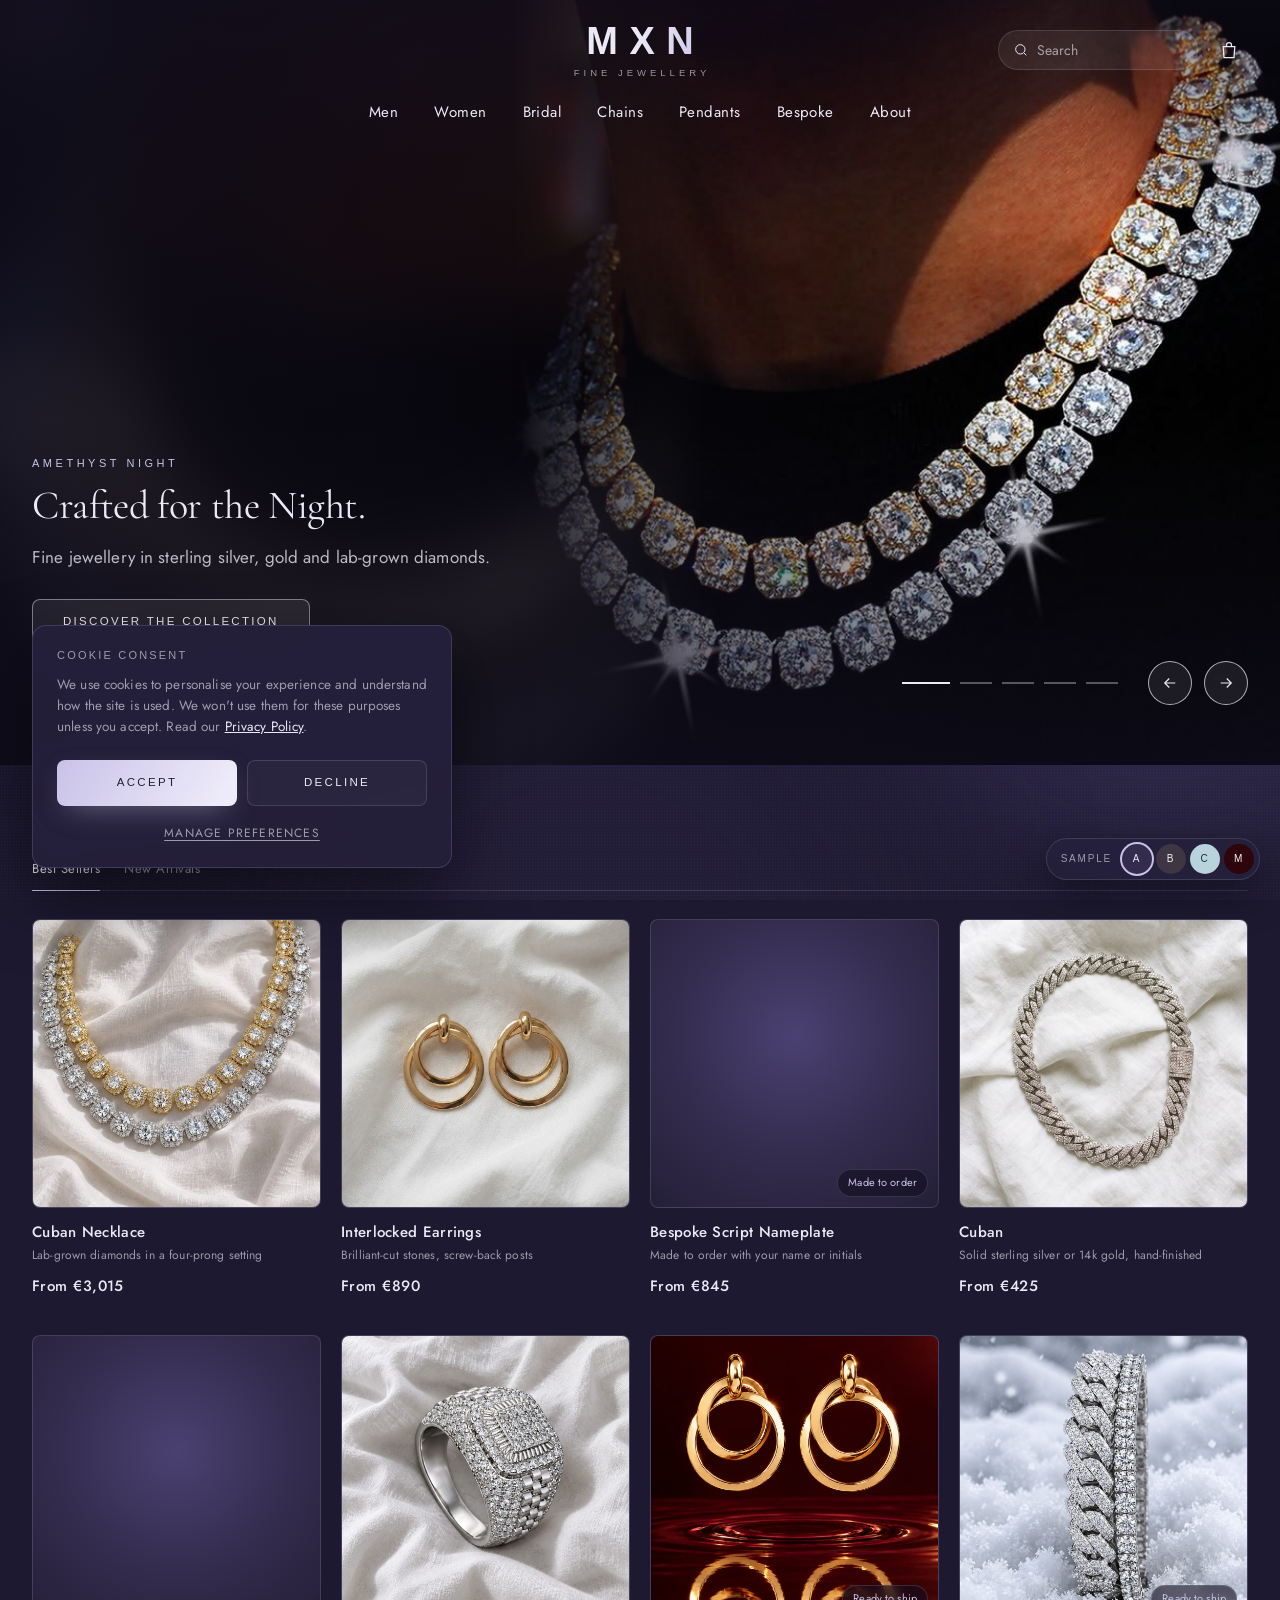
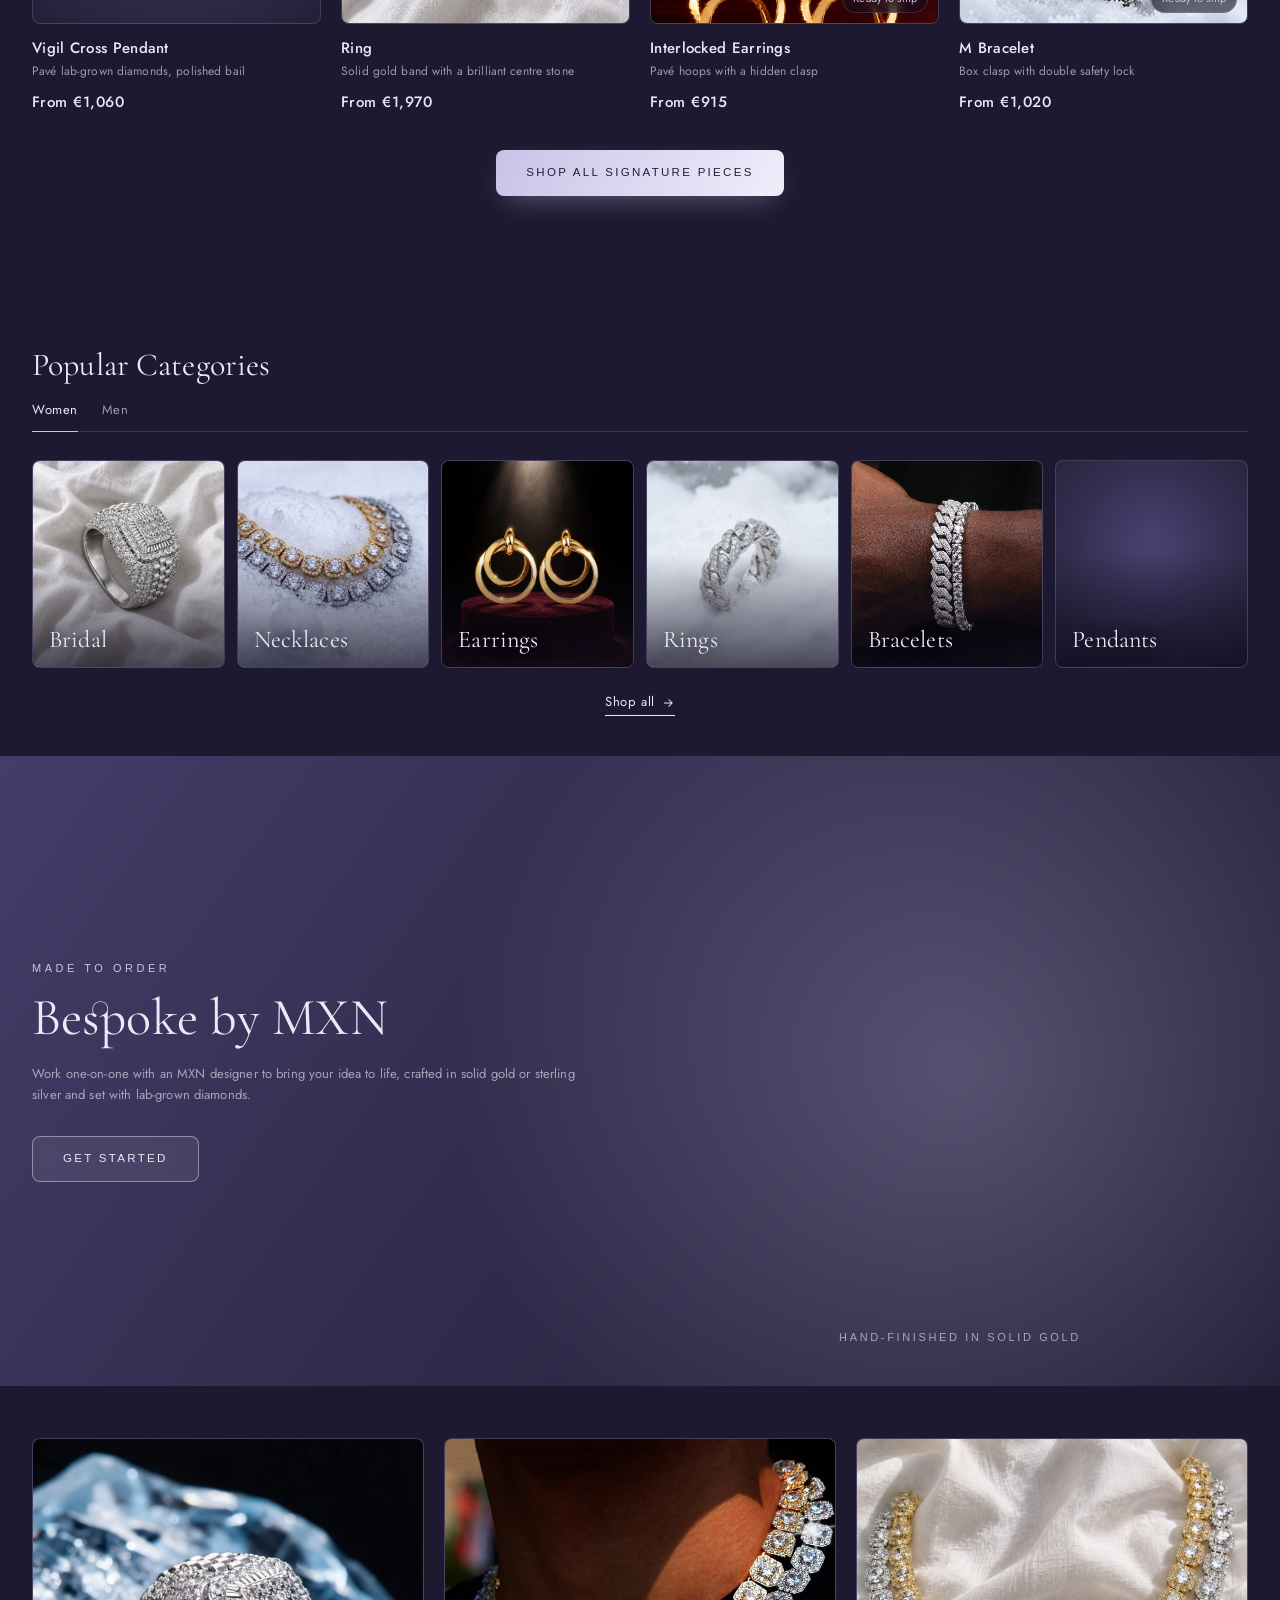
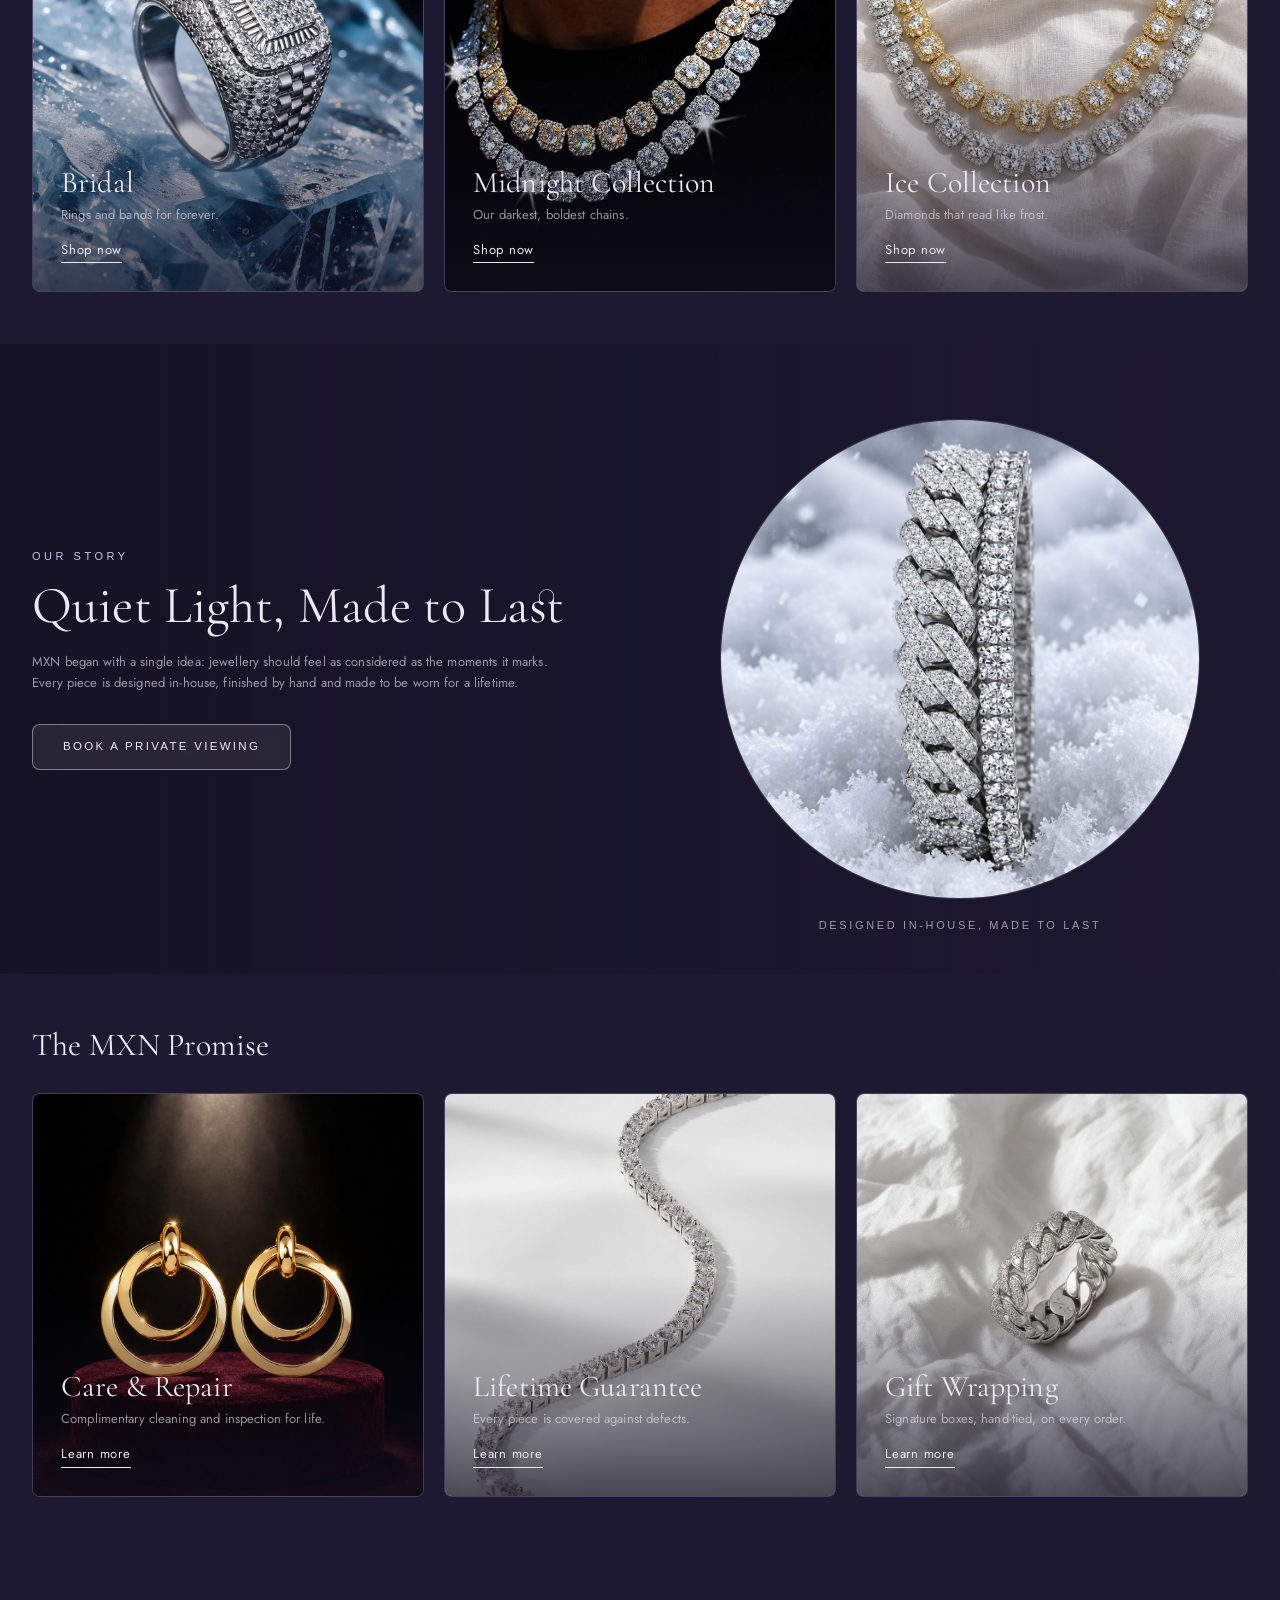
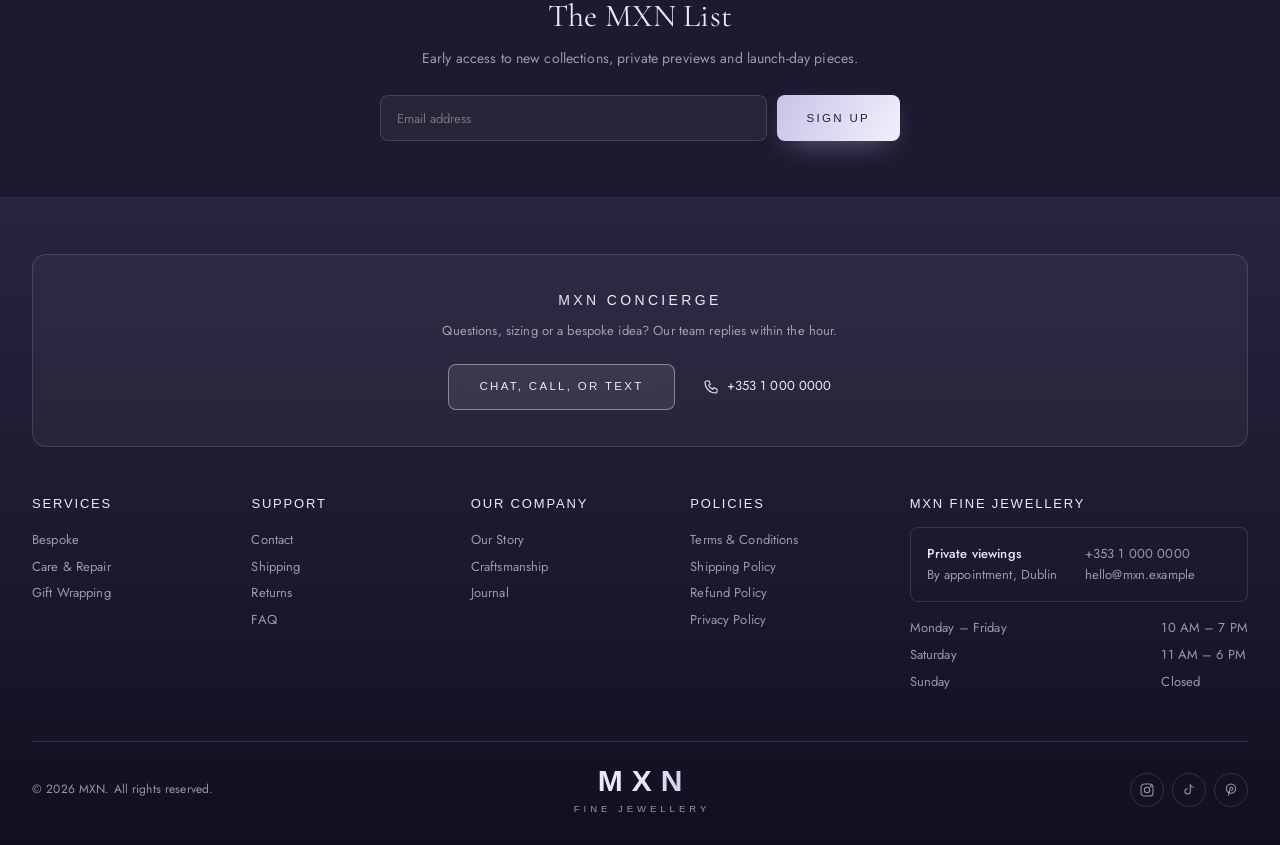
<file: index.html>
<!doctype html>
<html lang="en" data-theme="amethyst">
<head><meta name="robots" content="noindex, nofollow">
<meta charset="utf-8">
<meta name="viewport" content="width=device-width, initial-scale=1">
<title>MXN Fine Jewellery</title>
<meta name="description" content="MXN fine jewellery: chains, pendants, rings and earrings in sterling silver, gold and lab-grown diamonds.">
<script>document.documentElement.dataset.theme='amethyst';try{localStorage.setItem('mxn-theme','amethyst')}catch(e){}</script>
<link rel="preconnect" href="https://fonts.googleapis.com">
<link rel="preconnect" href="https://fonts.gstatic.com" crossorigin>
<link rel="stylesheet" href="https://fonts.googleapis.com/css2?family=Cormorant+Garamond:ital,wght@0,400;0,500;0,600;1,400;1,500&family=Jost:wght@300;400;500&family=Syncopate:wght@400;700&display=swap">
<link rel="stylesheet" href="assets/styles.css?v=mwm6lv3z">
<link rel="icon" href="data:image/svg+xml,%3Csvg xmlns='http://www.w3.org/2000/svg' viewBox='0 0 32 32'%3E%3Crect width='32' height='32' rx='6' fill='%23332c4d'/%3E%3Ctext x='16' y='22' text-anchor='middle' font-family='serif' font-size='15' fill='%23b8d3db'%3EM%3C/text%3E%3C/svg%3E">
</head>
<body class="page-home">
<section class="cookie" id="cookie" aria-labelledby="cookie-h" hidden>
<h2 id="cookie-h">COOKIE CONSENT</h2>
<p>We use cookies to personalise your experience and understand how the site is used. We won't use them for these purposes unless you accept. Read our <a href="privacy-policy.html">Privacy Policy</a>.</p>
<div class="cookie-actions"><div class="cookie-btns"><button class="btn btn-solid" type="button" data-cookie="accept">Accept</button><button class="btn btn-line" type="button" data-cookie="decline">Decline</button></div>
<button class="link-btn small-caps" type="button" data-open="prefs">MANAGE PREFERENCES</button></div>
</section>
<div class="motion-bg" aria-hidden="true"><span class="orb o1"></span><span class="orb o2"></span><span class="orb o3"></span><span class="orb o4"></span><span class="grain"></span></div>
<a class="skip" href="#main">Skip to content</a>
<header class="site-header over-hero" id="top"><div class="header-inner">
<button class="icon-btn menu-btn" type="button" aria-label="Menu" data-open="mobile-menu"><svg viewBox="0 0 24 24" aria-hidden="true"><path d="M3 7h18M3 12h18M3 17h18"/></svg></button>
<a class="logo" href="home.html" aria-label="MXN home"><span class="logo-word">MXN</span><span class="logo-sub">Fine Jewellery</span></a>
<nav class="main-nav" aria-label="Main">
<ul><li class="has-mega" data-mega="men"><details><summary class="nav-link">Men</summary><div class="mega" id="mega-men" role="region" aria-label="men menu">
<div class="mega-inner">
<div class="mega-col"><h4>Men's Categories</h4><ul><li><a href="mens-chains.html">Chains</a></li><li><a href="mens-pendants.html">Pendants</a></li><li><a href="mens-jewelry.html">Earrings</a></li><li><a href="mens-jewelry.html">Bracelets</a></li><li><a href="mens-jewelry.html">Rings</a></li><li><a href="mens-jewelry.html">Necklaces</a></li></ul></div>
<div class="mega-col"><h4>Collections</h4><ul><li><a href="home.html#favourites">Signature Pieces</a></li><li><a href="mens-jewelry.html">New Arrivals</a></li><li><a href="home.html#bespoke">Bespoke</a></li><li><a href="mens-jewelry.html">Gifts</a></li></ul></div>
<div class="mega-tiles"><a class="mega-tile" href="mens-chains.html"><span class="tile-art"><img class="art-photo" src="photos/chains/cuban-01.jpg" alt="" loading="lazy" decoding="async"></span><span class="tile-label">Silver &amp; Gold Chains</span></a><a class="mega-tile" href="mens-pendants.html"><span class="tile-art"><svg class="art art-empty" viewBox="0 0 400 400" aria-hidden="true" xmlns="http://www.w3.org/2000/svg"></svg></span><span class="tile-label">Pendants</span></a><a class="mega-tile" href="home.html#bespoke"><span class="tile-art"><svg class="art art-empty" viewBox="0 0 400 400" aria-hidden="true" xmlns="http://www.w3.org/2000/svg"></svg></span><span class="tile-label">Bespoke</span></a></div>
</div>
<div class="mega-foot"><a href="mens-jewelry.html">Shop all men's jewellery <svg viewBox="0 0 24 24" aria-hidden="true"><path d="M9 6l6 6-6 6"/></svg></a></div>
</div></details></li><li class="has-mega" data-mega="women"><details><summary class="nav-link">Women</summary><div class="mega" id="mega-women" role="region" aria-label="women menu">
<div class="mega-inner">
<div class="mega-col"><h4>Women's Categories</h4><ul><li><a href="mens-jewelry.html">Necklaces</a></li><li><a href="mens-jewelry.html">Earrings</a></li><li><a href="mens-jewelry.html">Rings</a></li><li><a href="mens-jewelry.html">Bracelets</a></li><li><a href="mens-pendants.html">Pendants</a></li><li><a href="home.html#collections">Bridal</a></li></ul></div>
<div class="mega-col"><h4>Collections</h4><ul><li><a href="home.html#favourites">Signature Pieces</a></li><li><a href="mens-jewelry.html">New Arrivals</a></li><li><a href="home.html#bespoke">Bespoke</a></li><li><a href="mens-jewelry.html">Gifts</a></li></ul></div>
<div class="mega-tiles"><a class="mega-tile" href="mens-jewelry.html"><span class="tile-art"><img class="art-photo" src="photos/necklaces/cuban-necklace-01.jpg" alt="" loading="lazy" decoding="async"></span><span class="tile-label">Tennis Necklaces</span></a><a class="mega-tile" href="mens-jewelry.html"><span class="tile-art"><img class="art-photo" src="photos/earrings/interlocked-earrings-02.jpg" alt="" loading="lazy" decoding="async"></span><span class="tile-label">Earrings</span></a><a class="mega-tile" href="mens-jewelry.html"><span class="tile-art"><img class="art-photo" src="photos/rings/cuban-ring-03.jpg" alt="" loading="lazy" decoding="async"></span><span class="tile-label">Rings</span></a></div>
</div>
<div class="mega-foot"><a href="mens-jewelry.html">Shop all women's jewellery <svg viewBox="0 0 24 24" aria-hidden="true"><path d="M9 6l6 6-6 6"/></svg></a></div>
</div></details></li><li><a class="nav-link" href="home.html#collections">Bridal</a></li><li><a class="nav-link" href="mens-chains.html">Chains</a></li><li><a class="nav-link" href="mens-pendants.html">Pendants</a></li><li><a class="nav-link" href="home.html#bespoke">Bespoke</a></li><li><a class="nav-link" href="home.html#story">About</a></li></ul>
</nav>
<div class="header-tools">
<form class="search" role="search" action="mens-jewelry.html"><span class="search-ic"><svg viewBox="0 0 24 24" aria-hidden="true"><circle cx="11" cy="11" r="7"/><path d="M20 20l-3.5-3.5"/></svg></span><input type="search" name="q" placeholder="Search" aria-label="Search"></form>
<button class="icon-btn search-mobile" type="button" aria-label="Search" data-open="search-drawer"><svg viewBox="0 0 24 24" aria-hidden="true"><circle cx="11" cy="11" r="7"/><path d="M20 20l-3.5-3.5"/></svg></button>
<button class="icon-btn bag-btn" type="button" aria-label="Bag" data-open="bag"><svg viewBox="0 0 24 24" aria-hidden="true"><path d="M5 8h14l-1 13H6z"/><path d="M9 8V6a3 3 0 0 1 6 0v2"/></svg><span class="bag-count" hidden>0</span></button>
</div>
</div></header>
<main id="main">

<section class="hero-outer" aria-label="Featured">
<section class="hero" aria-roledescription="carousel" aria-label="Featured">
<div class="hero-track">
<div class="hero-slide active" role="group" aria-label="Slide 1 of 5">
<div class="hero-scene has-photo"><div class="hero-bg"><img class="hero-fill" src="photos/chains/box-chain-03.jpg" alt="" aria-hidden="true" decoding="async"><img class="art-photo" src="photos/chains/box-chain-03.jpg" alt="" style="object-position:50% 35%" fetchpriority="high" decoding="async"></div></div>
<div class="hero-copy"><p class="eyebrow">Amethyst Night</p><h1 class="hero-title">Crafted for the Night.</h1><p class="hero-sub">Fine jewellery in sterling silver, gold and lab-grown diamonds.</p><a class="btn btn-glass" href="mens-jewelry.html">Discover the collection</a></div>
</div><div class="hero-slide" role="group" aria-label="Slide 2 of 5" aria-hidden="true">
<div class="hero-scene has-photo"><div class="hero-bg"><img class="hero-fill" src="photos/earrings/interlocked-earrings-02.jpg" alt="" aria-hidden="true" decoding="async"><img class="art-photo" src="photos/earrings/interlocked-earrings-02.jpg" alt="" style="object-position:50% 40%" decoding="async"></div></div>
<div class="hero-copy"><p class="eyebrow">Amethyst Night</p><h1 class="hero-title">Light, Held Close.</h1><p class="hero-sub">Gold earrings that catch every room.</p><a class="btn btn-glass" href="mens-jewelry.html">Shop earrings</a></div>
</div><div class="hero-slide" role="group" aria-label="Slide 3 of 5" aria-hidden="true">
<div class="hero-scene has-photo"><div class="hero-bg"><img class="hero-fill" src="photos/necklaces/cuban-necklace-03.jpg" alt="" aria-hidden="true" decoding="async"><img class="art-photo" src="photos/necklaces/cuban-necklace-03.jpg" alt="" style="object-position:50% 50%" decoding="async"></div></div>
<div class="hero-copy"><p class="eyebrow">Amethyst Night</p><h1 class="hero-title">Cut Like Ice.</h1><p class="hero-sub">Lab-grown diamonds, set by hand in silver and gold.</p><a class="btn btn-glass" href="mens-jewelry.html">Shop necklaces</a></div>
</div><div class="hero-slide" role="group" aria-label="Slide 4 of 5" aria-hidden="true">
<div class="hero-scene has-photo"><div class="hero-bg"><img class="hero-fill" src="photos/rings/ring-07.jpg" alt="" aria-hidden="true" decoding="async"><img class="art-photo" src="photos/rings/ring-07.jpg" alt="" style="object-position:50% 55%" decoding="async"></div></div>
<div class="hero-copy"><p class="eyebrow">Amethyst Night</p><h1 class="hero-title">Bespoke by MXN.</h1><p class="hero-sub">Your name, your initials, your idea — made by hand.</p><a class="btn btn-glass" href="home.html#bespoke">Start your design</a></div>
</div><div class="hero-slide" role="group" aria-label="Slide 5 of 5" aria-hidden="true">
<div class="hero-scene has-photo"><div class="hero-bg"><img class="hero-fill" src="photos/bracelets/cuban-bracelet-05.jpg" alt="" aria-hidden="true" decoding="async"><img class="art-photo" src="photos/bracelets/cuban-bracelet-05.jpg" alt="" style="object-position:50% 50%" decoding="async"></div></div>
<div class="hero-copy"><p class="eyebrow">Amethyst Night</p><h1 class="hero-title">Made to Be Stacked.</h1><p class="hero-sub">Cuban links and tennis bracelets that layer beautifully.</p><a class="btn btn-glass" href="mens-jewelry.html">Shop bracelets</a></div>
</div>
</div>
<div class="hero-ctrl"><div class="hero-dots"><button type="button" aria-label="Go to slide 1" class="on" data-slide="0"></button><button type="button" aria-label="Go to slide 2" class="" data-slide="1"></button><button type="button" aria-label="Go to slide 3" class="" data-slide="2"></button><button type="button" aria-label="Go to slide 4" class="" data-slide="3"></button><button type="button" aria-label="Go to slide 5" class="" data-slide="4"></button></div>
<button class="circle-btn" type="button" aria-label="Previous slide" data-hero="prev"><svg viewBox="0 0 24 24" aria-hidden="true"><path d="M19 12H5M11 6l-6 6 6 6"/></svg></button><button class="circle-btn" type="button" aria-label="Next slide" data-hero="next"><svg viewBox="0 0 24 24" aria-hidden="true"><path d="M5 12h14M13 6l6 6-6 6"/></svg></button></div>
</section>
</section>

<section class="sec favourites" id="favourites" aria-labelledby="fav-h">
<div class="sec-head"><h2 id="fav-h" class="reveal">Signature Pieces</h2>
<div class="tabs line" role="tablist"><button role="tab" aria-selected="true" data-tab="fav-best">Best Sellers</button><button role="tab" aria-selected="false" data-tab="fav-new">New Arrivals</button></div></div>
<div class="tab-panel grid products" id="fav-best"><div class="card reveal " data-price="3015" data-metal="gold" data-ready="0" data-new="0" data-id="1">
<a class="card-media" href="#" aria-label="Cuban Necklace">
<span class="card-img a photo"><img src="photos/necklaces/cuban-necklace-01.jpg" alt="Cuban Necklace" loading="lazy" decoding="async"></span><span class="card-img b photo"><img src="photos/necklaces/cuban-necklace-01-hover.jpg" alt="" loading="lazy" decoding="async"></span>
<span class="shine"></span>

</a>
<button class="quick-add" type="button" data-add="Cuban Necklace">Add to bag</button>
<div class="card-body">
<h3 class="card-title"><a href="#">Cuban Necklace</a></h3>
<p class="card-line">Lab-grown diamonds in a four-prong setting</p>
<p class="price">From €3,015</p>
</div>
</div><div class="card reveal " data-price="890" data-metal="silver" data-ready="0" data-new="0" data-id="2">
<a class="card-media" href="#" aria-label="Interlocked Earrings">
<span class="card-img a photo"><img src="photos/earrings/interlocked-earrings-01.jpg" alt="Interlocked Earrings" loading="lazy" decoding="async"></span><span class="card-img b photo"><img src="photos/earrings/interlocked-earrings-01-hover.jpg" alt="" loading="lazy" decoding="async"></span>
<span class="shine"></span>

</a>
<button class="quick-add" type="button" data-add="Interlocked Earrings">Add to bag</button>
<div class="card-body">
<h3 class="card-title"><a href="#">Interlocked Earrings</a></h3>
<p class="card-line">Brilliant-cut stones, screw-back posts</p>
<p class="price">From €890</p>
</div>
</div><div class="card reveal " data-price="845" data-metal="rose" data-ready="1" data-new="1" data-id="3">
<a class="card-media" href="#" aria-label="Bespoke Script Nameplate">
<span class="card-img a"><svg class="art art-empty" viewBox="0 0 400 400" aria-hidden="true" xmlns="http://www.w3.org/2000/svg"></svg></span><span class="card-img b"><svg class="art art-empty" viewBox="0 0 400 400" aria-hidden="true" xmlns="http://www.w3.org/2000/svg"></svg></span>
<span class="shine"></span>
<span class="badge">Made to order</span>
</a>
<button class="quick-add" type="button" data-add="Bespoke Script Nameplate">Add to bag</button>
<div class="card-body">
<h3 class="card-title"><a href="#">Bespoke Script Nameplate</a></h3>
<p class="card-line">Made to order with your name or initials</p>
<p class="price">From €845</p>
</div>
</div><div class="card reveal " data-price="425" data-metal="rose" data-ready="0" data-new="0" data-id="4">
<a class="card-media" href="#" aria-label="Cuban">
<span class="card-img a photo"><img src="photos/chains/cuban-01.jpg" alt="Cuban" loading="lazy" decoding="async"></span><span class="card-img b photo"><img src="photos/chains/cuban-01-hover.jpg" alt="" loading="lazy" decoding="async"></span>
<span class="shine"></span>

</a>
<button class="quick-add" type="button" data-add="Cuban">Add to bag</button>
<div class="card-body">
<h3 class="card-title"><a href="#">Cuban</a></h3>
<p class="card-line">Solid sterling silver or 14k gold, hand-finished</p>
<p class="price">From €425</p>
</div>
</div><div class="card reveal " data-price="1060" data-metal="gold" data-ready="0" data-new="1" data-id="5">
<a class="card-media" href="#" aria-label="Vigil Cross Pendant">
<span class="card-img a"><svg class="art art-empty" viewBox="0 0 400 400" aria-hidden="true" xmlns="http://www.w3.org/2000/svg"></svg></span><span class="card-img b"><svg class="art art-empty" viewBox="0 0 400 400" aria-hidden="true" xmlns="http://www.w3.org/2000/svg"></svg></span>
<span class="shine"></span>

</a>
<button class="quick-add" type="button" data-add="Vigil Cross Pendant">Add to bag</button>
<div class="card-body">
<h3 class="card-title"><a href="#">Vigil Cross Pendant</a></h3>
<p class="card-line">Pavé lab-grown diamonds, polished bail</p>
<p class="price">From €1,060</p>
</div>
</div><div class="card reveal " data-price="1970" data-metal="silver" data-ready="0" data-new="0" data-id="6">
<a class="card-media" href="#" aria-label="Ring">
<span class="card-img a photo"><img src="photos/rings/ring-01.jpg" alt="Ring" loading="lazy" decoding="async"></span><span class="card-img b photo"><img src="photos/rings/ring-01-hover.jpg" alt="" loading="lazy" decoding="async"></span>
<span class="shine"></span>

</a>
<button class="quick-add" type="button" data-add="Ring">Add to bag</button>
<div class="card-body">
<h3 class="card-title"><a href="#">Ring</a></h3>
<p class="card-line">Solid gold band with a brilliant centre stone</p>
<p class="price">From €1,970</p>
</div>
</div><div class="card reveal " data-price="915" data-metal="gold" data-ready="1" data-new="1" data-id="7">
<a class="card-media" href="#" aria-label="Interlocked Earrings">
<span class="card-img a photo"><img src="photos/earrings/interlocked-earrings-02.jpg" alt="Interlocked Earrings" loading="lazy" decoding="async"></span><span class="card-img b photo"><img src="photos/earrings/interlocked-earrings-02-hover.jpg" alt="" loading="lazy" decoding="async"></span>
<span class="shine"></span>
<span class="badge">Ready to ship</span>
</a>
<button class="quick-add" type="button" data-add="Interlocked Earrings">Add to bag</button>
<div class="card-body">
<h3 class="card-title"><a href="#">Interlocked Earrings</a></h3>
<p class="card-line">Pavé hoops with a hidden clasp</p>
<p class="price">From €915</p>
</div>
</div><div class="card reveal " data-price="1020" data-metal="rose" data-ready="1" data-new="0" data-id="8">
<a class="card-media" href="#" aria-label="M Bracelet">
<span class="card-img a photo"><img src="photos/bracelets/m-bracelet-01.jpg" alt="M Bracelet" loading="lazy" decoding="async"></span><span class="card-img b photo"><img src="photos/bracelets/m-bracelet-01-hover.jpg" alt="" loading="lazy" decoding="async"></span>
<span class="shine"></span>
<span class="badge">Ready to ship</span>
</a>
<button class="quick-add" type="button" data-add="M Bracelet">Add to bag</button>
<div class="card-body">
<h3 class="card-title"><a href="#">M Bracelet</a></h3>
<p class="card-line">Box clasp with double safety lock</p>
<p class="price">From €1,020</p>
</div>
</div></div>
<div class="tab-panel grid products" id="fav-new" hidden><div class="card reveal " data-price="865" data-metal="silver" data-ready="1" data-new="0" data-id="9">
<a class="card-media" href="#" aria-label="Vigil Cross Pendant">
<span class="card-img a"><svg class="art art-empty" viewBox="0 0 400 400" aria-hidden="true" xmlns="http://www.w3.org/2000/svg"></svg></span><span class="card-img b"><svg class="art art-empty" viewBox="0 0 400 400" aria-hidden="true" xmlns="http://www.w3.org/2000/svg"></svg></span>
<span class="shine"></span>
<span class="badge">Ready to ship</span>
</a>
<button class="quick-add" type="button" data-add="Vigil Cross Pendant">Add to bag</button>
<div class="card-body">
<h3 class="card-title"><a href="#">Vigil Cross Pendant</a></h3>
<p class="card-line">Pavé lab-grown diamonds, polished bail</p>
<p class="price">From €865</p>
</div>
</div><div class="card reveal " data-price="480" data-metal="rose" data-ready="1" data-new="0" data-id="10">
<a class="card-media" href="#" aria-label="Cuban">
<span class="card-img a photo"><img src="photos/chains/cuban-02.jpg" alt="Cuban" loading="lazy" decoding="async"></span><span class="card-img b photo same"><img src="photos/chains/cuban-02.jpg" alt="" loading="lazy" decoding="async"></span>
<span class="shine"></span>
<span class="badge">Ready to ship</span>
</a>
<button class="quick-add" type="button" data-add="Cuban">Add to bag</button>
<div class="card-body">
<h3 class="card-title"><a href="#">Cuban</a></h3>
<p class="card-line">Solid sterling silver or 14k gold, hand-finished</p>
<p class="price">From €480</p>
</div>
</div><div class="card reveal " data-price="1160" data-metal="rose" data-ready="1" data-new="1" data-id="11">
<a class="card-media" href="#" aria-label="Interlocked Earrings">
<span class="card-img a photo"><img src="photos/earrings/interlocked-earrings-03.jpg" alt="Interlocked Earrings" loading="lazy" decoding="async"></span><span class="card-img b photo same"><img src="photos/earrings/interlocked-earrings-03.jpg" alt="" loading="lazy" decoding="async"></span>
<span class="shine"></span>
<span class="badge">Ready to ship</span>
</a>
<button class="quick-add" type="button" data-add="Interlocked Earrings">Add to bag</button>
<div class="card-body">
<h3 class="card-title"><a href="#">Interlocked Earrings</a></h3>
<p class="card-line">Pavé hoops with a hidden clasp</p>
<p class="price">From €1,160</p>
</div>
</div><div class="card reveal " data-price="2150" data-metal="silver" data-ready="1" data-new="1" data-id="12">
<a class="card-media" href="#" aria-label="Ring">
<span class="card-img a photo"><img src="photos/rings/ring-02.jpg" alt="Ring" loading="lazy" decoding="async"></span><span class="card-img b photo same"><img src="photos/rings/ring-02.jpg" alt="" loading="lazy" decoding="async"></span>
<span class="shine"></span>
<span class="badge">Ready to ship</span>
</a>
<button class="quick-add" type="button" data-add="Ring">Add to bag</button>
<div class="card-body">
<h3 class="card-title"><a href="#">Ring</a></h3>
<p class="card-line">Solid gold band with a brilliant centre stone</p>
<p class="price">From €2,150</p>
</div>
</div><div class="card reveal " data-price="1160" data-metal="gold" data-ready="1" data-new="0" data-id="13">
<a class="card-media" href="#" aria-label="M Bracelet">
<span class="card-img a photo"><img src="photos/bracelets/m-bracelet-02.jpg" alt="M Bracelet" loading="lazy" decoding="async"></span><span class="card-img b photo same"><img src="photos/bracelets/m-bracelet-02.jpg" alt="" loading="lazy" decoding="async"></span>
<span class="shine"></span>
<span class="badge">Ready to ship</span>
</a>
<button class="quick-add" type="button" data-add="M Bracelet">Add to bag</button>
<div class="card-body">
<h3 class="card-title"><a href="#">M Bracelet</a></h3>
<p class="card-line">Box clasp with double safety lock</p>
<p class="price">From €1,160</p>
</div>
</div><div class="card reveal " data-price="690" data-metal="silver" data-ready="0" data-new="0" data-id="14">
<a class="card-media" href="#" aria-label="Queen Bee">
<span class="card-img a photo"><img src="photos/earrings/queen-bee-04.jpg" alt="Queen Bee" loading="lazy" decoding="async"></span><span class="card-img b photo"><img src="photos/earrings/queen-bee-04-hover.jpg" alt="" loading="lazy" decoding="async"></span>
<span class="shine"></span>

</a>
<button class="quick-add" type="button" data-add="Queen Bee">Add to bag</button>
<div class="card-body">
<h3 class="card-title"><a href="#">Queen Bee</a></h3>
<p class="card-line">Brilliant-cut stones, screw-back posts</p>
<p class="price">From €690</p>
</div>
</div><div class="card reveal " data-price="2965" data-metal="gold" data-ready="0" data-new="0" data-id="15">
<a class="card-media" href="#" aria-label="Cuban Necklace">
<span class="card-img a photo"><img src="photos/necklaces/cuban-necklace-02.jpg" alt="Cuban Necklace" loading="lazy" decoding="async"></span><span class="card-img b photo"><img src="photos/necklaces/cuban-necklace-02-hover.jpg" alt="" loading="lazy" decoding="async"></span>
<span class="shine"></span>

</a>
<button class="quick-add" type="button" data-add="Cuban Necklace">Add to bag</button>
<div class="card-body">
<h3 class="card-title"><a href="#">Cuban Necklace</a></h3>
<p class="card-line">Lab-grown diamonds in a four-prong setting</p>
<p class="price">From €2,965</p>
</div>
</div><div class="card reveal " data-price="1205" data-metal="rose" data-ready="1" data-new="0" data-id="16">
<a class="card-media" href="#" aria-label="Vigil Cross Pendant">
<span class="card-img a"><svg class="art art-empty" viewBox="0 0 400 400" aria-hidden="true" xmlns="http://www.w3.org/2000/svg"></svg></span><span class="card-img b"><svg class="art art-empty" viewBox="0 0 400 400" aria-hidden="true" xmlns="http://www.w3.org/2000/svg"></svg></span>
<span class="shine"></span>
<span class="badge">Ready to ship</span>
</a>
<button class="quick-add" type="button" data-add="Vigil Cross Pendant">Add to bag</button>
<div class="card-body">
<h3 class="card-title"><a href="#">Vigil Cross Pendant</a></h3>
<p class="card-line">Pavé lab-grown diamonds, polished bail</p>
<p class="price">From €1,205</p>
</div>
</div></div>
<div class="center"><a class="btn btn-solid" href="mens-jewelry.html">Shop all signature pieces</a></div>
</section>

<section class="sec categories" id="categories" aria-labelledby="cat-h">
<div class="sec-head"><h2 id="cat-h" class="reveal">Popular Categories</h2>
<div class="tabs line" role="tablist"><button role="tab" aria-selected="true" data-tab="cat-women">Women</button><button role="tab" aria-selected="false" data-tab="cat-men">Men</button></div></div>
<div class="tab-panel grid cats" id="cat-women"><a class="cat-tile reveal" href="home.html#collections"><span class="tile-art"><img class="art-photo" src="photos/rings/ring-01.jpg" alt="" loading="lazy" decoding="async"></span><span class="tile-label">Bridal</span></a><a class="cat-tile reveal" href="mens-jewelry.html"><span class="tile-art"><img class="art-photo" src="photos/necklaces/cuban-necklace-02.jpg" alt="" loading="lazy" decoding="async"></span><span class="tile-label">Necklaces</span></a><a class="cat-tile reveal" href="mens-jewelry.html"><span class="tile-art"><img class="art-photo" src="photos/earrings/interlocked-earrings-03.jpg" alt="" loading="lazy" decoding="async"></span><span class="tile-label">Earrings</span></a><a class="cat-tile reveal" href="mens-jewelry.html"><span class="tile-art"><img class="art-photo" src="photos/rings/cuban-ring-04.jpg" alt="" loading="lazy" decoding="async"></span><span class="tile-label">Rings</span></a><a class="cat-tile reveal" href="mens-jewelry.html"><span class="tile-art"><img class="art-photo" src="photos/bracelets/cuban-bracelet-05.jpg" alt="" loading="lazy" decoding="async"></span><span class="tile-label">Bracelets</span></a><a class="cat-tile reveal" href="mens-pendants.html"><span class="tile-art"><svg class="art art-empty" viewBox="0 0 400 400" aria-hidden="true" xmlns="http://www.w3.org/2000/svg"></svg></span><span class="tile-label">Pendants</span></a></div>
<div class="tab-panel grid cats" id="cat-men" hidden><a class="cat-tile reveal" href="mens-chains.html"><span class="tile-art"><img class="art-photo" src="photos/chains/cuban-01.jpg" alt="" loading="lazy" decoding="async"></span><span class="tile-label">Chains</span></a><a class="cat-tile reveal" href="mens-pendants.html"><span class="tile-art"><svg class="art art-empty" viewBox="0 0 400 400" aria-hidden="true" xmlns="http://www.w3.org/2000/svg"></svg></span><span class="tile-label">Pendants</span></a><a class="cat-tile reveal" href="mens-jewelry.html"><span class="tile-art"><img class="art-photo" src="photos/rings/cuban-ring-03.jpg" alt="" loading="lazy" decoding="async"></span><span class="tile-label">Rings</span></a><a class="cat-tile reveal" href="mens-jewelry.html"><span class="tile-art"><img class="art-photo" src="photos/bracelets/tennis-bracelet-04.jpg" alt="" loading="lazy" decoding="async"></span><span class="tile-label">Bracelets</span></a><a class="cat-tile reveal" href="mens-jewelry.html"><span class="tile-art"><img class="art-photo" src="photos/earrings/queen-bee-05.jpg" alt="" loading="lazy" decoding="async"></span><span class="tile-label">Earrings</span></a><a class="cat-tile reveal" href="mens-chains.html"><span class="tile-art"><img class="art-photo" src="photos/necklaces/cuban-necklace-03.jpg" alt="" loading="lazy" decoding="async"></span><span class="tile-label">Tennis Chains</span></a></div>
<div class="center"><a class="text-link" href="mens-jewelry.html">Shop all <svg viewBox="0 0 24 24" aria-hidden="true"><path d="M5 12h14M13 6l6 6-6 6"/></svg></a></div>
</section>

<section class="bespoke" id="bespoke" aria-labelledby="bes-h">
<div class="bespoke-copy reveal"><p class="eyebrow">Made to order</p><h2 id="bes-h">Bespoke by MXN</h2><p>Work one-on-one with an MXN designer to bring your idea to life, crafted in solid gold or sterling silver and set with lab-grown diamonds.</p><a class="btn btn-glass" href="#" data-open="concierge">Get started</a></div>
<div class="bespoke-art" role="img" aria-label="Bespoke nameplate and shield pendant"><p class="art-caption">Hand-finished in solid gold</p><div class="parallax" data-speed="0.12"><svg class="art art-empty" viewBox="0 0 400 400" aria-hidden="true" xmlns="http://www.w3.org/2000/svg"></svg></div><div class="parallax p2" data-speed="-0.08"><svg class="art art-empty" viewBox="0 0 400 400" aria-hidden="true" xmlns="http://www.w3.org/2000/svg"></svg></div></div>
</section>

<section class="sec features" id="collections" aria-label="Collections">
<div class="grid three">
<a class="feature reveal" href="mens-jewelry.html"><span class="tile-art"><img class="art-photo" src="photos/rings/ring-02.jpg" alt="" loading="lazy" decoding="async"></span><span class="feature-copy"><h3>Bridal</h3><small>Rings and bands for forever.</small><span class="text-link">Shop now</span></span></a><a class="feature reveal" href="mens-chains.html"><span class="tile-art"><img class="art-photo" src="photos/chains/box-chain-03.jpg" alt="" loading="lazy" decoding="async"></span><span class="feature-copy"><h3>Midnight Collection</h3><small>Our darkest, boldest chains.</small><span class="text-link">Shop now</span></span></a><a class="feature reveal" href="mens-pendants.html"><span class="tile-art"><img class="art-photo" src="photos/necklaces/cuban-necklace-01.jpg" alt="" loading="lazy" decoding="async"></span><span class="feature-copy"><h3>Ice Collection</h3><small>Diamonds that read like frost.</small><span class="text-link">Shop now</span></span></a>
</div>
</section>

<section class="story" id="story" aria-labelledby="story-h">
<div class="story-copy reveal"><p class="eyebrow">Our Story</p><h2 id="story-h">Quiet Light, Made to Last</h2><p>MXN began with a single idea: jewellery should feel as considered as the moments it marks. Every piece is designed in-house, finished by hand and made to be worn for a lifetime.</p><a class="btn btn-glass" href="#" data-open="concierge">Book a private viewing</a></div>
<div class="story-art" role="img" aria-label="Cuban link bracelet"><p class="art-caption">Designed in-house, made to last</p><div class="story-frame parallax has-photo" data-speed="0.06"><img class="art-photo" src="photos/bracelets/m-bracelet-01.jpg" alt="" loading="lazy" decoding="async"></div></div>
</section>

<section class="sec promise" id="promise" aria-labelledby="pr-h">
<h2 id="pr-h" class="reveal">The MXN Promise</h2>
<div class="grid three">
<a class="feature small reveal" href="#" data-open="concierge"><span class="tile-art"><img class="art-photo" src="photos/earrings/interlocked-earrings-03.jpg" alt="" loading="lazy" decoding="async"></span><span class="feature-copy"><h3>Care &amp; Repair</h3><small>Complimentary cleaning and inspection for life.</small><span class="text-link">Learn more</span></span></a><a class="feature small reveal" href="#" data-open="concierge"><span class="tile-art"><img class="art-photo" src="photos/bracelets/tennis-bracelet-04.jpg" alt="" loading="lazy" decoding="async"></span><span class="feature-copy"><h3>Lifetime Guarantee</h3><small>Every piece is covered against defects.</small><span class="text-link">Learn more</span></span></a><a class="feature small reveal" href="#" data-open="concierge"><span class="tile-art"><img class="art-photo" src="photos/rings/cuban-ring-05.jpg" alt="" loading="lazy" decoding="async"></span><span class="feature-copy"><h3>Gift Wrapping</h3><small>Signature boxes, hand-tied, on every order.</small><span class="text-link">Learn more</span></span></a>
</div>
</section>
<section class="newsletter" aria-labelledby="nl-h"><div class="nl-inner reveal">
<h2 id="nl-h">The MXN List</h2>
<p>Early access to new collections, private previews and launch-day pieces.</p>
<form class="nl-form" data-thanks="You're on the list."><input required type="email" placeholder="Email address" aria-label="Email address"><button class="btn btn-solid" type="submit">Sign up</button></form>
</div></section>
</main>
<footer class="site-footer">
<div class="concierge-strip"><p class="cs-h">MXN Concierge</p><p class="cs-sub">Questions, sizing or a bespoke idea? Our team replies within the hour.</p>
<div class="cs-actions"><button type="button" class="btn btn-glass" data-open="concierge">Chat, Call, or Text</button><a class="cs-phone" href="tel:+35310000000"><svg viewBox="0 0 24 24" aria-hidden="true"><path d="M5 3h4l2 5-2.5 1.5a11 11 0 0 0 6 6L16 13l5 2v4a2 2 0 0 1-2 2A16 16 0 0 1 3 5a2 2 0 0 1 2-2"/></svg><span>+353 1 000 0000</span></a></div></div>
<div class="footer-grid">
<div class="f-links"><div class="f-col"><details open><summary><h2 class="f-h">Services</h2><svg viewBox="0 0 24 24" aria-hidden="true"><path d="M9 6l6 6-6 6"/></svg></summary><ul><li><a href="home.html#bespoke">Bespoke</a></li><li><a href="home.html#promise">Care &amp; Repair</a></li><li><a href="home.html#promise">Gift Wrapping</a></li></ul></details></div><div class="f-col"><details open><summary><h2 class="f-h">Support</h2><svg viewBox="0 0 24 24" aria-hidden="true"><path d="M9 6l6 6-6 6"/></svg></summary><ul><li><a href="#concierge" data-open="concierge">Contact</a></li><li><a href="privacy-policy.html">Shipping</a></li><li><a href="privacy-policy.html">Returns</a></li><li><a href="home.html#promise">FAQ</a></li></ul></details></div><div class="f-col"><details open><summary><h2 class="f-h">Our Company</h2><svg viewBox="0 0 24 24" aria-hidden="true"><path d="M9 6l6 6-6 6"/></svg></summary><ul><li><a href="home.html#story">Our Story</a></li><li><a href="home.html#story">Craftsmanship</a></li><li><a href="home.html#story">Journal</a></li></ul></details></div><div class="f-col"><details open><summary><h2 class="f-h">Policies</h2><svg viewBox="0 0 24 24" aria-hidden="true"><path d="M9 6l6 6-6 6"/></svg></summary><ul><li><a href="privacy-policy.html">Terms &amp; Conditions</a></li><li><a href="privacy-policy.html">Shipping Policy</a></li><li><a href="privacy-policy.html">Refund Policy</a></li><li><a href="privacy-policy.html">Privacy Policy</a></li></ul></details></div></div>
<div class="f-col f-brand"><h2 class="f-h">MXN Fine Jewellery</h2><div class="f-box"><p><b>Private viewings</b><br>By appointment, Dublin</p><p><a href="tel:+35310000000">+353 1 000 0000</a><br><a href="mailto:hello@mxn.example">hello@mxn.example</a></p></div>
<dl class="hours"><dt>Monday – Friday</dt><dd>10 AM – 7 PM</dd><dt>Saturday</dt><dd>11 AM – 6 PM</dd><dt>Sunday</dt><dd>Closed</dd></dl></div>
</div>
<div class="footer-base"><span>© 2026 MXN. All rights reserved.</span><a class="logo big" href="home.html"><span class="logo-word">MXN</span><span class="logo-sub">Fine Jewellery</span></a>
<span class="socials"><a href="#" aria-label="Instagram"><svg viewBox="0 0 24 24" aria-hidden="true"><rect x="3" y="3" width="18" height="18" rx="5"/><circle cx="12" cy="12" r="4"/><circle cx="17.5" cy="6.5" r=".8"/></svg></a><a href="#" aria-label="TikTok"><svg viewBox="0 0 24 24" aria-hidden="true"><path d="M14 3v11a4 4 0 1 1-4-4M14 3c.5 3 2.5 5 5 5"/></svg></a><a href="#" aria-label="Pinterest"><svg viewBox="0 0 24 24" aria-hidden="true"><circle cx="12" cy="10" r="7"/><path d="M11 8l-3 13M11 8c4-1 5 4 1 5"/></svg></a></span></div>
</footer>
<div class="sample-switch" role="group" aria-label="Landing page samples"><span>Sample</span><a href="home.html" class="on" data-theme-link="amethyst" title="Amethyst Night">A</a><a href="plum.html" class="" data-theme-link="plum" title="Smoked Plum">B</a><a href="frost.html" class="" data-theme-link="frost" title="Ice Frost">C</a><a href="motion.html" class="" title="Motion test (Burgundy Night with Motion effects)">M</a></div>

<div class="scrim" data-close></div>
<aside class="drawer drawer-left mobile-menu" id="mobile-menu" aria-label="Menu" role="dialog" aria-modal="true" hidden>
<div class="drawer-head"><h2 class="sr-only">Menu</h2><a class="logo" href="home.html"><span class="logo-word">MXN</span><span class="logo-sub">Fine Jewellery</span></a><button class="icon-btn round" type="button" aria-label="Close" data-close><svg viewBox="0 0 24 24" aria-hidden="true"><path d="M6 6l12 12M18 6L6 18"/></svg></button></div>
<form class="search wide" action="mens-jewelry.html"><span class="search-ic"><svg viewBox="0 0 24 24" aria-hidden="true"><circle cx="11" cy="11" r="7"/><path d="M20 20l-3.5-3.5"/></svg></span><input type="search" name="q" placeholder="What are you looking for?" aria-label="Search"></form>
<ul class="mm-list"><li><details><summary>Men<svg viewBox="0 0 24 24" aria-hidden="true"><path d="M9 6l6 6-6 6"/></svg></summary><ul><li><a href="mens-chains.html">Chains</a></li><li><a href="mens-pendants.html">Pendants</a></li><li><a href="mens-jewelry.html">Earrings</a></li><li><a href="mens-jewelry.html">Bracelets</a></li><li><a href="mens-jewelry.html">Rings</a></li><li><a href="mens-jewelry.html">Necklaces</a></li></ul></details></li><li><details><summary>Women<svg viewBox="0 0 24 24" aria-hidden="true"><path d="M9 6l6 6-6 6"/></svg></summary><ul><li><a href="mens-jewelry.html">Necklaces</a></li><li><a href="mens-jewelry.html">Earrings</a></li><li><a href="mens-jewelry.html">Rings</a></li><li><a href="mens-jewelry.html">Bracelets</a></li><li><a href="mens-pendants.html">Pendants</a></li><li><a href="home.html#collections">Bridal</a></li></ul></details></li><li><a href="home.html#collections">Bridal</a></li><li><a href="mens-chains.html">Chains</a></li><li><a href="mens-pendants.html">Pendants</a></li><li><a href="home.html#bespoke">Bespoke</a></li><li><details><summary>About<svg viewBox="0 0 24 24" aria-hidden="true"><path d="M9 6l6 6-6 6"/></svg></summary><ul><li><a href="home.html#story">Our Story</a></li><li><a href="home.html#promise">The MXN Promise</a></li><li><a href="privacy-policy.html">Privacy Policy</a></li></ul></details></li></ul>
</aside>
<aside class="drawer drawer-right" id="concierge" aria-label="MXN Concierge" role="dialog" aria-modal="true" hidden>
<div class="concierge-hero"><div class="ch-art"><svg class="art art-empty" viewBox="0 0 400 400" aria-hidden="true" xmlns="http://www.w3.org/2000/svg"></svg></div>
<button class="icon-btn round light" type="button" aria-label="Close" data-close><svg viewBox="0 0 24 24" aria-hidden="true"><path d="M6 6l12 12M18 6L6 18"/></svg></button>
<div class="ch-id"><span class="avatar">M</span><div><h3>MXN Concierge</h3><span class="status"><i></i>Replies within the hour</span></div></div></div>
<div class="tabs pill" role="tablist"><button role="tab" aria-selected="true" data-tab="c-msg">Message</button><button role="tab" aria-selected="false" data-tab="c-contact">Contact</button></div>
<div class="tab-panel" id="c-msg"><h3 class="c-done">A member of our sales team will be in touch via text message soon.</h3><p class="bubble">Leave us a message and your MXN stylist will reply by text or email.</p>
<form class="stack-form" data-thanks="Thank you — your stylist will be in touch soon."><input required placeholder="Your name" aria-label="Your name"><input required type="email" placeholder="Email" aria-label="Email"><textarea rows="4" placeholder="How can we help?" aria-label="Message"></textarea><button class="btn btn-solid" type="submit">Send message</button></form></div>
<div class="tab-panel" id="c-contact" hidden><ul class="contact-list"><li><b>Call or text</b><a href="tel:+35310000000">+353 1 000 0000</a></li><li><b>Email</b><a href="mailto:hello@mxn.example">hello@mxn.example</a></li><li><b>Hours</b><span>Mon – Sat, 10am – 7pm</span></li><li><b>Viewings</b><span>Private appointments on request</span></li></ul></div>
</aside>
<aside class="drawer drawer-right" id="search-drawer" aria-label="Search" role="dialog" aria-modal="true" hidden>
<div class="drawer-head"><h3>Search</h3><button class="icon-btn round" type="button" aria-label="Close" data-close><svg viewBox="0 0 24 24" aria-hidden="true"><path d="M6 6l12 12M18 6L6 18"/></svg></button></div>
<form class="search wide" action="mens-jewelry.html"><span class="search-ic"><svg viewBox="0 0 24 24" aria-hidden="true"><circle cx="11" cy="11" r="7"/><path d="M20 20l-3.5-3.5"/></svg></span><input type="search" name="q" placeholder="What are you looking for?" aria-label="Search"></form>
<h3 class="drawer-sub">Trending searches</h3>
<ul class="chips"><li><a href="mens-jewelry.html?q=Tennis%20necklace">Tennis necklace</a></li><li><a href="mens-jewelry.html?q=Cuban%20chain">Cuban chain</a></li><li><a href="mens-jewelry.html?q=Cross%20pendant">Cross pendant</a></li><li><a href="mens-jewelry.html?q=Hoops">Hoops</a></li><li><a href="mens-jewelry.html?q=Signet%20ring">Signet ring</a></li></ul>
<h3 class="drawer-sub">Popular Pieces</h3>
<ul class="mini-list"><li><a href="mens-jewelry.html"><span class="mini-art"><img class="art-photo" src="photos/necklaces/cuban-necklace-01.jpg" alt="" loading="lazy" decoding="async"></span><span>Aurora Tennis Necklace</span></a></li><li><a href="mens-jewelry.html"><span class="mini-art"><img class="art-photo" src="photos/chains/cuban-01.jpg" alt="" loading="lazy" decoding="async"></span><span>Nocturne Rope Chain</span></a></li><li><a href="mens-jewelry.html"><span class="mini-art"><svg class="art art-empty" viewBox="0 0 400 400" aria-hidden="true" xmlns="http://www.w3.org/2000/svg"></svg></span><span>Vigil Cross Pendant</span></a></li></ul>
</aside>
<aside class="drawer drawer-right" id="bag" aria-label="Your bag" role="dialog" aria-modal="true" hidden>
<div class="drawer-head"><h3>Your bag</h3><button class="icon-btn round" type="button" aria-label="Close" data-close><svg viewBox="0 0 24 24" aria-hidden="true"><path d="M6 6l12 12M18 6L6 18"/></svg></button></div>
<ul class="bag-list"></ul><p class="bag-empty muted">Your bag is empty.</p>
<div class="bag-foot" hidden>
<button class="btn btn-glass bag-checkout" type="button" data-checkout>Checkout</button>
<div class="bag-clear-wrap"><button class="bag-clear" type="button" aria-haspopup="dialog" aria-expanded="false" aria-controls="clear-confirm">Clear bag</button>
<div class="confirm-bubble" id="clear-confirm" role="alertdialog" aria-labelledby="clear-confirm-q" hidden><p id="clear-confirm-q">Are you sure you want to clear your bag?</p>
<div class="cb-actions"><button class="btn btn-solid" type="button" data-clear-yes>Yes, clear</button><button class="btn btn-line" type="button" data-clear-no>Cancel</button></div></div></div>
</div>
<a class="btn btn-line bag-continue" href="mens-jewelry.html">Continue shopping</a>
</aside>

<div class="modal" id="prefs" role="dialog" aria-modal="true" aria-label="Cookie and privacy preferences" hidden>
<div class="modal-card">
<div class="modal-head"><h3>Cookie and privacy preferences</h3><button class="icon-btn round" type="button" aria-label="Close" data-close><svg viewBox="0 0 24 24" aria-hidden="true"><path d="M6 6l12 12M18 6L6 18"/></svg></button>
<div class="modal-btns"><button class="btn btn-solid" type="button" data-cookie="accept">Accept all</button><button class="btn btn-line" type="button" data-cookie="decline">Decline all</button><button class="btn btn-line" type="button" data-cookie="save">Save my choices</button></div></div>
<div class="modal-body"><h4>You control your data</h4><p class="muted">Choose which cookies to allow.</p>
<label class="pref"><input type="checkbox" checked disabled name="required"><span><b>Required</b><small>Needed for the site to work, such as keeping items in your bag.</small></span></label><label class="pref"><input type="checkbox" name="personalisation"><span><b>Personalisation</b><small>Remember your choices to tailor your next visit.</small></span></label><label class="pref"><input type="checkbox" name="marketing"><span><b>Marketing</b><small>Help us show you relevant MXN news on other sites.</small></span></label><label class="pref"><input type="checkbox" name="analytics"><span><b>Analytics</b><small>Help us understand how the site is used so we can improve it.</small></span></label>
</div></div></div>
<div class="modal" id="join" role="dialog" aria-modal="true" aria-label="Join the MXN list" hidden>
<div class="modal-card join-card">
<div class="join-art"><img class="art-photo" src="photos/necklaces/cuban-necklace-01.jpg" alt="" loading="lazy" decoding="async"></div>
<div class="join-body"><button class="icon-btn round" type="button" aria-label="Close" data-close><svg viewBox="0 0 24 24" aria-hidden="true"><path d="M6 6l12 12M18 6L6 18"/></svg></button>
<p class="eyebrow">Private preview</p><h3>Join the MXN List</h3><p class="muted">Be first to see the debut collection, with early access on launch day.</p>
<form class="stack-form" data-thanks="Welcome to the MXN List."><input required type="email" placeholder="Enter your email" aria-label="Email"><button class="btn btn-solid" type="submit">Request access</button></form>
<button class="link-btn" type="button" data-close>No thanks</button></div></div></div>
<div class="toast" role="status" aria-live="polite"></div>
<script src="assets/main.js?v=mwm6lv3z" defer></script>
</body>
</html>
</file>
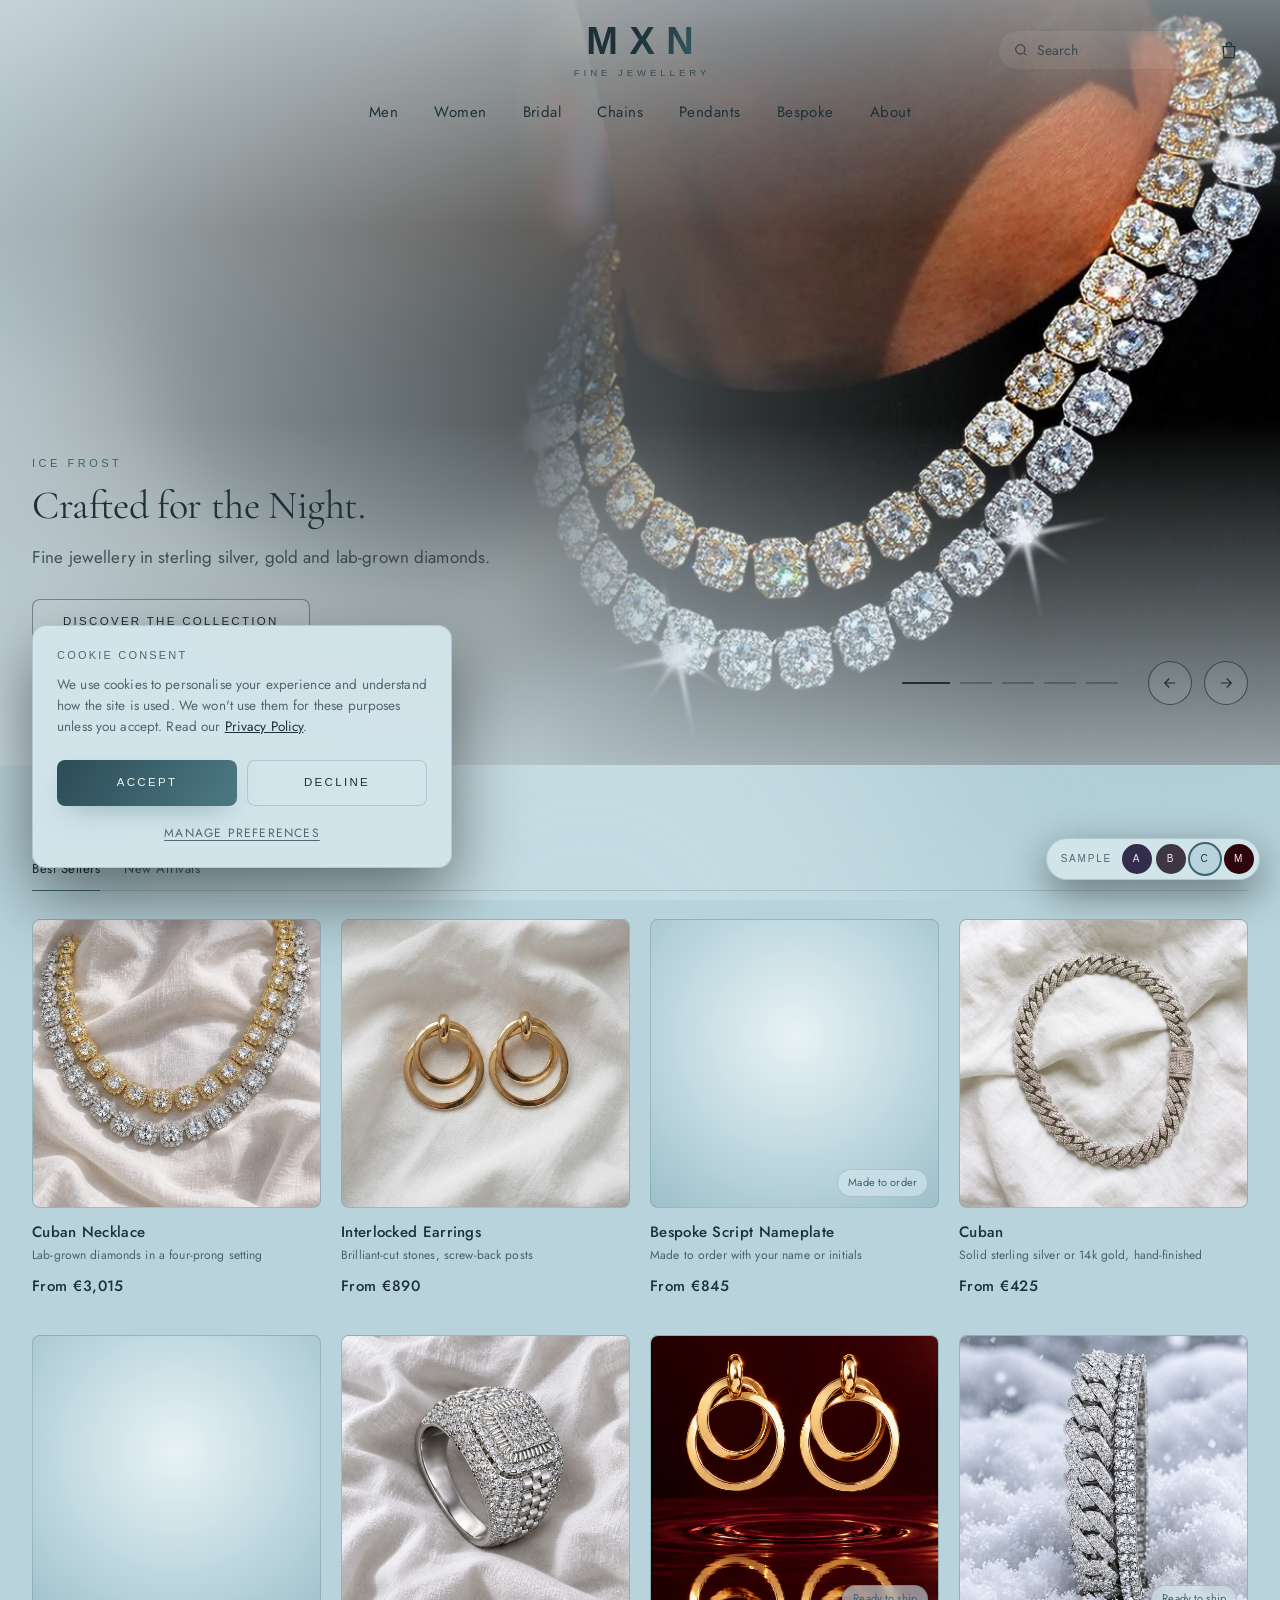
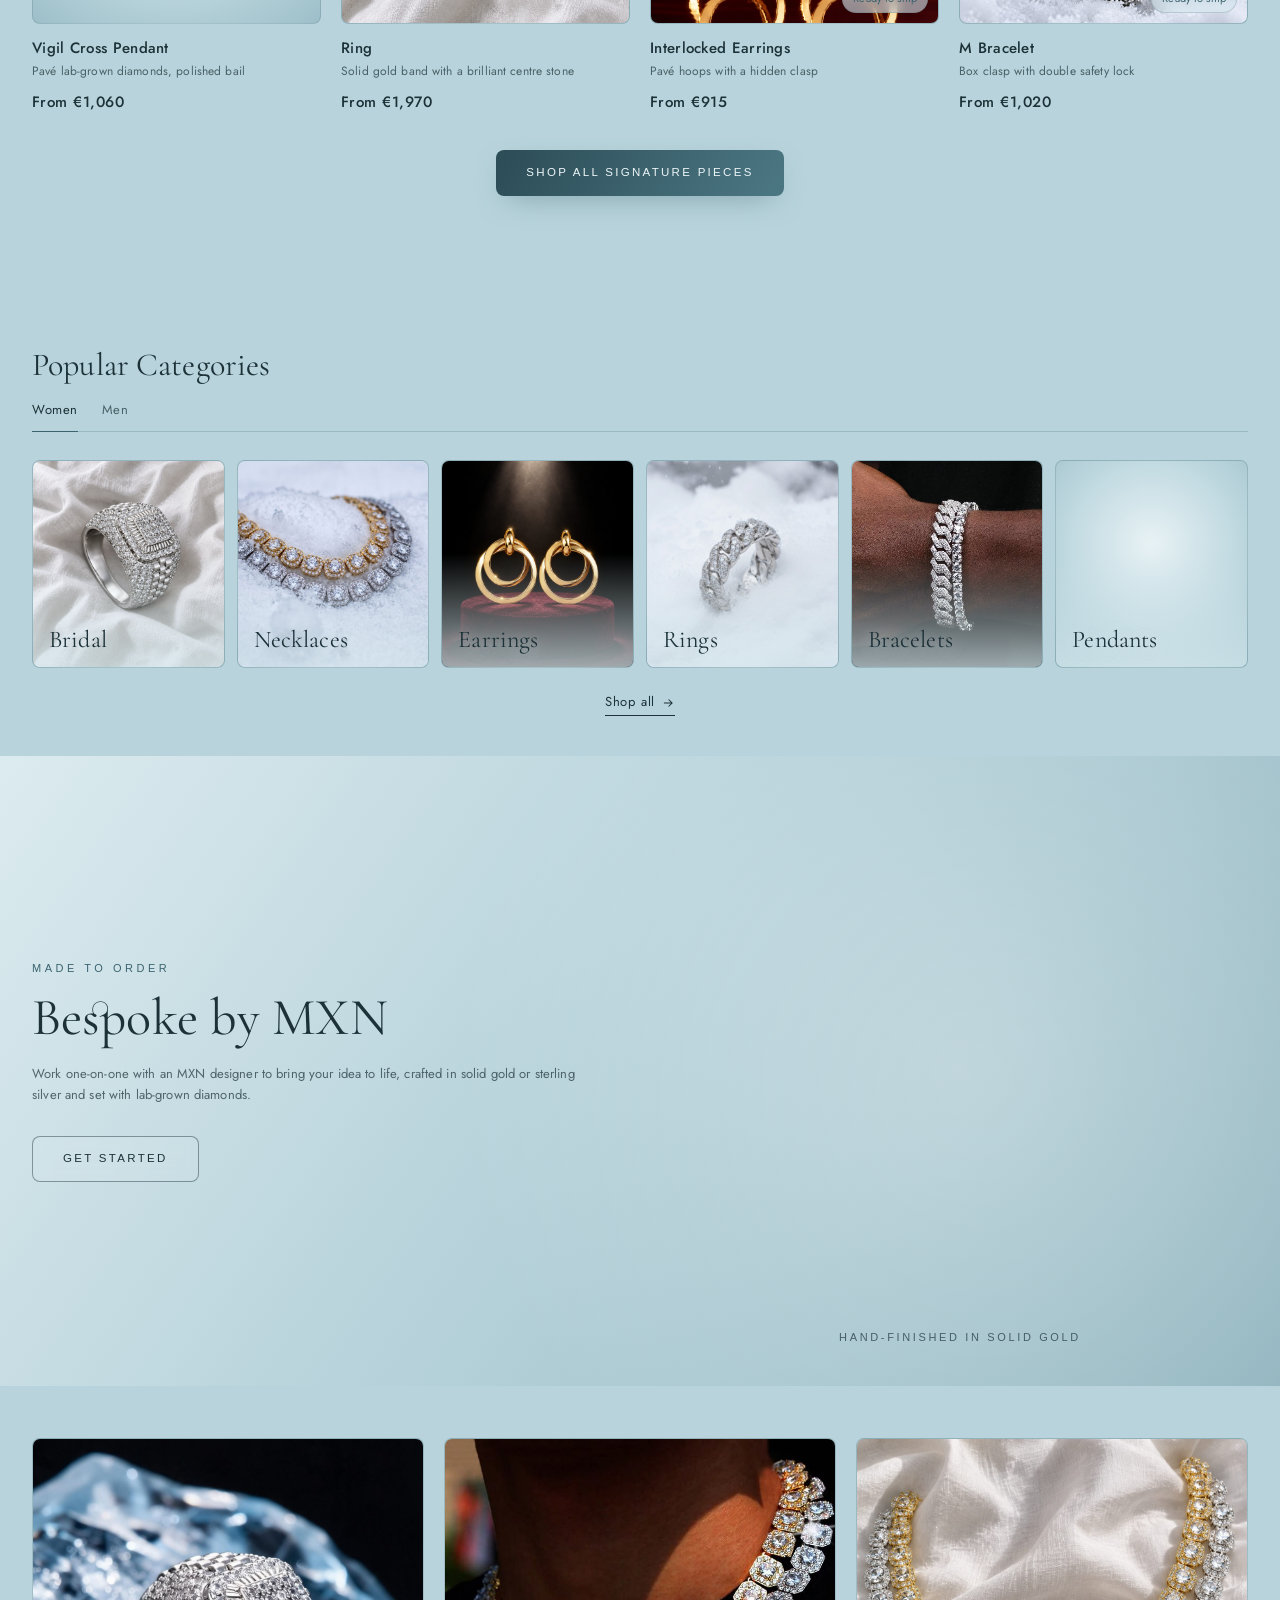
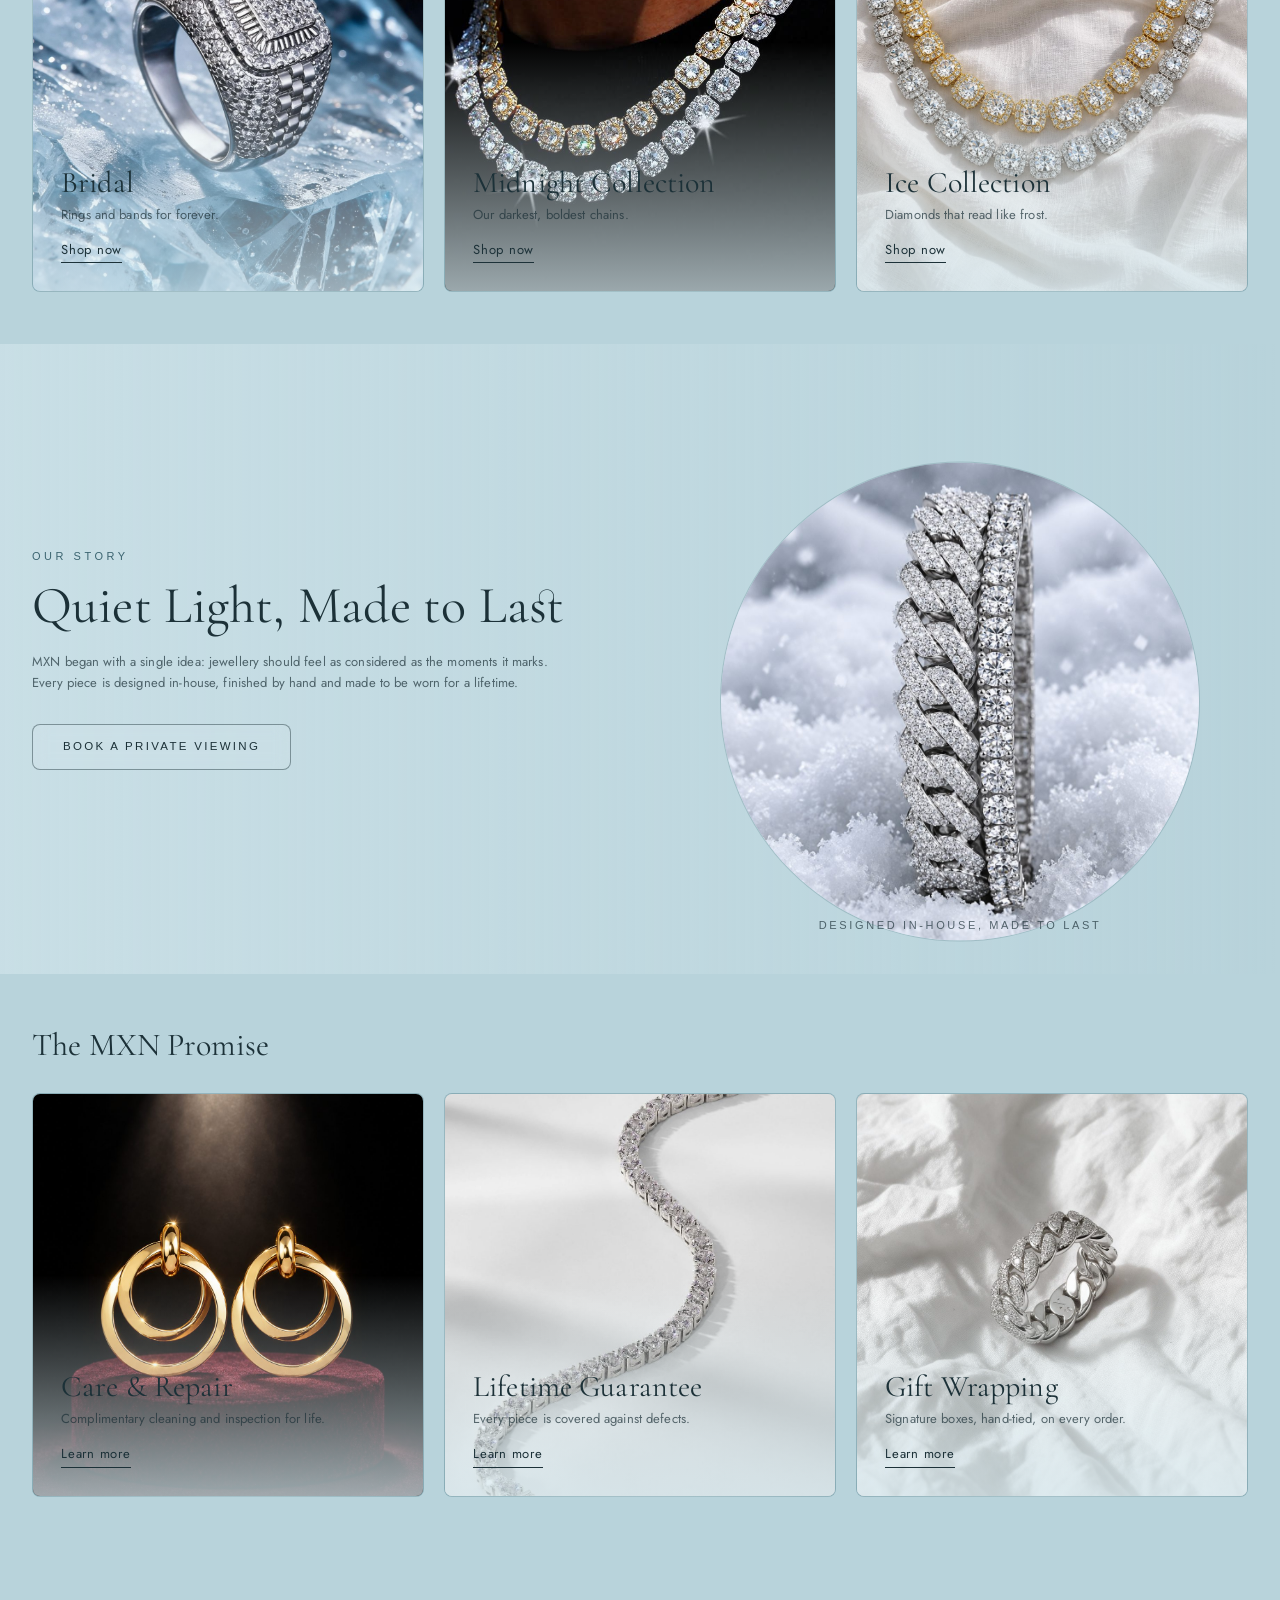
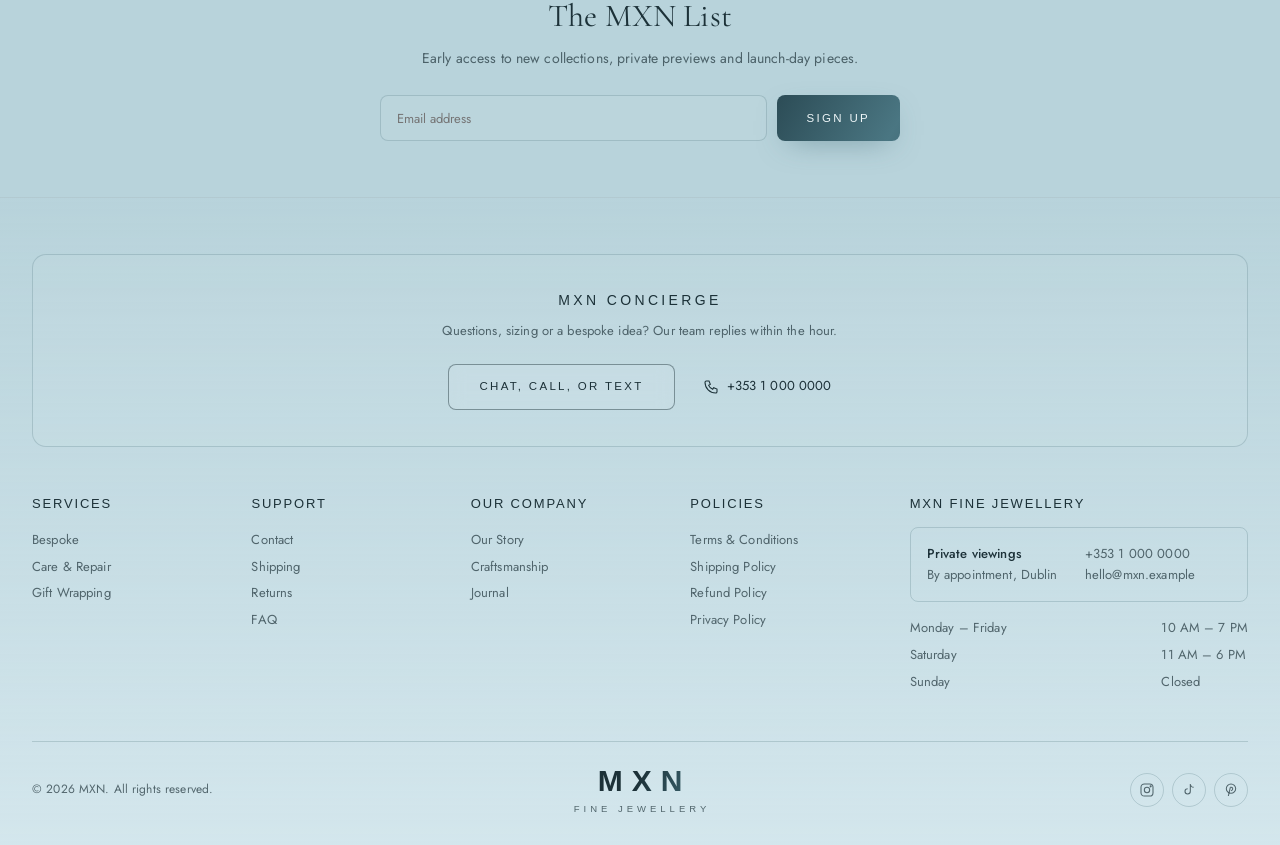
<file: frost.html>
<!doctype html>
<html lang="en" data-theme="frost">
<head><meta name="robots" content="noindex, nofollow">
<meta charset="utf-8">
<meta name="viewport" content="width=device-width, initial-scale=1">
<title>MXN | Fine Jewellery — Ice Frost</title>
<meta name="description" content="MXN fine jewellery: chains, pendants, rings and earrings in sterling silver, gold and lab-grown diamonds.">
<script>document.documentElement.dataset.theme='frost';try{localStorage.setItem('mxn-theme','frost')}catch(e){}</script>
<link rel="preconnect" href="https://fonts.googleapis.com">
<link rel="preconnect" href="https://fonts.gstatic.com" crossorigin>
<link rel="stylesheet" href="https://fonts.googleapis.com/css2?family=Cormorant+Garamond:ital,wght@0,400;0,500;0,600;1,400;1,500&family=Jost:wght@300;400;500&family=Syncopate:wght@400;700&display=swap">
<link rel="stylesheet" href="assets/styles.css?v=mwm6lv3z">
<link rel="icon" href="data:image/svg+xml,%3Csvg xmlns='http://www.w3.org/2000/svg' viewBox='0 0 32 32'%3E%3Crect width='32' height='32' rx='6' fill='%23332c4d'/%3E%3Ctext x='16' y='22' text-anchor='middle' font-family='serif' font-size='15' fill='%23b8d3db'%3EM%3C/text%3E%3C/svg%3E">
</head>
<body class="page-home">
<section class="cookie" id="cookie" aria-labelledby="cookie-h" hidden>
<h2 id="cookie-h">COOKIE CONSENT</h2>
<p>We use cookies to personalise your experience and understand how the site is used. We won't use them for these purposes unless you accept. Read our <a href="privacy-policy.html">Privacy Policy</a>.</p>
<div class="cookie-actions"><div class="cookie-btns"><button class="btn btn-solid" type="button" data-cookie="accept">Accept</button><button class="btn btn-line" type="button" data-cookie="decline">Decline</button></div>
<button class="link-btn small-caps" type="button" data-open="prefs">MANAGE PREFERENCES</button></div>
</section>
<div class="motion-bg" aria-hidden="true"><span class="orb o1"></span><span class="orb o2"></span><span class="orb o3"></span><span class="orb o4"></span><span class="grain"></span></div>
<a class="skip" href="#main">Skip to content</a>
<header class="site-header over-hero" id="top"><div class="header-inner">
<button class="icon-btn menu-btn" type="button" aria-label="Menu" data-open="mobile-menu"><svg viewBox="0 0 24 24" aria-hidden="true"><path d="M3 7h18M3 12h18M3 17h18"/></svg></button>
<a class="logo" href="home.html" aria-label="MXN home"><span class="logo-word">MXN</span><span class="logo-sub">Fine Jewellery</span></a>
<nav class="main-nav" aria-label="Main">
<ul><li class="has-mega" data-mega="men"><details><summary class="nav-link">Men</summary><div class="mega" id="mega-men" role="region" aria-label="men menu">
<div class="mega-inner">
<div class="mega-col"><h4>Men's Categories</h4><ul><li><a href="mens-chains.html">Chains</a></li><li><a href="mens-pendants.html">Pendants</a></li><li><a href="mens-jewelry.html">Earrings</a></li><li><a href="mens-jewelry.html">Bracelets</a></li><li><a href="mens-jewelry.html">Rings</a></li><li><a href="mens-jewelry.html">Necklaces</a></li></ul></div>
<div class="mega-col"><h4>Collections</h4><ul><li><a href="home.html#favourites">Signature Pieces</a></li><li><a href="mens-jewelry.html">New Arrivals</a></li><li><a href="home.html#bespoke">Bespoke</a></li><li><a href="mens-jewelry.html">Gifts</a></li></ul></div>
<div class="mega-tiles"><a class="mega-tile" href="mens-chains.html"><span class="tile-art"><img class="art-photo" src="photos/chains/cuban-01.jpg" alt="" loading="lazy" decoding="async"></span><span class="tile-label">Silver &amp; Gold Chains</span></a><a class="mega-tile" href="mens-pendants.html"><span class="tile-art"><svg class="art art-empty" viewBox="0 0 400 400" aria-hidden="true" xmlns="http://www.w3.org/2000/svg"></svg></span><span class="tile-label">Pendants</span></a><a class="mega-tile" href="home.html#bespoke"><span class="tile-art"><svg class="art art-empty" viewBox="0 0 400 400" aria-hidden="true" xmlns="http://www.w3.org/2000/svg"></svg></span><span class="tile-label">Bespoke</span></a></div>
</div>
<div class="mega-foot"><a href="mens-jewelry.html">Shop all men's jewellery <svg viewBox="0 0 24 24" aria-hidden="true"><path d="M9 6l6 6-6 6"/></svg></a></div>
</div></details></li><li class="has-mega" data-mega="women"><details><summary class="nav-link">Women</summary><div class="mega" id="mega-women" role="region" aria-label="women menu">
<div class="mega-inner">
<div class="mega-col"><h4>Women's Categories</h4><ul><li><a href="mens-jewelry.html">Necklaces</a></li><li><a href="mens-jewelry.html">Earrings</a></li><li><a href="mens-jewelry.html">Rings</a></li><li><a href="mens-jewelry.html">Bracelets</a></li><li><a href="mens-pendants.html">Pendants</a></li><li><a href="home.html#collections">Bridal</a></li></ul></div>
<div class="mega-col"><h4>Collections</h4><ul><li><a href="home.html#favourites">Signature Pieces</a></li><li><a href="mens-jewelry.html">New Arrivals</a></li><li><a href="home.html#bespoke">Bespoke</a></li><li><a href="mens-jewelry.html">Gifts</a></li></ul></div>
<div class="mega-tiles"><a class="mega-tile" href="mens-jewelry.html"><span class="tile-art"><img class="art-photo" src="photos/necklaces/cuban-necklace-01.jpg" alt="" loading="lazy" decoding="async"></span><span class="tile-label">Tennis Necklaces</span></a><a class="mega-tile" href="mens-jewelry.html"><span class="tile-art"><img class="art-photo" src="photos/earrings/interlocked-earrings-02.jpg" alt="" loading="lazy" decoding="async"></span><span class="tile-label">Earrings</span></a><a class="mega-tile" href="mens-jewelry.html"><span class="tile-art"><img class="art-photo" src="photos/rings/cuban-ring-03.jpg" alt="" loading="lazy" decoding="async"></span><span class="tile-label">Rings</span></a></div>
</div>
<div class="mega-foot"><a href="mens-jewelry.html">Shop all women's jewellery <svg viewBox="0 0 24 24" aria-hidden="true"><path d="M9 6l6 6-6 6"/></svg></a></div>
</div></details></li><li><a class="nav-link" href="home.html#collections">Bridal</a></li><li><a class="nav-link" href="mens-chains.html">Chains</a></li><li><a class="nav-link" href="mens-pendants.html">Pendants</a></li><li><a class="nav-link" href="home.html#bespoke">Bespoke</a></li><li><a class="nav-link" href="home.html#story">About</a></li></ul>
</nav>
<div class="header-tools">
<form class="search" role="search" action="mens-jewelry.html"><span class="search-ic"><svg viewBox="0 0 24 24" aria-hidden="true"><circle cx="11" cy="11" r="7"/><path d="M20 20l-3.5-3.5"/></svg></span><input type="search" name="q" placeholder="Search" aria-label="Search"></form>
<button class="icon-btn search-mobile" type="button" aria-label="Search" data-open="search-drawer"><svg viewBox="0 0 24 24" aria-hidden="true"><circle cx="11" cy="11" r="7"/><path d="M20 20l-3.5-3.5"/></svg></button>
<button class="icon-btn bag-btn" type="button" aria-label="Bag" data-open="bag"><svg viewBox="0 0 24 24" aria-hidden="true"><path d="M5 8h14l-1 13H6z"/><path d="M9 8V6a3 3 0 0 1 6 0v2"/></svg><span class="bag-count" hidden>0</span></button>
</div>
</div></header>
<main id="main">

<section class="hero-outer" aria-label="Featured">
<section class="hero" aria-roledescription="carousel" aria-label="Featured">
<div class="hero-track">
<div class="hero-slide active" role="group" aria-label="Slide 1 of 5">
<div class="hero-scene has-photo"><div class="hero-bg"><img class="hero-fill" src="photos/chains/box-chain-03.jpg" alt="" aria-hidden="true" decoding="async"><img class="art-photo" src="photos/chains/box-chain-03.jpg" alt="" style="object-position:50% 35%" fetchpriority="high" decoding="async"></div></div>
<div class="hero-copy"><p class="eyebrow">Ice Frost</p><h1 class="hero-title">Crafted for the Night.</h1><p class="hero-sub">Fine jewellery in sterling silver, gold and lab-grown diamonds.</p><a class="btn btn-glass" href="mens-jewelry.html">Discover the collection</a></div>
</div><div class="hero-slide" role="group" aria-label="Slide 2 of 5" aria-hidden="true">
<div class="hero-scene has-photo"><div class="hero-bg"><img class="hero-fill" src="photos/earrings/interlocked-earrings-02.jpg" alt="" aria-hidden="true" decoding="async"><img class="art-photo" src="photos/earrings/interlocked-earrings-02.jpg" alt="" style="object-position:50% 40%" decoding="async"></div></div>
<div class="hero-copy"><p class="eyebrow">Ice Frost</p><h1 class="hero-title">Light, Held Close.</h1><p class="hero-sub">Gold earrings that catch every room.</p><a class="btn btn-glass" href="mens-jewelry.html">Shop earrings</a></div>
</div><div class="hero-slide" role="group" aria-label="Slide 3 of 5" aria-hidden="true">
<div class="hero-scene has-photo"><div class="hero-bg"><img class="hero-fill" src="photos/necklaces/cuban-necklace-03.jpg" alt="" aria-hidden="true" decoding="async"><img class="art-photo" src="photos/necklaces/cuban-necklace-03.jpg" alt="" style="object-position:50% 50%" decoding="async"></div></div>
<div class="hero-copy"><p class="eyebrow">Ice Frost</p><h1 class="hero-title">Cut Like Ice.</h1><p class="hero-sub">Lab-grown diamonds, set by hand in silver and gold.</p><a class="btn btn-glass" href="mens-jewelry.html">Shop necklaces</a></div>
</div><div class="hero-slide" role="group" aria-label="Slide 4 of 5" aria-hidden="true">
<div class="hero-scene has-photo"><div class="hero-bg"><img class="hero-fill" src="photos/rings/ring-07.jpg" alt="" aria-hidden="true" decoding="async"><img class="art-photo" src="photos/rings/ring-07.jpg" alt="" style="object-position:50% 55%" decoding="async"></div></div>
<div class="hero-copy"><p class="eyebrow">Ice Frost</p><h1 class="hero-title">Bespoke by MXN.</h1><p class="hero-sub">Your name, your initials, your idea — made by hand.</p><a class="btn btn-glass" href="home.html#bespoke">Start your design</a></div>
</div><div class="hero-slide" role="group" aria-label="Slide 5 of 5" aria-hidden="true">
<div class="hero-scene has-photo"><div class="hero-bg"><img class="hero-fill" src="photos/bracelets/cuban-bracelet-05.jpg" alt="" aria-hidden="true" decoding="async"><img class="art-photo" src="photos/bracelets/cuban-bracelet-05.jpg" alt="" style="object-position:50% 50%" decoding="async"></div></div>
<div class="hero-copy"><p class="eyebrow">Ice Frost</p><h1 class="hero-title">Made to Be Stacked.</h1><p class="hero-sub">Cuban links and tennis bracelets that layer beautifully.</p><a class="btn btn-glass" href="mens-jewelry.html">Shop bracelets</a></div>
</div>
</div>
<div class="hero-ctrl"><div class="hero-dots"><button type="button" aria-label="Go to slide 1" class="on" data-slide="0"></button><button type="button" aria-label="Go to slide 2" class="" data-slide="1"></button><button type="button" aria-label="Go to slide 3" class="" data-slide="2"></button><button type="button" aria-label="Go to slide 4" class="" data-slide="3"></button><button type="button" aria-label="Go to slide 5" class="" data-slide="4"></button></div>
<button class="circle-btn" type="button" aria-label="Previous slide" data-hero="prev"><svg viewBox="0 0 24 24" aria-hidden="true"><path d="M19 12H5M11 6l-6 6 6 6"/></svg></button><button class="circle-btn" type="button" aria-label="Next slide" data-hero="next"><svg viewBox="0 0 24 24" aria-hidden="true"><path d="M5 12h14M13 6l6 6-6 6"/></svg></button></div>
</section>
</section>

<section class="sec favourites" id="favourites" aria-labelledby="fav-h">
<div class="sec-head"><h2 id="fav-h" class="reveal">Signature Pieces</h2>
<div class="tabs line" role="tablist"><button role="tab" aria-selected="true" data-tab="fav-best">Best Sellers</button><button role="tab" aria-selected="false" data-tab="fav-new">New Arrivals</button></div></div>
<div class="tab-panel grid products" id="fav-best"><div class="card reveal " data-price="3015" data-metal="gold" data-ready="0" data-new="0" data-id="33">
<a class="card-media" href="#" aria-label="Cuban Necklace">
<span class="card-img a photo"><img src="photos/necklaces/cuban-necklace-01.jpg" alt="Cuban Necklace" loading="lazy" decoding="async"></span><span class="card-img b photo"><img src="photos/necklaces/cuban-necklace-01-hover.jpg" alt="" loading="lazy" decoding="async"></span>
<span class="shine"></span>

</a>
<button class="quick-add" type="button" data-add="Cuban Necklace">Add to bag</button>
<div class="card-body">
<h3 class="card-title"><a href="#">Cuban Necklace</a></h3>
<p class="card-line">Lab-grown diamonds in a four-prong setting</p>
<p class="price">From €3,015</p>
</div>
</div><div class="card reveal " data-price="890" data-metal="silver" data-ready="0" data-new="0" data-id="34">
<a class="card-media" href="#" aria-label="Interlocked Earrings">
<span class="card-img a photo"><img src="photos/earrings/interlocked-earrings-01.jpg" alt="Interlocked Earrings" loading="lazy" decoding="async"></span><span class="card-img b photo"><img src="photos/earrings/interlocked-earrings-01-hover.jpg" alt="" loading="lazy" decoding="async"></span>
<span class="shine"></span>

</a>
<button class="quick-add" type="button" data-add="Interlocked Earrings">Add to bag</button>
<div class="card-body">
<h3 class="card-title"><a href="#">Interlocked Earrings</a></h3>
<p class="card-line">Brilliant-cut stones, screw-back posts</p>
<p class="price">From €890</p>
</div>
</div><div class="card reveal " data-price="845" data-metal="rose" data-ready="1" data-new="1" data-id="35">
<a class="card-media" href="#" aria-label="Bespoke Script Nameplate">
<span class="card-img a"><svg class="art art-empty" viewBox="0 0 400 400" aria-hidden="true" xmlns="http://www.w3.org/2000/svg"></svg></span><span class="card-img b"><svg class="art art-empty" viewBox="0 0 400 400" aria-hidden="true" xmlns="http://www.w3.org/2000/svg"></svg></span>
<span class="shine"></span>
<span class="badge">Made to order</span>
</a>
<button class="quick-add" type="button" data-add="Bespoke Script Nameplate">Add to bag</button>
<div class="card-body">
<h3 class="card-title"><a href="#">Bespoke Script Nameplate</a></h3>
<p class="card-line">Made to order with your name or initials</p>
<p class="price">From €845</p>
</div>
</div><div class="card reveal " data-price="425" data-metal="rose" data-ready="0" data-new="0" data-id="36">
<a class="card-media" href="#" aria-label="Cuban">
<span class="card-img a photo"><img src="photos/chains/cuban-01.jpg" alt="Cuban" loading="lazy" decoding="async"></span><span class="card-img b photo"><img src="photos/chains/cuban-01-hover.jpg" alt="" loading="lazy" decoding="async"></span>
<span class="shine"></span>

</a>
<button class="quick-add" type="button" data-add="Cuban">Add to bag</button>
<div class="card-body">
<h3 class="card-title"><a href="#">Cuban</a></h3>
<p class="card-line">Solid sterling silver or 14k gold, hand-finished</p>
<p class="price">From €425</p>
</div>
</div><div class="card reveal " data-price="1060" data-metal="gold" data-ready="0" data-new="1" data-id="37">
<a class="card-media" href="#" aria-label="Vigil Cross Pendant">
<span class="card-img a"><svg class="art art-empty" viewBox="0 0 400 400" aria-hidden="true" xmlns="http://www.w3.org/2000/svg"></svg></span><span class="card-img b"><svg class="art art-empty" viewBox="0 0 400 400" aria-hidden="true" xmlns="http://www.w3.org/2000/svg"></svg></span>
<span class="shine"></span>

</a>
<button class="quick-add" type="button" data-add="Vigil Cross Pendant">Add to bag</button>
<div class="card-body">
<h3 class="card-title"><a href="#">Vigil Cross Pendant</a></h3>
<p class="card-line">Pavé lab-grown diamonds, polished bail</p>
<p class="price">From €1,060</p>
</div>
</div><div class="card reveal " data-price="1970" data-metal="silver" data-ready="0" data-new="0" data-id="38">
<a class="card-media" href="#" aria-label="Ring">
<span class="card-img a photo"><img src="photos/rings/ring-01.jpg" alt="Ring" loading="lazy" decoding="async"></span><span class="card-img b photo"><img src="photos/rings/ring-01-hover.jpg" alt="" loading="lazy" decoding="async"></span>
<span class="shine"></span>

</a>
<button class="quick-add" type="button" data-add="Ring">Add to bag</button>
<div class="card-body">
<h3 class="card-title"><a href="#">Ring</a></h3>
<p class="card-line">Solid gold band with a brilliant centre stone</p>
<p class="price">From €1,970</p>
</div>
</div><div class="card reveal " data-price="915" data-metal="gold" data-ready="1" data-new="1" data-id="39">
<a class="card-media" href="#" aria-label="Interlocked Earrings">
<span class="card-img a photo"><img src="photos/earrings/interlocked-earrings-02.jpg" alt="Interlocked Earrings" loading="lazy" decoding="async"></span><span class="card-img b photo"><img src="photos/earrings/interlocked-earrings-02-hover.jpg" alt="" loading="lazy" decoding="async"></span>
<span class="shine"></span>
<span class="badge">Ready to ship</span>
</a>
<button class="quick-add" type="button" data-add="Interlocked Earrings">Add to bag</button>
<div class="card-body">
<h3 class="card-title"><a href="#">Interlocked Earrings</a></h3>
<p class="card-line">Pavé hoops with a hidden clasp</p>
<p class="price">From €915</p>
</div>
</div><div class="card reveal " data-price="1020" data-metal="rose" data-ready="1" data-new="0" data-id="40">
<a class="card-media" href="#" aria-label="M Bracelet">
<span class="card-img a photo"><img src="photos/bracelets/m-bracelet-01.jpg" alt="M Bracelet" loading="lazy" decoding="async"></span><span class="card-img b photo"><img src="photos/bracelets/m-bracelet-01-hover.jpg" alt="" loading="lazy" decoding="async"></span>
<span class="shine"></span>
<span class="badge">Ready to ship</span>
</a>
<button class="quick-add" type="button" data-add="M Bracelet">Add to bag</button>
<div class="card-body">
<h3 class="card-title"><a href="#">M Bracelet</a></h3>
<p class="card-line">Box clasp with double safety lock</p>
<p class="price">From €1,020</p>
</div>
</div></div>
<div class="tab-panel grid products" id="fav-new" hidden><div class="card reveal " data-price="865" data-metal="silver" data-ready="1" data-new="0" data-id="41">
<a class="card-media" href="#" aria-label="Vigil Cross Pendant">
<span class="card-img a"><svg class="art art-empty" viewBox="0 0 400 400" aria-hidden="true" xmlns="http://www.w3.org/2000/svg"></svg></span><span class="card-img b"><svg class="art art-empty" viewBox="0 0 400 400" aria-hidden="true" xmlns="http://www.w3.org/2000/svg"></svg></span>
<span class="shine"></span>
<span class="badge">Ready to ship</span>
</a>
<button class="quick-add" type="button" data-add="Vigil Cross Pendant">Add to bag</button>
<div class="card-body">
<h3 class="card-title"><a href="#">Vigil Cross Pendant</a></h3>
<p class="card-line">Pavé lab-grown diamonds, polished bail</p>
<p class="price">From €865</p>
</div>
</div><div class="card reveal " data-price="480" data-metal="rose" data-ready="1" data-new="0" data-id="42">
<a class="card-media" href="#" aria-label="Cuban">
<span class="card-img a photo"><img src="photos/chains/cuban-02.jpg" alt="Cuban" loading="lazy" decoding="async"></span><span class="card-img b photo same"><img src="photos/chains/cuban-02.jpg" alt="" loading="lazy" decoding="async"></span>
<span class="shine"></span>
<span class="badge">Ready to ship</span>
</a>
<button class="quick-add" type="button" data-add="Cuban">Add to bag</button>
<div class="card-body">
<h3 class="card-title"><a href="#">Cuban</a></h3>
<p class="card-line">Solid sterling silver or 14k gold, hand-finished</p>
<p class="price">From €480</p>
</div>
</div><div class="card reveal " data-price="1160" data-metal="rose" data-ready="1" data-new="1" data-id="43">
<a class="card-media" href="#" aria-label="Interlocked Earrings">
<span class="card-img a photo"><img src="photos/earrings/interlocked-earrings-03.jpg" alt="Interlocked Earrings" loading="lazy" decoding="async"></span><span class="card-img b photo same"><img src="photos/earrings/interlocked-earrings-03.jpg" alt="" loading="lazy" decoding="async"></span>
<span class="shine"></span>
<span class="badge">Ready to ship</span>
</a>
<button class="quick-add" type="button" data-add="Interlocked Earrings">Add to bag</button>
<div class="card-body">
<h3 class="card-title"><a href="#">Interlocked Earrings</a></h3>
<p class="card-line">Pavé hoops with a hidden clasp</p>
<p class="price">From €1,160</p>
</div>
</div><div class="card reveal " data-price="2150" data-metal="silver" data-ready="1" data-new="1" data-id="44">
<a class="card-media" href="#" aria-label="Ring">
<span class="card-img a photo"><img src="photos/rings/ring-02.jpg" alt="Ring" loading="lazy" decoding="async"></span><span class="card-img b photo same"><img src="photos/rings/ring-02.jpg" alt="" loading="lazy" decoding="async"></span>
<span class="shine"></span>
<span class="badge">Ready to ship</span>
</a>
<button class="quick-add" type="button" data-add="Ring">Add to bag</button>
<div class="card-body">
<h3 class="card-title"><a href="#">Ring</a></h3>
<p class="card-line">Solid gold band with a brilliant centre stone</p>
<p class="price">From €2,150</p>
</div>
</div><div class="card reveal " data-price="1160" data-metal="gold" data-ready="1" data-new="0" data-id="45">
<a class="card-media" href="#" aria-label="M Bracelet">
<span class="card-img a photo"><img src="photos/bracelets/m-bracelet-02.jpg" alt="M Bracelet" loading="lazy" decoding="async"></span><span class="card-img b photo same"><img src="photos/bracelets/m-bracelet-02.jpg" alt="" loading="lazy" decoding="async"></span>
<span class="shine"></span>
<span class="badge">Ready to ship</span>
</a>
<button class="quick-add" type="button" data-add="M Bracelet">Add to bag</button>
<div class="card-body">
<h3 class="card-title"><a href="#">M Bracelet</a></h3>
<p class="card-line">Box clasp with double safety lock</p>
<p class="price">From €1,160</p>
</div>
</div><div class="card reveal " data-price="690" data-metal="silver" data-ready="0" data-new="0" data-id="46">
<a class="card-media" href="#" aria-label="Queen Bee">
<span class="card-img a photo"><img src="photos/earrings/queen-bee-04.jpg" alt="Queen Bee" loading="lazy" decoding="async"></span><span class="card-img b photo"><img src="photos/earrings/queen-bee-04-hover.jpg" alt="" loading="lazy" decoding="async"></span>
<span class="shine"></span>

</a>
<button class="quick-add" type="button" data-add="Queen Bee">Add to bag</button>
<div class="card-body">
<h3 class="card-title"><a href="#">Queen Bee</a></h3>
<p class="card-line">Brilliant-cut stones, screw-back posts</p>
<p class="price">From €690</p>
</div>
</div><div class="card reveal " data-price="2965" data-metal="gold" data-ready="0" data-new="0" data-id="47">
<a class="card-media" href="#" aria-label="Cuban Necklace">
<span class="card-img a photo"><img src="photos/necklaces/cuban-necklace-02.jpg" alt="Cuban Necklace" loading="lazy" decoding="async"></span><span class="card-img b photo"><img src="photos/necklaces/cuban-necklace-02-hover.jpg" alt="" loading="lazy" decoding="async"></span>
<span class="shine"></span>

</a>
<button class="quick-add" type="button" data-add="Cuban Necklace">Add to bag</button>
<div class="card-body">
<h3 class="card-title"><a href="#">Cuban Necklace</a></h3>
<p class="card-line">Lab-grown diamonds in a four-prong setting</p>
<p class="price">From €2,965</p>
</div>
</div><div class="card reveal " data-price="1205" data-metal="rose" data-ready="1" data-new="0" data-id="48">
<a class="card-media" href="#" aria-label="Vigil Cross Pendant">
<span class="card-img a"><svg class="art art-empty" viewBox="0 0 400 400" aria-hidden="true" xmlns="http://www.w3.org/2000/svg"></svg></span><span class="card-img b"><svg class="art art-empty" viewBox="0 0 400 400" aria-hidden="true" xmlns="http://www.w3.org/2000/svg"></svg></span>
<span class="shine"></span>
<span class="badge">Ready to ship</span>
</a>
<button class="quick-add" type="button" data-add="Vigil Cross Pendant">Add to bag</button>
<div class="card-body">
<h3 class="card-title"><a href="#">Vigil Cross Pendant</a></h3>
<p class="card-line">Pavé lab-grown diamonds, polished bail</p>
<p class="price">From €1,205</p>
</div>
</div></div>
<div class="center"><a class="btn btn-solid" href="mens-jewelry.html">Shop all signature pieces</a></div>
</section>

<section class="sec categories" id="categories" aria-labelledby="cat-h">
<div class="sec-head"><h2 id="cat-h" class="reveal">Popular Categories</h2>
<div class="tabs line" role="tablist"><button role="tab" aria-selected="true" data-tab="cat-women">Women</button><button role="tab" aria-selected="false" data-tab="cat-men">Men</button></div></div>
<div class="tab-panel grid cats" id="cat-women"><a class="cat-tile reveal" href="home.html#collections"><span class="tile-art"><img class="art-photo" src="photos/rings/ring-01.jpg" alt="" loading="lazy" decoding="async"></span><span class="tile-label">Bridal</span></a><a class="cat-tile reveal" href="mens-jewelry.html"><span class="tile-art"><img class="art-photo" src="photos/necklaces/cuban-necklace-02.jpg" alt="" loading="lazy" decoding="async"></span><span class="tile-label">Necklaces</span></a><a class="cat-tile reveal" href="mens-jewelry.html"><span class="tile-art"><img class="art-photo" src="photos/earrings/interlocked-earrings-03.jpg" alt="" loading="lazy" decoding="async"></span><span class="tile-label">Earrings</span></a><a class="cat-tile reveal" href="mens-jewelry.html"><span class="tile-art"><img class="art-photo" src="photos/rings/cuban-ring-04.jpg" alt="" loading="lazy" decoding="async"></span><span class="tile-label">Rings</span></a><a class="cat-tile reveal" href="mens-jewelry.html"><span class="tile-art"><img class="art-photo" src="photos/bracelets/cuban-bracelet-05.jpg" alt="" loading="lazy" decoding="async"></span><span class="tile-label">Bracelets</span></a><a class="cat-tile reveal" href="mens-pendants.html"><span class="tile-art"><svg class="art art-empty" viewBox="0 0 400 400" aria-hidden="true" xmlns="http://www.w3.org/2000/svg"></svg></span><span class="tile-label">Pendants</span></a></div>
<div class="tab-panel grid cats" id="cat-men" hidden><a class="cat-tile reveal" href="mens-chains.html"><span class="tile-art"><img class="art-photo" src="photos/chains/cuban-01.jpg" alt="" loading="lazy" decoding="async"></span><span class="tile-label">Chains</span></a><a class="cat-tile reveal" href="mens-pendants.html"><span class="tile-art"><svg class="art art-empty" viewBox="0 0 400 400" aria-hidden="true" xmlns="http://www.w3.org/2000/svg"></svg></span><span class="tile-label">Pendants</span></a><a class="cat-tile reveal" href="mens-jewelry.html"><span class="tile-art"><img class="art-photo" src="photos/rings/cuban-ring-03.jpg" alt="" loading="lazy" decoding="async"></span><span class="tile-label">Rings</span></a><a class="cat-tile reveal" href="mens-jewelry.html"><span class="tile-art"><img class="art-photo" src="photos/bracelets/tennis-bracelet-04.jpg" alt="" loading="lazy" decoding="async"></span><span class="tile-label">Bracelets</span></a><a class="cat-tile reveal" href="mens-jewelry.html"><span class="tile-art"><img class="art-photo" src="photos/earrings/queen-bee-05.jpg" alt="" loading="lazy" decoding="async"></span><span class="tile-label">Earrings</span></a><a class="cat-tile reveal" href="mens-chains.html"><span class="tile-art"><img class="art-photo" src="photos/necklaces/cuban-necklace-03.jpg" alt="" loading="lazy" decoding="async"></span><span class="tile-label">Tennis Chains</span></a></div>
<div class="center"><a class="text-link" href="mens-jewelry.html">Shop all <svg viewBox="0 0 24 24" aria-hidden="true"><path d="M5 12h14M13 6l6 6-6 6"/></svg></a></div>
</section>

<section class="bespoke" id="bespoke" aria-labelledby="bes-h">
<div class="bespoke-copy reveal"><p class="eyebrow">Made to order</p><h2 id="bes-h">Bespoke by MXN</h2><p>Work one-on-one with an MXN designer to bring your idea to life, crafted in solid gold or sterling silver and set with lab-grown diamonds.</p><a class="btn btn-glass" href="#" data-open="concierge">Get started</a></div>
<div class="bespoke-art" role="img" aria-label="Bespoke nameplate and shield pendant"><p class="art-caption">Hand-finished in solid gold</p><div class="parallax" data-speed="0.12"><svg class="art art-empty" viewBox="0 0 400 400" aria-hidden="true" xmlns="http://www.w3.org/2000/svg"></svg></div><div class="parallax p2" data-speed="-0.08"><svg class="art art-empty" viewBox="0 0 400 400" aria-hidden="true" xmlns="http://www.w3.org/2000/svg"></svg></div></div>
</section>

<section class="sec features" id="collections" aria-label="Collections">
<div class="grid three">
<a class="feature reveal" href="mens-jewelry.html"><span class="tile-art"><img class="art-photo" src="photos/rings/ring-02.jpg" alt="" loading="lazy" decoding="async"></span><span class="feature-copy"><h3>Bridal</h3><small>Rings and bands for forever.</small><span class="text-link">Shop now</span></span></a><a class="feature reveal" href="mens-chains.html"><span class="tile-art"><img class="art-photo" src="photos/chains/box-chain-03.jpg" alt="" loading="lazy" decoding="async"></span><span class="feature-copy"><h3>Midnight Collection</h3><small>Our darkest, boldest chains.</small><span class="text-link">Shop now</span></span></a><a class="feature reveal" href="mens-pendants.html"><span class="tile-art"><img class="art-photo" src="photos/necklaces/cuban-necklace-01.jpg" alt="" loading="lazy" decoding="async"></span><span class="feature-copy"><h3>Ice Collection</h3><small>Diamonds that read like frost.</small><span class="text-link">Shop now</span></span></a>
</div>
</section>

<section class="story" id="story" aria-labelledby="story-h">
<div class="story-copy reveal"><p class="eyebrow">Our Story</p><h2 id="story-h">Quiet Light, Made to Last</h2><p>MXN began with a single idea: jewellery should feel as considered as the moments it marks. Every piece is designed in-house, finished by hand and made to be worn for a lifetime.</p><a class="btn btn-glass" href="#" data-open="concierge">Book a private viewing</a></div>
<div class="story-art" role="img" aria-label="Cuban link bracelet"><p class="art-caption">Designed in-house, made to last</p><div class="story-frame parallax has-photo" data-speed="0.06"><img class="art-photo" src="photos/bracelets/m-bracelet-01.jpg" alt="" loading="lazy" decoding="async"></div></div>
</section>

<section class="sec promise" id="promise" aria-labelledby="pr-h">
<h2 id="pr-h" class="reveal">The MXN Promise</h2>
<div class="grid three">
<a class="feature small reveal" href="#" data-open="concierge"><span class="tile-art"><img class="art-photo" src="photos/earrings/interlocked-earrings-03.jpg" alt="" loading="lazy" decoding="async"></span><span class="feature-copy"><h3>Care &amp; Repair</h3><small>Complimentary cleaning and inspection for life.</small><span class="text-link">Learn more</span></span></a><a class="feature small reveal" href="#" data-open="concierge"><span class="tile-art"><img class="art-photo" src="photos/bracelets/tennis-bracelet-04.jpg" alt="" loading="lazy" decoding="async"></span><span class="feature-copy"><h3>Lifetime Guarantee</h3><small>Every piece is covered against defects.</small><span class="text-link">Learn more</span></span></a><a class="feature small reveal" href="#" data-open="concierge"><span class="tile-art"><img class="art-photo" src="photos/rings/cuban-ring-05.jpg" alt="" loading="lazy" decoding="async"></span><span class="feature-copy"><h3>Gift Wrapping</h3><small>Signature boxes, hand-tied, on every order.</small><span class="text-link">Learn more</span></span></a>
</div>
</section>
<section class="newsletter" aria-labelledby="nl-h"><div class="nl-inner reveal">
<h2 id="nl-h">The MXN List</h2>
<p>Early access to new collections, private previews and launch-day pieces.</p>
<form class="nl-form" data-thanks="You're on the list."><input required type="email" placeholder="Email address" aria-label="Email address"><button class="btn btn-solid" type="submit">Sign up</button></form>
</div></section>
</main>
<footer class="site-footer">
<div class="concierge-strip"><p class="cs-h">MXN Concierge</p><p class="cs-sub">Questions, sizing or a bespoke idea? Our team replies within the hour.</p>
<div class="cs-actions"><button type="button" class="btn btn-glass" data-open="concierge">Chat, Call, or Text</button><a class="cs-phone" href="tel:+35310000000"><svg viewBox="0 0 24 24" aria-hidden="true"><path d="M5 3h4l2 5-2.5 1.5a11 11 0 0 0 6 6L16 13l5 2v4a2 2 0 0 1-2 2A16 16 0 0 1 3 5a2 2 0 0 1 2-2"/></svg><span>+353 1 000 0000</span></a></div></div>
<div class="footer-grid">
<div class="f-links"><div class="f-col"><details open><summary><h2 class="f-h">Services</h2><svg viewBox="0 0 24 24" aria-hidden="true"><path d="M9 6l6 6-6 6"/></svg></summary><ul><li><a href="home.html#bespoke">Bespoke</a></li><li><a href="home.html#promise">Care &amp; Repair</a></li><li><a href="home.html#promise">Gift Wrapping</a></li></ul></details></div><div class="f-col"><details open><summary><h2 class="f-h">Support</h2><svg viewBox="0 0 24 24" aria-hidden="true"><path d="M9 6l6 6-6 6"/></svg></summary><ul><li><a href="#concierge" data-open="concierge">Contact</a></li><li><a href="privacy-policy.html">Shipping</a></li><li><a href="privacy-policy.html">Returns</a></li><li><a href="home.html#promise">FAQ</a></li></ul></details></div><div class="f-col"><details open><summary><h2 class="f-h">Our Company</h2><svg viewBox="0 0 24 24" aria-hidden="true"><path d="M9 6l6 6-6 6"/></svg></summary><ul><li><a href="home.html#story">Our Story</a></li><li><a href="home.html#story">Craftsmanship</a></li><li><a href="home.html#story">Journal</a></li></ul></details></div><div class="f-col"><details open><summary><h2 class="f-h">Policies</h2><svg viewBox="0 0 24 24" aria-hidden="true"><path d="M9 6l6 6-6 6"/></svg></summary><ul><li><a href="privacy-policy.html">Terms &amp; Conditions</a></li><li><a href="privacy-policy.html">Shipping Policy</a></li><li><a href="privacy-policy.html">Refund Policy</a></li><li><a href="privacy-policy.html">Privacy Policy</a></li></ul></details></div></div>
<div class="f-col f-brand"><h2 class="f-h">MXN Fine Jewellery</h2><div class="f-box"><p><b>Private viewings</b><br>By appointment, Dublin</p><p><a href="tel:+35310000000">+353 1 000 0000</a><br><a href="mailto:hello@mxn.example">hello@mxn.example</a></p></div>
<dl class="hours"><dt>Monday – Friday</dt><dd>10 AM – 7 PM</dd><dt>Saturday</dt><dd>11 AM – 6 PM</dd><dt>Sunday</dt><dd>Closed</dd></dl></div>
</div>
<div class="footer-base"><span>© 2026 MXN. All rights reserved.</span><a class="logo big" href="home.html"><span class="logo-word">MXN</span><span class="logo-sub">Fine Jewellery</span></a>
<span class="socials"><a href="#" aria-label="Instagram"><svg viewBox="0 0 24 24" aria-hidden="true"><rect x="3" y="3" width="18" height="18" rx="5"/><circle cx="12" cy="12" r="4"/><circle cx="17.5" cy="6.5" r=".8"/></svg></a><a href="#" aria-label="TikTok"><svg viewBox="0 0 24 24" aria-hidden="true"><path d="M14 3v11a4 4 0 1 1-4-4M14 3c.5 3 2.5 5 5 5"/></svg></a><a href="#" aria-label="Pinterest"><svg viewBox="0 0 24 24" aria-hidden="true"><circle cx="12" cy="10" r="7"/><path d="M11 8l-3 13M11 8c4-1 5 4 1 5"/></svg></a></span></div>
</footer>
<div class="sample-switch" role="group" aria-label="Landing page samples"><span>Sample</span><a href="home.html" class="" data-theme-link="amethyst" title="Amethyst Night">A</a><a href="plum.html" class="" data-theme-link="plum" title="Smoked Plum">B</a><a href="frost.html" class="on" data-theme-link="frost" title="Ice Frost">C</a><a href="motion.html" class="" title="Motion test (Burgundy Night with Motion effects)">M</a></div>

<div class="scrim" data-close></div>
<aside class="drawer drawer-left mobile-menu" id="mobile-menu" aria-label="Menu" role="dialog" aria-modal="true" hidden>
<div class="drawer-head"><h2 class="sr-only">Menu</h2><a class="logo" href="home.html"><span class="logo-word">MXN</span><span class="logo-sub">Fine Jewellery</span></a><button class="icon-btn round" type="button" aria-label="Close" data-close><svg viewBox="0 0 24 24" aria-hidden="true"><path d="M6 6l12 12M18 6L6 18"/></svg></button></div>
<form class="search wide" action="mens-jewelry.html"><span class="search-ic"><svg viewBox="0 0 24 24" aria-hidden="true"><circle cx="11" cy="11" r="7"/><path d="M20 20l-3.5-3.5"/></svg></span><input type="search" name="q" placeholder="What are you looking for?" aria-label="Search"></form>
<ul class="mm-list"><li><details><summary>Men<svg viewBox="0 0 24 24" aria-hidden="true"><path d="M9 6l6 6-6 6"/></svg></summary><ul><li><a href="mens-chains.html">Chains</a></li><li><a href="mens-pendants.html">Pendants</a></li><li><a href="mens-jewelry.html">Earrings</a></li><li><a href="mens-jewelry.html">Bracelets</a></li><li><a href="mens-jewelry.html">Rings</a></li><li><a href="mens-jewelry.html">Necklaces</a></li></ul></details></li><li><details><summary>Women<svg viewBox="0 0 24 24" aria-hidden="true"><path d="M9 6l6 6-6 6"/></svg></summary><ul><li><a href="mens-jewelry.html">Necklaces</a></li><li><a href="mens-jewelry.html">Earrings</a></li><li><a href="mens-jewelry.html">Rings</a></li><li><a href="mens-jewelry.html">Bracelets</a></li><li><a href="mens-pendants.html">Pendants</a></li><li><a href="home.html#collections">Bridal</a></li></ul></details></li><li><a href="home.html#collections">Bridal</a></li><li><a href="mens-chains.html">Chains</a></li><li><a href="mens-pendants.html">Pendants</a></li><li><a href="home.html#bespoke">Bespoke</a></li><li><details><summary>About<svg viewBox="0 0 24 24" aria-hidden="true"><path d="M9 6l6 6-6 6"/></svg></summary><ul><li><a href="home.html#story">Our Story</a></li><li><a href="home.html#promise">The MXN Promise</a></li><li><a href="privacy-policy.html">Privacy Policy</a></li></ul></details></li></ul>
</aside>
<aside class="drawer drawer-right" id="concierge" aria-label="MXN Concierge" role="dialog" aria-modal="true" hidden>
<div class="concierge-hero"><div class="ch-art"><svg class="art art-empty" viewBox="0 0 400 400" aria-hidden="true" xmlns="http://www.w3.org/2000/svg"></svg></div>
<button class="icon-btn round light" type="button" aria-label="Close" data-close><svg viewBox="0 0 24 24" aria-hidden="true"><path d="M6 6l12 12M18 6L6 18"/></svg></button>
<div class="ch-id"><span class="avatar">M</span><div><h3>MXN Concierge</h3><span class="status"><i></i>Replies within the hour</span></div></div></div>
<div class="tabs pill" role="tablist"><button role="tab" aria-selected="true" data-tab="c-msg">Message</button><button role="tab" aria-selected="false" data-tab="c-contact">Contact</button></div>
<div class="tab-panel" id="c-msg"><h3 class="c-done">A member of our sales team will be in touch via text message soon.</h3><p class="bubble">Leave us a message and your MXN stylist will reply by text or email.</p>
<form class="stack-form" data-thanks="Thank you — your stylist will be in touch soon."><input required placeholder="Your name" aria-label="Your name"><input required type="email" placeholder="Email" aria-label="Email"><textarea rows="4" placeholder="How can we help?" aria-label="Message"></textarea><button class="btn btn-solid" type="submit">Send message</button></form></div>
<div class="tab-panel" id="c-contact" hidden><ul class="contact-list"><li><b>Call or text</b><a href="tel:+35310000000">+353 1 000 0000</a></li><li><b>Email</b><a href="mailto:hello@mxn.example">hello@mxn.example</a></li><li><b>Hours</b><span>Mon – Sat, 10am – 7pm</span></li><li><b>Viewings</b><span>Private appointments on request</span></li></ul></div>
</aside>
<aside class="drawer drawer-right" id="search-drawer" aria-label="Search" role="dialog" aria-modal="true" hidden>
<div class="drawer-head"><h3>Search</h3><button class="icon-btn round" type="button" aria-label="Close" data-close><svg viewBox="0 0 24 24" aria-hidden="true"><path d="M6 6l12 12M18 6L6 18"/></svg></button></div>
<form class="search wide" action="mens-jewelry.html"><span class="search-ic"><svg viewBox="0 0 24 24" aria-hidden="true"><circle cx="11" cy="11" r="7"/><path d="M20 20l-3.5-3.5"/></svg></span><input type="search" name="q" placeholder="What are you looking for?" aria-label="Search"></form>
<h3 class="drawer-sub">Trending searches</h3>
<ul class="chips"><li><a href="mens-jewelry.html?q=Tennis%20necklace">Tennis necklace</a></li><li><a href="mens-jewelry.html?q=Cuban%20chain">Cuban chain</a></li><li><a href="mens-jewelry.html?q=Cross%20pendant">Cross pendant</a></li><li><a href="mens-jewelry.html?q=Hoops">Hoops</a></li><li><a href="mens-jewelry.html?q=Signet%20ring">Signet ring</a></li></ul>
<h3 class="drawer-sub">Popular Pieces</h3>
<ul class="mini-list"><li><a href="mens-jewelry.html"><span class="mini-art"><img class="art-photo" src="photos/necklaces/cuban-necklace-01.jpg" alt="" loading="lazy" decoding="async"></span><span>Aurora Tennis Necklace</span></a></li><li><a href="mens-jewelry.html"><span class="mini-art"><img class="art-photo" src="photos/chains/cuban-01.jpg" alt="" loading="lazy" decoding="async"></span><span>Nocturne Rope Chain</span></a></li><li><a href="mens-jewelry.html"><span class="mini-art"><svg class="art art-empty" viewBox="0 0 400 400" aria-hidden="true" xmlns="http://www.w3.org/2000/svg"></svg></span><span>Vigil Cross Pendant</span></a></li></ul>
</aside>
<aside class="drawer drawer-right" id="bag" aria-label="Your bag" role="dialog" aria-modal="true" hidden>
<div class="drawer-head"><h3>Your bag</h3><button class="icon-btn round" type="button" aria-label="Close" data-close><svg viewBox="0 0 24 24" aria-hidden="true"><path d="M6 6l12 12M18 6L6 18"/></svg></button></div>
<ul class="bag-list"></ul><p class="bag-empty muted">Your bag is empty.</p>
<div class="bag-foot" hidden>
<button class="btn btn-glass bag-checkout" type="button" data-checkout>Checkout</button>
<div class="bag-clear-wrap"><button class="bag-clear" type="button" aria-haspopup="dialog" aria-expanded="false" aria-controls="clear-confirm">Clear bag</button>
<div class="confirm-bubble" id="clear-confirm" role="alertdialog" aria-labelledby="clear-confirm-q" hidden><p id="clear-confirm-q">Are you sure you want to clear your bag?</p>
<div class="cb-actions"><button class="btn btn-solid" type="button" data-clear-yes>Yes, clear</button><button class="btn btn-line" type="button" data-clear-no>Cancel</button></div></div></div>
</div>
<a class="btn btn-line bag-continue" href="mens-jewelry.html">Continue shopping</a>
</aside>

<div class="modal" id="prefs" role="dialog" aria-modal="true" aria-label="Cookie and privacy preferences" hidden>
<div class="modal-card">
<div class="modal-head"><h3>Cookie and privacy preferences</h3><button class="icon-btn round" type="button" aria-label="Close" data-close><svg viewBox="0 0 24 24" aria-hidden="true"><path d="M6 6l12 12M18 6L6 18"/></svg></button>
<div class="modal-btns"><button class="btn btn-solid" type="button" data-cookie="accept">Accept all</button><button class="btn btn-line" type="button" data-cookie="decline">Decline all</button><button class="btn btn-line" type="button" data-cookie="save">Save my choices</button></div></div>
<div class="modal-body"><h4>You control your data</h4><p class="muted">Choose which cookies to allow.</p>
<label class="pref"><input type="checkbox" checked disabled name="required"><span><b>Required</b><small>Needed for the site to work, such as keeping items in your bag.</small></span></label><label class="pref"><input type="checkbox" name="personalisation"><span><b>Personalisation</b><small>Remember your choices to tailor your next visit.</small></span></label><label class="pref"><input type="checkbox" name="marketing"><span><b>Marketing</b><small>Help us show you relevant MXN news on other sites.</small></span></label><label class="pref"><input type="checkbox" name="analytics"><span><b>Analytics</b><small>Help us understand how the site is used so we can improve it.</small></span></label>
</div></div></div>
<div class="modal" id="join" role="dialog" aria-modal="true" aria-label="Join the MXN list" hidden>
<div class="modal-card join-card">
<div class="join-art"><img class="art-photo" src="photos/necklaces/cuban-necklace-01.jpg" alt="" loading="lazy" decoding="async"></div>
<div class="join-body"><button class="icon-btn round" type="button" aria-label="Close" data-close><svg viewBox="0 0 24 24" aria-hidden="true"><path d="M6 6l12 12M18 6L6 18"/></svg></button>
<p class="eyebrow">Private preview</p><h3>Join the MXN List</h3><p class="muted">Be first to see the debut collection, with early access on launch day.</p>
<form class="stack-form" data-thanks="Welcome to the MXN List."><input required type="email" placeholder="Enter your email" aria-label="Email"><button class="btn btn-solid" type="submit">Request access</button></form>
<button class="link-btn" type="button" data-close>No thanks</button></div></div></div>
<div class="toast" role="status" aria-live="polite"></div>
<script src="assets/main.js?v=mwm6lv3z" defer></script>
</body>
</html>
</file>
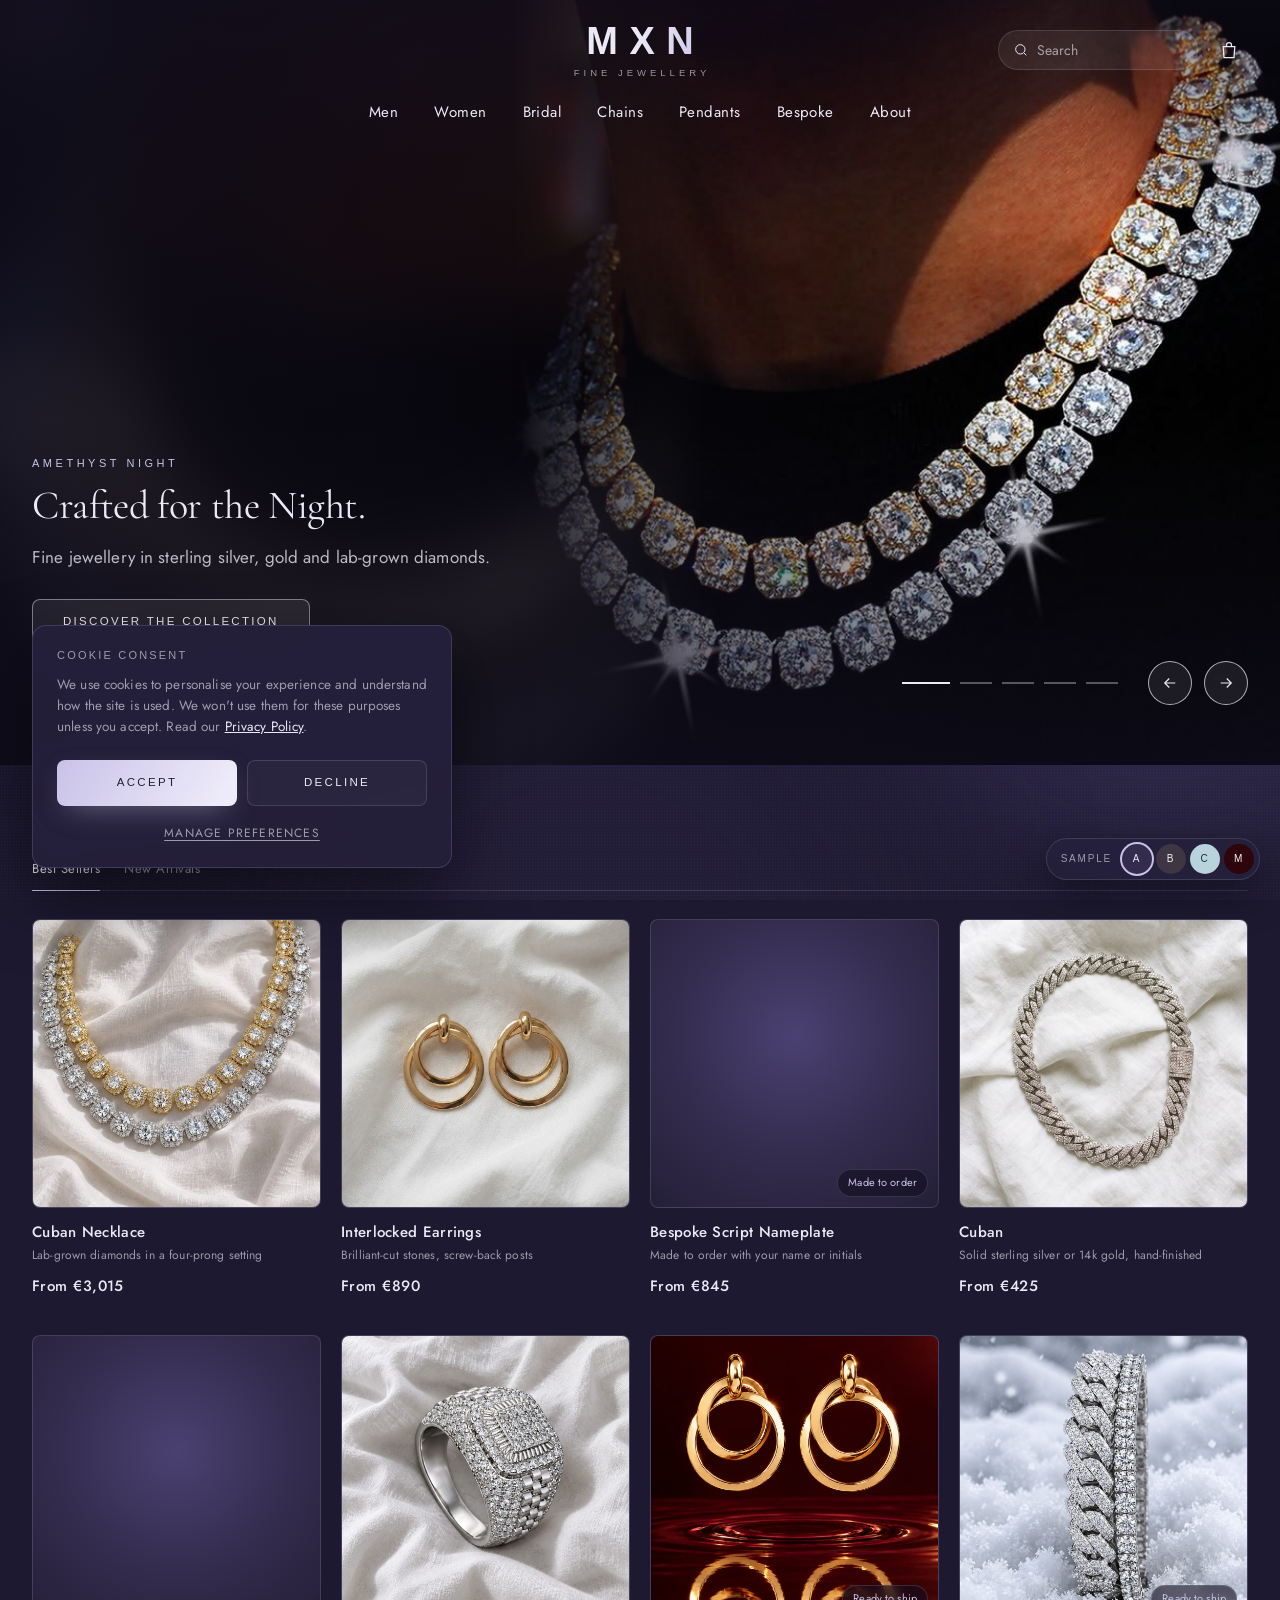
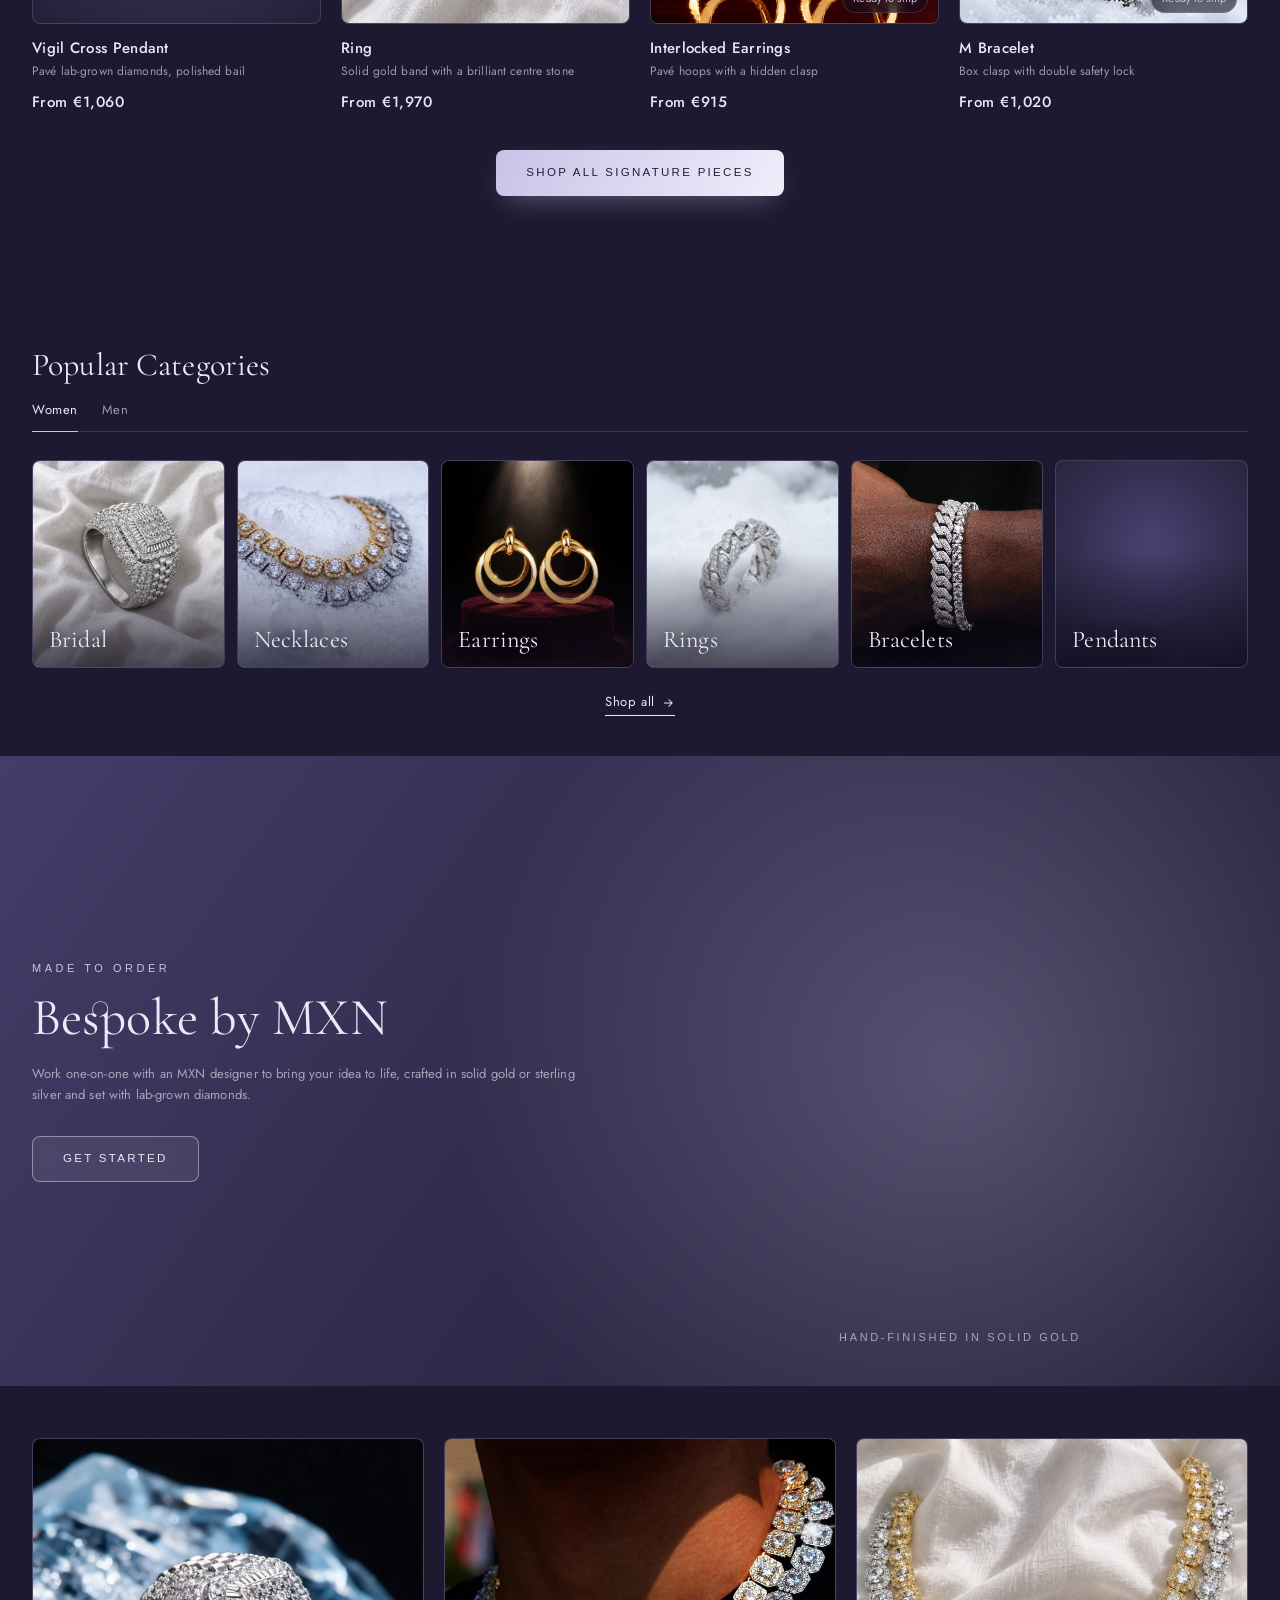
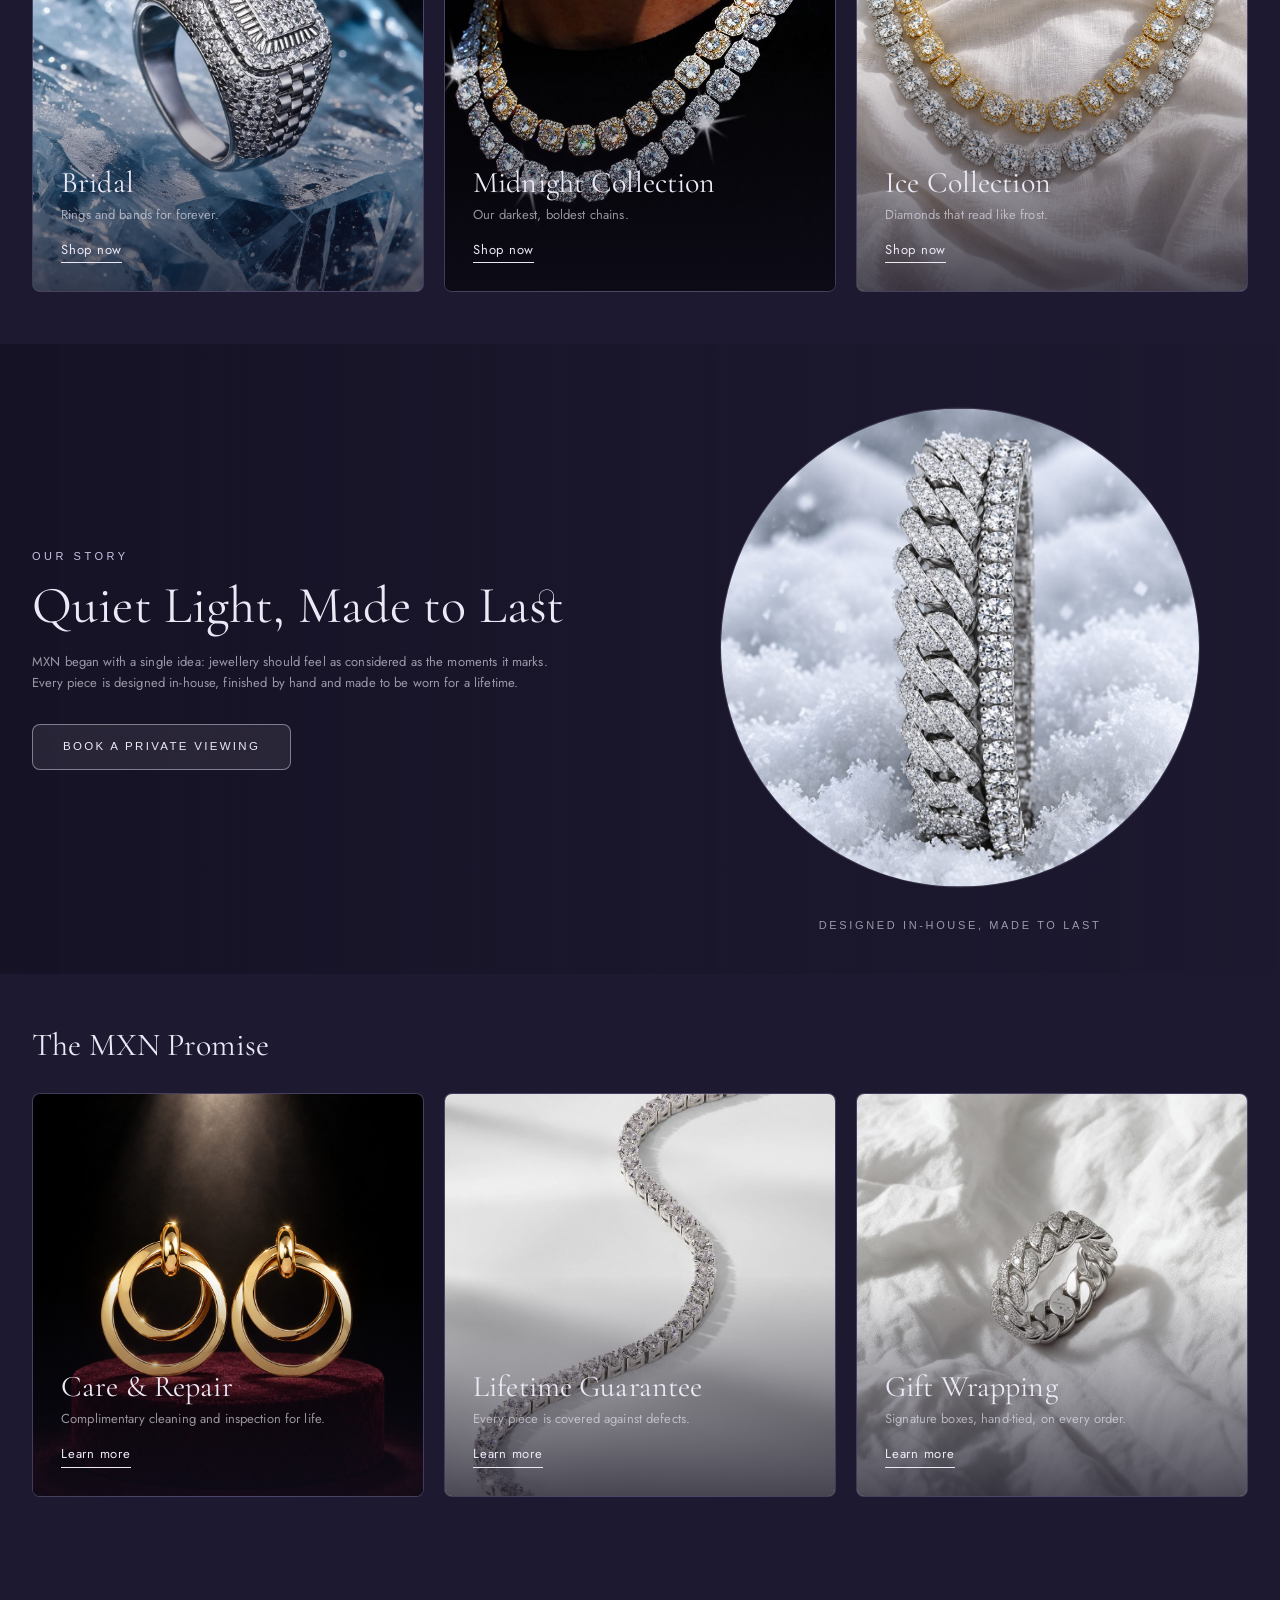
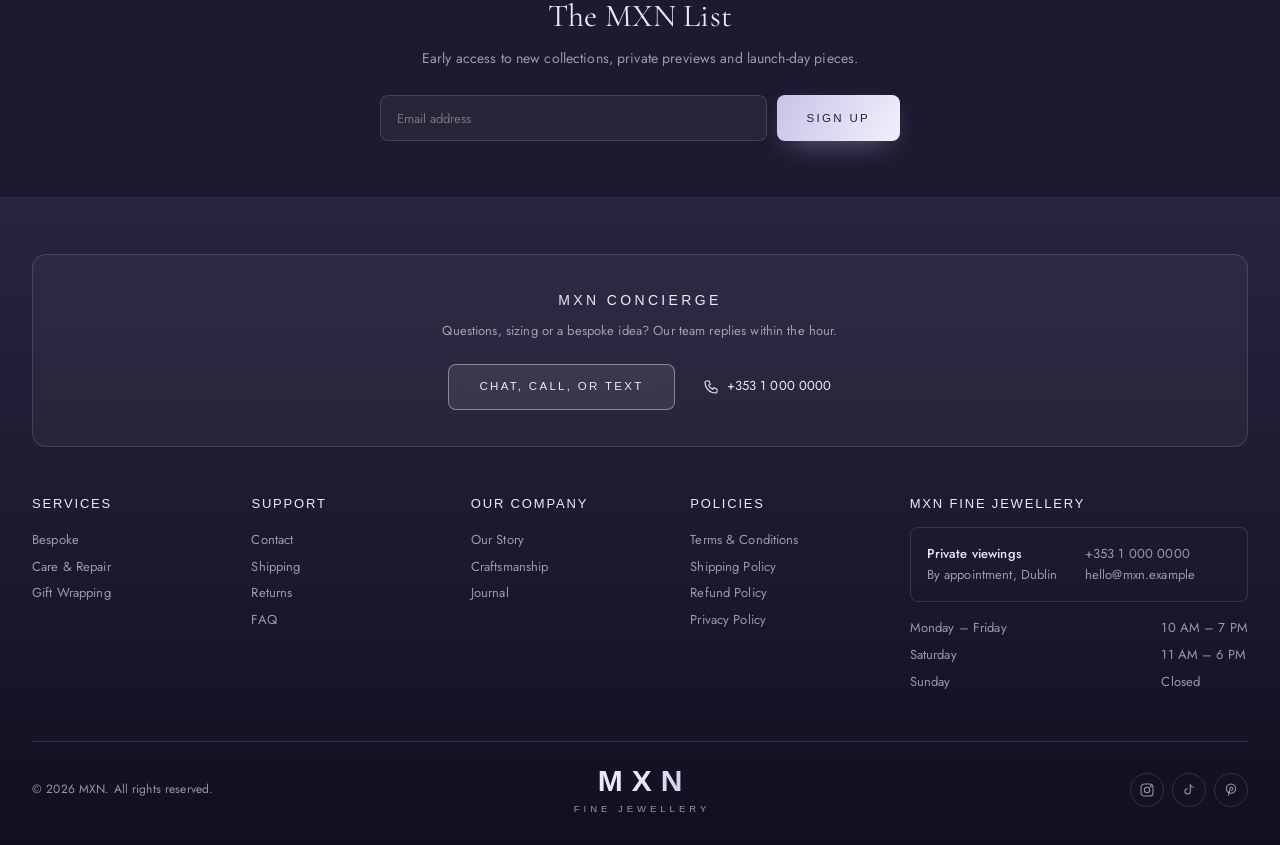
<file: home.html>
<!doctype html>
<html lang="en" data-theme="amethyst">
<head><meta name="robots" content="noindex, nofollow">
<meta charset="utf-8">
<meta name="viewport" content="width=device-width, initial-scale=1">
<title>MXN | Fine Jewellery — Amethyst Night</title>
<meta name="description" content="MXN fine jewellery: chains, pendants, rings and earrings in sterling silver, gold and lab-grown diamonds.">
<script>document.documentElement.dataset.theme='amethyst';try{localStorage.setItem('mxn-theme','amethyst')}catch(e){}</script>
<link rel="preconnect" href="https://fonts.googleapis.com">
<link rel="preconnect" href="https://fonts.gstatic.com" crossorigin>
<link rel="stylesheet" href="https://fonts.googleapis.com/css2?family=Cormorant+Garamond:ital,wght@0,400;0,500;0,600;1,400;1,500&family=Jost:wght@300;400;500&family=Syncopate:wght@400;700&display=swap">
<link rel="stylesheet" href="assets/styles.css?v=mwm6lv3z">
<link rel="icon" href="data:image/svg+xml,%3Csvg xmlns='http://www.w3.org/2000/svg' viewBox='0 0 32 32'%3E%3Crect width='32' height='32' rx='6' fill='%23332c4d'/%3E%3Ctext x='16' y='22' text-anchor='middle' font-family='serif' font-size='15' fill='%23b8d3db'%3EM%3C/text%3E%3C/svg%3E">
</head>
<body class="page-home">
<section class="cookie" id="cookie" aria-labelledby="cookie-h" hidden>
<h2 id="cookie-h">COOKIE CONSENT</h2>
<p>We use cookies to personalise your experience and understand how the site is used. We won't use them for these purposes unless you accept. Read our <a href="privacy-policy.html">Privacy Policy</a>.</p>
<div class="cookie-actions"><div class="cookie-btns"><button class="btn btn-solid" type="button" data-cookie="accept">Accept</button><button class="btn btn-line" type="button" data-cookie="decline">Decline</button></div>
<button class="link-btn small-caps" type="button" data-open="prefs">MANAGE PREFERENCES</button></div>
</section>
<div class="motion-bg" aria-hidden="true"><span class="orb o1"></span><span class="orb o2"></span><span class="orb o3"></span><span class="orb o4"></span><span class="grain"></span></div>
<a class="skip" href="#main">Skip to content</a>
<header class="site-header over-hero" id="top"><div class="header-inner">
<button class="icon-btn menu-btn" type="button" aria-label="Menu" data-open="mobile-menu"><svg viewBox="0 0 24 24" aria-hidden="true"><path d="M3 7h18M3 12h18M3 17h18"/></svg></button>
<a class="logo" href="home.html" aria-label="MXN home"><span class="logo-word">MXN</span><span class="logo-sub">Fine Jewellery</span></a>
<nav class="main-nav" aria-label="Main">
<ul><li class="has-mega" data-mega="men"><details><summary class="nav-link">Men</summary><div class="mega" id="mega-men" role="region" aria-label="men menu">
<div class="mega-inner">
<div class="mega-col"><h4>Men's Categories</h4><ul><li><a href="mens-chains.html">Chains</a></li><li><a href="mens-pendants.html">Pendants</a></li><li><a href="mens-jewelry.html">Earrings</a></li><li><a href="mens-jewelry.html">Bracelets</a></li><li><a href="mens-jewelry.html">Rings</a></li><li><a href="mens-jewelry.html">Necklaces</a></li></ul></div>
<div class="mega-col"><h4>Collections</h4><ul><li><a href="home.html#favourites">Signature Pieces</a></li><li><a href="mens-jewelry.html">New Arrivals</a></li><li><a href="home.html#bespoke">Bespoke</a></li><li><a href="mens-jewelry.html">Gifts</a></li></ul></div>
<div class="mega-tiles"><a class="mega-tile" href="mens-chains.html"><span class="tile-art"><img class="art-photo" src="photos/chains/cuban-01.jpg" alt="" loading="lazy" decoding="async"></span><span class="tile-label">Silver &amp; Gold Chains</span></a><a class="mega-tile" href="mens-pendants.html"><span class="tile-art"><svg class="art art-empty" viewBox="0 0 400 400" aria-hidden="true" xmlns="http://www.w3.org/2000/svg"></svg></span><span class="tile-label">Pendants</span></a><a class="mega-tile" href="home.html#bespoke"><span class="tile-art"><svg class="art art-empty" viewBox="0 0 400 400" aria-hidden="true" xmlns="http://www.w3.org/2000/svg"></svg></span><span class="tile-label">Bespoke</span></a></div>
</div>
<div class="mega-foot"><a href="mens-jewelry.html">Shop all men's jewellery <svg viewBox="0 0 24 24" aria-hidden="true"><path d="M9 6l6 6-6 6"/></svg></a></div>
</div></details></li><li class="has-mega" data-mega="women"><details><summary class="nav-link">Women</summary><div class="mega" id="mega-women" role="region" aria-label="women menu">
<div class="mega-inner">
<div class="mega-col"><h4>Women's Categories</h4><ul><li><a href="mens-jewelry.html">Necklaces</a></li><li><a href="mens-jewelry.html">Earrings</a></li><li><a href="mens-jewelry.html">Rings</a></li><li><a href="mens-jewelry.html">Bracelets</a></li><li><a href="mens-pendants.html">Pendants</a></li><li><a href="home.html#collections">Bridal</a></li></ul></div>
<div class="mega-col"><h4>Collections</h4><ul><li><a href="home.html#favourites">Signature Pieces</a></li><li><a href="mens-jewelry.html">New Arrivals</a></li><li><a href="home.html#bespoke">Bespoke</a></li><li><a href="mens-jewelry.html">Gifts</a></li></ul></div>
<div class="mega-tiles"><a class="mega-tile" href="mens-jewelry.html"><span class="tile-art"><img class="art-photo" src="photos/necklaces/cuban-necklace-01.jpg" alt="" loading="lazy" decoding="async"></span><span class="tile-label">Tennis Necklaces</span></a><a class="mega-tile" href="mens-jewelry.html"><span class="tile-art"><img class="art-photo" src="photos/earrings/interlocked-earrings-02.jpg" alt="" loading="lazy" decoding="async"></span><span class="tile-label">Earrings</span></a><a class="mega-tile" href="mens-jewelry.html"><span class="tile-art"><img class="art-photo" src="photos/rings/cuban-ring-03.jpg" alt="" loading="lazy" decoding="async"></span><span class="tile-label">Rings</span></a></div>
</div>
<div class="mega-foot"><a href="mens-jewelry.html">Shop all women's jewellery <svg viewBox="0 0 24 24" aria-hidden="true"><path d="M9 6l6 6-6 6"/></svg></a></div>
</div></details></li><li><a class="nav-link" href="home.html#collections">Bridal</a></li><li><a class="nav-link" href="mens-chains.html">Chains</a></li><li><a class="nav-link" href="mens-pendants.html">Pendants</a></li><li><a class="nav-link" href="home.html#bespoke">Bespoke</a></li><li><a class="nav-link" href="home.html#story">About</a></li></ul>
</nav>
<div class="header-tools">
<form class="search" role="search" action="mens-jewelry.html"><span class="search-ic"><svg viewBox="0 0 24 24" aria-hidden="true"><circle cx="11" cy="11" r="7"/><path d="M20 20l-3.5-3.5"/></svg></span><input type="search" name="q" placeholder="Search" aria-label="Search"></form>
<button class="icon-btn search-mobile" type="button" aria-label="Search" data-open="search-drawer"><svg viewBox="0 0 24 24" aria-hidden="true"><circle cx="11" cy="11" r="7"/><path d="M20 20l-3.5-3.5"/></svg></button>
<button class="icon-btn bag-btn" type="button" aria-label="Bag" data-open="bag"><svg viewBox="0 0 24 24" aria-hidden="true"><path d="M5 8h14l-1 13H6z"/><path d="M9 8V6a3 3 0 0 1 6 0v2"/></svg><span class="bag-count" hidden>0</span></button>
</div>
</div></header>
<main id="main">

<section class="hero-outer" aria-label="Featured">
<section class="hero" aria-roledescription="carousel" aria-label="Featured">
<div class="hero-track">
<div class="hero-slide active" role="group" aria-label="Slide 1 of 5">
<div class="hero-scene has-photo"><div class="hero-bg"><img class="hero-fill" src="photos/chains/box-chain-03.jpg" alt="" aria-hidden="true" decoding="async"><img class="art-photo" src="photos/chains/box-chain-03.jpg" alt="" style="object-position:50% 35%" fetchpriority="high" decoding="async"></div></div>
<div class="hero-copy"><p class="eyebrow">Amethyst Night</p><h1 class="hero-title">Crafted for the Night.</h1><p class="hero-sub">Fine jewellery in sterling silver, gold and lab-grown diamonds.</p><a class="btn btn-glass" href="mens-jewelry.html">Discover the collection</a></div>
</div><div class="hero-slide" role="group" aria-label="Slide 2 of 5" aria-hidden="true">
<div class="hero-scene has-photo"><div class="hero-bg"><img class="hero-fill" src="photos/earrings/interlocked-earrings-02.jpg" alt="" aria-hidden="true" decoding="async"><img class="art-photo" src="photos/earrings/interlocked-earrings-02.jpg" alt="" style="object-position:50% 40%" decoding="async"></div></div>
<div class="hero-copy"><p class="eyebrow">Amethyst Night</p><h1 class="hero-title">Light, Held Close.</h1><p class="hero-sub">Gold earrings that catch every room.</p><a class="btn btn-glass" href="mens-jewelry.html">Shop earrings</a></div>
</div><div class="hero-slide" role="group" aria-label="Slide 3 of 5" aria-hidden="true">
<div class="hero-scene has-photo"><div class="hero-bg"><img class="hero-fill" src="photos/necklaces/cuban-necklace-03.jpg" alt="" aria-hidden="true" decoding="async"><img class="art-photo" src="photos/necklaces/cuban-necklace-03.jpg" alt="" style="object-position:50% 50%" decoding="async"></div></div>
<div class="hero-copy"><p class="eyebrow">Amethyst Night</p><h1 class="hero-title">Cut Like Ice.</h1><p class="hero-sub">Lab-grown diamonds, set by hand in silver and gold.</p><a class="btn btn-glass" href="mens-jewelry.html">Shop necklaces</a></div>
</div><div class="hero-slide" role="group" aria-label="Slide 4 of 5" aria-hidden="true">
<div class="hero-scene has-photo"><div class="hero-bg"><img class="hero-fill" src="photos/rings/ring-07.jpg" alt="" aria-hidden="true" decoding="async"><img class="art-photo" src="photos/rings/ring-07.jpg" alt="" style="object-position:50% 55%" decoding="async"></div></div>
<div class="hero-copy"><p class="eyebrow">Amethyst Night</p><h1 class="hero-title">Bespoke by MXN.</h1><p class="hero-sub">Your name, your initials, your idea — made by hand.</p><a class="btn btn-glass" href="home.html#bespoke">Start your design</a></div>
</div><div class="hero-slide" role="group" aria-label="Slide 5 of 5" aria-hidden="true">
<div class="hero-scene has-photo"><div class="hero-bg"><img class="hero-fill" src="photos/bracelets/cuban-bracelet-05.jpg" alt="" aria-hidden="true" decoding="async"><img class="art-photo" src="photos/bracelets/cuban-bracelet-05.jpg" alt="" style="object-position:50% 50%" decoding="async"></div></div>
<div class="hero-copy"><p class="eyebrow">Amethyst Night</p><h1 class="hero-title">Made to Be Stacked.</h1><p class="hero-sub">Cuban links and tennis bracelets that layer beautifully.</p><a class="btn btn-glass" href="mens-jewelry.html">Shop bracelets</a></div>
</div>
</div>
<div class="hero-ctrl"><div class="hero-dots"><button type="button" aria-label="Go to slide 1" class="on" data-slide="0"></button><button type="button" aria-label="Go to slide 2" class="" data-slide="1"></button><button type="button" aria-label="Go to slide 3" class="" data-slide="2"></button><button type="button" aria-label="Go to slide 4" class="" data-slide="3"></button><button type="button" aria-label="Go to slide 5" class="" data-slide="4"></button></div>
<button class="circle-btn" type="button" aria-label="Previous slide" data-hero="prev"><svg viewBox="0 0 24 24" aria-hidden="true"><path d="M19 12H5M11 6l-6 6 6 6"/></svg></button><button class="circle-btn" type="button" aria-label="Next slide" data-hero="next"><svg viewBox="0 0 24 24" aria-hidden="true"><path d="M5 12h14M13 6l6 6-6 6"/></svg></button></div>
</section>
</section>

<section class="sec favourites" id="favourites" aria-labelledby="fav-h">
<div class="sec-head"><h2 id="fav-h" class="reveal">Signature Pieces</h2>
<div class="tabs line" role="tablist"><button role="tab" aria-selected="true" data-tab="fav-best">Best Sellers</button><button role="tab" aria-selected="false" data-tab="fav-new">New Arrivals</button></div></div>
<div class="tab-panel grid products" id="fav-best"><div class="card reveal " data-price="3015" data-metal="gold" data-ready="0" data-new="0" data-id="1">
<a class="card-media" href="#" aria-label="Cuban Necklace">
<span class="card-img a photo"><img src="photos/necklaces/cuban-necklace-01.jpg" alt="Cuban Necklace" loading="lazy" decoding="async"></span><span class="card-img b photo"><img src="photos/necklaces/cuban-necklace-01-hover.jpg" alt="" loading="lazy" decoding="async"></span>
<span class="shine"></span>

</a>
<button class="quick-add" type="button" data-add="Cuban Necklace">Add to bag</button>
<div class="card-body">
<h3 class="card-title"><a href="#">Cuban Necklace</a></h3>
<p class="card-line">Lab-grown diamonds in a four-prong setting</p>
<p class="price">From €3,015</p>
</div>
</div><div class="card reveal " data-price="890" data-metal="silver" data-ready="0" data-new="0" data-id="2">
<a class="card-media" href="#" aria-label="Interlocked Earrings">
<span class="card-img a photo"><img src="photos/earrings/interlocked-earrings-01.jpg" alt="Interlocked Earrings" loading="lazy" decoding="async"></span><span class="card-img b photo"><img src="photos/earrings/interlocked-earrings-01-hover.jpg" alt="" loading="lazy" decoding="async"></span>
<span class="shine"></span>

</a>
<button class="quick-add" type="button" data-add="Interlocked Earrings">Add to bag</button>
<div class="card-body">
<h3 class="card-title"><a href="#">Interlocked Earrings</a></h3>
<p class="card-line">Brilliant-cut stones, screw-back posts</p>
<p class="price">From €890</p>
</div>
</div><div class="card reveal " data-price="845" data-metal="rose" data-ready="1" data-new="1" data-id="3">
<a class="card-media" href="#" aria-label="Bespoke Script Nameplate">
<span class="card-img a"><svg class="art art-empty" viewBox="0 0 400 400" aria-hidden="true" xmlns="http://www.w3.org/2000/svg"></svg></span><span class="card-img b"><svg class="art art-empty" viewBox="0 0 400 400" aria-hidden="true" xmlns="http://www.w3.org/2000/svg"></svg></span>
<span class="shine"></span>
<span class="badge">Made to order</span>
</a>
<button class="quick-add" type="button" data-add="Bespoke Script Nameplate">Add to bag</button>
<div class="card-body">
<h3 class="card-title"><a href="#">Bespoke Script Nameplate</a></h3>
<p class="card-line">Made to order with your name or initials</p>
<p class="price">From €845</p>
</div>
</div><div class="card reveal " data-price="425" data-metal="rose" data-ready="0" data-new="0" data-id="4">
<a class="card-media" href="#" aria-label="Cuban">
<span class="card-img a photo"><img src="photos/chains/cuban-01.jpg" alt="Cuban" loading="lazy" decoding="async"></span><span class="card-img b photo"><img src="photos/chains/cuban-01-hover.jpg" alt="" loading="lazy" decoding="async"></span>
<span class="shine"></span>

</a>
<button class="quick-add" type="button" data-add="Cuban">Add to bag</button>
<div class="card-body">
<h3 class="card-title"><a href="#">Cuban</a></h3>
<p class="card-line">Solid sterling silver or 14k gold, hand-finished</p>
<p class="price">From €425</p>
</div>
</div><div class="card reveal " data-price="1060" data-metal="gold" data-ready="0" data-new="1" data-id="5">
<a class="card-media" href="#" aria-label="Vigil Cross Pendant">
<span class="card-img a"><svg class="art art-empty" viewBox="0 0 400 400" aria-hidden="true" xmlns="http://www.w3.org/2000/svg"></svg></span><span class="card-img b"><svg class="art art-empty" viewBox="0 0 400 400" aria-hidden="true" xmlns="http://www.w3.org/2000/svg"></svg></span>
<span class="shine"></span>

</a>
<button class="quick-add" type="button" data-add="Vigil Cross Pendant">Add to bag</button>
<div class="card-body">
<h3 class="card-title"><a href="#">Vigil Cross Pendant</a></h3>
<p class="card-line">Pavé lab-grown diamonds, polished bail</p>
<p class="price">From €1,060</p>
</div>
</div><div class="card reveal " data-price="1970" data-metal="silver" data-ready="0" data-new="0" data-id="6">
<a class="card-media" href="#" aria-label="Ring">
<span class="card-img a photo"><img src="photos/rings/ring-01.jpg" alt="Ring" loading="lazy" decoding="async"></span><span class="card-img b photo"><img src="photos/rings/ring-01-hover.jpg" alt="" loading="lazy" decoding="async"></span>
<span class="shine"></span>

</a>
<button class="quick-add" type="button" data-add="Ring">Add to bag</button>
<div class="card-body">
<h3 class="card-title"><a href="#">Ring</a></h3>
<p class="card-line">Solid gold band with a brilliant centre stone</p>
<p class="price">From €1,970</p>
</div>
</div><div class="card reveal " data-price="915" data-metal="gold" data-ready="1" data-new="1" data-id="7">
<a class="card-media" href="#" aria-label="Interlocked Earrings">
<span class="card-img a photo"><img src="photos/earrings/interlocked-earrings-02.jpg" alt="Interlocked Earrings" loading="lazy" decoding="async"></span><span class="card-img b photo"><img src="photos/earrings/interlocked-earrings-02-hover.jpg" alt="" loading="lazy" decoding="async"></span>
<span class="shine"></span>
<span class="badge">Ready to ship</span>
</a>
<button class="quick-add" type="button" data-add="Interlocked Earrings">Add to bag</button>
<div class="card-body">
<h3 class="card-title"><a href="#">Interlocked Earrings</a></h3>
<p class="card-line">Pavé hoops with a hidden clasp</p>
<p class="price">From €915</p>
</div>
</div><div class="card reveal " data-price="1020" data-metal="rose" data-ready="1" data-new="0" data-id="8">
<a class="card-media" href="#" aria-label="M Bracelet">
<span class="card-img a photo"><img src="photos/bracelets/m-bracelet-01.jpg" alt="M Bracelet" loading="lazy" decoding="async"></span><span class="card-img b photo"><img src="photos/bracelets/m-bracelet-01-hover.jpg" alt="" loading="lazy" decoding="async"></span>
<span class="shine"></span>
<span class="badge">Ready to ship</span>
</a>
<button class="quick-add" type="button" data-add="M Bracelet">Add to bag</button>
<div class="card-body">
<h3 class="card-title"><a href="#">M Bracelet</a></h3>
<p class="card-line">Box clasp with double safety lock</p>
<p class="price">From €1,020</p>
</div>
</div></div>
<div class="tab-panel grid products" id="fav-new" hidden><div class="card reveal " data-price="865" data-metal="silver" data-ready="1" data-new="0" data-id="9">
<a class="card-media" href="#" aria-label="Vigil Cross Pendant">
<span class="card-img a"><svg class="art art-empty" viewBox="0 0 400 400" aria-hidden="true" xmlns="http://www.w3.org/2000/svg"></svg></span><span class="card-img b"><svg class="art art-empty" viewBox="0 0 400 400" aria-hidden="true" xmlns="http://www.w3.org/2000/svg"></svg></span>
<span class="shine"></span>
<span class="badge">Ready to ship</span>
</a>
<button class="quick-add" type="button" data-add="Vigil Cross Pendant">Add to bag</button>
<div class="card-body">
<h3 class="card-title"><a href="#">Vigil Cross Pendant</a></h3>
<p class="card-line">Pavé lab-grown diamonds, polished bail</p>
<p class="price">From €865</p>
</div>
</div><div class="card reveal " data-price="480" data-metal="rose" data-ready="1" data-new="0" data-id="10">
<a class="card-media" href="#" aria-label="Cuban">
<span class="card-img a photo"><img src="photos/chains/cuban-02.jpg" alt="Cuban" loading="lazy" decoding="async"></span><span class="card-img b photo same"><img src="photos/chains/cuban-02.jpg" alt="" loading="lazy" decoding="async"></span>
<span class="shine"></span>
<span class="badge">Ready to ship</span>
</a>
<button class="quick-add" type="button" data-add="Cuban">Add to bag</button>
<div class="card-body">
<h3 class="card-title"><a href="#">Cuban</a></h3>
<p class="card-line">Solid sterling silver or 14k gold, hand-finished</p>
<p class="price">From €480</p>
</div>
</div><div class="card reveal " data-price="1160" data-metal="rose" data-ready="1" data-new="1" data-id="11">
<a class="card-media" href="#" aria-label="Interlocked Earrings">
<span class="card-img a photo"><img src="photos/earrings/interlocked-earrings-03.jpg" alt="Interlocked Earrings" loading="lazy" decoding="async"></span><span class="card-img b photo same"><img src="photos/earrings/interlocked-earrings-03.jpg" alt="" loading="lazy" decoding="async"></span>
<span class="shine"></span>
<span class="badge">Ready to ship</span>
</a>
<button class="quick-add" type="button" data-add="Interlocked Earrings">Add to bag</button>
<div class="card-body">
<h3 class="card-title"><a href="#">Interlocked Earrings</a></h3>
<p class="card-line">Pavé hoops with a hidden clasp</p>
<p class="price">From €1,160</p>
</div>
</div><div class="card reveal " data-price="2150" data-metal="silver" data-ready="1" data-new="1" data-id="12">
<a class="card-media" href="#" aria-label="Ring">
<span class="card-img a photo"><img src="photos/rings/ring-02.jpg" alt="Ring" loading="lazy" decoding="async"></span><span class="card-img b photo same"><img src="photos/rings/ring-02.jpg" alt="" loading="lazy" decoding="async"></span>
<span class="shine"></span>
<span class="badge">Ready to ship</span>
</a>
<button class="quick-add" type="button" data-add="Ring">Add to bag</button>
<div class="card-body">
<h3 class="card-title"><a href="#">Ring</a></h3>
<p class="card-line">Solid gold band with a brilliant centre stone</p>
<p class="price">From €2,150</p>
</div>
</div><div class="card reveal " data-price="1160" data-metal="gold" data-ready="1" data-new="0" data-id="13">
<a class="card-media" href="#" aria-label="M Bracelet">
<span class="card-img a photo"><img src="photos/bracelets/m-bracelet-02.jpg" alt="M Bracelet" loading="lazy" decoding="async"></span><span class="card-img b photo same"><img src="photos/bracelets/m-bracelet-02.jpg" alt="" loading="lazy" decoding="async"></span>
<span class="shine"></span>
<span class="badge">Ready to ship</span>
</a>
<button class="quick-add" type="button" data-add="M Bracelet">Add to bag</button>
<div class="card-body">
<h3 class="card-title"><a href="#">M Bracelet</a></h3>
<p class="card-line">Box clasp with double safety lock</p>
<p class="price">From €1,160</p>
</div>
</div><div class="card reveal " data-price="690" data-metal="silver" data-ready="0" data-new="0" data-id="14">
<a class="card-media" href="#" aria-label="Queen Bee">
<span class="card-img a photo"><img src="photos/earrings/queen-bee-04.jpg" alt="Queen Bee" loading="lazy" decoding="async"></span><span class="card-img b photo"><img src="photos/earrings/queen-bee-04-hover.jpg" alt="" loading="lazy" decoding="async"></span>
<span class="shine"></span>

</a>
<button class="quick-add" type="button" data-add="Queen Bee">Add to bag</button>
<div class="card-body">
<h3 class="card-title"><a href="#">Queen Bee</a></h3>
<p class="card-line">Brilliant-cut stones, screw-back posts</p>
<p class="price">From €690</p>
</div>
</div><div class="card reveal " data-price="2965" data-metal="gold" data-ready="0" data-new="0" data-id="15">
<a class="card-media" href="#" aria-label="Cuban Necklace">
<span class="card-img a photo"><img src="photos/necklaces/cuban-necklace-02.jpg" alt="Cuban Necklace" loading="lazy" decoding="async"></span><span class="card-img b photo"><img src="photos/necklaces/cuban-necklace-02-hover.jpg" alt="" loading="lazy" decoding="async"></span>
<span class="shine"></span>

</a>
<button class="quick-add" type="button" data-add="Cuban Necklace">Add to bag</button>
<div class="card-body">
<h3 class="card-title"><a href="#">Cuban Necklace</a></h3>
<p class="card-line">Lab-grown diamonds in a four-prong setting</p>
<p class="price">From €2,965</p>
</div>
</div><div class="card reveal " data-price="1205" data-metal="rose" data-ready="1" data-new="0" data-id="16">
<a class="card-media" href="#" aria-label="Vigil Cross Pendant">
<span class="card-img a"><svg class="art art-empty" viewBox="0 0 400 400" aria-hidden="true" xmlns="http://www.w3.org/2000/svg"></svg></span><span class="card-img b"><svg class="art art-empty" viewBox="0 0 400 400" aria-hidden="true" xmlns="http://www.w3.org/2000/svg"></svg></span>
<span class="shine"></span>
<span class="badge">Ready to ship</span>
</a>
<button class="quick-add" type="button" data-add="Vigil Cross Pendant">Add to bag</button>
<div class="card-body">
<h3 class="card-title"><a href="#">Vigil Cross Pendant</a></h3>
<p class="card-line">Pavé lab-grown diamonds, polished bail</p>
<p class="price">From €1,205</p>
</div>
</div></div>
<div class="center"><a class="btn btn-solid" href="mens-jewelry.html">Shop all signature pieces</a></div>
</section>

<section class="sec categories" id="categories" aria-labelledby="cat-h">
<div class="sec-head"><h2 id="cat-h" class="reveal">Popular Categories</h2>
<div class="tabs line" role="tablist"><button role="tab" aria-selected="true" data-tab="cat-women">Women</button><button role="tab" aria-selected="false" data-tab="cat-men">Men</button></div></div>
<div class="tab-panel grid cats" id="cat-women"><a class="cat-tile reveal" href="home.html#collections"><span class="tile-art"><img class="art-photo" src="photos/rings/ring-01.jpg" alt="" loading="lazy" decoding="async"></span><span class="tile-label">Bridal</span></a><a class="cat-tile reveal" href="mens-jewelry.html"><span class="tile-art"><img class="art-photo" src="photos/necklaces/cuban-necklace-02.jpg" alt="" loading="lazy" decoding="async"></span><span class="tile-label">Necklaces</span></a><a class="cat-tile reveal" href="mens-jewelry.html"><span class="tile-art"><img class="art-photo" src="photos/earrings/interlocked-earrings-03.jpg" alt="" loading="lazy" decoding="async"></span><span class="tile-label">Earrings</span></a><a class="cat-tile reveal" href="mens-jewelry.html"><span class="tile-art"><img class="art-photo" src="photos/rings/cuban-ring-04.jpg" alt="" loading="lazy" decoding="async"></span><span class="tile-label">Rings</span></a><a class="cat-tile reveal" href="mens-jewelry.html"><span class="tile-art"><img class="art-photo" src="photos/bracelets/cuban-bracelet-05.jpg" alt="" loading="lazy" decoding="async"></span><span class="tile-label">Bracelets</span></a><a class="cat-tile reveal" href="mens-pendants.html"><span class="tile-art"><svg class="art art-empty" viewBox="0 0 400 400" aria-hidden="true" xmlns="http://www.w3.org/2000/svg"></svg></span><span class="tile-label">Pendants</span></a></div>
<div class="tab-panel grid cats" id="cat-men" hidden><a class="cat-tile reveal" href="mens-chains.html"><span class="tile-art"><img class="art-photo" src="photos/chains/cuban-01.jpg" alt="" loading="lazy" decoding="async"></span><span class="tile-label">Chains</span></a><a class="cat-tile reveal" href="mens-pendants.html"><span class="tile-art"><svg class="art art-empty" viewBox="0 0 400 400" aria-hidden="true" xmlns="http://www.w3.org/2000/svg"></svg></span><span class="tile-label">Pendants</span></a><a class="cat-tile reveal" href="mens-jewelry.html"><span class="tile-art"><img class="art-photo" src="photos/rings/cuban-ring-03.jpg" alt="" loading="lazy" decoding="async"></span><span class="tile-label">Rings</span></a><a class="cat-tile reveal" href="mens-jewelry.html"><span class="tile-art"><img class="art-photo" src="photos/bracelets/tennis-bracelet-04.jpg" alt="" loading="lazy" decoding="async"></span><span class="tile-label">Bracelets</span></a><a class="cat-tile reveal" href="mens-jewelry.html"><span class="tile-art"><img class="art-photo" src="photos/earrings/queen-bee-05.jpg" alt="" loading="lazy" decoding="async"></span><span class="tile-label">Earrings</span></a><a class="cat-tile reveal" href="mens-chains.html"><span class="tile-art"><img class="art-photo" src="photos/necklaces/cuban-necklace-03.jpg" alt="" loading="lazy" decoding="async"></span><span class="tile-label">Tennis Chains</span></a></div>
<div class="center"><a class="text-link" href="mens-jewelry.html">Shop all <svg viewBox="0 0 24 24" aria-hidden="true"><path d="M5 12h14M13 6l6 6-6 6"/></svg></a></div>
</section>

<section class="bespoke" id="bespoke" aria-labelledby="bes-h">
<div class="bespoke-copy reveal"><p class="eyebrow">Made to order</p><h2 id="bes-h">Bespoke by MXN</h2><p>Work one-on-one with an MXN designer to bring your idea to life, crafted in solid gold or sterling silver and set with lab-grown diamonds.</p><a class="btn btn-glass" href="#" data-open="concierge">Get started</a></div>
<div class="bespoke-art" role="img" aria-label="Bespoke nameplate and shield pendant"><p class="art-caption">Hand-finished in solid gold</p><div class="parallax" data-speed="0.12"><svg class="art art-empty" viewBox="0 0 400 400" aria-hidden="true" xmlns="http://www.w3.org/2000/svg"></svg></div><div class="parallax p2" data-speed="-0.08"><svg class="art art-empty" viewBox="0 0 400 400" aria-hidden="true" xmlns="http://www.w3.org/2000/svg"></svg></div></div>
</section>

<section class="sec features" id="collections" aria-label="Collections">
<div class="grid three">
<a class="feature reveal" href="mens-jewelry.html"><span class="tile-art"><img class="art-photo" src="photos/rings/ring-02.jpg" alt="" loading="lazy" decoding="async"></span><span class="feature-copy"><h3>Bridal</h3><small>Rings and bands for forever.</small><span class="text-link">Shop now</span></span></a><a class="feature reveal" href="mens-chains.html"><span class="tile-art"><img class="art-photo" src="photos/chains/box-chain-03.jpg" alt="" loading="lazy" decoding="async"></span><span class="feature-copy"><h3>Midnight Collection</h3><small>Our darkest, boldest chains.</small><span class="text-link">Shop now</span></span></a><a class="feature reveal" href="mens-pendants.html"><span class="tile-art"><img class="art-photo" src="photos/necklaces/cuban-necklace-01.jpg" alt="" loading="lazy" decoding="async"></span><span class="feature-copy"><h3>Ice Collection</h3><small>Diamonds that read like frost.</small><span class="text-link">Shop now</span></span></a>
</div>
</section>

<section class="story" id="story" aria-labelledby="story-h">
<div class="story-copy reveal"><p class="eyebrow">Our Story</p><h2 id="story-h">Quiet Light, Made to Last</h2><p>MXN began with a single idea: jewellery should feel as considered as the moments it marks. Every piece is designed in-house, finished by hand and made to be worn for a lifetime.</p><a class="btn btn-glass" href="#" data-open="concierge">Book a private viewing</a></div>
<div class="story-art" role="img" aria-label="Cuban link bracelet"><p class="art-caption">Designed in-house, made to last</p><div class="story-frame parallax has-photo" data-speed="0.06"><img class="art-photo" src="photos/bracelets/m-bracelet-01.jpg" alt="" loading="lazy" decoding="async"></div></div>
</section>

<section class="sec promise" id="promise" aria-labelledby="pr-h">
<h2 id="pr-h" class="reveal">The MXN Promise</h2>
<div class="grid three">
<a class="feature small reveal" href="#" data-open="concierge"><span class="tile-art"><img class="art-photo" src="photos/earrings/interlocked-earrings-03.jpg" alt="" loading="lazy" decoding="async"></span><span class="feature-copy"><h3>Care &amp; Repair</h3><small>Complimentary cleaning and inspection for life.</small><span class="text-link">Learn more</span></span></a><a class="feature small reveal" href="#" data-open="concierge"><span class="tile-art"><img class="art-photo" src="photos/bracelets/tennis-bracelet-04.jpg" alt="" loading="lazy" decoding="async"></span><span class="feature-copy"><h3>Lifetime Guarantee</h3><small>Every piece is covered against defects.</small><span class="text-link">Learn more</span></span></a><a class="feature small reveal" href="#" data-open="concierge"><span class="tile-art"><img class="art-photo" src="photos/rings/cuban-ring-05.jpg" alt="" loading="lazy" decoding="async"></span><span class="feature-copy"><h3>Gift Wrapping</h3><small>Signature boxes, hand-tied, on every order.</small><span class="text-link">Learn more</span></span></a>
</div>
</section>
<section class="newsletter" aria-labelledby="nl-h"><div class="nl-inner reveal">
<h2 id="nl-h">The MXN List</h2>
<p>Early access to new collections, private previews and launch-day pieces.</p>
<form class="nl-form" data-thanks="You're on the list."><input required type="email" placeholder="Email address" aria-label="Email address"><button class="btn btn-solid" type="submit">Sign up</button></form>
</div></section>
</main>
<footer class="site-footer">
<div class="concierge-strip"><p class="cs-h">MXN Concierge</p><p class="cs-sub">Questions, sizing or a bespoke idea? Our team replies within the hour.</p>
<div class="cs-actions"><button type="button" class="btn btn-glass" data-open="concierge">Chat, Call, or Text</button><a class="cs-phone" href="tel:+35310000000"><svg viewBox="0 0 24 24" aria-hidden="true"><path d="M5 3h4l2 5-2.5 1.5a11 11 0 0 0 6 6L16 13l5 2v4a2 2 0 0 1-2 2A16 16 0 0 1 3 5a2 2 0 0 1 2-2"/></svg><span>+353 1 000 0000</span></a></div></div>
<div class="footer-grid">
<div class="f-links"><div class="f-col"><details open><summary><h2 class="f-h">Services</h2><svg viewBox="0 0 24 24" aria-hidden="true"><path d="M9 6l6 6-6 6"/></svg></summary><ul><li><a href="home.html#bespoke">Bespoke</a></li><li><a href="home.html#promise">Care &amp; Repair</a></li><li><a href="home.html#promise">Gift Wrapping</a></li></ul></details></div><div class="f-col"><details open><summary><h2 class="f-h">Support</h2><svg viewBox="0 0 24 24" aria-hidden="true"><path d="M9 6l6 6-6 6"/></svg></summary><ul><li><a href="#concierge" data-open="concierge">Contact</a></li><li><a href="privacy-policy.html">Shipping</a></li><li><a href="privacy-policy.html">Returns</a></li><li><a href="home.html#promise">FAQ</a></li></ul></details></div><div class="f-col"><details open><summary><h2 class="f-h">Our Company</h2><svg viewBox="0 0 24 24" aria-hidden="true"><path d="M9 6l6 6-6 6"/></svg></summary><ul><li><a href="home.html#story">Our Story</a></li><li><a href="home.html#story">Craftsmanship</a></li><li><a href="home.html#story">Journal</a></li></ul></details></div><div class="f-col"><details open><summary><h2 class="f-h">Policies</h2><svg viewBox="0 0 24 24" aria-hidden="true"><path d="M9 6l6 6-6 6"/></svg></summary><ul><li><a href="privacy-policy.html">Terms &amp; Conditions</a></li><li><a href="privacy-policy.html">Shipping Policy</a></li><li><a href="privacy-policy.html">Refund Policy</a></li><li><a href="privacy-policy.html">Privacy Policy</a></li></ul></details></div></div>
<div class="f-col f-brand"><h2 class="f-h">MXN Fine Jewellery</h2><div class="f-box"><p><b>Private viewings</b><br>By appointment, Dublin</p><p><a href="tel:+35310000000">+353 1 000 0000</a><br><a href="mailto:hello@mxn.example">hello@mxn.example</a></p></div>
<dl class="hours"><dt>Monday – Friday</dt><dd>10 AM – 7 PM</dd><dt>Saturday</dt><dd>11 AM – 6 PM</dd><dt>Sunday</dt><dd>Closed</dd></dl></div>
</div>
<div class="footer-base"><span>© 2026 MXN. All rights reserved.</span><a class="logo big" href="home.html"><span class="logo-word">MXN</span><span class="logo-sub">Fine Jewellery</span></a>
<span class="socials"><a href="#" aria-label="Instagram"><svg viewBox="0 0 24 24" aria-hidden="true"><rect x="3" y="3" width="18" height="18" rx="5"/><circle cx="12" cy="12" r="4"/><circle cx="17.5" cy="6.5" r=".8"/></svg></a><a href="#" aria-label="TikTok"><svg viewBox="0 0 24 24" aria-hidden="true"><path d="M14 3v11a4 4 0 1 1-4-4M14 3c.5 3 2.5 5 5 5"/></svg></a><a href="#" aria-label="Pinterest"><svg viewBox="0 0 24 24" aria-hidden="true"><circle cx="12" cy="10" r="7"/><path d="M11 8l-3 13M11 8c4-1 5 4 1 5"/></svg></a></span></div>
</footer>
<div class="sample-switch" role="group" aria-label="Landing page samples"><span>Sample</span><a href="home.html" class="on" data-theme-link="amethyst" title="Amethyst Night">A</a><a href="plum.html" class="" data-theme-link="plum" title="Smoked Plum">B</a><a href="frost.html" class="" data-theme-link="frost" title="Ice Frost">C</a><a href="motion.html" class="" title="Motion test (Burgundy Night with Motion effects)">M</a></div>

<div class="scrim" data-close></div>
<aside class="drawer drawer-left mobile-menu" id="mobile-menu" aria-label="Menu" role="dialog" aria-modal="true" hidden>
<div class="drawer-head"><h2 class="sr-only">Menu</h2><a class="logo" href="home.html"><span class="logo-word">MXN</span><span class="logo-sub">Fine Jewellery</span></a><button class="icon-btn round" type="button" aria-label="Close" data-close><svg viewBox="0 0 24 24" aria-hidden="true"><path d="M6 6l12 12M18 6L6 18"/></svg></button></div>
<form class="search wide" action="mens-jewelry.html"><span class="search-ic"><svg viewBox="0 0 24 24" aria-hidden="true"><circle cx="11" cy="11" r="7"/><path d="M20 20l-3.5-3.5"/></svg></span><input type="search" name="q" placeholder="What are you looking for?" aria-label="Search"></form>
<ul class="mm-list"><li><details><summary>Men<svg viewBox="0 0 24 24" aria-hidden="true"><path d="M9 6l6 6-6 6"/></svg></summary><ul><li><a href="mens-chains.html">Chains</a></li><li><a href="mens-pendants.html">Pendants</a></li><li><a href="mens-jewelry.html">Earrings</a></li><li><a href="mens-jewelry.html">Bracelets</a></li><li><a href="mens-jewelry.html">Rings</a></li><li><a href="mens-jewelry.html">Necklaces</a></li></ul></details></li><li><details><summary>Women<svg viewBox="0 0 24 24" aria-hidden="true"><path d="M9 6l6 6-6 6"/></svg></summary><ul><li><a href="mens-jewelry.html">Necklaces</a></li><li><a href="mens-jewelry.html">Earrings</a></li><li><a href="mens-jewelry.html">Rings</a></li><li><a href="mens-jewelry.html">Bracelets</a></li><li><a href="mens-pendants.html">Pendants</a></li><li><a href="home.html#collections">Bridal</a></li></ul></details></li><li><a href="home.html#collections">Bridal</a></li><li><a href="mens-chains.html">Chains</a></li><li><a href="mens-pendants.html">Pendants</a></li><li><a href="home.html#bespoke">Bespoke</a></li><li><details><summary>About<svg viewBox="0 0 24 24" aria-hidden="true"><path d="M9 6l6 6-6 6"/></svg></summary><ul><li><a href="home.html#story">Our Story</a></li><li><a href="home.html#promise">The MXN Promise</a></li><li><a href="privacy-policy.html">Privacy Policy</a></li></ul></details></li></ul>
</aside>
<aside class="drawer drawer-right" id="concierge" aria-label="MXN Concierge" role="dialog" aria-modal="true" hidden>
<div class="concierge-hero"><div class="ch-art"><svg class="art art-empty" viewBox="0 0 400 400" aria-hidden="true" xmlns="http://www.w3.org/2000/svg"></svg></div>
<button class="icon-btn round light" type="button" aria-label="Close" data-close><svg viewBox="0 0 24 24" aria-hidden="true"><path d="M6 6l12 12M18 6L6 18"/></svg></button>
<div class="ch-id"><span class="avatar">M</span><div><h3>MXN Concierge</h3><span class="status"><i></i>Replies within the hour</span></div></div></div>
<div class="tabs pill" role="tablist"><button role="tab" aria-selected="true" data-tab="c-msg">Message</button><button role="tab" aria-selected="false" data-tab="c-contact">Contact</button></div>
<div class="tab-panel" id="c-msg"><h3 class="c-done">A member of our sales team will be in touch via text message soon.</h3><p class="bubble">Leave us a message and your MXN stylist will reply by text or email.</p>
<form class="stack-form" data-thanks="Thank you — your stylist will be in touch soon."><input required placeholder="Your name" aria-label="Your name"><input required type="email" placeholder="Email" aria-label="Email"><textarea rows="4" placeholder="How can we help?" aria-label="Message"></textarea><button class="btn btn-solid" type="submit">Send message</button></form></div>
<div class="tab-panel" id="c-contact" hidden><ul class="contact-list"><li><b>Call or text</b><a href="tel:+35310000000">+353 1 000 0000</a></li><li><b>Email</b><a href="mailto:hello@mxn.example">hello@mxn.example</a></li><li><b>Hours</b><span>Mon – Sat, 10am – 7pm</span></li><li><b>Viewings</b><span>Private appointments on request</span></li></ul></div>
</aside>
<aside class="drawer drawer-right" id="search-drawer" aria-label="Search" role="dialog" aria-modal="true" hidden>
<div class="drawer-head"><h3>Search</h3><button class="icon-btn round" type="button" aria-label="Close" data-close><svg viewBox="0 0 24 24" aria-hidden="true"><path d="M6 6l12 12M18 6L6 18"/></svg></button></div>
<form class="search wide" action="mens-jewelry.html"><span class="search-ic"><svg viewBox="0 0 24 24" aria-hidden="true"><circle cx="11" cy="11" r="7"/><path d="M20 20l-3.5-3.5"/></svg></span><input type="search" name="q" placeholder="What are you looking for?" aria-label="Search"></form>
<h3 class="drawer-sub">Trending searches</h3>
<ul class="chips"><li><a href="mens-jewelry.html?q=Tennis%20necklace">Tennis necklace</a></li><li><a href="mens-jewelry.html?q=Cuban%20chain">Cuban chain</a></li><li><a href="mens-jewelry.html?q=Cross%20pendant">Cross pendant</a></li><li><a href="mens-jewelry.html?q=Hoops">Hoops</a></li><li><a href="mens-jewelry.html?q=Signet%20ring">Signet ring</a></li></ul>
<h3 class="drawer-sub">Popular Pieces</h3>
<ul class="mini-list"><li><a href="mens-jewelry.html"><span class="mini-art"><img class="art-photo" src="photos/necklaces/cuban-necklace-01.jpg" alt="" loading="lazy" decoding="async"></span><span>Aurora Tennis Necklace</span></a></li><li><a href="mens-jewelry.html"><span class="mini-art"><img class="art-photo" src="photos/chains/cuban-01.jpg" alt="" loading="lazy" decoding="async"></span><span>Nocturne Rope Chain</span></a></li><li><a href="mens-jewelry.html"><span class="mini-art"><svg class="art art-empty" viewBox="0 0 400 400" aria-hidden="true" xmlns="http://www.w3.org/2000/svg"></svg></span><span>Vigil Cross Pendant</span></a></li></ul>
</aside>
<aside class="drawer drawer-right" id="bag" aria-label="Your bag" role="dialog" aria-modal="true" hidden>
<div class="drawer-head"><h3>Your bag</h3><button class="icon-btn round" type="button" aria-label="Close" data-close><svg viewBox="0 0 24 24" aria-hidden="true"><path d="M6 6l12 12M18 6L6 18"/></svg></button></div>
<ul class="bag-list"></ul><p class="bag-empty muted">Your bag is empty.</p>
<div class="bag-foot" hidden>
<button class="btn btn-glass bag-checkout" type="button" data-checkout>Checkout</button>
<div class="bag-clear-wrap"><button class="bag-clear" type="button" aria-haspopup="dialog" aria-expanded="false" aria-controls="clear-confirm">Clear bag</button>
<div class="confirm-bubble" id="clear-confirm" role="alertdialog" aria-labelledby="clear-confirm-q" hidden><p id="clear-confirm-q">Are you sure you want to clear your bag?</p>
<div class="cb-actions"><button class="btn btn-solid" type="button" data-clear-yes>Yes, clear</button><button class="btn btn-line" type="button" data-clear-no>Cancel</button></div></div></div>
</div>
<a class="btn btn-line bag-continue" href="mens-jewelry.html">Continue shopping</a>
</aside>

<div class="modal" id="prefs" role="dialog" aria-modal="true" aria-label="Cookie and privacy preferences" hidden>
<div class="modal-card">
<div class="modal-head"><h3>Cookie and privacy preferences</h3><button class="icon-btn round" type="button" aria-label="Close" data-close><svg viewBox="0 0 24 24" aria-hidden="true"><path d="M6 6l12 12M18 6L6 18"/></svg></button>
<div class="modal-btns"><button class="btn btn-solid" type="button" data-cookie="accept">Accept all</button><button class="btn btn-line" type="button" data-cookie="decline">Decline all</button><button class="btn btn-line" type="button" data-cookie="save">Save my choices</button></div></div>
<div class="modal-body"><h4>You control your data</h4><p class="muted">Choose which cookies to allow.</p>
<label class="pref"><input type="checkbox" checked disabled name="required"><span><b>Required</b><small>Needed for the site to work, such as keeping items in your bag.</small></span></label><label class="pref"><input type="checkbox" name="personalisation"><span><b>Personalisation</b><small>Remember your choices to tailor your next visit.</small></span></label><label class="pref"><input type="checkbox" name="marketing"><span><b>Marketing</b><small>Help us show you relevant MXN news on other sites.</small></span></label><label class="pref"><input type="checkbox" name="analytics"><span><b>Analytics</b><small>Help us understand how the site is used so we can improve it.</small></span></label>
</div></div></div>
<div class="modal" id="join" role="dialog" aria-modal="true" aria-label="Join the MXN list" hidden>
<div class="modal-card join-card">
<div class="join-art"><img class="art-photo" src="photos/necklaces/cuban-necklace-01.jpg" alt="" loading="lazy" decoding="async"></div>
<div class="join-body"><button class="icon-btn round" type="button" aria-label="Close" data-close><svg viewBox="0 0 24 24" aria-hidden="true"><path d="M6 6l12 12M18 6L6 18"/></svg></button>
<p class="eyebrow">Private preview</p><h3>Join the MXN List</h3><p class="muted">Be first to see the debut collection, with early access on launch day.</p>
<form class="stack-form" data-thanks="Welcome to the MXN List."><input required type="email" placeholder="Enter your email" aria-label="Email"><button class="btn btn-solid" type="submit">Request access</button></form>
<button class="link-btn" type="button" data-close>No thanks</button></div></div></div>
<div class="toast" role="status" aria-live="polite"></div>
<script src="assets/main.js?v=mwm6lv3z" defer></script>
</body>
</html>
</file>
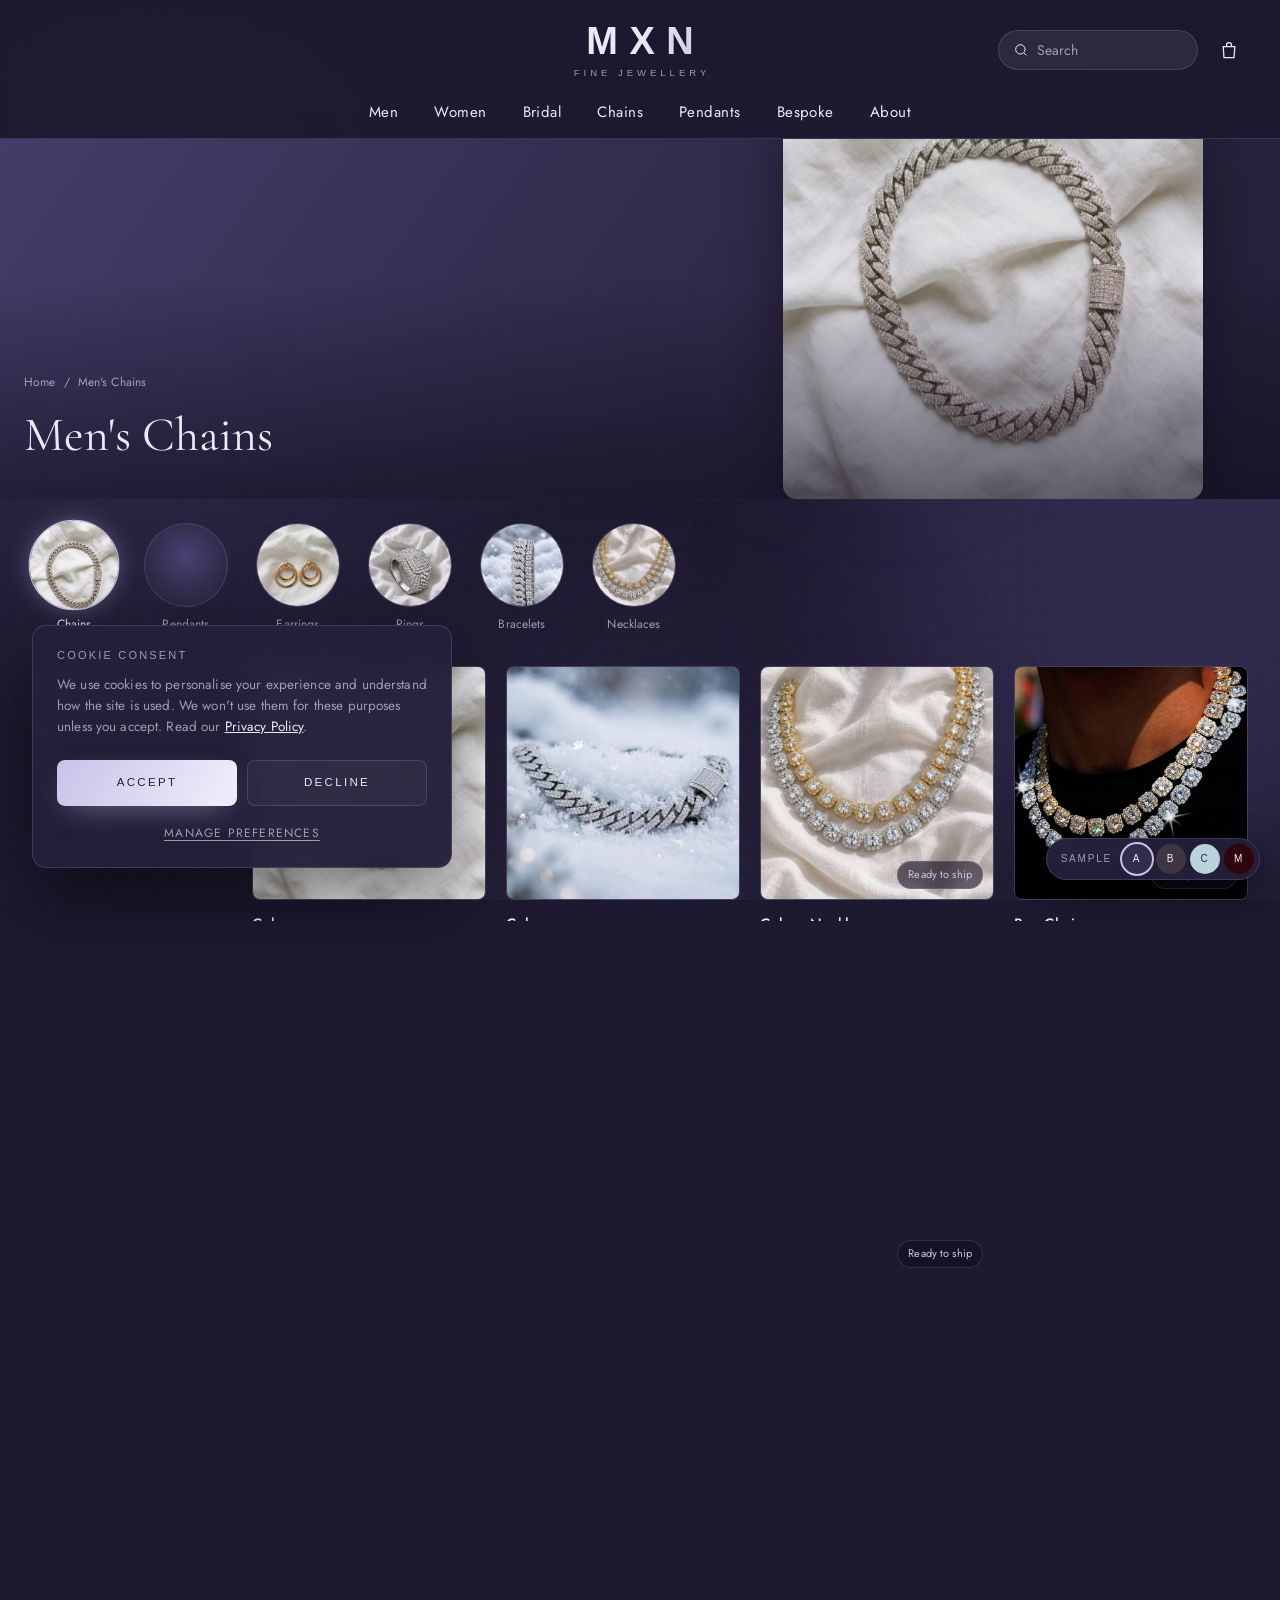
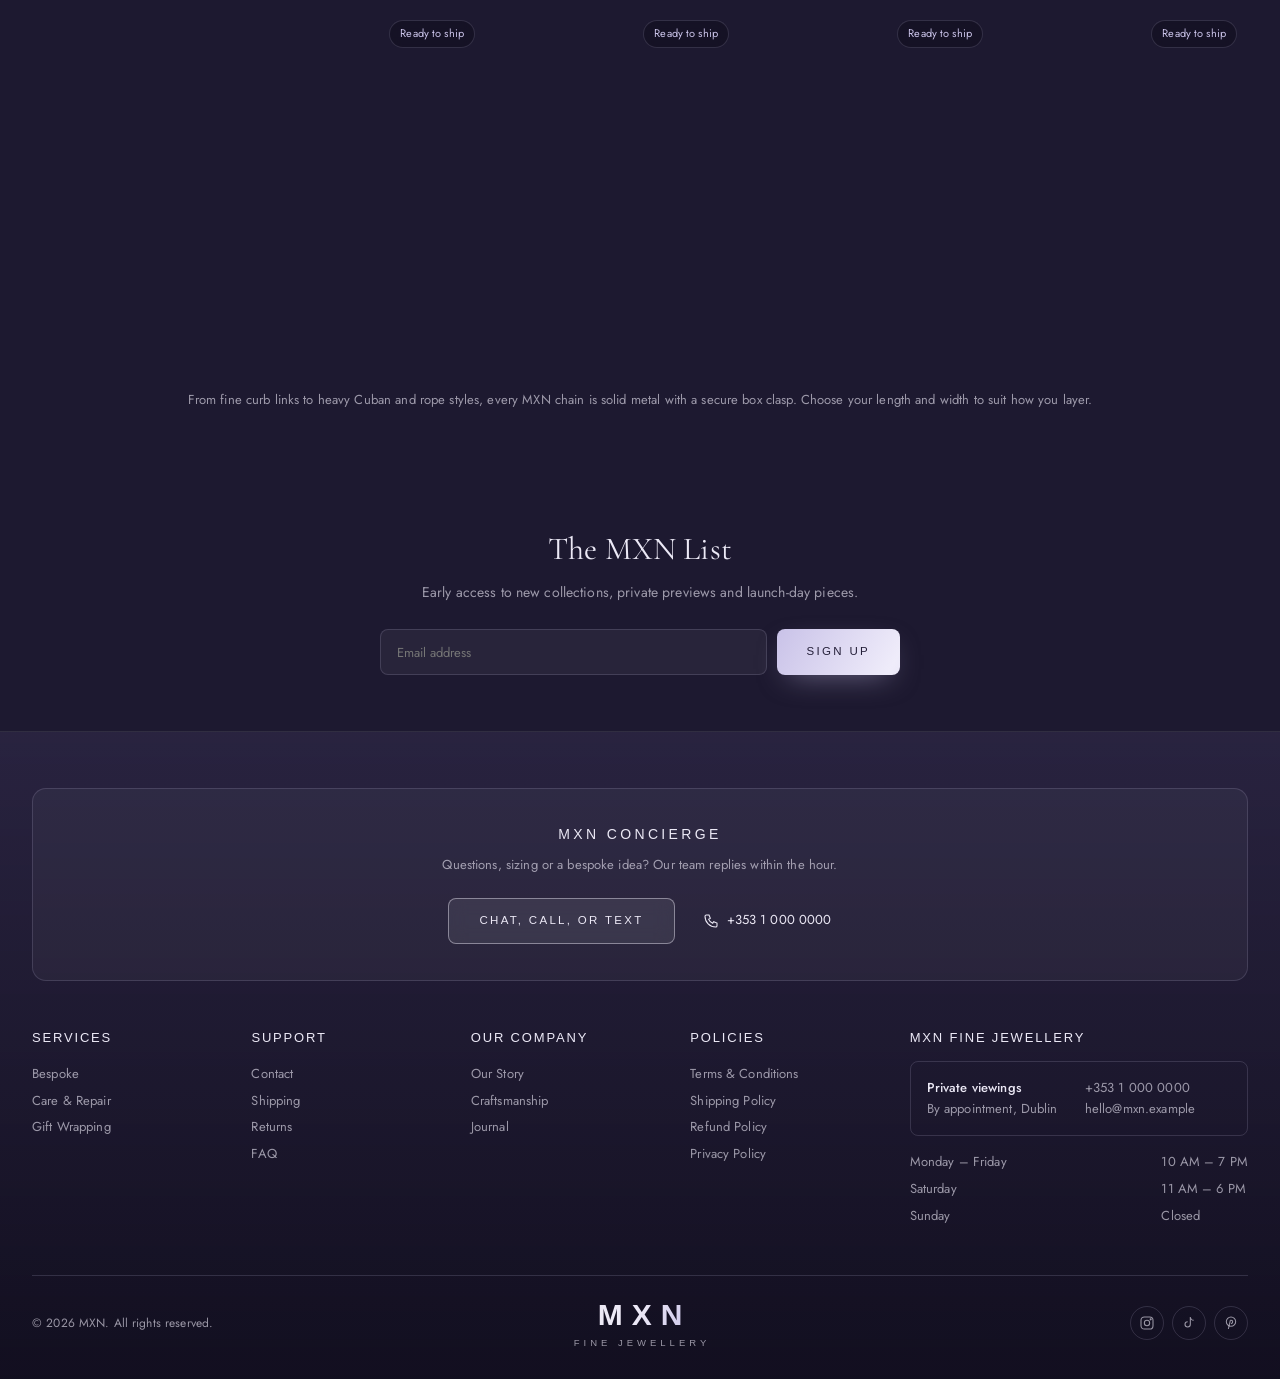
<file: mens-chains.html>
<!doctype html>
<html lang="en" data-theme="amethyst">
<head><meta name="robots" content="noindex, nofollow">
<meta charset="utf-8">
<meta name="viewport" content="width=device-width, initial-scale=1">
<title>Men's Chains | MXN</title>
<meta name="description" content="From fine curb links to heavy Cuban and rope styles, every MXN chain is solid metal with a secure box clasp. Choose your length and width to suit how you layer.">
<script>try{document.documentElement.dataset.theme=localStorage.getItem('mxn-theme')||'amethyst'}catch(e){document.documentElement.dataset.theme='amethyst'}</script>
<link rel="preconnect" href="https://fonts.googleapis.com">
<link rel="preconnect" href="https://fonts.gstatic.com" crossorigin>
<link rel="stylesheet" href="https://fonts.googleapis.com/css2?family=Cormorant+Garamond:ital,wght@0,400;0,500;0,600;1,400;1,500&family=Jost:wght@300;400;500&family=Syncopate:wght@400;700&display=swap">
<link rel="stylesheet" href="assets/styles.css?v=mwm6lv3z">
<link rel="icon" href="data:image/svg+xml,%3Csvg xmlns='http://www.w3.org/2000/svg' viewBox='0 0 32 32'%3E%3Crect width='32' height='32' rx='6' fill='%23332c4d'/%3E%3Ctext x='16' y='22' text-anchor='middle' font-family='serif' font-size='15' fill='%23b8d3db'%3EM%3C/text%3E%3C/svg%3E">
</head>
<body class="page-collection">
<section class="cookie" id="cookie" aria-labelledby="cookie-h" hidden>
<h2 id="cookie-h">COOKIE CONSENT</h2>
<p>We use cookies to personalise your experience and understand how the site is used. We won't use them for these purposes unless you accept. Read our <a href="privacy-policy.html">Privacy Policy</a>.</p>
<div class="cookie-actions"><div class="cookie-btns"><button class="btn btn-solid" type="button" data-cookie="accept">Accept</button><button class="btn btn-line" type="button" data-cookie="decline">Decline</button></div>
<button class="link-btn small-caps" type="button" data-open="prefs">MANAGE PREFERENCES</button></div>
</section>
<div class="motion-bg" aria-hidden="true"><span class="orb o1"></span><span class="orb o2"></span><span class="orb o3"></span><span class="orb o4"></span><span class="grain"></span></div>
<a class="skip" href="#main">Skip to content</a>
<header class="site-header" id="top"><div class="header-inner">
<button class="icon-btn menu-btn" type="button" aria-label="Menu" data-open="mobile-menu"><svg viewBox="0 0 24 24" aria-hidden="true"><path d="M3 7h18M3 12h18M3 17h18"/></svg></button>
<a class="logo" href="home.html" aria-label="MXN home"><span class="logo-word">MXN</span><span class="logo-sub">Fine Jewellery</span></a>
<nav class="main-nav" aria-label="Main">
<ul><li class="has-mega" data-mega="men"><details><summary class="nav-link">Men</summary><div class="mega" id="mega-men" role="region" aria-label="men menu">
<div class="mega-inner">
<div class="mega-col"><h4>Men's Categories</h4><ul><li><a href="mens-chains.html">Chains</a></li><li><a href="mens-pendants.html">Pendants</a></li><li><a href="mens-jewelry.html">Earrings</a></li><li><a href="mens-jewelry.html">Bracelets</a></li><li><a href="mens-jewelry.html">Rings</a></li><li><a href="mens-jewelry.html">Necklaces</a></li></ul></div>
<div class="mega-col"><h4>Collections</h4><ul><li><a href="home.html#favourites">Signature Pieces</a></li><li><a href="mens-jewelry.html">New Arrivals</a></li><li><a href="home.html#bespoke">Bespoke</a></li><li><a href="mens-jewelry.html">Gifts</a></li></ul></div>
<div class="mega-tiles"><a class="mega-tile" href="mens-chains.html"><span class="tile-art"><img class="art-photo" src="photos/chains/cuban-01.jpg" alt="" loading="lazy" decoding="async"></span><span class="tile-label">Silver &amp; Gold Chains</span></a><a class="mega-tile" href="mens-pendants.html"><span class="tile-art"><svg class="art art-empty" viewBox="0 0 400 400" aria-hidden="true" xmlns="http://www.w3.org/2000/svg"></svg></span><span class="tile-label">Pendants</span></a><a class="mega-tile" href="home.html#bespoke"><span class="tile-art"><svg class="art art-empty" viewBox="0 0 400 400" aria-hidden="true" xmlns="http://www.w3.org/2000/svg"></svg></span><span class="tile-label">Bespoke</span></a></div>
</div>
<div class="mega-foot"><a href="mens-jewelry.html">Shop all men's jewellery <svg viewBox="0 0 24 24" aria-hidden="true"><path d="M9 6l6 6-6 6"/></svg></a></div>
</div></details></li><li class="has-mega" data-mega="women"><details><summary class="nav-link">Women</summary><div class="mega" id="mega-women" role="region" aria-label="women menu">
<div class="mega-inner">
<div class="mega-col"><h4>Women's Categories</h4><ul><li><a href="mens-jewelry.html">Necklaces</a></li><li><a href="mens-jewelry.html">Earrings</a></li><li><a href="mens-jewelry.html">Rings</a></li><li><a href="mens-jewelry.html">Bracelets</a></li><li><a href="mens-pendants.html">Pendants</a></li><li><a href="home.html#collections">Bridal</a></li></ul></div>
<div class="mega-col"><h4>Collections</h4><ul><li><a href="home.html#favourites">Signature Pieces</a></li><li><a href="mens-jewelry.html">New Arrivals</a></li><li><a href="home.html#bespoke">Bespoke</a></li><li><a href="mens-jewelry.html">Gifts</a></li></ul></div>
<div class="mega-tiles"><a class="mega-tile" href="mens-jewelry.html"><span class="tile-art"><img class="art-photo" src="photos/necklaces/cuban-necklace-01.jpg" alt="" loading="lazy" decoding="async"></span><span class="tile-label">Tennis Necklaces</span></a><a class="mega-tile" href="mens-jewelry.html"><span class="tile-art"><img class="art-photo" src="photos/earrings/interlocked-earrings-02.jpg" alt="" loading="lazy" decoding="async"></span><span class="tile-label">Earrings</span></a><a class="mega-tile" href="mens-jewelry.html"><span class="tile-art"><img class="art-photo" src="photos/rings/cuban-ring-03.jpg" alt="" loading="lazy" decoding="async"></span><span class="tile-label">Rings</span></a></div>
</div>
<div class="mega-foot"><a href="mens-jewelry.html">Shop all women's jewellery <svg viewBox="0 0 24 24" aria-hidden="true"><path d="M9 6l6 6-6 6"/></svg></a></div>
</div></details></li><li><a class="nav-link" href="home.html#collections">Bridal</a></li><li><a class="nav-link" href="mens-chains.html">Chains</a></li><li><a class="nav-link" href="mens-pendants.html">Pendants</a></li><li><a class="nav-link" href="home.html#bespoke">Bespoke</a></li><li><a class="nav-link" href="home.html#story">About</a></li></ul>
</nav>
<div class="header-tools">
<form class="search" role="search" action="mens-jewelry.html"><span class="search-ic"><svg viewBox="0 0 24 24" aria-hidden="true"><circle cx="11" cy="11" r="7"/><path d="M20 20l-3.5-3.5"/></svg></span><input type="search" name="q" placeholder="Search" aria-label="Search"></form>
<button class="icon-btn search-mobile" type="button" aria-label="Search" data-open="search-drawer"><svg viewBox="0 0 24 24" aria-hidden="true"><circle cx="11" cy="11" r="7"/><path d="M20 20l-3.5-3.5"/></svg></button>
<button class="icon-btn bag-btn" type="button" aria-label="Bag" data-open="bag"><svg viewBox="0 0 24 24" aria-hidden="true"><path d="M5 8h14l-1 13H6z"/><path d="M9 8V6a3 3 0 0 1 6 0v2"/></svg><span class="bag-count" hidden>0</span></button>
</div>
</div></header>
<main id="main">

<section class="coll-banner" aria-labelledby="coll-h">
<div class="coll-art parallax" data-speed="0.15"><img class="art-photo" src="photos/chains/cuban-01.jpg" alt="" loading="lazy" decoding="async"></div>
<div class="coll-head"><nav class="crumbs" aria-label="Breadcrumb"><a href="home.html">Home</a><span>/</span><span>Men's Chains</span></nav>
<h1 id="coll-h" class="coll-title">Men's Chains</h1></div>
</section>
<div class="bubbles" aria-label="Categories"><a class="bubble-link on" href="mens-chains.html"><span class="bubble-art"><img class="art-photo" src="photos/chains/cuban-01.jpg" alt="" loading="lazy" decoding="async"></span><span>Chains</span></a><a class="bubble-link" href="mens-pendants.html"><span class="bubble-art"><svg class="art art-empty" viewBox="0 0 400 400" aria-hidden="true" xmlns="http://www.w3.org/2000/svg"></svg></span><span>Pendants</span></a><a class="bubble-link" href="mens-jewelry.html"><span class="bubble-art"><img class="art-photo" src="photos/earrings/interlocked-earrings-01.jpg" alt="" loading="lazy" decoding="async"></span><span>Earrings</span></a><a class="bubble-link" href="mens-jewelry.html"><span class="bubble-art"><img class="art-photo" src="photos/rings/ring-01.jpg" alt="" loading="lazy" decoding="async"></span><span>Rings</span></a><a class="bubble-link" href="mens-jewelry.html"><span class="bubble-art"><img class="art-photo" src="photos/bracelets/m-bracelet-01.jpg" alt="" loading="lazy" decoding="async"></span><span>Bracelets</span></a><a class="bubble-link" href="mens-jewelry.html"><span class="bubble-art"><img class="art-photo" src="photos/necklaces/cuban-necklace-01.jpg" alt="" loading="lazy" decoding="async"></span><span>Necklaces</span></a></div>
<div class="coll-layout">
<aside class="toolbar" aria-label="Sort and filter"><div class="toolbar-row"><button class="btn btn-line filter-btn" type="button" data-open="filters">Filters</button><span class="count"><b>12</b> products</span>
<label class="sort">Sort by <select aria-label="Sort by"><option value="featured">Featured</option><option value="new">New arrivals</option><option value="low">Price: low to high</option><option value="high">Price: high to low</option></select></label>
</div></aside>
<div class="coll-main">
<div class="grid products coll-grid" data-page="12"><div class="card reveal " data-price="295" data-metal="rose" data-ready="0" data-new="0" data-id="113">
<a class="card-media" href="#" aria-label="Cuban">
<span class="card-img a photo"><img src="photos/chains/cuban-01.jpg" alt="Cuban" loading="lazy" decoding="async"></span><span class="card-img b photo"><img src="photos/chains/cuban-01-hover.jpg" alt="" loading="lazy" decoding="async"></span>
<span class="shine"></span>

</a>
<button class="quick-add" type="button" data-add="Cuban">Add to bag</button>
<div class="card-body">
<h3 class="card-title"><a href="#">Cuban</a></h3>
<p class="card-line">Solid sterling silver or 14k gold, hand-finished</p>
<p class="price">From €295</p>
</div>
</div><div class="card reveal " data-price="230" data-metal="silver" data-ready="0" data-new="0" data-id="114">
<a class="card-media" href="#" aria-label="Cuban">
<span class="card-img a photo"><img src="photos/chains/cuban-02.jpg" alt="Cuban" loading="lazy" decoding="async"></span><span class="card-img b photo same"><img src="photos/chains/cuban-02.jpg" alt="" loading="lazy" decoding="async"></span>
<span class="shine"></span>

</a>
<button class="quick-add" type="button" data-add="Cuban">Add to bag</button>
<div class="card-body">
<h3 class="card-title"><a href="#">Cuban</a></h3>
<p class="card-line">Solid sterling silver or 14k gold, hand-finished</p>
<p class="price">From €230</p>
</div>
</div><div class="card reveal " data-price="3155" data-metal="rose" data-ready="1" data-new="1" data-id="115">
<a class="card-media" href="#" aria-label="Cuban Necklace">
<span class="card-img a photo"><img src="photos/necklaces/cuban-necklace-01.jpg" alt="Cuban Necklace" loading="lazy" decoding="async"></span><span class="card-img b photo"><img src="photos/necklaces/cuban-necklace-01-hover.jpg" alt="" loading="lazy" decoding="async"></span>
<span class="shine"></span>
<span class="badge">Ready to ship</span>
</a>
<button class="quick-add" type="button" data-add="Cuban Necklace">Add to bag</button>
<div class="card-body">
<h3 class="card-title"><a href="#">Cuban Necklace</a></h3>
<p class="card-line">Lab-grown diamonds in a four-prong setting</p>
<p class="price">From €3,155</p>
</div>
</div><div class="card reveal " data-price="235" data-metal="rose" data-ready="1" data-new="1" data-id="116">
<a class="card-media" href="#" aria-label="Box Chain">
<span class="card-img a photo"><img src="photos/chains/box-chain-03.jpg" alt="Box Chain" loading="lazy" decoding="async"></span><span class="card-img b photo same"><img src="photos/chains/box-chain-03.jpg" alt="" loading="lazy" decoding="async"></span>
<span class="shine"></span>
<span class="badge">Ready to ship</span>
</a>
<button class="quick-add" type="button" data-add="Box Chain">Add to bag</button>
<div class="card-body">
<h3 class="card-title"><a href="#">Box Chain</a></h3>
<p class="card-line">Solid sterling silver or 14k gold, hand-finished</p>
<p class="price">From €235</p>
</div>
</div><div class="card reveal " data-price="480" data-metal="rose" data-ready="0" data-new="0" data-id="117">
<a class="card-media" href="#" aria-label="Cuban">
<span class="card-img a photo"><img src="photos/chains/cuban-01.jpg" alt="Cuban" loading="lazy" decoding="async"></span><span class="card-img b photo"><img src="photos/chains/cuban-01-hover.jpg" alt="" loading="lazy" decoding="async"></span>
<span class="shine"></span>

</a>
<button class="quick-add" type="button" data-add="Cuban">Add to bag</button>
<div class="card-body">
<h3 class="card-title"><a href="#">Cuban</a></h3>
<p class="card-line">Solid sterling silver or 14k gold, hand-finished</p>
<p class="price">From €480</p>
</div>
</div><div class="card reveal " data-price="2975" data-metal="silver" data-ready="0" data-new="1" data-id="118">
<a class="card-media" href="#" aria-label="Cuban Necklace">
<span class="card-img a photo"><img src="photos/necklaces/cuban-necklace-02.jpg" alt="Cuban Necklace" loading="lazy" decoding="async"></span><span class="card-img b photo"><img src="photos/necklaces/cuban-necklace-02-hover.jpg" alt="" loading="lazy" decoding="async"></span>
<span class="shine"></span>

</a>
<button class="quick-add" type="button" data-add="Cuban Necklace">Add to bag</button>
<div class="card-body">
<h3 class="card-title"><a href="#">Cuban Necklace</a></h3>
<p class="card-line">Lab-grown diamonds in a four-prong setting</p>
<p class="price">From €2,975</p>
</div>
</div><div class="card reveal " data-price="525" data-metal="rose" data-ready="1" data-new="0" data-id="119">
<a class="card-media" href="#" aria-label="Cuban">
<span class="card-img a photo"><img src="photos/chains/cuban-02.jpg" alt="Cuban" loading="lazy" decoding="async"></span><span class="card-img b photo same"><img src="photos/chains/cuban-02.jpg" alt="" loading="lazy" decoding="async"></span>
<span class="shine"></span>
<span class="badge">Ready to ship</span>
</a>
<button class="quick-add" type="button" data-add="Cuban">Add to bag</button>
<div class="card-body">
<h3 class="card-title"><a href="#">Cuban</a></h3>
<p class="card-line">Solid sterling silver or 14k gold, hand-finished</p>
<p class="price">From €525</p>
</div>
</div><div class="card reveal " data-price="395" data-metal="silver" data-ready="0" data-new="0" data-id="120">
<a class="card-media" href="#" aria-label="Box Chain">
<span class="card-img a photo"><img src="photos/chains/box-chain-03.jpg" alt="Box Chain" loading="lazy" decoding="async"></span><span class="card-img b photo same"><img src="photos/chains/box-chain-03.jpg" alt="" loading="lazy" decoding="async"></span>
<span class="shine"></span>

</a>
<button class="quick-add" type="button" data-add="Box Chain">Add to bag</button>
<div class="card-body">
<h3 class="card-title"><a href="#">Box Chain</a></h3>
<p class="card-line">Solid sterling silver or 14k gold, hand-finished</p>
<p class="price">From €395</p>
</div>
</div><div class="card reveal " data-price="1665" data-metal="gold" data-ready="1" data-new="0" data-id="121">
<a class="card-media" href="#" aria-label="Cuban Necklace">
<span class="card-img a photo"><img src="photos/necklaces/cuban-necklace-03.jpg" alt="Cuban Necklace" loading="lazy" decoding="async"></span><span class="card-img b photo same"><img src="photos/necklaces/cuban-necklace-03.jpg" alt="" loading="lazy" decoding="async"></span>
<span class="shine"></span>
<span class="badge">Ready to ship</span>
</a>
<button class="quick-add" type="button" data-add="Cuban Necklace">Add to bag</button>
<div class="card-body">
<h3 class="card-title"><a href="#">Cuban Necklace</a></h3>
<p class="card-line">Lab-grown diamonds in a four-prong setting</p>
<p class="price">From €1,665</p>
</div>
</div><div class="card reveal " data-price="535" data-metal="gold" data-ready="1" data-new="0" data-id="122">
<a class="card-media" href="#" aria-label="Cuban">
<span class="card-img a photo"><img src="photos/chains/cuban-01.jpg" alt="Cuban" loading="lazy" decoding="async"></span><span class="card-img b photo"><img src="photos/chains/cuban-01-hover.jpg" alt="" loading="lazy" decoding="async"></span>
<span class="shine"></span>
<span class="badge">Ready to ship</span>
</a>
<button class="quick-add" type="button" data-add="Cuban">Add to bag</button>
<div class="card-body">
<h3 class="card-title"><a href="#">Cuban</a></h3>
<p class="card-line">Solid sterling silver or 14k gold, hand-finished</p>
<p class="price">From €535</p>
</div>
</div><div class="card reveal " data-price="300" data-metal="gold" data-ready="1" data-new="0" data-id="123">
<a class="card-media" href="#" aria-label="Cuban">
<span class="card-img a photo"><img src="photos/chains/cuban-02.jpg" alt="Cuban" loading="lazy" decoding="async"></span><span class="card-img b photo same"><img src="photos/chains/cuban-02.jpg" alt="" loading="lazy" decoding="async"></span>
<span class="shine"></span>
<span class="badge">Ready to ship</span>
</a>
<button class="quick-add" type="button" data-add="Cuban">Add to bag</button>
<div class="card-body">
<h3 class="card-title"><a href="#">Cuban</a></h3>
<p class="card-line">Solid sterling silver or 14k gold, hand-finished</p>
<p class="price">From €300</p>
</div>
</div><div class="card reveal " data-price="3135" data-metal="gold" data-ready="1" data-new="1" data-id="124">
<a class="card-media" href="#" aria-label="Cuban Necklace">
<span class="card-img a photo"><img src="photos/necklaces/cuban-necklace-01.jpg" alt="Cuban Necklace" loading="lazy" decoding="async"></span><span class="card-img b photo"><img src="photos/necklaces/cuban-necklace-01-hover.jpg" alt="" loading="lazy" decoding="async"></span>
<span class="shine"></span>
<span class="badge">Ready to ship</span>
</a>
<button class="quick-add" type="button" data-add="Cuban Necklace">Add to bag</button>
<div class="card-body">
<h3 class="card-title"><a href="#">Cuban Necklace</a></h3>
<p class="card-line">Lab-grown diamonds in a four-prong setting</p>
<p class="price">From €3,135</p>
</div>
</div></div>
<div class="center"><button class="btn btn-solid load-more" type="button">Load more</button></div>
</div>
</div>
<section class="coll-about" aria-label="About this collection"><p class="coll-text">From fine curb links to heavy Cuban and rope styles, every MXN chain is solid metal with a secure box clasp. Choose your length and width to suit how you layer.</p></section>
<aside class="drawer drawer-left" id="filters" aria-label="Filters" role="dialog" aria-modal="true" hidden>
<div class="drawer-head"><h3>Filters <span class="f-count">0</span></h3><button class="icon-btn round" type="button" aria-label="Close" data-close><svg viewBox="0 0 24 24" aria-hidden="true"><path d="M6 6l12 12M18 6L6 18"/></svg></button></div>
<form class="filter-form">
<fieldset><legend>Availability</legend><label class="chk"><input type="checkbox" name="ready" value="1">Ready to ship</label></fieldset>
<fieldset><legend>Price</legend><label class="chk"><input type="radio" name="price" value="any" checked>Any price</label><label class="chk"><input type="radio" name="price" value="0-1000">Under €1,000</label><label class="chk"><input type="radio" name="price" value="1000-3000">€1,000 – €3,000</label><label class="chk"><input type="radio" name="price" value="3000-99999">€3,000+</label></fieldset>
<div class="filter-actions"><button class="btn btn-line" type="reset">Clear</button><button class="btn btn-solid" type="button" data-close>Show results</button></div>
</form>
</aside>
<section class="newsletter" aria-labelledby="nl-h"><div class="nl-inner reveal">
<h2 id="nl-h">The MXN List</h2>
<p>Early access to new collections, private previews and launch-day pieces.</p>
<form class="nl-form" data-thanks="You're on the list."><input required type="email" placeholder="Email address" aria-label="Email address"><button class="btn btn-solid" type="submit">Sign up</button></form>
</div></section>
</main>
<footer class="site-footer">
<div class="concierge-strip"><p class="cs-h">MXN Concierge</p><p class="cs-sub">Questions, sizing or a bespoke idea? Our team replies within the hour.</p>
<div class="cs-actions"><button type="button" class="btn btn-glass" data-open="concierge">Chat, Call, or Text</button><a class="cs-phone" href="tel:+35310000000"><svg viewBox="0 0 24 24" aria-hidden="true"><path d="M5 3h4l2 5-2.5 1.5a11 11 0 0 0 6 6L16 13l5 2v4a2 2 0 0 1-2 2A16 16 0 0 1 3 5a2 2 0 0 1 2-2"/></svg><span>+353 1 000 0000</span></a></div></div>
<div class="footer-grid">
<div class="f-links"><div class="f-col"><details open><summary><h2 class="f-h">Services</h2><svg viewBox="0 0 24 24" aria-hidden="true"><path d="M9 6l6 6-6 6"/></svg></summary><ul><li><a href="home.html#bespoke">Bespoke</a></li><li><a href="home.html#promise">Care &amp; Repair</a></li><li><a href="home.html#promise">Gift Wrapping</a></li></ul></details></div><div class="f-col"><details open><summary><h2 class="f-h">Support</h2><svg viewBox="0 0 24 24" aria-hidden="true"><path d="M9 6l6 6-6 6"/></svg></summary><ul><li><a href="#concierge" data-open="concierge">Contact</a></li><li><a href="privacy-policy.html">Shipping</a></li><li><a href="privacy-policy.html">Returns</a></li><li><a href="home.html#promise">FAQ</a></li></ul></details></div><div class="f-col"><details open><summary><h2 class="f-h">Our Company</h2><svg viewBox="0 0 24 24" aria-hidden="true"><path d="M9 6l6 6-6 6"/></svg></summary><ul><li><a href="home.html#story">Our Story</a></li><li><a href="home.html#story">Craftsmanship</a></li><li><a href="home.html#story">Journal</a></li></ul></details></div><div class="f-col"><details open><summary><h2 class="f-h">Policies</h2><svg viewBox="0 0 24 24" aria-hidden="true"><path d="M9 6l6 6-6 6"/></svg></summary><ul><li><a href="privacy-policy.html">Terms &amp; Conditions</a></li><li><a href="privacy-policy.html">Shipping Policy</a></li><li><a href="privacy-policy.html">Refund Policy</a></li><li><a href="privacy-policy.html">Privacy Policy</a></li></ul></details></div></div>
<div class="f-col f-brand"><h2 class="f-h">MXN Fine Jewellery</h2><div class="f-box"><p><b>Private viewings</b><br>By appointment, Dublin</p><p><a href="tel:+35310000000">+353 1 000 0000</a><br><a href="mailto:hello@mxn.example">hello@mxn.example</a></p></div>
<dl class="hours"><dt>Monday – Friday</dt><dd>10 AM – 7 PM</dd><dt>Saturday</dt><dd>11 AM – 6 PM</dd><dt>Sunday</dt><dd>Closed</dd></dl></div>
</div>
<div class="footer-base"><span>© 2026 MXN. All rights reserved.</span><a class="logo big" href="home.html"><span class="logo-word">MXN</span><span class="logo-sub">Fine Jewellery</span></a>
<span class="socials"><a href="#" aria-label="Instagram"><svg viewBox="0 0 24 24" aria-hidden="true"><rect x="3" y="3" width="18" height="18" rx="5"/><circle cx="12" cy="12" r="4"/><circle cx="17.5" cy="6.5" r=".8"/></svg></a><a href="#" aria-label="TikTok"><svg viewBox="0 0 24 24" aria-hidden="true"><path d="M14 3v11a4 4 0 1 1-4-4M14 3c.5 3 2.5 5 5 5"/></svg></a><a href="#" aria-label="Pinterest"><svg viewBox="0 0 24 24" aria-hidden="true"><circle cx="12" cy="10" r="7"/><path d="M11 8l-3 13M11 8c4-1 5 4 1 5"/></svg></a></span></div>
</footer>
<div class="sample-switch" role="group" aria-label="Landing page samples"><span>Sample</span><a href="home.html" class="on" data-theme-link="amethyst" title="Amethyst Night">A</a><a href="plum.html" class="" data-theme-link="plum" title="Smoked Plum">B</a><a href="frost.html" class="" data-theme-link="frost" title="Ice Frost">C</a><a href="motion.html" class="" title="Motion test (Burgundy Night with Motion effects)">M</a></div>

<div class="scrim" data-close></div>
<aside class="drawer drawer-left mobile-menu" id="mobile-menu" aria-label="Menu" role="dialog" aria-modal="true" hidden>
<div class="drawer-head"><h2 class="sr-only">Menu</h2><a class="logo" href="home.html"><span class="logo-word">MXN</span><span class="logo-sub">Fine Jewellery</span></a><button class="icon-btn round" type="button" aria-label="Close" data-close><svg viewBox="0 0 24 24" aria-hidden="true"><path d="M6 6l12 12M18 6L6 18"/></svg></button></div>
<form class="search wide" action="mens-jewelry.html"><span class="search-ic"><svg viewBox="0 0 24 24" aria-hidden="true"><circle cx="11" cy="11" r="7"/><path d="M20 20l-3.5-3.5"/></svg></span><input type="search" name="q" placeholder="What are you looking for?" aria-label="Search"></form>
<ul class="mm-list"><li><details><summary>Men<svg viewBox="0 0 24 24" aria-hidden="true"><path d="M9 6l6 6-6 6"/></svg></summary><ul><li><a href="mens-chains.html">Chains</a></li><li><a href="mens-pendants.html">Pendants</a></li><li><a href="mens-jewelry.html">Earrings</a></li><li><a href="mens-jewelry.html">Bracelets</a></li><li><a href="mens-jewelry.html">Rings</a></li><li><a href="mens-jewelry.html">Necklaces</a></li></ul></details></li><li><details><summary>Women<svg viewBox="0 0 24 24" aria-hidden="true"><path d="M9 6l6 6-6 6"/></svg></summary><ul><li><a href="mens-jewelry.html">Necklaces</a></li><li><a href="mens-jewelry.html">Earrings</a></li><li><a href="mens-jewelry.html">Rings</a></li><li><a href="mens-jewelry.html">Bracelets</a></li><li><a href="mens-pendants.html">Pendants</a></li><li><a href="home.html#collections">Bridal</a></li></ul></details></li><li><a href="home.html#collections">Bridal</a></li><li><a href="mens-chains.html">Chains</a></li><li><a href="mens-pendants.html">Pendants</a></li><li><a href="home.html#bespoke">Bespoke</a></li><li><details><summary>About<svg viewBox="0 0 24 24" aria-hidden="true"><path d="M9 6l6 6-6 6"/></svg></summary><ul><li><a href="home.html#story">Our Story</a></li><li><a href="home.html#promise">The MXN Promise</a></li><li><a href="privacy-policy.html">Privacy Policy</a></li></ul></details></li></ul>
</aside>
<aside class="drawer drawer-right" id="concierge" aria-label="MXN Concierge" role="dialog" aria-modal="true" hidden>
<div class="concierge-hero"><div class="ch-art"><svg class="art art-empty" viewBox="0 0 400 400" aria-hidden="true" xmlns="http://www.w3.org/2000/svg"></svg></div>
<button class="icon-btn round light" type="button" aria-label="Close" data-close><svg viewBox="0 0 24 24" aria-hidden="true"><path d="M6 6l12 12M18 6L6 18"/></svg></button>
<div class="ch-id"><span class="avatar">M</span><div><h3>MXN Concierge</h3><span class="status"><i></i>Replies within the hour</span></div></div></div>
<div class="tabs pill" role="tablist"><button role="tab" aria-selected="true" data-tab="c-msg">Message</button><button role="tab" aria-selected="false" data-tab="c-contact">Contact</button></div>
<div class="tab-panel" id="c-msg"><h3 class="c-done">A member of our sales team will be in touch via text message soon.</h3><p class="bubble">Leave us a message and your MXN stylist will reply by text or email.</p>
<form class="stack-form" data-thanks="Thank you — your stylist will be in touch soon."><input required placeholder="Your name" aria-label="Your name"><input required type="email" placeholder="Email" aria-label="Email"><textarea rows="4" placeholder="How can we help?" aria-label="Message"></textarea><button class="btn btn-solid" type="submit">Send message</button></form></div>
<div class="tab-panel" id="c-contact" hidden><ul class="contact-list"><li><b>Call or text</b><a href="tel:+35310000000">+353 1 000 0000</a></li><li><b>Email</b><a href="mailto:hello@mxn.example">hello@mxn.example</a></li><li><b>Hours</b><span>Mon – Sat, 10am – 7pm</span></li><li><b>Viewings</b><span>Private appointments on request</span></li></ul></div>
</aside>
<aside class="drawer drawer-right" id="search-drawer" aria-label="Search" role="dialog" aria-modal="true" hidden>
<div class="drawer-head"><h3>Search</h3><button class="icon-btn round" type="button" aria-label="Close" data-close><svg viewBox="0 0 24 24" aria-hidden="true"><path d="M6 6l12 12M18 6L6 18"/></svg></button></div>
<form class="search wide" action="mens-jewelry.html"><span class="search-ic"><svg viewBox="0 0 24 24" aria-hidden="true"><circle cx="11" cy="11" r="7"/><path d="M20 20l-3.5-3.5"/></svg></span><input type="search" name="q" placeholder="What are you looking for?" aria-label="Search"></form>
<h3 class="drawer-sub">Trending searches</h3>
<ul class="chips"><li><a href="mens-jewelry.html?q=Tennis%20necklace">Tennis necklace</a></li><li><a href="mens-jewelry.html?q=Cuban%20chain">Cuban chain</a></li><li><a href="mens-jewelry.html?q=Cross%20pendant">Cross pendant</a></li><li><a href="mens-jewelry.html?q=Hoops">Hoops</a></li><li><a href="mens-jewelry.html?q=Signet%20ring">Signet ring</a></li></ul>
<h3 class="drawer-sub">Popular Pieces</h3>
<ul class="mini-list"><li><a href="mens-jewelry.html"><span class="mini-art"><img class="art-photo" src="photos/necklaces/cuban-necklace-01.jpg" alt="" loading="lazy" decoding="async"></span><span>Aurora Tennis Necklace</span></a></li><li><a href="mens-jewelry.html"><span class="mini-art"><img class="art-photo" src="photos/chains/cuban-01.jpg" alt="" loading="lazy" decoding="async"></span><span>Nocturne Rope Chain</span></a></li><li><a href="mens-jewelry.html"><span class="mini-art"><svg class="art art-empty" viewBox="0 0 400 400" aria-hidden="true" xmlns="http://www.w3.org/2000/svg"></svg></span><span>Vigil Cross Pendant</span></a></li></ul>
</aside>
<aside class="drawer drawer-right" id="bag" aria-label="Your bag" role="dialog" aria-modal="true" hidden>
<div class="drawer-head"><h3>Your bag</h3><button class="icon-btn round" type="button" aria-label="Close" data-close><svg viewBox="0 0 24 24" aria-hidden="true"><path d="M6 6l12 12M18 6L6 18"/></svg></button></div>
<ul class="bag-list"></ul><p class="bag-empty muted">Your bag is empty.</p>
<div class="bag-foot" hidden>
<button class="btn btn-glass bag-checkout" type="button" data-checkout>Checkout</button>
<div class="bag-clear-wrap"><button class="bag-clear" type="button" aria-haspopup="dialog" aria-expanded="false" aria-controls="clear-confirm">Clear bag</button>
<div class="confirm-bubble" id="clear-confirm" role="alertdialog" aria-labelledby="clear-confirm-q" hidden><p id="clear-confirm-q">Are you sure you want to clear your bag?</p>
<div class="cb-actions"><button class="btn btn-solid" type="button" data-clear-yes>Yes, clear</button><button class="btn btn-line" type="button" data-clear-no>Cancel</button></div></div></div>
</div>
<a class="btn btn-line bag-continue" href="mens-jewelry.html">Continue shopping</a>
</aside>

<div class="modal" id="prefs" role="dialog" aria-modal="true" aria-label="Cookie and privacy preferences" hidden>
<div class="modal-card">
<div class="modal-head"><h3>Cookie and privacy preferences</h3><button class="icon-btn round" type="button" aria-label="Close" data-close><svg viewBox="0 0 24 24" aria-hidden="true"><path d="M6 6l12 12M18 6L6 18"/></svg></button>
<div class="modal-btns"><button class="btn btn-solid" type="button" data-cookie="accept">Accept all</button><button class="btn btn-line" type="button" data-cookie="decline">Decline all</button><button class="btn btn-line" type="button" data-cookie="save">Save my choices</button></div></div>
<div class="modal-body"><h4>You control your data</h4><p class="muted">Choose which cookies to allow.</p>
<label class="pref"><input type="checkbox" checked disabled name="required"><span><b>Required</b><small>Needed for the site to work, such as keeping items in your bag.</small></span></label><label class="pref"><input type="checkbox" name="personalisation"><span><b>Personalisation</b><small>Remember your choices to tailor your next visit.</small></span></label><label class="pref"><input type="checkbox" name="marketing"><span><b>Marketing</b><small>Help us show you relevant MXN news on other sites.</small></span></label><label class="pref"><input type="checkbox" name="analytics"><span><b>Analytics</b><small>Help us understand how the site is used so we can improve it.</small></span></label>
</div></div></div>
<div class="modal" id="join" role="dialog" aria-modal="true" aria-label="Join the MXN list" hidden>
<div class="modal-card join-card">
<div class="join-art"><img class="art-photo" src="photos/necklaces/cuban-necklace-01.jpg" alt="" loading="lazy" decoding="async"></div>
<div class="join-body"><button class="icon-btn round" type="button" aria-label="Close" data-close><svg viewBox="0 0 24 24" aria-hidden="true"><path d="M6 6l12 12M18 6L6 18"/></svg></button>
<p class="eyebrow">Private preview</p><h3>Join the MXN List</h3><p class="muted">Be first to see the debut collection, with early access on launch day.</p>
<form class="stack-form" data-thanks="Welcome to the MXN List."><input required type="email" placeholder="Enter your email" aria-label="Email"><button class="btn btn-solid" type="submit">Request access</button></form>
<button class="link-btn" type="button" data-close>No thanks</button></div></div></div>
<div class="toast" role="status" aria-live="polite"></div>
<script src="assets/main.js?v=mwm6lv3z" defer></script>
</body>
</html>
</file>
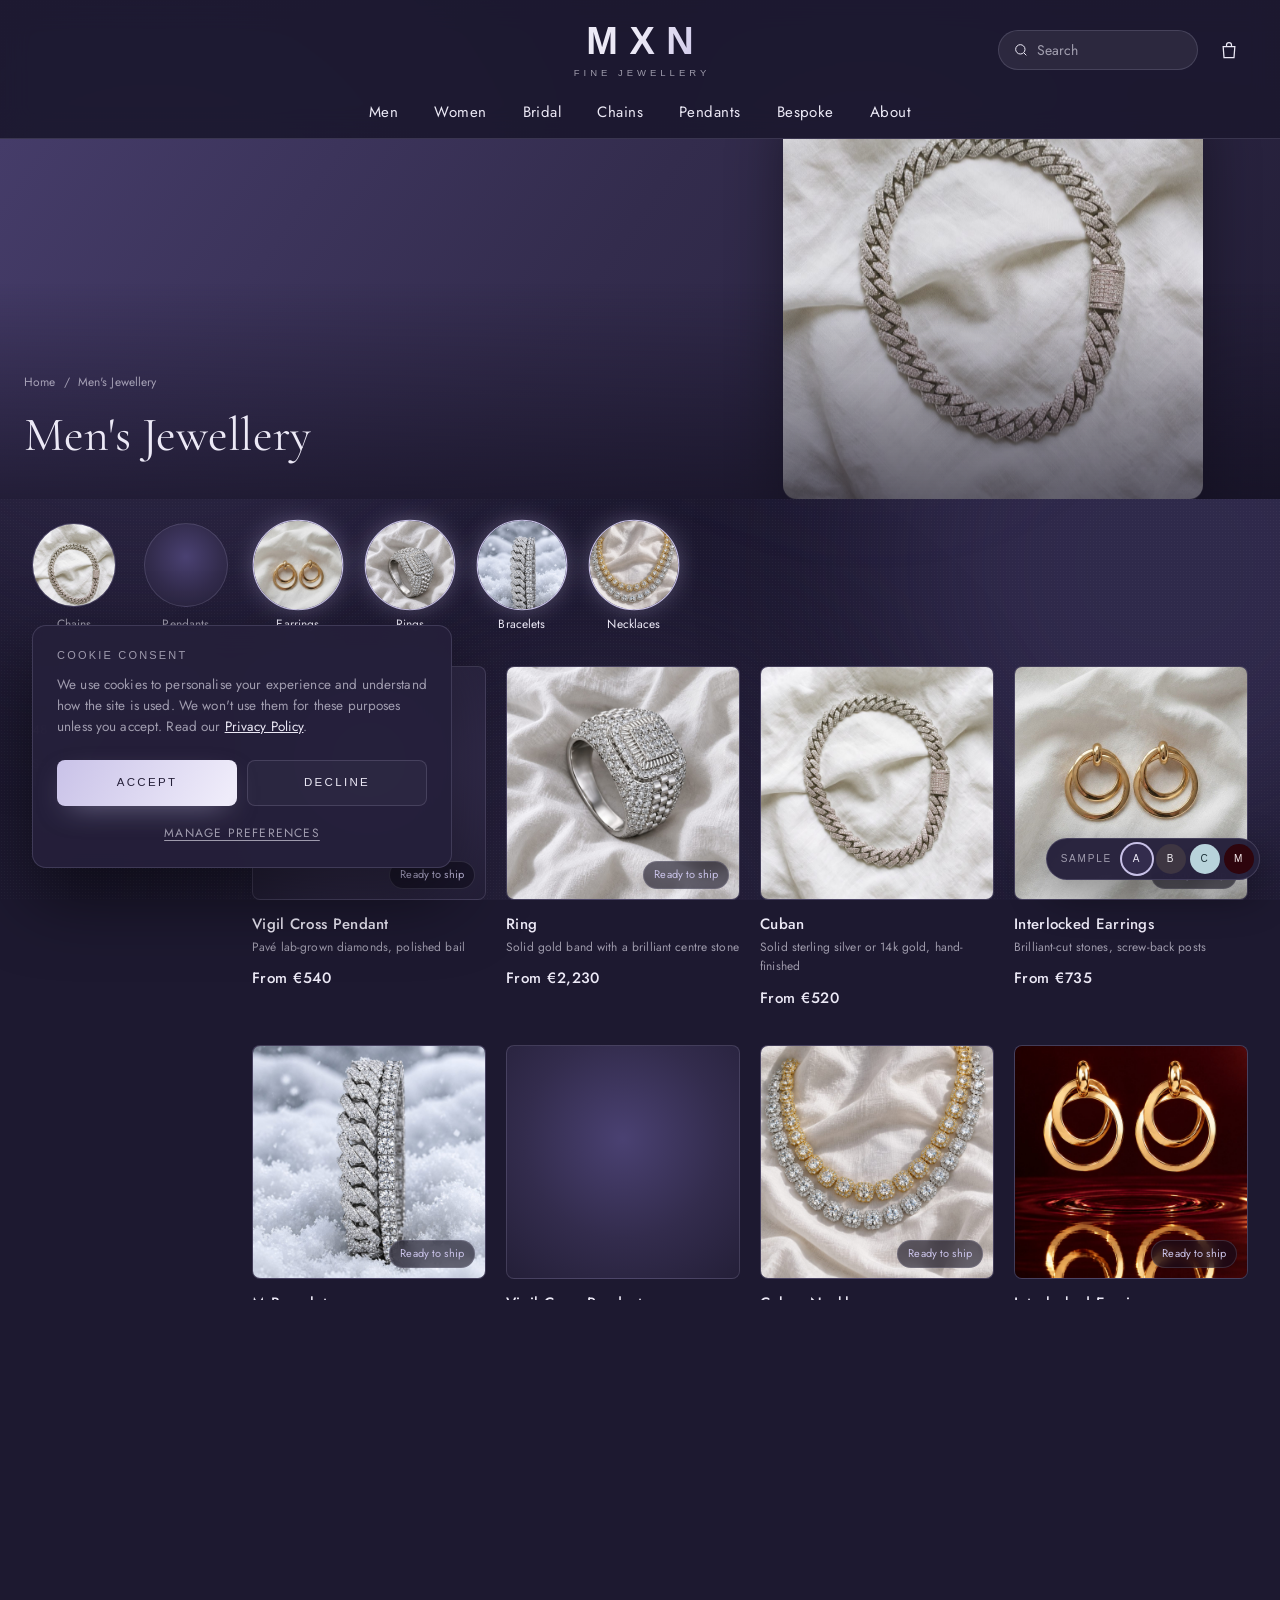
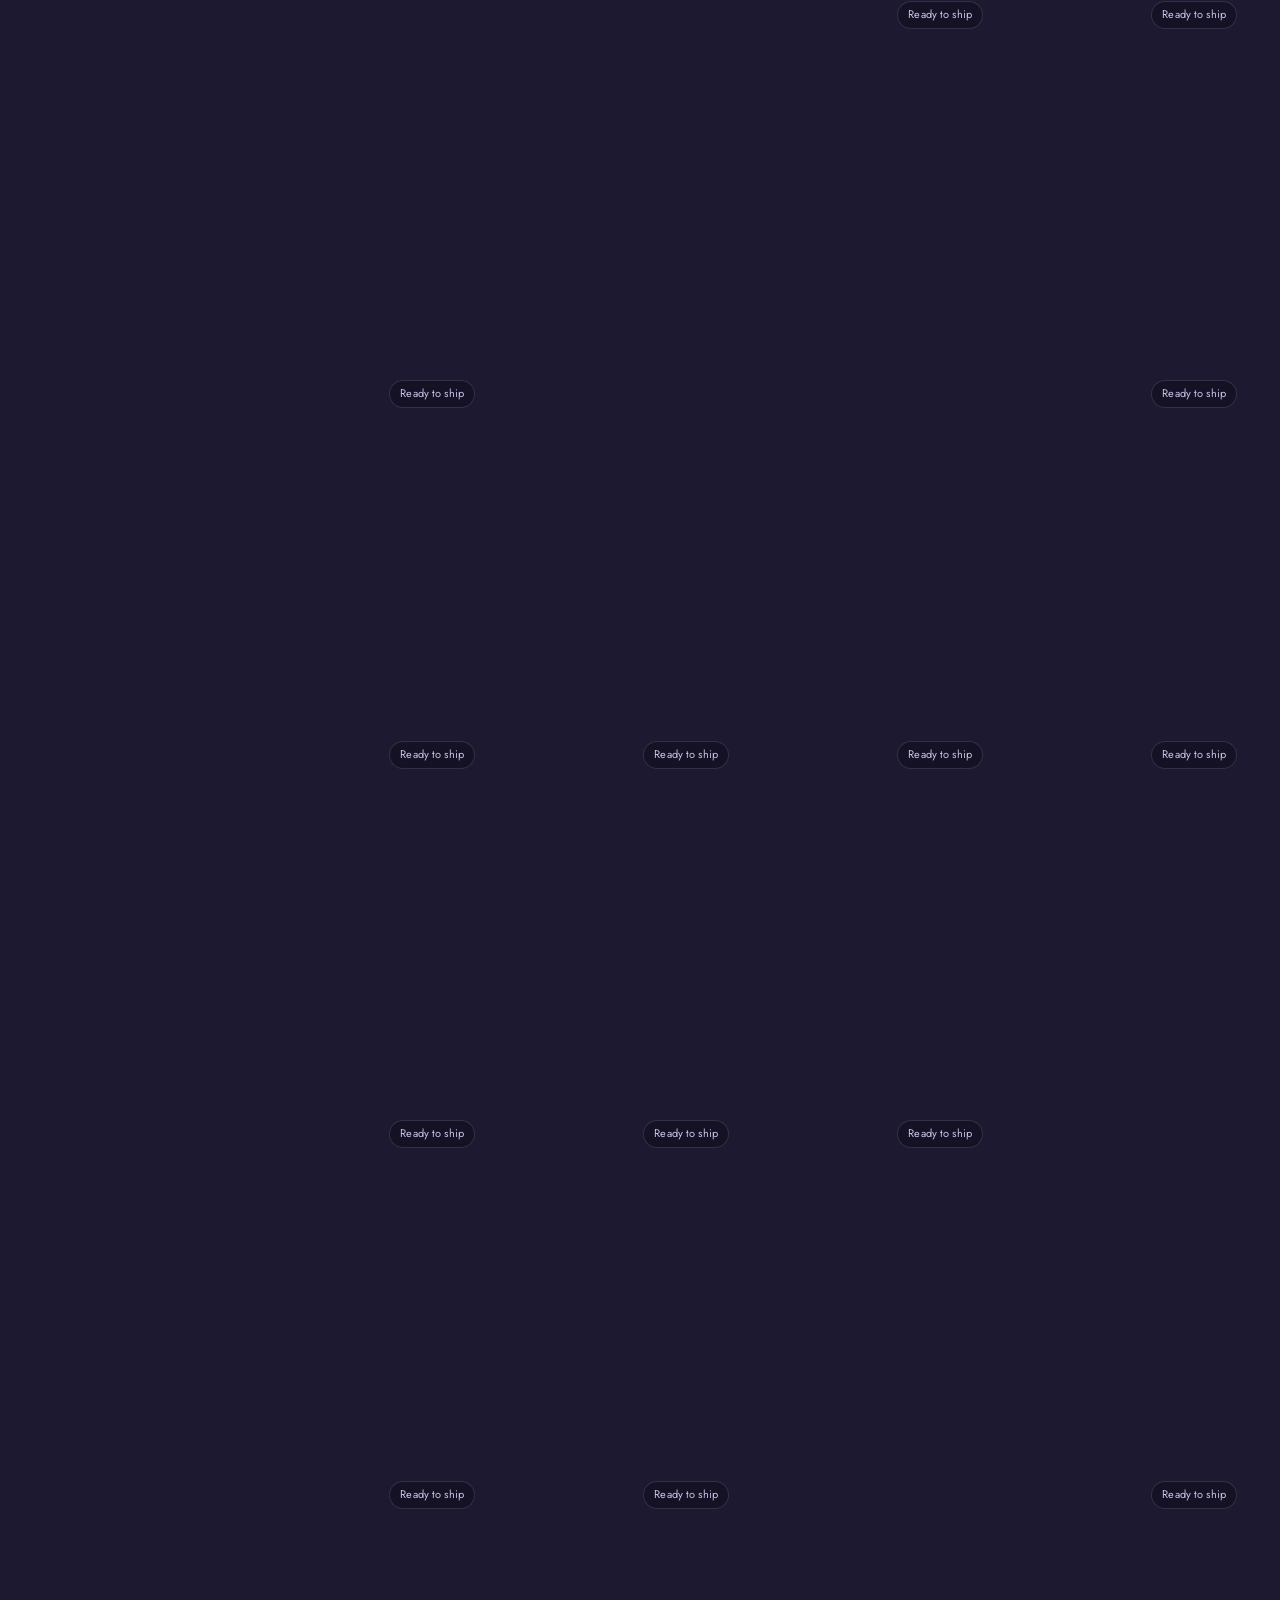
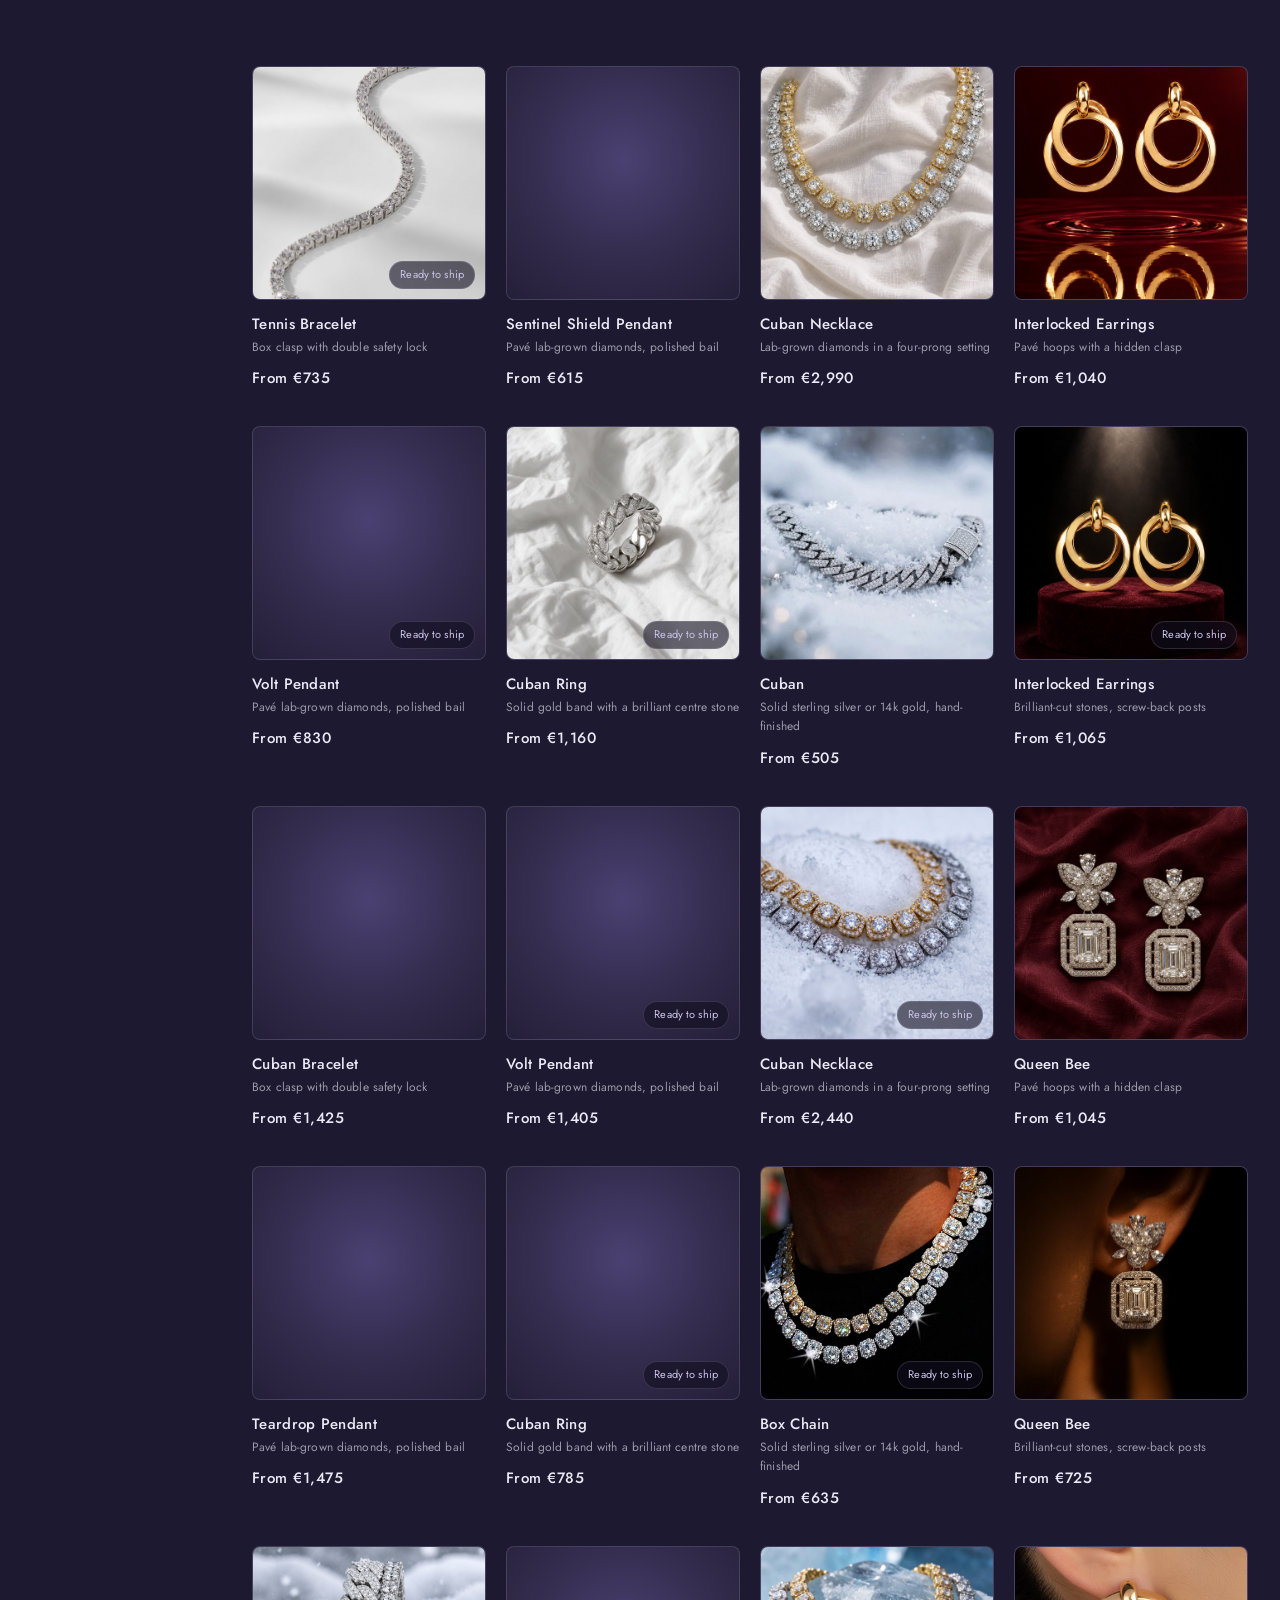
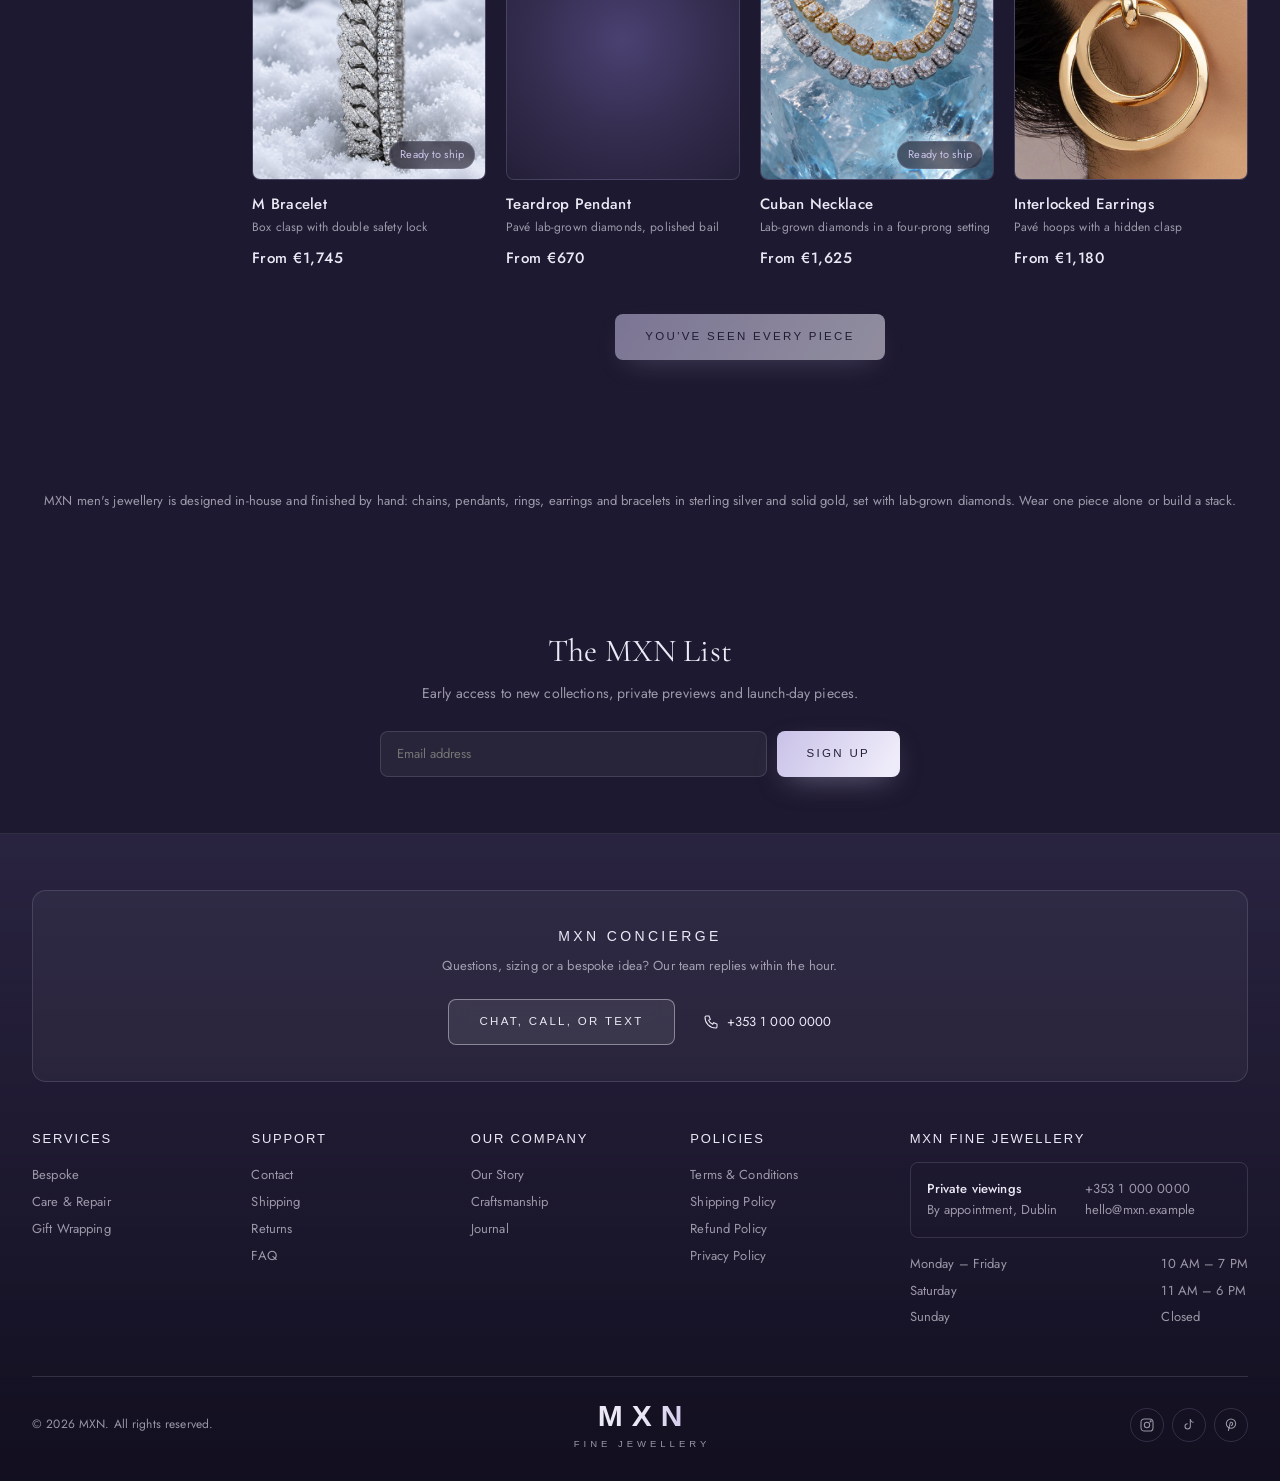
<file: mens-jewelry.html>
<!doctype html>
<html lang="en" data-theme="amethyst">
<head><meta name="robots" content="noindex, nofollow">
<meta charset="utf-8">
<meta name="viewport" content="width=device-width, initial-scale=1">
<title>Men's Jewellery | MXN</title>
<meta name="description" content="MXN men's jewellery is designed in-house and finished by hand: chains, pendants, rings, earrings and bracelets in sterling silver and solid gold, set with lab-grown diamonds. Wear one piece alone or build a stack.">
<script>try{document.documentElement.dataset.theme=localStorage.getItem('mxn-theme')||'amethyst'}catch(e){document.documentElement.dataset.theme='amethyst'}</script>
<link rel="preconnect" href="https://fonts.googleapis.com">
<link rel="preconnect" href="https://fonts.gstatic.com" crossorigin>
<link rel="stylesheet" href="https://fonts.googleapis.com/css2?family=Cormorant+Garamond:ital,wght@0,400;0,500;0,600;1,400;1,500&family=Jost:wght@300;400;500&family=Syncopate:wght@400;700&display=swap">
<link rel="stylesheet" href="assets/styles.css?v=mwm6lv3z">
<link rel="icon" href="data:image/svg+xml,%3Csvg xmlns='http://www.w3.org/2000/svg' viewBox='0 0 32 32'%3E%3Crect width='32' height='32' rx='6' fill='%23332c4d'/%3E%3Ctext x='16' y='22' text-anchor='middle' font-family='serif' font-size='15' fill='%23b8d3db'%3EM%3C/text%3E%3C/svg%3E">
</head>
<body class="page-collection">
<section class="cookie" id="cookie" aria-labelledby="cookie-h" hidden>
<h2 id="cookie-h">COOKIE CONSENT</h2>
<p>We use cookies to personalise your experience and understand how the site is used. We won't use them for these purposes unless you accept. Read our <a href="privacy-policy.html">Privacy Policy</a>.</p>
<div class="cookie-actions"><div class="cookie-btns"><button class="btn btn-solid" type="button" data-cookie="accept">Accept</button><button class="btn btn-line" type="button" data-cookie="decline">Decline</button></div>
<button class="link-btn small-caps" type="button" data-open="prefs">MANAGE PREFERENCES</button></div>
</section>
<div class="motion-bg" aria-hidden="true"><span class="orb o1"></span><span class="orb o2"></span><span class="orb o3"></span><span class="orb o4"></span><span class="grain"></span></div>
<a class="skip" href="#main">Skip to content</a>
<header class="site-header" id="top"><div class="header-inner">
<button class="icon-btn menu-btn" type="button" aria-label="Menu" data-open="mobile-menu"><svg viewBox="0 0 24 24" aria-hidden="true"><path d="M3 7h18M3 12h18M3 17h18"/></svg></button>
<a class="logo" href="home.html" aria-label="MXN home"><span class="logo-word">MXN</span><span class="logo-sub">Fine Jewellery</span></a>
<nav class="main-nav" aria-label="Main">
<ul><li class="has-mega" data-mega="men"><details><summary class="nav-link">Men</summary><div class="mega" id="mega-men" role="region" aria-label="men menu">
<div class="mega-inner">
<div class="mega-col"><h4>Men's Categories</h4><ul><li><a href="mens-chains.html">Chains</a></li><li><a href="mens-pendants.html">Pendants</a></li><li><a href="mens-jewelry.html">Earrings</a></li><li><a href="mens-jewelry.html">Bracelets</a></li><li><a href="mens-jewelry.html">Rings</a></li><li><a href="mens-jewelry.html">Necklaces</a></li></ul></div>
<div class="mega-col"><h4>Collections</h4><ul><li><a href="home.html#favourites">Signature Pieces</a></li><li><a href="mens-jewelry.html">New Arrivals</a></li><li><a href="home.html#bespoke">Bespoke</a></li><li><a href="mens-jewelry.html">Gifts</a></li></ul></div>
<div class="mega-tiles"><a class="mega-tile" href="mens-chains.html"><span class="tile-art"><img class="art-photo" src="photos/chains/cuban-01.jpg" alt="" loading="lazy" decoding="async"></span><span class="tile-label">Silver &amp; Gold Chains</span></a><a class="mega-tile" href="mens-pendants.html"><span class="tile-art"><svg class="art art-empty" viewBox="0 0 400 400" aria-hidden="true" xmlns="http://www.w3.org/2000/svg"></svg></span><span class="tile-label">Pendants</span></a><a class="mega-tile" href="home.html#bespoke"><span class="tile-art"><svg class="art art-empty" viewBox="0 0 400 400" aria-hidden="true" xmlns="http://www.w3.org/2000/svg"></svg></span><span class="tile-label">Bespoke</span></a></div>
</div>
<div class="mega-foot"><a href="mens-jewelry.html">Shop all men's jewellery <svg viewBox="0 0 24 24" aria-hidden="true"><path d="M9 6l6 6-6 6"/></svg></a></div>
</div></details></li><li class="has-mega" data-mega="women"><details><summary class="nav-link">Women</summary><div class="mega" id="mega-women" role="region" aria-label="women menu">
<div class="mega-inner">
<div class="mega-col"><h4>Women's Categories</h4><ul><li><a href="mens-jewelry.html">Necklaces</a></li><li><a href="mens-jewelry.html">Earrings</a></li><li><a href="mens-jewelry.html">Rings</a></li><li><a href="mens-jewelry.html">Bracelets</a></li><li><a href="mens-pendants.html">Pendants</a></li><li><a href="home.html#collections">Bridal</a></li></ul></div>
<div class="mega-col"><h4>Collections</h4><ul><li><a href="home.html#favourites">Signature Pieces</a></li><li><a href="mens-jewelry.html">New Arrivals</a></li><li><a href="home.html#bespoke">Bespoke</a></li><li><a href="mens-jewelry.html">Gifts</a></li></ul></div>
<div class="mega-tiles"><a class="mega-tile" href="mens-jewelry.html"><span class="tile-art"><img class="art-photo" src="photos/necklaces/cuban-necklace-01.jpg" alt="" loading="lazy" decoding="async"></span><span class="tile-label">Tennis Necklaces</span></a><a class="mega-tile" href="mens-jewelry.html"><span class="tile-art"><img class="art-photo" src="photos/earrings/interlocked-earrings-02.jpg" alt="" loading="lazy" decoding="async"></span><span class="tile-label">Earrings</span></a><a class="mega-tile" href="mens-jewelry.html"><span class="tile-art"><img class="art-photo" src="photos/rings/cuban-ring-03.jpg" alt="" loading="lazy" decoding="async"></span><span class="tile-label">Rings</span></a></div>
</div>
<div class="mega-foot"><a href="mens-jewelry.html">Shop all women's jewellery <svg viewBox="0 0 24 24" aria-hidden="true"><path d="M9 6l6 6-6 6"/></svg></a></div>
</div></details></li><li><a class="nav-link" href="home.html#collections">Bridal</a></li><li><a class="nav-link" href="mens-chains.html">Chains</a></li><li><a class="nav-link" href="mens-pendants.html">Pendants</a></li><li><a class="nav-link" href="home.html#bespoke">Bespoke</a></li><li><a class="nav-link" href="home.html#story">About</a></li></ul>
</nav>
<div class="header-tools">
<form class="search" role="search" action="mens-jewelry.html"><span class="search-ic"><svg viewBox="0 0 24 24" aria-hidden="true"><circle cx="11" cy="11" r="7"/><path d="M20 20l-3.5-3.5"/></svg></span><input type="search" name="q" placeholder="Search" aria-label="Search"></form>
<button class="icon-btn search-mobile" type="button" aria-label="Search" data-open="search-drawer"><svg viewBox="0 0 24 24" aria-hidden="true"><circle cx="11" cy="11" r="7"/><path d="M20 20l-3.5-3.5"/></svg></button>
<button class="icon-btn bag-btn" type="button" aria-label="Bag" data-open="bag"><svg viewBox="0 0 24 24" aria-hidden="true"><path d="M5 8h14l-1 13H6z"/><path d="M9 8V6a3 3 0 0 1 6 0v2"/></svg><span class="bag-count" hidden>0</span></button>
</div>
</div></header>
<main id="main">

<section class="coll-banner" aria-labelledby="coll-h">
<div class="coll-art parallax" data-speed="0.15"><img class="art-photo" src="photos/chains/cuban-01.jpg" alt="" loading="lazy" decoding="async"></div>
<div class="coll-head"><nav class="crumbs" aria-label="Breadcrumb"><a href="home.html">Home</a><span>/</span><span>Men's Jewellery</span></nav>
<h1 id="coll-h" class="coll-title">Men's Jewellery</h1></div>
</section>
<div class="bubbles" aria-label="Categories"><a class="bubble-link" href="mens-chains.html"><span class="bubble-art"><img class="art-photo" src="photos/chains/cuban-01.jpg" alt="" loading="lazy" decoding="async"></span><span>Chains</span></a><a class="bubble-link" href="mens-pendants.html"><span class="bubble-art"><svg class="art art-empty" viewBox="0 0 400 400" aria-hidden="true" xmlns="http://www.w3.org/2000/svg"></svg></span><span>Pendants</span></a><a class="bubble-link on" href="mens-jewelry.html"><span class="bubble-art"><img class="art-photo" src="photos/earrings/interlocked-earrings-01.jpg" alt="" loading="lazy" decoding="async"></span><span>Earrings</span></a><a class="bubble-link on" href="mens-jewelry.html"><span class="bubble-art"><img class="art-photo" src="photos/rings/ring-01.jpg" alt="" loading="lazy" decoding="async"></span><span>Rings</span></a><a class="bubble-link on" href="mens-jewelry.html"><span class="bubble-art"><img class="art-photo" src="photos/bracelets/m-bracelet-01.jpg" alt="" loading="lazy" decoding="async"></span><span>Bracelets</span></a><a class="bubble-link on" href="mens-jewelry.html"><span class="bubble-art"><img class="art-photo" src="photos/necklaces/cuban-necklace-01.jpg" alt="" loading="lazy" decoding="async"></span><span>Necklaces</span></a></div>
<div class="coll-layout">
<aside class="toolbar" aria-label="Sort and filter"><div class="toolbar-row"><button class="btn btn-line filter-btn" type="button" data-open="filters">Filters</button><span class="count"><b>48</b> products</span>
<label class="sort">Sort by <select aria-label="Sort by"><option value="featured">Featured</option><option value="new">New arrivals</option><option value="low">Price: low to high</option><option value="high">Price: high to low</option></select></label>
</div></aside>
<div class="coll-main">
<div class="grid products coll-grid" data-page="48"><div class="card reveal " data-price="540" data-metal="gold" data-ready="1" data-new="0" data-id="65">
<a class="card-media" href="#" aria-label="Vigil Cross Pendant">
<span class="card-img a"><svg class="art art-empty" viewBox="0 0 400 400" aria-hidden="true" xmlns="http://www.w3.org/2000/svg"></svg></span><span class="card-img b"><svg class="art art-empty" viewBox="0 0 400 400" aria-hidden="true" xmlns="http://www.w3.org/2000/svg"></svg></span>
<span class="shine"></span>
<span class="badge">Ready to ship</span>
</a>
<button class="quick-add" type="button" data-add="Vigil Cross Pendant">Add to bag</button>
<div class="card-body">
<h3 class="card-title"><a href="#">Vigil Cross Pendant</a></h3>
<p class="card-line">Pavé lab-grown diamonds, polished bail</p>
<p class="price">From €540</p>
</div>
</div><div class="card reveal " data-price="2230" data-metal="gold" data-ready="1" data-new="0" data-id="66">
<a class="card-media" href="#" aria-label="Ring">
<span class="card-img a photo"><img src="photos/rings/ring-01.jpg" alt="Ring" loading="lazy" decoding="async"></span><span class="card-img b photo"><img src="photos/rings/ring-01-hover.jpg" alt="" loading="lazy" decoding="async"></span>
<span class="shine"></span>
<span class="badge">Ready to ship</span>
</a>
<button class="quick-add" type="button" data-add="Ring">Add to bag</button>
<div class="card-body">
<h3 class="card-title"><a href="#">Ring</a></h3>
<p class="card-line">Solid gold band with a brilliant centre stone</p>
<p class="price">From €2,230</p>
</div>
</div><div class="card reveal " data-price="520" data-metal="silver" data-ready="0" data-new="0" data-id="67">
<a class="card-media" href="#" aria-label="Cuban">
<span class="card-img a photo"><img src="photos/chains/cuban-01.jpg" alt="Cuban" loading="lazy" decoding="async"></span><span class="card-img b photo"><img src="photos/chains/cuban-01-hover.jpg" alt="" loading="lazy" decoding="async"></span>
<span class="shine"></span>

</a>
<button class="quick-add" type="button" data-add="Cuban">Add to bag</button>
<div class="card-body">
<h3 class="card-title"><a href="#">Cuban</a></h3>
<p class="card-line">Solid sterling silver or 14k gold, hand-finished</p>
<p class="price">From €520</p>
</div>
</div><div class="card reveal " data-price="735" data-metal="silver" data-ready="1" data-new="1" data-id="68">
<a class="card-media" href="#" aria-label="Interlocked Earrings">
<span class="card-img a photo"><img src="photos/earrings/interlocked-earrings-01.jpg" alt="Interlocked Earrings" loading="lazy" decoding="async"></span><span class="card-img b photo"><img src="photos/earrings/interlocked-earrings-01-hover.jpg" alt="" loading="lazy" decoding="async"></span>
<span class="shine"></span>
<span class="badge">Ready to ship</span>
</a>
<button class="quick-add" type="button" data-add="Interlocked Earrings">Add to bag</button>
<div class="card-body">
<h3 class="card-title"><a href="#">Interlocked Earrings</a></h3>
<p class="card-line">Brilliant-cut stones, screw-back posts</p>
<p class="price">From €735</p>
</div>
</div><div class="card reveal " data-price="1565" data-metal="rose" data-ready="1" data-new="0" data-id="69">
<a class="card-media" href="#" aria-label="M Bracelet">
<span class="card-img a photo"><img src="photos/bracelets/m-bracelet-01.jpg" alt="M Bracelet" loading="lazy" decoding="async"></span><span class="card-img b photo"><img src="photos/bracelets/m-bracelet-01-hover.jpg" alt="" loading="lazy" decoding="async"></span>
<span class="shine"></span>
<span class="badge">Ready to ship</span>
</a>
<button class="quick-add" type="button" data-add="M Bracelet">Add to bag</button>
<div class="card-body">
<h3 class="card-title"><a href="#">M Bracelet</a></h3>
<p class="card-line">Box clasp with double safety lock</p>
<p class="price">From €1,565</p>
</div>
</div><div class="card reveal " data-price="705" data-metal="gold" data-ready="0" data-new="0" data-id="70">
<a class="card-media" href="#" aria-label="Vigil Cross Pendant">
<span class="card-img a"><svg class="art art-empty" viewBox="0 0 400 400" aria-hidden="true" xmlns="http://www.w3.org/2000/svg"></svg></span><span class="card-img b"><svg class="art art-empty" viewBox="0 0 400 400" aria-hidden="true" xmlns="http://www.w3.org/2000/svg"></svg></span>
<span class="shine"></span>

</a>
<button class="quick-add" type="button" data-add="Vigil Cross Pendant">Add to bag</button>
<div class="card-body">
<h3 class="card-title"><a href="#">Vigil Cross Pendant</a></h3>
<p class="card-line">Pavé lab-grown diamonds, polished bail</p>
<p class="price">From €705</p>
</div>
</div><div class="card reveal " data-price="1595" data-metal="silver" data-ready="1" data-new="0" data-id="71">
<a class="card-media" href="#" aria-label="Cuban Necklace">
<span class="card-img a photo"><img src="photos/necklaces/cuban-necklace-01.jpg" alt="Cuban Necklace" loading="lazy" decoding="async"></span><span class="card-img b photo"><img src="photos/necklaces/cuban-necklace-01-hover.jpg" alt="" loading="lazy" decoding="async"></span>
<span class="shine"></span>
<span class="badge">Ready to ship</span>
</a>
<button class="quick-add" type="button" data-add="Cuban Necklace">Add to bag</button>
<div class="card-body">
<h3 class="card-title"><a href="#">Cuban Necklace</a></h3>
<p class="card-line">Lab-grown diamonds in a four-prong setting</p>
<p class="price">From €1,595</p>
</div>
</div><div class="card reveal " data-price="510" data-metal="rose" data-ready="1" data-new="0" data-id="72">
<a class="card-media" href="#" aria-label="Interlocked Earrings">
<span class="card-img a photo"><img src="photos/earrings/interlocked-earrings-02.jpg" alt="Interlocked Earrings" loading="lazy" decoding="async"></span><span class="card-img b photo"><img src="photos/earrings/interlocked-earrings-02-hover.jpg" alt="" loading="lazy" decoding="async"></span>
<span class="shine"></span>
<span class="badge">Ready to ship</span>
</a>
<button class="quick-add" type="button" data-add="Interlocked Earrings">Add to bag</button>
<div class="card-body">
<h3 class="card-title"><a href="#">Interlocked Earrings</a></h3>
<p class="card-line">Pavé hoops with a hidden clasp</p>
<p class="price">From €510</p>
</div>
</div><div class="card reveal " data-price="635" data-metal="rose" data-ready="0" data-new="0" data-id="73">
<a class="card-media" href="#" aria-label="North Star Pendant">
<span class="card-img a"><svg class="art art-empty" viewBox="0 0 400 400" aria-hidden="true" xmlns="http://www.w3.org/2000/svg"></svg></span><span class="card-img b"><svg class="art art-empty" viewBox="0 0 400 400" aria-hidden="true" xmlns="http://www.w3.org/2000/svg"></svg></span>
<span class="shine"></span>

</a>
<button class="quick-add" type="button" data-add="North Star Pendant">Add to bag</button>
<div class="card-body">
<h3 class="card-title"><a href="#">North Star Pendant</a></h3>
<p class="card-line">Pavé lab-grown diamonds, polished bail</p>
<p class="price">From €635</p>
</div>
</div><div class="card reveal " data-price="650" data-metal="gold" data-ready="0" data-new="0" data-id="74">
<a class="card-media" href="#" aria-label="Ring">
<span class="card-img a photo"><img src="photos/rings/ring-02.jpg" alt="Ring" loading="lazy" decoding="async"></span><span class="card-img b photo same"><img src="photos/rings/ring-02.jpg" alt="" loading="lazy" decoding="async"></span>
<span class="shine"></span>

</a>
<button class="quick-add" type="button" data-add="Ring">Add to bag</button>
<div class="card-body">
<h3 class="card-title"><a href="#">Ring</a></h3>
<p class="card-line">Solid gold band with a brilliant centre stone</p>
<p class="price">From €650</p>
</div>
</div><div class="card reveal " data-price="495" data-metal="rose" data-ready="1" data-new="0" data-id="75">
<a class="card-media" href="#" aria-label="Cuban">
<span class="card-img a photo"><img src="photos/chains/cuban-02.jpg" alt="Cuban" loading="lazy" decoding="async"></span><span class="card-img b photo same"><img src="photos/chains/cuban-02.jpg" alt="" loading="lazy" decoding="async"></span>
<span class="shine"></span>
<span class="badge">Ready to ship</span>
</a>
<button class="quick-add" type="button" data-add="Cuban">Add to bag</button>
<div class="card-body">
<h3 class="card-title"><a href="#">Cuban</a></h3>
<p class="card-line">Solid sterling silver or 14k gold, hand-finished</p>
<p class="price">From €495</p>
</div>
</div><div class="card reveal " data-price="465" data-metal="silver" data-ready="1" data-new="0" data-id="76">
<a class="card-media" href="#" aria-label="Interlocked Earrings">
<span class="card-img a photo"><img src="photos/earrings/interlocked-earrings-03.jpg" alt="Interlocked Earrings" loading="lazy" decoding="async"></span><span class="card-img b photo same"><img src="photos/earrings/interlocked-earrings-03.jpg" alt="" loading="lazy" decoding="async"></span>
<span class="shine"></span>
<span class="badge">Ready to ship</span>
</a>
<button class="quick-add" type="button" data-add="Interlocked Earrings">Add to bag</button>
<div class="card-body">
<h3 class="card-title"><a href="#">Interlocked Earrings</a></h3>
<p class="card-line">Brilliant-cut stones, screw-back posts</p>
<p class="price">From €465</p>
</div>
</div><div class="card reveal " data-price="975" data-metal="gold" data-ready="1" data-new="1" data-id="77">
<a class="card-media" href="#" aria-label="M Bracelet">
<span class="card-img a photo"><img src="photos/bracelets/m-bracelet-02.jpg" alt="M Bracelet" loading="lazy" decoding="async"></span><span class="card-img b photo same"><img src="photos/bracelets/m-bracelet-02.jpg" alt="" loading="lazy" decoding="async"></span>
<span class="shine"></span>
<span class="badge">Ready to ship</span>
</a>
<button class="quick-add" type="button" data-add="M Bracelet">Add to bag</button>
<div class="card-body">
<h3 class="card-title"><a href="#">M Bracelet</a></h3>
<p class="card-line">Box clasp with double safety lock</p>
<p class="price">From €975</p>
</div>
</div><div class="card reveal " data-price="500" data-metal="rose" data-ready="0" data-new="1" data-id="78">
<a class="card-media" href="#" aria-label="North Star Pendant">
<span class="card-img a"><svg class="art art-empty" viewBox="0 0 400 400" aria-hidden="true" xmlns="http://www.w3.org/2000/svg"></svg></span><span class="card-img b"><svg class="art art-empty" viewBox="0 0 400 400" aria-hidden="true" xmlns="http://www.w3.org/2000/svg"></svg></span>
<span class="shine"></span>

</a>
<button class="quick-add" type="button" data-add="North Star Pendant">Add to bag</button>
<div class="card-body">
<h3 class="card-title"><a href="#">North Star Pendant</a></h3>
<p class="card-line">Pavé lab-grown diamonds, polished bail</p>
<p class="price">From €500</p>
</div>
</div><div class="card reveal " data-price="3160" data-metal="rose" data-ready="0" data-new="1" data-id="79">
<a class="card-media" href="#" aria-label="Cuban Necklace">
<span class="card-img a photo"><img src="photos/necklaces/cuban-necklace-02.jpg" alt="Cuban Necklace" loading="lazy" decoding="async"></span><span class="card-img b photo"><img src="photos/necklaces/cuban-necklace-02-hover.jpg" alt="" loading="lazy" decoding="async"></span>
<span class="shine"></span>

</a>
<button class="quick-add" type="button" data-add="Cuban Necklace">Add to bag</button>
<div class="card-body">
<h3 class="card-title"><a href="#">Cuban Necklace</a></h3>
<p class="card-line">Lab-grown diamonds in a four-prong setting</p>
<p class="price">From €3,160</p>
</div>
</div><div class="card reveal " data-price="1335" data-metal="rose" data-ready="1" data-new="0" data-id="80">
<a class="card-media" href="#" aria-label="Queen Bee">
<span class="card-img a photo"><img src="photos/earrings/queen-bee-04.jpg" alt="Queen Bee" loading="lazy" decoding="async"></span><span class="card-img b photo"><img src="photos/earrings/queen-bee-04-hover.jpg" alt="" loading="lazy" decoding="async"></span>
<span class="shine"></span>
<span class="badge">Ready to ship</span>
</a>
<button class="quick-add" type="button" data-add="Queen Bee">Add to bag</button>
<div class="card-body">
<h3 class="card-title"><a href="#">Queen Bee</a></h3>
<p class="card-line">Pavé hoops with a hidden clasp</p>
<p class="price">From €1,335</p>
</div>
</div><div class="card reveal " data-price="1495" data-metal="silver" data-ready="1" data-new="0" data-id="81">
<a class="card-media" href="#" aria-label="Amour Heart Pendant">
<span class="card-img a"><svg class="art art-empty" viewBox="0 0 400 400" aria-hidden="true" xmlns="http://www.w3.org/2000/svg"></svg></span><span class="card-img b"><svg class="art art-empty" viewBox="0 0 400 400" aria-hidden="true" xmlns="http://www.w3.org/2000/svg"></svg></span>
<span class="shine"></span>
<span class="badge">Ready to ship</span>
</a>
<button class="quick-add" type="button" data-add="Amour Heart Pendant">Add to bag</button>
<div class="card-body">
<h3 class="card-title"><a href="#">Amour Heart Pendant</a></h3>
<p class="card-line">Pavé lab-grown diamonds, polished bail</p>
<p class="price">From €1,495</p>
</div>
</div><div class="card reveal " data-price="860" data-metal="rose" data-ready="1" data-new="0" data-id="82">
<a class="card-media" href="#" aria-label="Cuban Ring">
<span class="card-img a photo"><img src="photos/rings/cuban-ring-03.jpg" alt="Cuban Ring" loading="lazy" decoding="async"></span><span class="card-img b photo"><img src="photos/rings/cuban-ring-03-hover.jpg" alt="" loading="lazy" decoding="async"></span>
<span class="shine"></span>
<span class="badge">Ready to ship</span>
</a>
<button class="quick-add" type="button" data-add="Cuban Ring">Add to bag</button>
<div class="card-body">
<h3 class="card-title"><a href="#">Cuban Ring</a></h3>
<p class="card-line">Solid gold band with a brilliant centre stone</p>
<p class="price">From €860</p>
</div>
</div><div class="card reveal " data-price="440" data-metal="silver" data-ready="1" data-new="1" data-id="83">
<a class="card-media" href="#" aria-label="Box Chain">
<span class="card-img a photo"><img src="photos/chains/box-chain-03.jpg" alt="Box Chain" loading="lazy" decoding="async"></span><span class="card-img b photo same"><img src="photos/chains/box-chain-03.jpg" alt="" loading="lazy" decoding="async"></span>
<span class="shine"></span>
<span class="badge">Ready to ship</span>
</a>
<button class="quick-add" type="button" data-add="Box Chain">Add to bag</button>
<div class="card-body">
<h3 class="card-title"><a href="#">Box Chain</a></h3>
<p class="card-line">Solid sterling silver or 14k gold, hand-finished</p>
<p class="price">From €440</p>
</div>
</div><div class="card reveal " data-price="365" data-metal="rose" data-ready="1" data-new="1" data-id="84">
<a class="card-media" href="#" aria-label="Queen Bee">
<span class="card-img a photo"><img src="photos/earrings/queen-bee-05.jpg" alt="Queen Bee" loading="lazy" decoding="async"></span><span class="card-img b photo"><img src="photos/earrings/queen-bee-05-hover.jpg" alt="" loading="lazy" decoding="async"></span>
<span class="shine"></span>
<span class="badge">Ready to ship</span>
</a>
<button class="quick-add" type="button" data-add="Queen Bee">Add to bag</button>
<div class="card-body">
<h3 class="card-title"><a href="#">Queen Bee</a></h3>
<p class="card-line">Brilliant-cut stones, screw-back posts</p>
<p class="price">From €365</p>
</div>
</div><div class="card reveal " data-price="1010" data-metal="rose" data-ready="1" data-new="1" data-id="85">
<a class="card-media" href="#" aria-label="W Bracelet">
<span class="card-img a photo"><img src="photos/bracelets/w-bracelet-03.jpg" alt="W Bracelet" loading="lazy" decoding="async"></span><span class="card-img b photo"><img src="photos/bracelets/w-bracelet-03-hover.jpg" alt="" loading="lazy" decoding="async"></span>
<span class="shine"></span>
<span class="badge">Ready to ship</span>
</a>
<button class="quick-add" type="button" data-add="W Bracelet">Add to bag</button>
<div class="card-body">
<h3 class="card-title"><a href="#">W Bracelet</a></h3>
<p class="card-line">Box clasp with double safety lock</p>
<p class="price">From €1,010</p>
</div>
</div><div class="card reveal " data-price="1270" data-metal="gold" data-ready="1" data-new="0" data-id="86">
<a class="card-media" href="#" aria-label="Amour Heart Pendant">
<span class="card-img a"><svg class="art art-empty" viewBox="0 0 400 400" aria-hidden="true" xmlns="http://www.w3.org/2000/svg"></svg></span><span class="card-img b"><svg class="art art-empty" viewBox="0 0 400 400" aria-hidden="true" xmlns="http://www.w3.org/2000/svg"></svg></span>
<span class="shine"></span>
<span class="badge">Ready to ship</span>
</a>
<button class="quick-add" type="button" data-add="Amour Heart Pendant">Add to bag</button>
<div class="card-body">
<h3 class="card-title"><a href="#">Amour Heart Pendant</a></h3>
<p class="card-line">Pavé lab-grown diamonds, polished bail</p>
<p class="price">From €1,270</p>
</div>
</div><div class="card reveal " data-price="985" data-metal="rose" data-ready="1" data-new="0" data-id="87">
<a class="card-media" href="#" aria-label="Cuban Necklace">
<span class="card-img a photo"><img src="photos/necklaces/cuban-necklace-03.jpg" alt="Cuban Necklace" loading="lazy" decoding="async"></span><span class="card-img b photo same"><img src="photos/necklaces/cuban-necklace-03.jpg" alt="" loading="lazy" decoding="async"></span>
<span class="shine"></span>
<span class="badge">Ready to ship</span>
</a>
<button class="quick-add" type="button" data-add="Cuban Necklace">Add to bag</button>
<div class="card-body">
<h3 class="card-title"><a href="#">Cuban Necklace</a></h3>
<p class="card-line">Lab-grown diamonds in a four-prong setting</p>
<p class="price">From €985</p>
</div>
</div><div class="card reveal " data-price="710" data-metal="silver" data-ready="0" data-new="0" data-id="88">
<a class="card-media" href="#" aria-label="Interlocked Earrings">
<span class="card-img a photo"><img src="photos/earrings/interlocked-earrings-06.jpg" alt="Interlocked Earrings" loading="lazy" decoding="async"></span><span class="card-img b photo same"><img src="photos/earrings/interlocked-earrings-06.jpg" alt="" loading="lazy" decoding="async"></span>
<span class="shine"></span>

</a>
<button class="quick-add" type="button" data-add="Interlocked Earrings">Add to bag</button>
<div class="card-body">
<h3 class="card-title"><a href="#">Interlocked Earrings</a></h3>
<p class="card-line">Pavé hoops with a hidden clasp</p>
<p class="price">From €710</p>
</div>
</div><div class="card reveal " data-price="745" data-metal="rose" data-ready="1" data-new="0" data-id="89">
<a class="card-media" href="#" aria-label="Sentinel Shield Pendant">
<span class="card-img a"><svg class="art art-empty" viewBox="0 0 400 400" aria-hidden="true" xmlns="http://www.w3.org/2000/svg"></svg></span><span class="card-img b"><svg class="art art-empty" viewBox="0 0 400 400" aria-hidden="true" xmlns="http://www.w3.org/2000/svg"></svg></span>
<span class="shine"></span>
<span class="badge">Ready to ship</span>
</a>
<button class="quick-add" type="button" data-add="Sentinel Shield Pendant">Add to bag</button>
<div class="card-body">
<h3 class="card-title"><a href="#">Sentinel Shield Pendant</a></h3>
<p class="card-line">Pavé lab-grown diamonds, polished bail</p>
<p class="price">From €745</p>
</div>
</div><div class="card reveal " data-price="1505" data-metal="rose" data-ready="1" data-new="0" data-id="90">
<a class="card-media" href="#" aria-label="Cuban Ring">
<span class="card-img a photo"><img src="photos/rings/cuban-ring-04.jpg" alt="Cuban Ring" loading="lazy" decoding="async"></span><span class="card-img b photo same"><img src="photos/rings/cuban-ring-04.jpg" alt="" loading="lazy" decoding="async"></span>
<span class="shine"></span>
<span class="badge">Ready to ship</span>
</a>
<button class="quick-add" type="button" data-add="Cuban Ring">Add to bag</button>
<div class="card-body">
<h3 class="card-title"><a href="#">Cuban Ring</a></h3>
<p class="card-line">Solid gold band with a brilliant centre stone</p>
<p class="price">From €1,505</p>
</div>
</div><div class="card reveal " data-price="515" data-metal="gold" data-ready="0" data-new="0" data-id="91">
<a class="card-media" href="#" aria-label="Cuban">
<span class="card-img a photo"><img src="photos/chains/cuban-01.jpg" alt="Cuban" loading="lazy" decoding="async"></span><span class="card-img b photo"><img src="photos/chains/cuban-01-hover.jpg" alt="" loading="lazy" decoding="async"></span>
<span class="shine"></span>

</a>
<button class="quick-add" type="button" data-add="Cuban">Add to bag</button>
<div class="card-body">
<h3 class="card-title"><a href="#">Cuban</a></h3>
<p class="card-line">Solid sterling silver or 14k gold, hand-finished</p>
<p class="price">From €515</p>
</div>
</div><div class="card reveal " data-price="910" data-metal="gold" data-ready="1" data-new="1" data-id="92">
<a class="card-media" href="#" aria-label="Interlocked Earrings">
<span class="card-img a photo"><img src="photos/earrings/interlocked-earrings-01.jpg" alt="Interlocked Earrings" loading="lazy" decoding="async"></span><span class="card-img b photo"><img src="photos/earrings/interlocked-earrings-01-hover.jpg" alt="" loading="lazy" decoding="async"></span>
<span class="shine"></span>
<span class="badge">Ready to ship</span>
</a>
<button class="quick-add" type="button" data-add="Interlocked Earrings">Add to bag</button>
<div class="card-body">
<h3 class="card-title"><a href="#">Interlocked Earrings</a></h3>
<p class="card-line">Brilliant-cut stones, screw-back posts</p>
<p class="price">From €910</p>
</div>
</div><div class="card reveal " data-price="735" data-metal="gold" data-ready="1" data-new="1" data-id="93">
<a class="card-media" href="#" aria-label="Tennis Bracelet">
<span class="card-img a photo"><img src="photos/bracelets/tennis-bracelet-04.jpg" alt="Tennis Bracelet" loading="lazy" decoding="async"></span><span class="card-img b photo same"><img src="photos/bracelets/tennis-bracelet-04.jpg" alt="" loading="lazy" decoding="async"></span>
<span class="shine"></span>
<span class="badge">Ready to ship</span>
</a>
<button class="quick-add" type="button" data-add="Tennis Bracelet">Add to bag</button>
<div class="card-body">
<h3 class="card-title"><a href="#">Tennis Bracelet</a></h3>
<p class="card-line">Box clasp with double safety lock</p>
<p class="price">From €735</p>
</div>
</div><div class="card reveal " data-price="615" data-metal="rose" data-ready="0" data-new="0" data-id="94">
<a class="card-media" href="#" aria-label="Sentinel Shield Pendant">
<span class="card-img a"><svg class="art art-empty" viewBox="0 0 400 400" aria-hidden="true" xmlns="http://www.w3.org/2000/svg"></svg></span><span class="card-img b"><svg class="art art-empty" viewBox="0 0 400 400" aria-hidden="true" xmlns="http://www.w3.org/2000/svg"></svg></span>
<span class="shine"></span>

</a>
<button class="quick-add" type="button" data-add="Sentinel Shield Pendant">Add to bag</button>
<div class="card-body">
<h3 class="card-title"><a href="#">Sentinel Shield Pendant</a></h3>
<p class="card-line">Pavé lab-grown diamonds, polished bail</p>
<p class="price">From €615</p>
</div>
</div><div class="card reveal " data-price="2990" data-metal="silver" data-ready="0" data-new="1" data-id="95">
<a class="card-media" href="#" aria-label="Cuban Necklace">
<span class="card-img a photo"><img src="photos/necklaces/cuban-necklace-01.jpg" alt="Cuban Necklace" loading="lazy" decoding="async"></span><span class="card-img b photo"><img src="photos/necklaces/cuban-necklace-01-hover.jpg" alt="" loading="lazy" decoding="async"></span>
<span class="shine"></span>

</a>
<button class="quick-add" type="button" data-add="Cuban Necklace">Add to bag</button>
<div class="card-body">
<h3 class="card-title"><a href="#">Cuban Necklace</a></h3>
<p class="card-line">Lab-grown diamonds in a four-prong setting</p>
<p class="price">From €2,990</p>
</div>
</div><div class="card reveal " data-price="1040" data-metal="gold" data-ready="0" data-new="0" data-id="96">
<a class="card-media" href="#" aria-label="Interlocked Earrings">
<span class="card-img a photo"><img src="photos/earrings/interlocked-earrings-02.jpg" alt="Interlocked Earrings" loading="lazy" decoding="async"></span><span class="card-img b photo"><img src="photos/earrings/interlocked-earrings-02-hover.jpg" alt="" loading="lazy" decoding="async"></span>
<span class="shine"></span>

</a>
<button class="quick-add" type="button" data-add="Interlocked Earrings">Add to bag</button>
<div class="card-body">
<h3 class="card-title"><a href="#">Interlocked Earrings</a></h3>
<p class="card-line">Pavé hoops with a hidden clasp</p>
<p class="price">From €1,040</p>
</div>
</div><div class="card reveal " data-price="830" data-metal="rose" data-ready="1" data-new="0" data-id="97">
<a class="card-media" href="#" aria-label="Volt Pendant">
<span class="card-img a"><svg class="art art-empty" viewBox="0 0 400 400" aria-hidden="true" xmlns="http://www.w3.org/2000/svg"></svg></span><span class="card-img b"><svg class="art art-empty" viewBox="0 0 400 400" aria-hidden="true" xmlns="http://www.w3.org/2000/svg"></svg></span>
<span class="shine"></span>
<span class="badge">Ready to ship</span>
</a>
<button class="quick-add" type="button" data-add="Volt Pendant">Add to bag</button>
<div class="card-body">
<h3 class="card-title"><a href="#">Volt Pendant</a></h3>
<p class="card-line">Pavé lab-grown diamonds, polished bail</p>
<p class="price">From €830</p>
</div>
</div><div class="card reveal " data-price="1160" data-metal="rose" data-ready="1" data-new="1" data-id="98">
<a class="card-media" href="#" aria-label="Cuban Ring">
<span class="card-img a photo"><img src="photos/rings/cuban-ring-05.jpg" alt="Cuban Ring" loading="lazy" decoding="async"></span><span class="card-img b photo same"><img src="photos/rings/cuban-ring-05.jpg" alt="" loading="lazy" decoding="async"></span>
<span class="shine"></span>
<span class="badge">Ready to ship</span>
</a>
<button class="quick-add" type="button" data-add="Cuban Ring">Add to bag</button>
<div class="card-body">
<h3 class="card-title"><a href="#">Cuban Ring</a></h3>
<p class="card-line">Solid gold band with a brilliant centre stone</p>
<p class="price">From €1,160</p>
</div>
</div><div class="card reveal " data-price="505" data-metal="gold" data-ready="0" data-new="0" data-id="99">
<a class="card-media" href="#" aria-label="Cuban">
<span class="card-img a photo"><img src="photos/chains/cuban-02.jpg" alt="Cuban" loading="lazy" decoding="async"></span><span class="card-img b photo same"><img src="photos/chains/cuban-02.jpg" alt="" loading="lazy" decoding="async"></span>
<span class="shine"></span>

</a>
<button class="quick-add" type="button" data-add="Cuban">Add to bag</button>
<div class="card-body">
<h3 class="card-title"><a href="#">Cuban</a></h3>
<p class="card-line">Solid sterling silver or 14k gold, hand-finished</p>
<p class="price">From €505</p>
</div>
</div><div class="card reveal " data-price="1065" data-metal="rose" data-ready="1" data-new="1" data-id="100">
<a class="card-media" href="#" aria-label="Interlocked Earrings">
<span class="card-img a photo"><img src="photos/earrings/interlocked-earrings-03.jpg" alt="Interlocked Earrings" loading="lazy" decoding="async"></span><span class="card-img b photo same"><img src="photos/earrings/interlocked-earrings-03.jpg" alt="" loading="lazy" decoding="async"></span>
<span class="shine"></span>
<span class="badge">Ready to ship</span>
</a>
<button class="quick-add" type="button" data-add="Interlocked Earrings">Add to bag</button>
<div class="card-body">
<h3 class="card-title"><a href="#">Interlocked Earrings</a></h3>
<p class="card-line">Brilliant-cut stones, screw-back posts</p>
<p class="price">From €1,065</p>
</div>
</div><div class="card reveal " data-price="1425" data-metal="rose" data-ready="0" data-new="1" data-id="101">
<a class="card-media" href="#" aria-label="Cuban Bracelet">
<span class="card-img a photo"><img src="photos/bracelets/cuban-bracelet-05.jpg" alt="Cuban Bracelet" loading="lazy" decoding="async"></span><span class="card-img b photo same"><img src="photos/bracelets/cuban-bracelet-05.jpg" alt="" loading="lazy" decoding="async"></span>
<span class="shine"></span>

</a>
<button class="quick-add" type="button" data-add="Cuban Bracelet">Add to bag</button>
<div class="card-body">
<h3 class="card-title"><a href="#">Cuban Bracelet</a></h3>
<p class="card-line">Box clasp with double safety lock</p>
<p class="price">From €1,425</p>
</div>
</div><div class="card reveal " data-price="1405" data-metal="rose" data-ready="1" data-new="1" data-id="102">
<a class="card-media" href="#" aria-label="Volt Pendant">
<span class="card-img a"><svg class="art art-empty" viewBox="0 0 400 400" aria-hidden="true" xmlns="http://www.w3.org/2000/svg"></svg></span><span class="card-img b"><svg class="art art-empty" viewBox="0 0 400 400" aria-hidden="true" xmlns="http://www.w3.org/2000/svg"></svg></span>
<span class="shine"></span>
<span class="badge">Ready to ship</span>
</a>
<button class="quick-add" type="button" data-add="Volt Pendant">Add to bag</button>
<div class="card-body">
<h3 class="card-title"><a href="#">Volt Pendant</a></h3>
<p class="card-line">Pavé lab-grown diamonds, polished bail</p>
<p class="price">From €1,405</p>
</div>
</div><div class="card reveal " data-price="2440" data-metal="rose" data-ready="1" data-new="0" data-id="103">
<a class="card-media" href="#" aria-label="Cuban Necklace">
<span class="card-img a photo"><img src="photos/necklaces/cuban-necklace-02.jpg" alt="Cuban Necklace" loading="lazy" decoding="async"></span><span class="card-img b photo"><img src="photos/necklaces/cuban-necklace-02-hover.jpg" alt="" loading="lazy" decoding="async"></span>
<span class="shine"></span>
<span class="badge">Ready to ship</span>
</a>
<button class="quick-add" type="button" data-add="Cuban Necklace">Add to bag</button>
<div class="card-body">
<h3 class="card-title"><a href="#">Cuban Necklace</a></h3>
<p class="card-line">Lab-grown diamonds in a four-prong setting</p>
<p class="price">From €2,440</p>
</div>
</div><div class="card reveal " data-price="1045" data-metal="silver" data-ready="0" data-new="1" data-id="104">
<a class="card-media" href="#" aria-label="Queen Bee">
<span class="card-img a photo"><img src="photos/earrings/queen-bee-04.jpg" alt="Queen Bee" loading="lazy" decoding="async"></span><span class="card-img b photo"><img src="photos/earrings/queen-bee-04-hover.jpg" alt="" loading="lazy" decoding="async"></span>
<span class="shine"></span>

</a>
<button class="quick-add" type="button" data-add="Queen Bee">Add to bag</button>
<div class="card-body">
<h3 class="card-title"><a href="#">Queen Bee</a></h3>
<p class="card-line">Pavé hoops with a hidden clasp</p>
<p class="price">From €1,045</p>
</div>
</div><div class="card reveal " data-price="1475" data-metal="rose" data-ready="0" data-new="1" data-id="105">
<a class="card-media" href="#" aria-label="Teardrop Pendant">
<span class="card-img a"><svg class="art art-empty" viewBox="0 0 400 400" aria-hidden="true" xmlns="http://www.w3.org/2000/svg"></svg></span><span class="card-img b"><svg class="art art-empty" viewBox="0 0 400 400" aria-hidden="true" xmlns="http://www.w3.org/2000/svg"></svg></span>
<span class="shine"></span>

</a>
<button class="quick-add" type="button" data-add="Teardrop Pendant">Add to bag</button>
<div class="card-body">
<h3 class="card-title"><a href="#">Teardrop Pendant</a></h3>
<p class="card-line">Pavé lab-grown diamonds, polished bail</p>
<p class="price">From €1,475</p>
</div>
</div><div class="card reveal " data-price="785" data-metal="silver" data-ready="1" data-new="1" data-id="106">
<a class="card-media" href="#" aria-label="Cuban Ring">
<span class="card-img a photo"><img src="photos/rings/cuban-ring-06.jpg" alt="Cuban Ring" loading="lazy" decoding="async"></span><span class="card-img b photo same"><img src="photos/rings/cuban-ring-06.jpg" alt="" loading="lazy" decoding="async"></span>
<span class="shine"></span>
<span class="badge">Ready to ship</span>
</a>
<button class="quick-add" type="button" data-add="Cuban Ring">Add to bag</button>
<div class="card-body">
<h3 class="card-title"><a href="#">Cuban Ring</a></h3>
<p class="card-line">Solid gold band with a brilliant centre stone</p>
<p class="price">From €785</p>
</div>
</div><div class="card reveal " data-price="635" data-metal="silver" data-ready="1" data-new="0" data-id="107">
<a class="card-media" href="#" aria-label="Box Chain">
<span class="card-img a photo"><img src="photos/chains/box-chain-03.jpg" alt="Box Chain" loading="lazy" decoding="async"></span><span class="card-img b photo same"><img src="photos/chains/box-chain-03.jpg" alt="" loading="lazy" decoding="async"></span>
<span class="shine"></span>
<span class="badge">Ready to ship</span>
</a>
<button class="quick-add" type="button" data-add="Box Chain">Add to bag</button>
<div class="card-body">
<h3 class="card-title"><a href="#">Box Chain</a></h3>
<p class="card-line">Solid sterling silver or 14k gold, hand-finished</p>
<p class="price">From €635</p>
</div>
</div><div class="card reveal " data-price="725" data-metal="gold" data-ready="0" data-new="1" data-id="108">
<a class="card-media" href="#" aria-label="Queen Bee">
<span class="card-img a photo"><img src="photos/earrings/queen-bee-05.jpg" alt="Queen Bee" loading="lazy" decoding="async"></span><span class="card-img b photo"><img src="photos/earrings/queen-bee-05-hover.jpg" alt="" loading="lazy" decoding="async"></span>
<span class="shine"></span>

</a>
<button class="quick-add" type="button" data-add="Queen Bee">Add to bag</button>
<div class="card-body">
<h3 class="card-title"><a href="#">Queen Bee</a></h3>
<p class="card-line">Brilliant-cut stones, screw-back posts</p>
<p class="price">From €725</p>
</div>
</div><div class="card reveal " data-price="1745" data-metal="rose" data-ready="1" data-new="1" data-id="109">
<a class="card-media" href="#" aria-label="M Bracelet">
<span class="card-img a photo"><img src="photos/bracelets/m-bracelet-01.jpg" alt="M Bracelet" loading="lazy" decoding="async"></span><span class="card-img b photo"><img src="photos/bracelets/m-bracelet-01-hover.jpg" alt="" loading="lazy" decoding="async"></span>
<span class="shine"></span>
<span class="badge">Ready to ship</span>
</a>
<button class="quick-add" type="button" data-add="M Bracelet">Add to bag</button>
<div class="card-body">
<h3 class="card-title"><a href="#">M Bracelet</a></h3>
<p class="card-line">Box clasp with double safety lock</p>
<p class="price">From €1,745</p>
</div>
</div><div class="card reveal " data-price="670" data-metal="gold" data-ready="0" data-new="0" data-id="110">
<a class="card-media" href="#" aria-label="Teardrop Pendant">
<span class="card-img a"><svg class="art art-empty" viewBox="0 0 400 400" aria-hidden="true" xmlns="http://www.w3.org/2000/svg"></svg></span><span class="card-img b"><svg class="art art-empty" viewBox="0 0 400 400" aria-hidden="true" xmlns="http://www.w3.org/2000/svg"></svg></span>
<span class="shine"></span>

</a>
<button class="quick-add" type="button" data-add="Teardrop Pendant">Add to bag</button>
<div class="card-body">
<h3 class="card-title"><a href="#">Teardrop Pendant</a></h3>
<p class="card-line">Pavé lab-grown diamonds, polished bail</p>
<p class="price">From €670</p>
</div>
</div><div class="card reveal " data-price="1625" data-metal="rose" data-ready="1" data-new="0" data-id="111">
<a class="card-media" href="#" aria-label="Cuban Necklace">
<span class="card-img a photo"><img src="photos/necklaces/cuban-necklace-03.jpg" alt="Cuban Necklace" loading="lazy" decoding="async"></span><span class="card-img b photo same"><img src="photos/necklaces/cuban-necklace-03.jpg" alt="" loading="lazy" decoding="async"></span>
<span class="shine"></span>
<span class="badge">Ready to ship</span>
</a>
<button class="quick-add" type="button" data-add="Cuban Necklace">Add to bag</button>
<div class="card-body">
<h3 class="card-title"><a href="#">Cuban Necklace</a></h3>
<p class="card-line">Lab-grown diamonds in a four-prong setting</p>
<p class="price">From €1,625</p>
</div>
</div><div class="card reveal " data-price="1180" data-metal="gold" data-ready="0" data-new="1" data-id="112">
<a class="card-media" href="#" aria-label="Interlocked Earrings">
<span class="card-img a photo"><img src="photos/earrings/interlocked-earrings-06.jpg" alt="Interlocked Earrings" loading="lazy" decoding="async"></span><span class="card-img b photo same"><img src="photos/earrings/interlocked-earrings-06.jpg" alt="" loading="lazy" decoding="async"></span>
<span class="shine"></span>

</a>
<button class="quick-add" type="button" data-add="Interlocked Earrings">Add to bag</button>
<div class="card-body">
<h3 class="card-title"><a href="#">Interlocked Earrings</a></h3>
<p class="card-line">Pavé hoops with a hidden clasp</p>
<p class="price">From €1,180</p>
</div>
</div></div>
<div class="center"><button class="btn btn-solid load-more" type="button">Load more</button></div>
</div>
</div>
<section class="coll-about" aria-label="About this collection"><p class="coll-text">MXN men's jewellery is designed in-house and finished by hand: chains, pendants, rings, earrings and bracelets in sterling silver and solid gold, set with lab-grown diamonds. Wear one piece alone or build a stack.</p></section>
<aside class="drawer drawer-left" id="filters" aria-label="Filters" role="dialog" aria-modal="true" hidden>
<div class="drawer-head"><h3>Filters <span class="f-count">0</span></h3><button class="icon-btn round" type="button" aria-label="Close" data-close><svg viewBox="0 0 24 24" aria-hidden="true"><path d="M6 6l12 12M18 6L6 18"/></svg></button></div>
<form class="filter-form">
<fieldset><legend>Availability</legend><label class="chk"><input type="checkbox" name="ready" value="1">Ready to ship</label></fieldset>
<fieldset><legend>Price</legend><label class="chk"><input type="radio" name="price" value="any" checked>Any price</label><label class="chk"><input type="radio" name="price" value="0-1000">Under €1,000</label><label class="chk"><input type="radio" name="price" value="1000-3000">€1,000 – €3,000</label><label class="chk"><input type="radio" name="price" value="3000-99999">€3,000+</label></fieldset>
<div class="filter-actions"><button class="btn btn-line" type="reset">Clear</button><button class="btn btn-solid" type="button" data-close>Show results</button></div>
</form>
</aside>
<section class="newsletter" aria-labelledby="nl-h"><div class="nl-inner reveal">
<h2 id="nl-h">The MXN List</h2>
<p>Early access to new collections, private previews and launch-day pieces.</p>
<form class="nl-form" data-thanks="You're on the list."><input required type="email" placeholder="Email address" aria-label="Email address"><button class="btn btn-solid" type="submit">Sign up</button></form>
</div></section>
</main>
<footer class="site-footer">
<div class="concierge-strip"><p class="cs-h">MXN Concierge</p><p class="cs-sub">Questions, sizing or a bespoke idea? Our team replies within the hour.</p>
<div class="cs-actions"><button type="button" class="btn btn-glass" data-open="concierge">Chat, Call, or Text</button><a class="cs-phone" href="tel:+35310000000"><svg viewBox="0 0 24 24" aria-hidden="true"><path d="M5 3h4l2 5-2.5 1.5a11 11 0 0 0 6 6L16 13l5 2v4a2 2 0 0 1-2 2A16 16 0 0 1 3 5a2 2 0 0 1 2-2"/></svg><span>+353 1 000 0000</span></a></div></div>
<div class="footer-grid">
<div class="f-links"><div class="f-col"><details open><summary><h2 class="f-h">Services</h2><svg viewBox="0 0 24 24" aria-hidden="true"><path d="M9 6l6 6-6 6"/></svg></summary><ul><li><a href="home.html#bespoke">Bespoke</a></li><li><a href="home.html#promise">Care &amp; Repair</a></li><li><a href="home.html#promise">Gift Wrapping</a></li></ul></details></div><div class="f-col"><details open><summary><h2 class="f-h">Support</h2><svg viewBox="0 0 24 24" aria-hidden="true"><path d="M9 6l6 6-6 6"/></svg></summary><ul><li><a href="#concierge" data-open="concierge">Contact</a></li><li><a href="privacy-policy.html">Shipping</a></li><li><a href="privacy-policy.html">Returns</a></li><li><a href="home.html#promise">FAQ</a></li></ul></details></div><div class="f-col"><details open><summary><h2 class="f-h">Our Company</h2><svg viewBox="0 0 24 24" aria-hidden="true"><path d="M9 6l6 6-6 6"/></svg></summary><ul><li><a href="home.html#story">Our Story</a></li><li><a href="home.html#story">Craftsmanship</a></li><li><a href="home.html#story">Journal</a></li></ul></details></div><div class="f-col"><details open><summary><h2 class="f-h">Policies</h2><svg viewBox="0 0 24 24" aria-hidden="true"><path d="M9 6l6 6-6 6"/></svg></summary><ul><li><a href="privacy-policy.html">Terms &amp; Conditions</a></li><li><a href="privacy-policy.html">Shipping Policy</a></li><li><a href="privacy-policy.html">Refund Policy</a></li><li><a href="privacy-policy.html">Privacy Policy</a></li></ul></details></div></div>
<div class="f-col f-brand"><h2 class="f-h">MXN Fine Jewellery</h2><div class="f-box"><p><b>Private viewings</b><br>By appointment, Dublin</p><p><a href="tel:+35310000000">+353 1 000 0000</a><br><a href="mailto:hello@mxn.example">hello@mxn.example</a></p></div>
<dl class="hours"><dt>Monday – Friday</dt><dd>10 AM – 7 PM</dd><dt>Saturday</dt><dd>11 AM – 6 PM</dd><dt>Sunday</dt><dd>Closed</dd></dl></div>
</div>
<div class="footer-base"><span>© 2026 MXN. All rights reserved.</span><a class="logo big" href="home.html"><span class="logo-word">MXN</span><span class="logo-sub">Fine Jewellery</span></a>
<span class="socials"><a href="#" aria-label="Instagram"><svg viewBox="0 0 24 24" aria-hidden="true"><rect x="3" y="3" width="18" height="18" rx="5"/><circle cx="12" cy="12" r="4"/><circle cx="17.5" cy="6.5" r=".8"/></svg></a><a href="#" aria-label="TikTok"><svg viewBox="0 0 24 24" aria-hidden="true"><path d="M14 3v11a4 4 0 1 1-4-4M14 3c.5 3 2.5 5 5 5"/></svg></a><a href="#" aria-label="Pinterest"><svg viewBox="0 0 24 24" aria-hidden="true"><circle cx="12" cy="10" r="7"/><path d="M11 8l-3 13M11 8c4-1 5 4 1 5"/></svg></a></span></div>
</footer>
<div class="sample-switch" role="group" aria-label="Landing page samples"><span>Sample</span><a href="home.html" class="on" data-theme-link="amethyst" title="Amethyst Night">A</a><a href="plum.html" class="" data-theme-link="plum" title="Smoked Plum">B</a><a href="frost.html" class="" data-theme-link="frost" title="Ice Frost">C</a><a href="motion.html" class="" title="Motion test (Burgundy Night with Motion effects)">M</a></div>

<div class="scrim" data-close></div>
<aside class="drawer drawer-left mobile-menu" id="mobile-menu" aria-label="Menu" role="dialog" aria-modal="true" hidden>
<div class="drawer-head"><h2 class="sr-only">Menu</h2><a class="logo" href="home.html"><span class="logo-word">MXN</span><span class="logo-sub">Fine Jewellery</span></a><button class="icon-btn round" type="button" aria-label="Close" data-close><svg viewBox="0 0 24 24" aria-hidden="true"><path d="M6 6l12 12M18 6L6 18"/></svg></button></div>
<form class="search wide" action="mens-jewelry.html"><span class="search-ic"><svg viewBox="0 0 24 24" aria-hidden="true"><circle cx="11" cy="11" r="7"/><path d="M20 20l-3.5-3.5"/></svg></span><input type="search" name="q" placeholder="What are you looking for?" aria-label="Search"></form>
<ul class="mm-list"><li><details><summary>Men<svg viewBox="0 0 24 24" aria-hidden="true"><path d="M9 6l6 6-6 6"/></svg></summary><ul><li><a href="mens-chains.html">Chains</a></li><li><a href="mens-pendants.html">Pendants</a></li><li><a href="mens-jewelry.html">Earrings</a></li><li><a href="mens-jewelry.html">Bracelets</a></li><li><a href="mens-jewelry.html">Rings</a></li><li><a href="mens-jewelry.html">Necklaces</a></li></ul></details></li><li><details><summary>Women<svg viewBox="0 0 24 24" aria-hidden="true"><path d="M9 6l6 6-6 6"/></svg></summary><ul><li><a href="mens-jewelry.html">Necklaces</a></li><li><a href="mens-jewelry.html">Earrings</a></li><li><a href="mens-jewelry.html">Rings</a></li><li><a href="mens-jewelry.html">Bracelets</a></li><li><a href="mens-pendants.html">Pendants</a></li><li><a href="home.html#collections">Bridal</a></li></ul></details></li><li><a href="home.html#collections">Bridal</a></li><li><a href="mens-chains.html">Chains</a></li><li><a href="mens-pendants.html">Pendants</a></li><li><a href="home.html#bespoke">Bespoke</a></li><li><details><summary>About<svg viewBox="0 0 24 24" aria-hidden="true"><path d="M9 6l6 6-6 6"/></svg></summary><ul><li><a href="home.html#story">Our Story</a></li><li><a href="home.html#promise">The MXN Promise</a></li><li><a href="privacy-policy.html">Privacy Policy</a></li></ul></details></li></ul>
</aside>
<aside class="drawer drawer-right" id="concierge" aria-label="MXN Concierge" role="dialog" aria-modal="true" hidden>
<div class="concierge-hero"><div class="ch-art"><svg class="art art-empty" viewBox="0 0 400 400" aria-hidden="true" xmlns="http://www.w3.org/2000/svg"></svg></div>
<button class="icon-btn round light" type="button" aria-label="Close" data-close><svg viewBox="0 0 24 24" aria-hidden="true"><path d="M6 6l12 12M18 6L6 18"/></svg></button>
<div class="ch-id"><span class="avatar">M</span><div><h3>MXN Concierge</h3><span class="status"><i></i>Replies within the hour</span></div></div></div>
<div class="tabs pill" role="tablist"><button role="tab" aria-selected="true" data-tab="c-msg">Message</button><button role="tab" aria-selected="false" data-tab="c-contact">Contact</button></div>
<div class="tab-panel" id="c-msg"><h3 class="c-done">A member of our sales team will be in touch via text message soon.</h3><p class="bubble">Leave us a message and your MXN stylist will reply by text or email.</p>
<form class="stack-form" data-thanks="Thank you — your stylist will be in touch soon."><input required placeholder="Your name" aria-label="Your name"><input required type="email" placeholder="Email" aria-label="Email"><textarea rows="4" placeholder="How can we help?" aria-label="Message"></textarea><button class="btn btn-solid" type="submit">Send message</button></form></div>
<div class="tab-panel" id="c-contact" hidden><ul class="contact-list"><li><b>Call or text</b><a href="tel:+35310000000">+353 1 000 0000</a></li><li><b>Email</b><a href="mailto:hello@mxn.example">hello@mxn.example</a></li><li><b>Hours</b><span>Mon – Sat, 10am – 7pm</span></li><li><b>Viewings</b><span>Private appointments on request</span></li></ul></div>
</aside>
<aside class="drawer drawer-right" id="search-drawer" aria-label="Search" role="dialog" aria-modal="true" hidden>
<div class="drawer-head"><h3>Search</h3><button class="icon-btn round" type="button" aria-label="Close" data-close><svg viewBox="0 0 24 24" aria-hidden="true"><path d="M6 6l12 12M18 6L6 18"/></svg></button></div>
<form class="search wide" action="mens-jewelry.html"><span class="search-ic"><svg viewBox="0 0 24 24" aria-hidden="true"><circle cx="11" cy="11" r="7"/><path d="M20 20l-3.5-3.5"/></svg></span><input type="search" name="q" placeholder="What are you looking for?" aria-label="Search"></form>
<h3 class="drawer-sub">Trending searches</h3>
<ul class="chips"><li><a href="mens-jewelry.html?q=Tennis%20necklace">Tennis necklace</a></li><li><a href="mens-jewelry.html?q=Cuban%20chain">Cuban chain</a></li><li><a href="mens-jewelry.html?q=Cross%20pendant">Cross pendant</a></li><li><a href="mens-jewelry.html?q=Hoops">Hoops</a></li><li><a href="mens-jewelry.html?q=Signet%20ring">Signet ring</a></li></ul>
<h3 class="drawer-sub">Popular Pieces</h3>
<ul class="mini-list"><li><a href="mens-jewelry.html"><span class="mini-art"><img class="art-photo" src="photos/necklaces/cuban-necklace-01.jpg" alt="" loading="lazy" decoding="async"></span><span>Aurora Tennis Necklace</span></a></li><li><a href="mens-jewelry.html"><span class="mini-art"><img class="art-photo" src="photos/chains/cuban-01.jpg" alt="" loading="lazy" decoding="async"></span><span>Nocturne Rope Chain</span></a></li><li><a href="mens-jewelry.html"><span class="mini-art"><svg class="art art-empty" viewBox="0 0 400 400" aria-hidden="true" xmlns="http://www.w3.org/2000/svg"></svg></span><span>Vigil Cross Pendant</span></a></li></ul>
</aside>
<aside class="drawer drawer-right" id="bag" aria-label="Your bag" role="dialog" aria-modal="true" hidden>
<div class="drawer-head"><h3>Your bag</h3><button class="icon-btn round" type="button" aria-label="Close" data-close><svg viewBox="0 0 24 24" aria-hidden="true"><path d="M6 6l12 12M18 6L6 18"/></svg></button></div>
<ul class="bag-list"></ul><p class="bag-empty muted">Your bag is empty.</p>
<div class="bag-foot" hidden>
<button class="btn btn-glass bag-checkout" type="button" data-checkout>Checkout</button>
<div class="bag-clear-wrap"><button class="bag-clear" type="button" aria-haspopup="dialog" aria-expanded="false" aria-controls="clear-confirm">Clear bag</button>
<div class="confirm-bubble" id="clear-confirm" role="alertdialog" aria-labelledby="clear-confirm-q" hidden><p id="clear-confirm-q">Are you sure you want to clear your bag?</p>
<div class="cb-actions"><button class="btn btn-solid" type="button" data-clear-yes>Yes, clear</button><button class="btn btn-line" type="button" data-clear-no>Cancel</button></div></div></div>
</div>
<a class="btn btn-line bag-continue" href="mens-jewelry.html">Continue shopping</a>
</aside>

<div class="modal" id="prefs" role="dialog" aria-modal="true" aria-label="Cookie and privacy preferences" hidden>
<div class="modal-card">
<div class="modal-head"><h3>Cookie and privacy preferences</h3><button class="icon-btn round" type="button" aria-label="Close" data-close><svg viewBox="0 0 24 24" aria-hidden="true"><path d="M6 6l12 12M18 6L6 18"/></svg></button>
<div class="modal-btns"><button class="btn btn-solid" type="button" data-cookie="accept">Accept all</button><button class="btn btn-line" type="button" data-cookie="decline">Decline all</button><button class="btn btn-line" type="button" data-cookie="save">Save my choices</button></div></div>
<div class="modal-body"><h4>You control your data</h4><p class="muted">Choose which cookies to allow.</p>
<label class="pref"><input type="checkbox" checked disabled name="required"><span><b>Required</b><small>Needed for the site to work, such as keeping items in your bag.</small></span></label><label class="pref"><input type="checkbox" name="personalisation"><span><b>Personalisation</b><small>Remember your choices to tailor your next visit.</small></span></label><label class="pref"><input type="checkbox" name="marketing"><span><b>Marketing</b><small>Help us show you relevant MXN news on other sites.</small></span></label><label class="pref"><input type="checkbox" name="analytics"><span><b>Analytics</b><small>Help us understand how the site is used so we can improve it.</small></span></label>
</div></div></div>
<div class="modal" id="join" role="dialog" aria-modal="true" aria-label="Join the MXN list" hidden>
<div class="modal-card join-card">
<div class="join-art"><img class="art-photo" src="photos/necklaces/cuban-necklace-01.jpg" alt="" loading="lazy" decoding="async"></div>
<div class="join-body"><button class="icon-btn round" type="button" aria-label="Close" data-close><svg viewBox="0 0 24 24" aria-hidden="true"><path d="M6 6l12 12M18 6L6 18"/></svg></button>
<p class="eyebrow">Private preview</p><h3>Join the MXN List</h3><p class="muted">Be first to see the debut collection, with early access on launch day.</p>
<form class="stack-form" data-thanks="Welcome to the MXN List."><input required type="email" placeholder="Enter your email" aria-label="Email"><button class="btn btn-solid" type="submit">Request access</button></form>
<button class="link-btn" type="button" data-close>No thanks</button></div></div></div>
<div class="toast" role="status" aria-live="polite"></div>
<script src="assets/main.js?v=mwm6lv3z" defer></script>
</body>
</html>
</file>
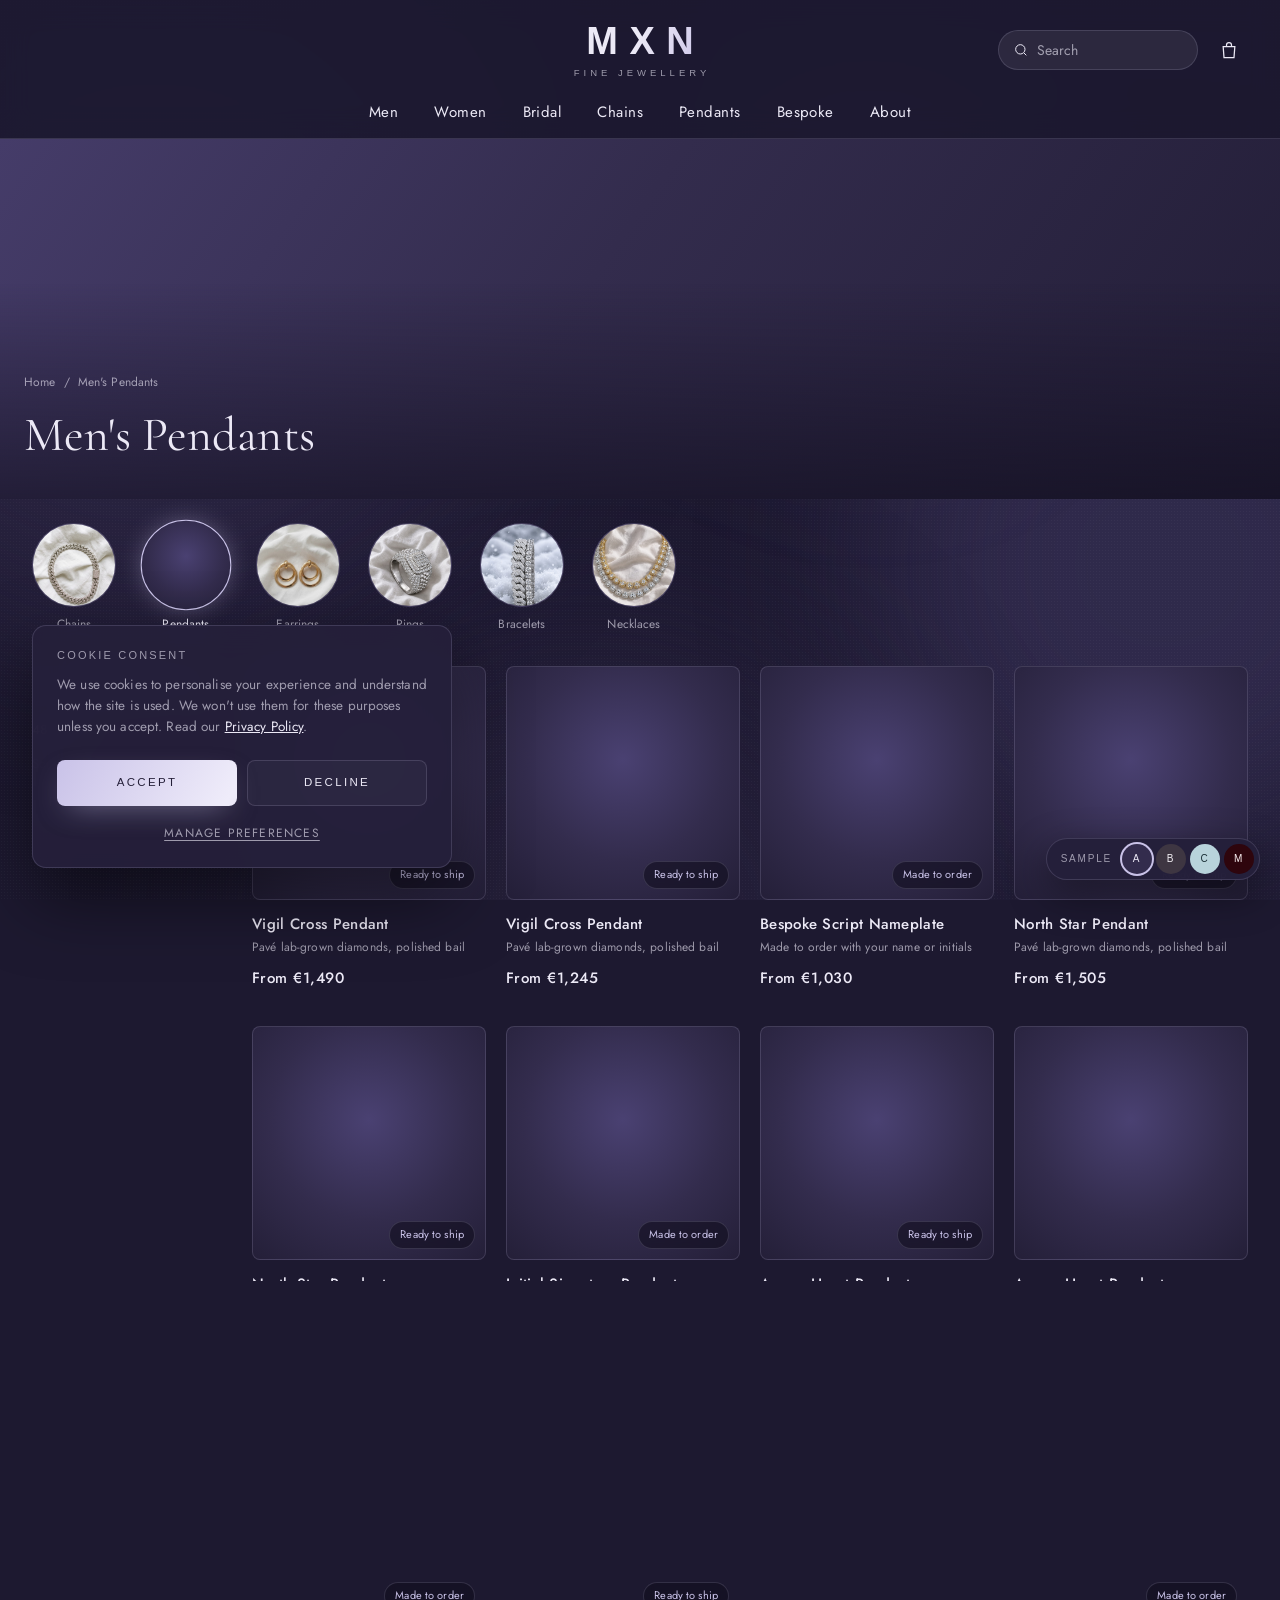
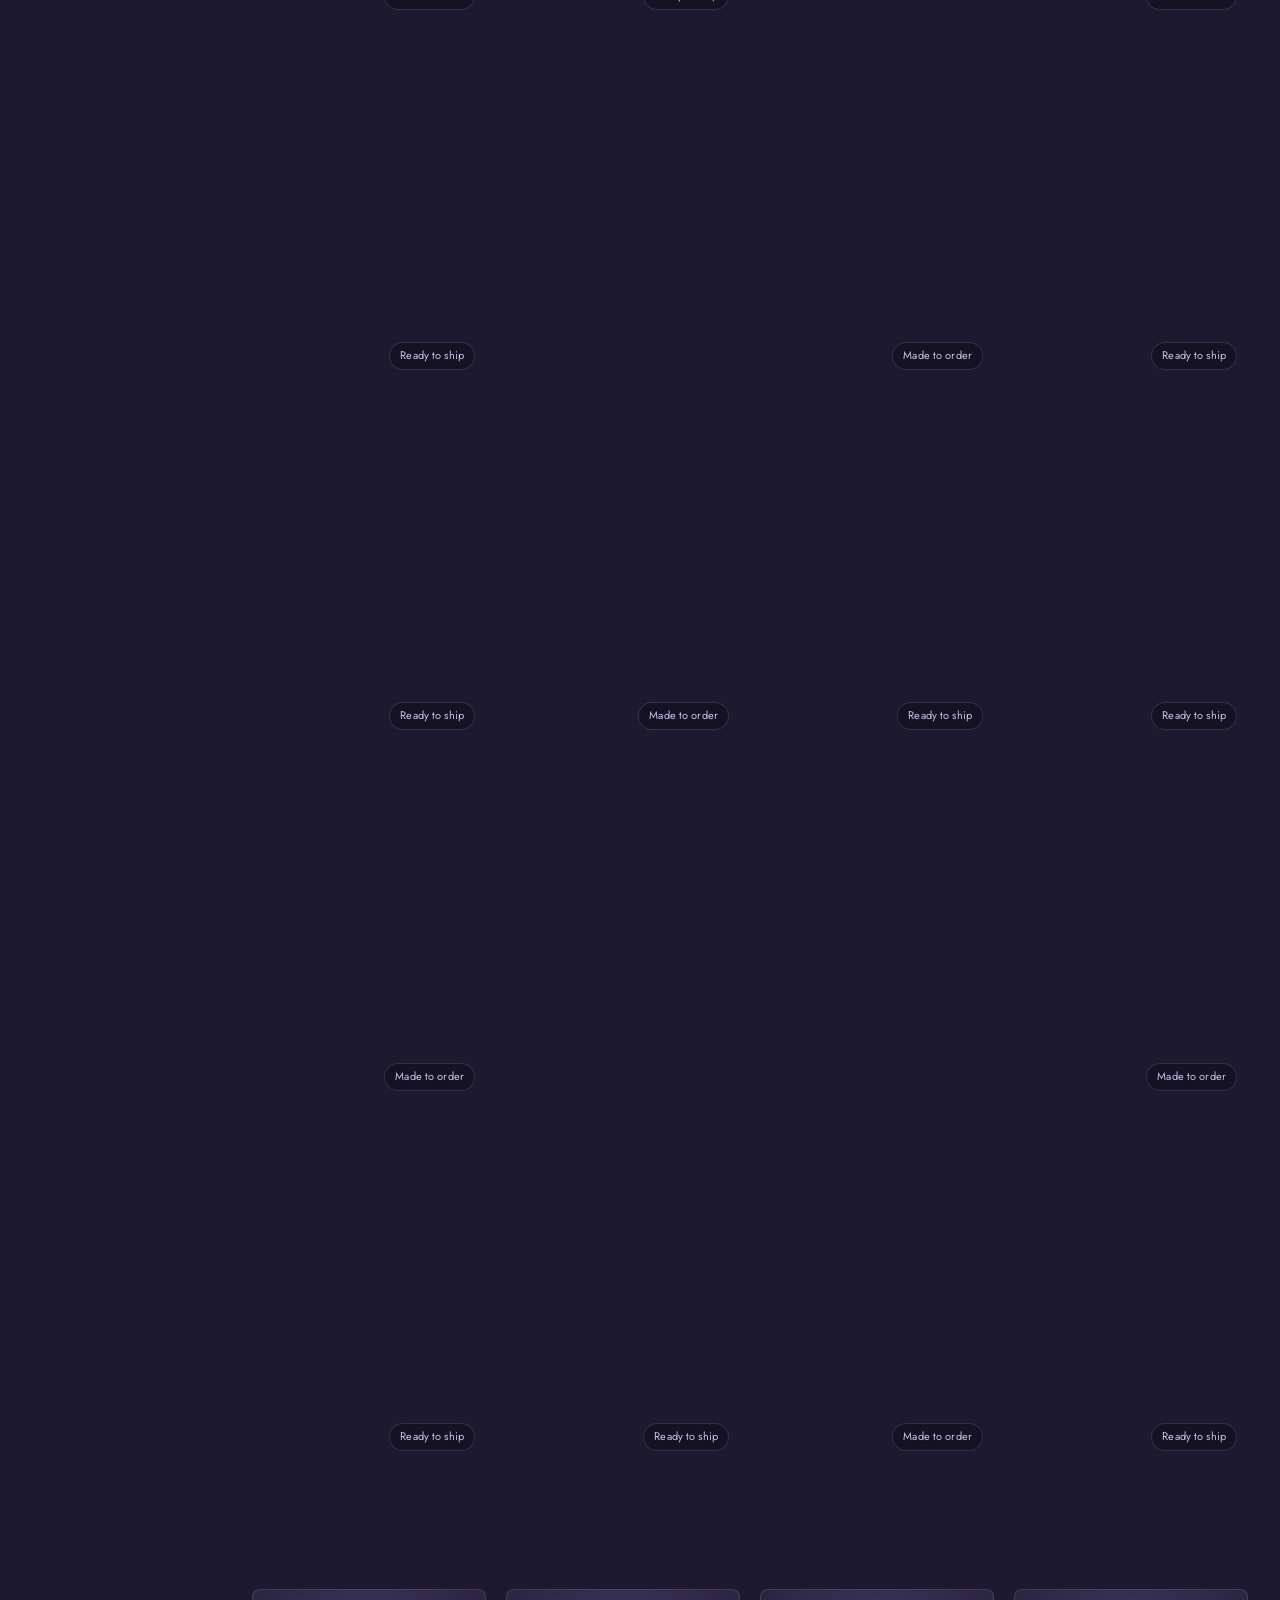
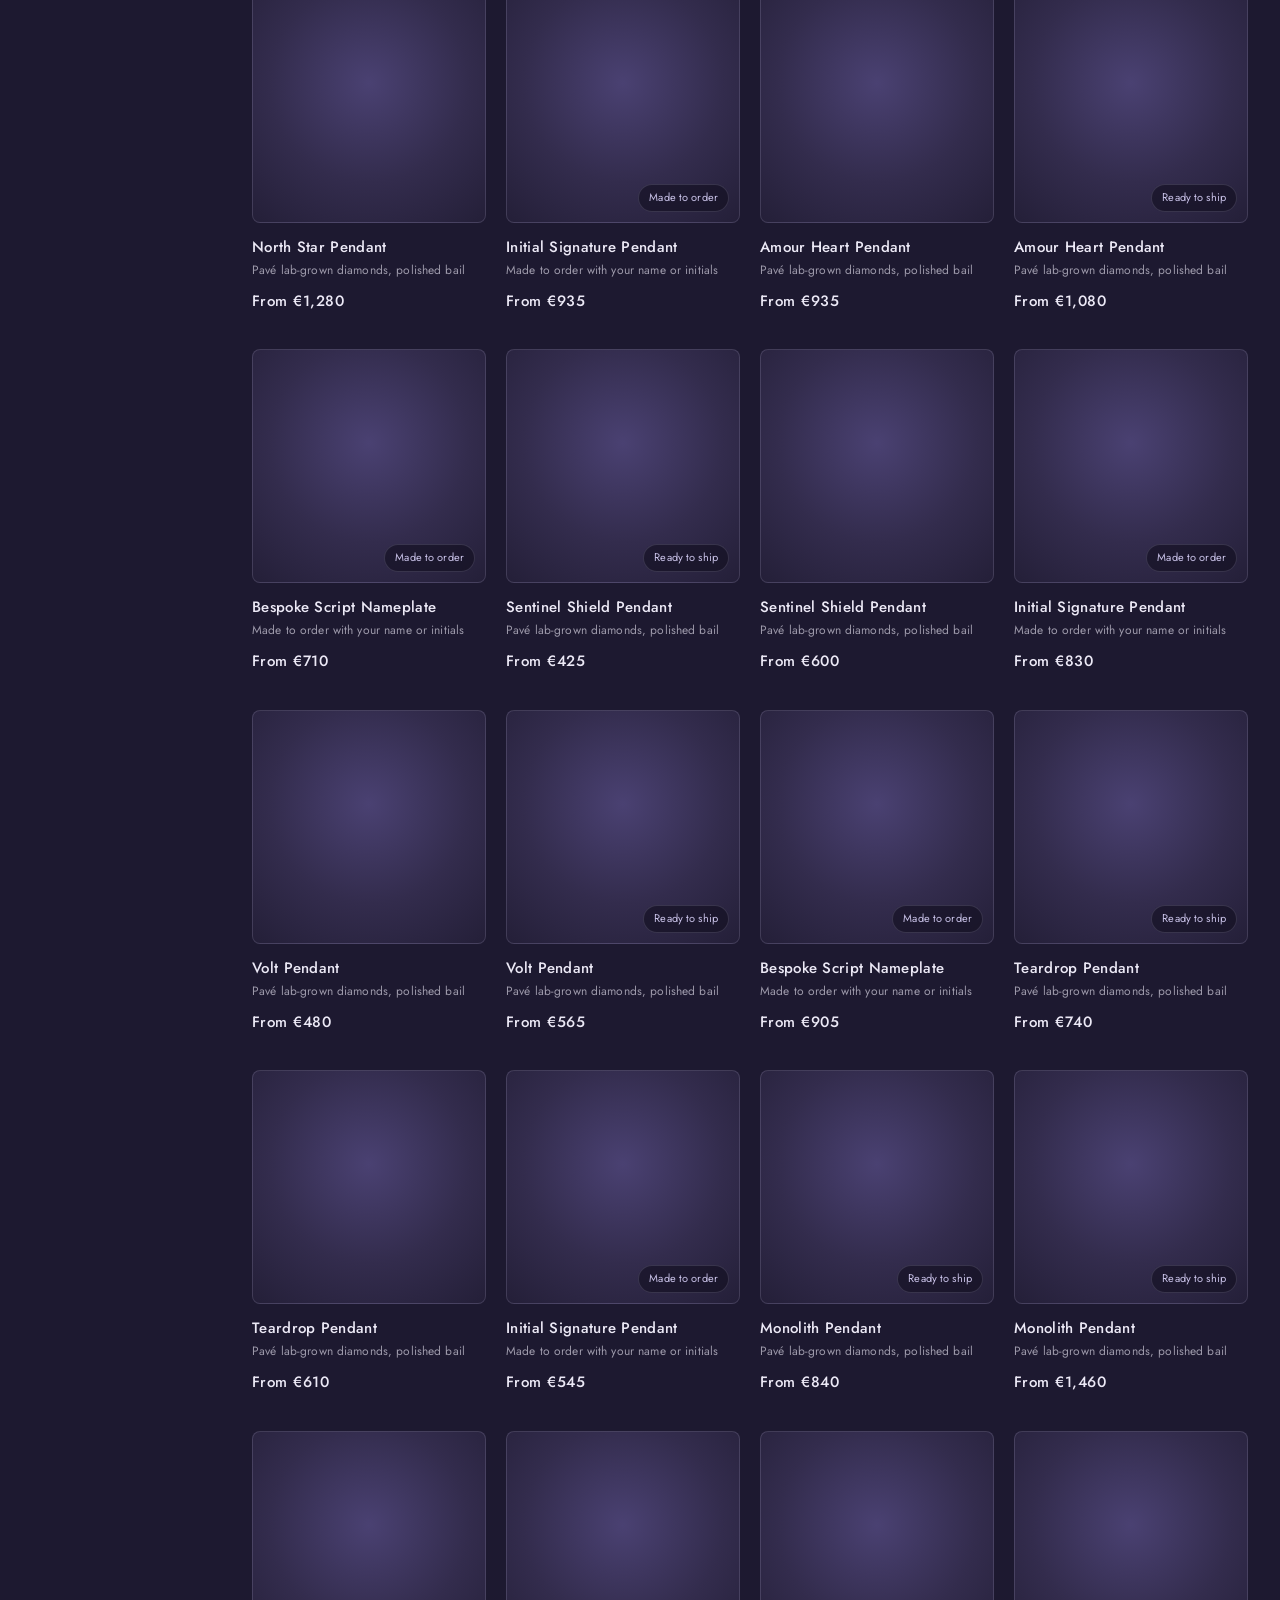
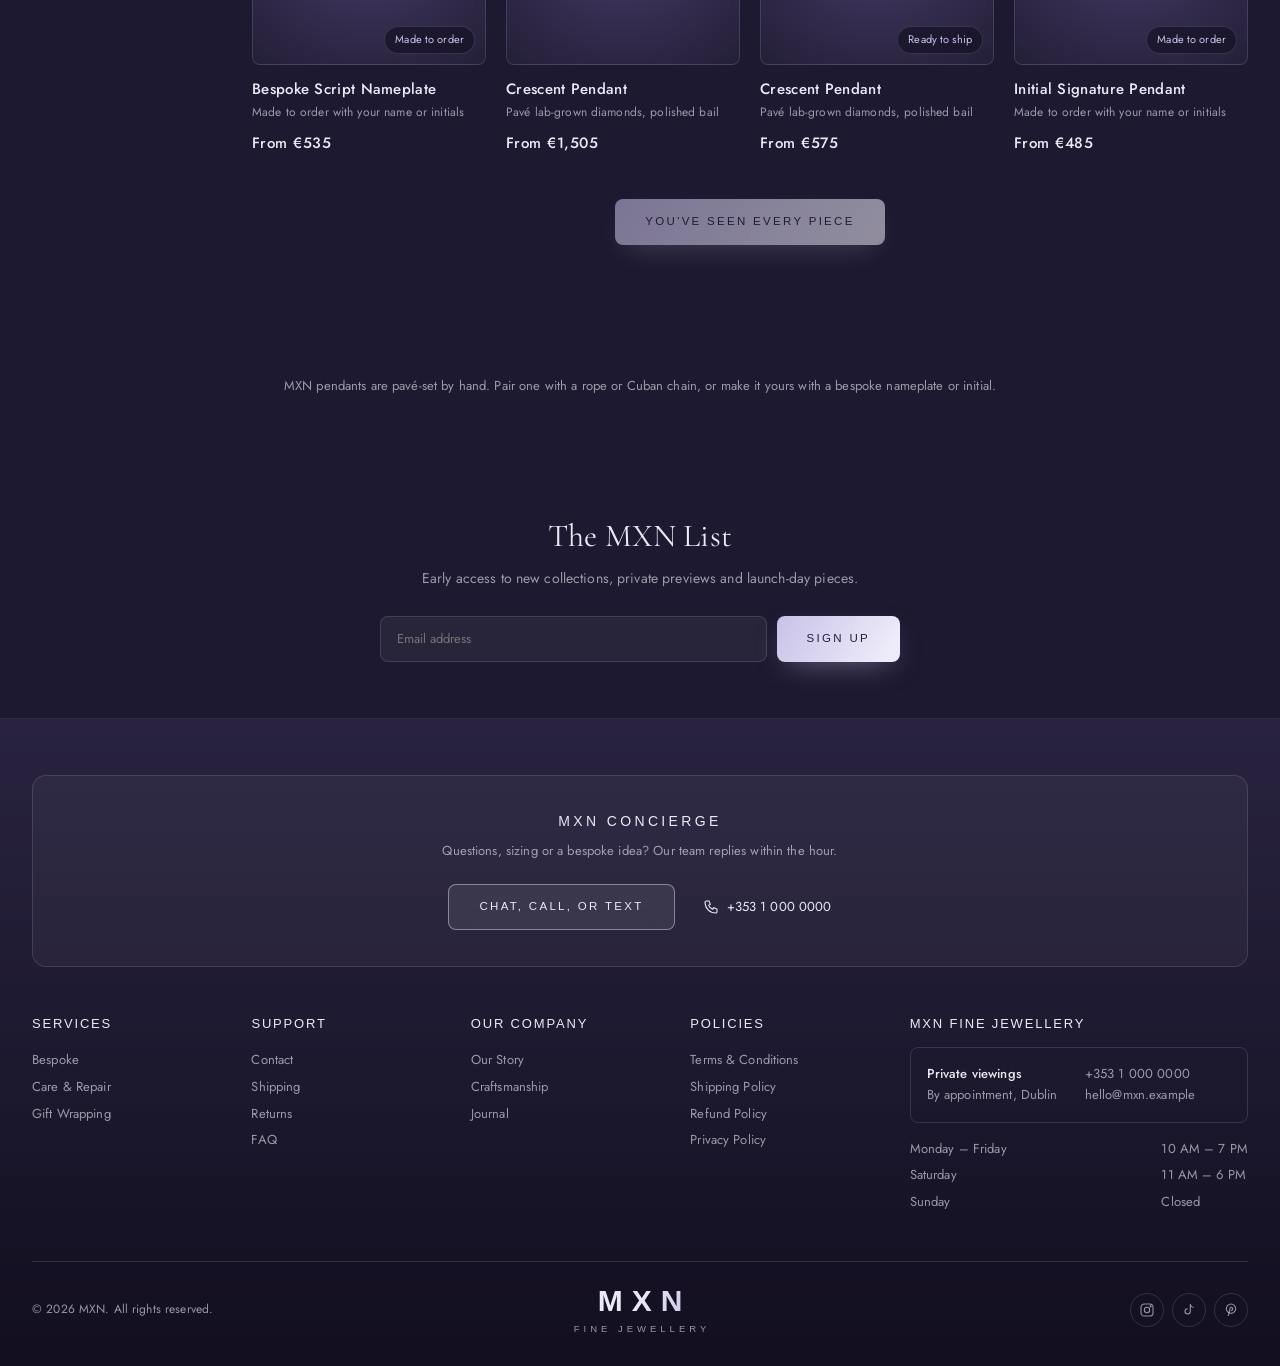
<file: mens-pendants.html>
<!doctype html>
<html lang="en" data-theme="amethyst">
<head><meta name="robots" content="noindex, nofollow">
<meta charset="utf-8">
<meta name="viewport" content="width=device-width, initial-scale=1">
<title>Men's Pendants | MXN</title>
<meta name="description" content="MXN pendants are pavé-set by hand. Pair one with a rope or Cuban chain, or make it yours with a bespoke nameplate or initial.">
<script>try{document.documentElement.dataset.theme=localStorage.getItem('mxn-theme')||'amethyst'}catch(e){document.documentElement.dataset.theme='amethyst'}</script>
<link rel="preconnect" href="https://fonts.googleapis.com">
<link rel="preconnect" href="https://fonts.gstatic.com" crossorigin>
<link rel="stylesheet" href="https://fonts.googleapis.com/css2?family=Cormorant+Garamond:ital,wght@0,400;0,500;0,600;1,400;1,500&family=Jost:wght@300;400;500&family=Syncopate:wght@400;700&display=swap">
<link rel="stylesheet" href="assets/styles.css?v=mwm6lv3z">
<link rel="icon" href="data:image/svg+xml,%3Csvg xmlns='http://www.w3.org/2000/svg' viewBox='0 0 32 32'%3E%3Crect width='32' height='32' rx='6' fill='%23332c4d'/%3E%3Ctext x='16' y='22' text-anchor='middle' font-family='serif' font-size='15' fill='%23b8d3db'%3EM%3C/text%3E%3C/svg%3E">
</head>
<body class="page-collection">
<section class="cookie" id="cookie" aria-labelledby="cookie-h" hidden>
<h2 id="cookie-h">COOKIE CONSENT</h2>
<p>We use cookies to personalise your experience and understand how the site is used. We won't use them for these purposes unless you accept. Read our <a href="privacy-policy.html">Privacy Policy</a>.</p>
<div class="cookie-actions"><div class="cookie-btns"><button class="btn btn-solid" type="button" data-cookie="accept">Accept</button><button class="btn btn-line" type="button" data-cookie="decline">Decline</button></div>
<button class="link-btn small-caps" type="button" data-open="prefs">MANAGE PREFERENCES</button></div>
</section>
<div class="motion-bg" aria-hidden="true"><span class="orb o1"></span><span class="orb o2"></span><span class="orb o3"></span><span class="orb o4"></span><span class="grain"></span></div>
<a class="skip" href="#main">Skip to content</a>
<header class="site-header" id="top"><div class="header-inner">
<button class="icon-btn menu-btn" type="button" aria-label="Menu" data-open="mobile-menu"><svg viewBox="0 0 24 24" aria-hidden="true"><path d="M3 7h18M3 12h18M3 17h18"/></svg></button>
<a class="logo" href="home.html" aria-label="MXN home"><span class="logo-word">MXN</span><span class="logo-sub">Fine Jewellery</span></a>
<nav class="main-nav" aria-label="Main">
<ul><li class="has-mega" data-mega="men"><details><summary class="nav-link">Men</summary><div class="mega" id="mega-men" role="region" aria-label="men menu">
<div class="mega-inner">
<div class="mega-col"><h4>Men's Categories</h4><ul><li><a href="mens-chains.html">Chains</a></li><li><a href="mens-pendants.html">Pendants</a></li><li><a href="mens-jewelry.html">Earrings</a></li><li><a href="mens-jewelry.html">Bracelets</a></li><li><a href="mens-jewelry.html">Rings</a></li><li><a href="mens-jewelry.html">Necklaces</a></li></ul></div>
<div class="mega-col"><h4>Collections</h4><ul><li><a href="home.html#favourites">Signature Pieces</a></li><li><a href="mens-jewelry.html">New Arrivals</a></li><li><a href="home.html#bespoke">Bespoke</a></li><li><a href="mens-jewelry.html">Gifts</a></li></ul></div>
<div class="mega-tiles"><a class="mega-tile" href="mens-chains.html"><span class="tile-art"><img class="art-photo" src="photos/chains/cuban-01.jpg" alt="" loading="lazy" decoding="async"></span><span class="tile-label">Silver &amp; Gold Chains</span></a><a class="mega-tile" href="mens-pendants.html"><span class="tile-art"><svg class="art art-empty" viewBox="0 0 400 400" aria-hidden="true" xmlns="http://www.w3.org/2000/svg"></svg></span><span class="tile-label">Pendants</span></a><a class="mega-tile" href="home.html#bespoke"><span class="tile-art"><svg class="art art-empty" viewBox="0 0 400 400" aria-hidden="true" xmlns="http://www.w3.org/2000/svg"></svg></span><span class="tile-label">Bespoke</span></a></div>
</div>
<div class="mega-foot"><a href="mens-jewelry.html">Shop all men's jewellery <svg viewBox="0 0 24 24" aria-hidden="true"><path d="M9 6l6 6-6 6"/></svg></a></div>
</div></details></li><li class="has-mega" data-mega="women"><details><summary class="nav-link">Women</summary><div class="mega" id="mega-women" role="region" aria-label="women menu">
<div class="mega-inner">
<div class="mega-col"><h4>Women's Categories</h4><ul><li><a href="mens-jewelry.html">Necklaces</a></li><li><a href="mens-jewelry.html">Earrings</a></li><li><a href="mens-jewelry.html">Rings</a></li><li><a href="mens-jewelry.html">Bracelets</a></li><li><a href="mens-pendants.html">Pendants</a></li><li><a href="home.html#collections">Bridal</a></li></ul></div>
<div class="mega-col"><h4>Collections</h4><ul><li><a href="home.html#favourites">Signature Pieces</a></li><li><a href="mens-jewelry.html">New Arrivals</a></li><li><a href="home.html#bespoke">Bespoke</a></li><li><a href="mens-jewelry.html">Gifts</a></li></ul></div>
<div class="mega-tiles"><a class="mega-tile" href="mens-jewelry.html"><span class="tile-art"><img class="art-photo" src="photos/necklaces/cuban-necklace-01.jpg" alt="" loading="lazy" decoding="async"></span><span class="tile-label">Tennis Necklaces</span></a><a class="mega-tile" href="mens-jewelry.html"><span class="tile-art"><img class="art-photo" src="photos/earrings/interlocked-earrings-02.jpg" alt="" loading="lazy" decoding="async"></span><span class="tile-label">Earrings</span></a><a class="mega-tile" href="mens-jewelry.html"><span class="tile-art"><img class="art-photo" src="photos/rings/cuban-ring-03.jpg" alt="" loading="lazy" decoding="async"></span><span class="tile-label">Rings</span></a></div>
</div>
<div class="mega-foot"><a href="mens-jewelry.html">Shop all women's jewellery <svg viewBox="0 0 24 24" aria-hidden="true"><path d="M9 6l6 6-6 6"/></svg></a></div>
</div></details></li><li><a class="nav-link" href="home.html#collections">Bridal</a></li><li><a class="nav-link" href="mens-chains.html">Chains</a></li><li><a class="nav-link" href="mens-pendants.html">Pendants</a></li><li><a class="nav-link" href="home.html#bespoke">Bespoke</a></li><li><a class="nav-link" href="home.html#story">About</a></li></ul>
</nav>
<div class="header-tools">
<form class="search" role="search" action="mens-jewelry.html"><span class="search-ic"><svg viewBox="0 0 24 24" aria-hidden="true"><circle cx="11" cy="11" r="7"/><path d="M20 20l-3.5-3.5"/></svg></span><input type="search" name="q" placeholder="Search" aria-label="Search"></form>
<button class="icon-btn search-mobile" type="button" aria-label="Search" data-open="search-drawer"><svg viewBox="0 0 24 24" aria-hidden="true"><circle cx="11" cy="11" r="7"/><path d="M20 20l-3.5-3.5"/></svg></button>
<button class="icon-btn bag-btn" type="button" aria-label="Bag" data-open="bag"><svg viewBox="0 0 24 24" aria-hidden="true"><path d="M5 8h14l-1 13H6z"/><path d="M9 8V6a3 3 0 0 1 6 0v2"/></svg><span class="bag-count" hidden>0</span></button>
</div>
</div></header>
<main id="main">

<section class="coll-banner" aria-labelledby="coll-h">
<div class="coll-art parallax" data-speed="0.15"><svg class="art art-empty" viewBox="0 0 400 400" aria-hidden="true" xmlns="http://www.w3.org/2000/svg"></svg></div>
<div class="coll-head"><nav class="crumbs" aria-label="Breadcrumb"><a href="home.html">Home</a><span>/</span><span>Men's Pendants</span></nav>
<h1 id="coll-h" class="coll-title">Men's Pendants</h1></div>
</section>
<div class="bubbles" aria-label="Categories"><a class="bubble-link" href="mens-chains.html"><span class="bubble-art"><img class="art-photo" src="photos/chains/cuban-01.jpg" alt="" loading="lazy" decoding="async"></span><span>Chains</span></a><a class="bubble-link on" href="mens-pendants.html"><span class="bubble-art"><svg class="art art-empty" viewBox="0 0 400 400" aria-hidden="true" xmlns="http://www.w3.org/2000/svg"></svg></span><span>Pendants</span></a><a class="bubble-link" href="mens-jewelry.html"><span class="bubble-art"><img class="art-photo" src="photos/earrings/interlocked-earrings-01.jpg" alt="" loading="lazy" decoding="async"></span><span>Earrings</span></a><a class="bubble-link" href="mens-jewelry.html"><span class="bubble-art"><img class="art-photo" src="photos/rings/ring-01.jpg" alt="" loading="lazy" decoding="async"></span><span>Rings</span></a><a class="bubble-link" href="mens-jewelry.html"><span class="bubble-art"><img class="art-photo" src="photos/bracelets/m-bracelet-01.jpg" alt="" loading="lazy" decoding="async"></span><span>Bracelets</span></a><a class="bubble-link" href="mens-jewelry.html"><span class="bubble-art"><img class="art-photo" src="photos/necklaces/cuban-necklace-01.jpg" alt="" loading="lazy" decoding="async"></span><span>Necklaces</span></a></div>
<div class="coll-layout">
<aside class="toolbar" aria-label="Sort and filter"><div class="toolbar-row"><button class="btn btn-line filter-btn" type="button" data-open="filters">Filters</button><span class="count"><b>48</b> products</span>
<label class="sort">Sort by <select aria-label="Sort by"><option value="featured">Featured</option><option value="new">New arrivals</option><option value="low">Price: low to high</option><option value="high">Price: high to low</option></select></label>
</div></aside>
<div class="coll-main">
<div class="grid products coll-grid" data-page="48"><div class="card reveal " data-price="1490" data-metal="rose" data-ready="1" data-new="0" data-id="125">
<a class="card-media" href="#" aria-label="Vigil Cross Pendant">
<span class="card-img a"><svg class="art art-empty" viewBox="0 0 400 400" aria-hidden="true" xmlns="http://www.w3.org/2000/svg"></svg></span><span class="card-img b"><svg class="art art-empty" viewBox="0 0 400 400" aria-hidden="true" xmlns="http://www.w3.org/2000/svg"></svg></span>
<span class="shine"></span>
<span class="badge">Ready to ship</span>
</a>
<button class="quick-add" type="button" data-add="Vigil Cross Pendant">Add to bag</button>
<div class="card-body">
<h3 class="card-title"><a href="#">Vigil Cross Pendant</a></h3>
<p class="card-line">Pavé lab-grown diamonds, polished bail</p>
<p class="price">From €1,490</p>
</div>
</div><div class="card reveal " data-price="1245" data-metal="rose" data-ready="1" data-new="0" data-id="126">
<a class="card-media" href="#" aria-label="Vigil Cross Pendant">
<span class="card-img a"><svg class="art art-empty" viewBox="0 0 400 400" aria-hidden="true" xmlns="http://www.w3.org/2000/svg"></svg></span><span class="card-img b"><svg class="art art-empty" viewBox="0 0 400 400" aria-hidden="true" xmlns="http://www.w3.org/2000/svg"></svg></span>
<span class="shine"></span>
<span class="badge">Ready to ship</span>
</a>
<button class="quick-add" type="button" data-add="Vigil Cross Pendant">Add to bag</button>
<div class="card-body">
<h3 class="card-title"><a href="#">Vigil Cross Pendant</a></h3>
<p class="card-line">Pavé lab-grown diamonds, polished bail</p>
<p class="price">From €1,245</p>
</div>
</div><div class="card reveal " data-price="1030" data-metal="rose" data-ready="1" data-new="0" data-id="127">
<a class="card-media" href="#" aria-label="Bespoke Script Nameplate">
<span class="card-img a"><svg class="art art-empty" viewBox="0 0 400 400" aria-hidden="true" xmlns="http://www.w3.org/2000/svg"></svg></span><span class="card-img b"><svg class="art art-empty" viewBox="0 0 400 400" aria-hidden="true" xmlns="http://www.w3.org/2000/svg"></svg></span>
<span class="shine"></span>
<span class="badge">Made to order</span>
</a>
<button class="quick-add" type="button" data-add="Bespoke Script Nameplate">Add to bag</button>
<div class="card-body">
<h3 class="card-title"><a href="#">Bespoke Script Nameplate</a></h3>
<p class="card-line">Made to order with your name or initials</p>
<p class="price">From €1,030</p>
</div>
</div><div class="card reveal " data-price="1505" data-metal="gold" data-ready="1" data-new="0" data-id="128">
<a class="card-media" href="#" aria-label="North Star Pendant">
<span class="card-img a"><svg class="art art-empty" viewBox="0 0 400 400" aria-hidden="true" xmlns="http://www.w3.org/2000/svg"></svg></span><span class="card-img b"><svg class="art art-empty" viewBox="0 0 400 400" aria-hidden="true" xmlns="http://www.w3.org/2000/svg"></svg></span>
<span class="shine"></span>
<span class="badge">Ready to ship</span>
</a>
<button class="quick-add" type="button" data-add="North Star Pendant">Add to bag</button>
<div class="card-body">
<h3 class="card-title"><a href="#">North Star Pendant</a></h3>
<p class="card-line">Pavé lab-grown diamonds, polished bail</p>
<p class="price">From €1,505</p>
</div>
</div><div class="card reveal " data-price="1410" data-metal="gold" data-ready="1" data-new="1" data-id="129">
<a class="card-media" href="#" aria-label="North Star Pendant">
<span class="card-img a"><svg class="art art-empty" viewBox="0 0 400 400" aria-hidden="true" xmlns="http://www.w3.org/2000/svg"></svg></span><span class="card-img b"><svg class="art art-empty" viewBox="0 0 400 400" aria-hidden="true" xmlns="http://www.w3.org/2000/svg"></svg></span>
<span class="shine"></span>
<span class="badge">Ready to ship</span>
</a>
<button class="quick-add" type="button" data-add="North Star Pendant">Add to bag</button>
<div class="card-body">
<h3 class="card-title"><a href="#">North Star Pendant</a></h3>
<p class="card-line">Pavé lab-grown diamonds, polished bail</p>
<p class="price">From €1,410</p>
</div>
</div><div class="card reveal " data-price="1190" data-metal="rose" data-ready="1" data-new="1" data-id="130">
<a class="card-media" href="#" aria-label="Initial Signature Pendant">
<span class="card-img a"><svg class="art art-empty" viewBox="0 0 400 400" aria-hidden="true" xmlns="http://www.w3.org/2000/svg"></svg></span><span class="card-img b"><svg class="art art-empty" viewBox="0 0 400 400" aria-hidden="true" xmlns="http://www.w3.org/2000/svg"></svg></span>
<span class="shine"></span>
<span class="badge">Made to order</span>
</a>
<button class="quick-add" type="button" data-add="Initial Signature Pendant">Add to bag</button>
<div class="card-body">
<h3 class="card-title"><a href="#">Initial Signature Pendant</a></h3>
<p class="card-line">Made to order with your name or initials</p>
<p class="price">From €1,190</p>
</div>
</div><div class="card reveal " data-price="1360" data-metal="gold" data-ready="1" data-new="0" data-id="131">
<a class="card-media" href="#" aria-label="Amour Heart Pendant">
<span class="card-img a"><svg class="art art-empty" viewBox="0 0 400 400" aria-hidden="true" xmlns="http://www.w3.org/2000/svg"></svg></span><span class="card-img b"><svg class="art art-empty" viewBox="0 0 400 400" aria-hidden="true" xmlns="http://www.w3.org/2000/svg"></svg></span>
<span class="shine"></span>
<span class="badge">Ready to ship</span>
</a>
<button class="quick-add" type="button" data-add="Amour Heart Pendant">Add to bag</button>
<div class="card-body">
<h3 class="card-title"><a href="#">Amour Heart Pendant</a></h3>
<p class="card-line">Pavé lab-grown diamonds, polished bail</p>
<p class="price">From €1,360</p>
</div>
</div><div class="card reveal " data-price="1295" data-metal="rose" data-ready="0" data-new="1" data-id="132">
<a class="card-media" href="#" aria-label="Amour Heart Pendant">
<span class="card-img a"><svg class="art art-empty" viewBox="0 0 400 400" aria-hidden="true" xmlns="http://www.w3.org/2000/svg"></svg></span><span class="card-img b"><svg class="art art-empty" viewBox="0 0 400 400" aria-hidden="true" xmlns="http://www.w3.org/2000/svg"></svg></span>
<span class="shine"></span>

</a>
<button class="quick-add" type="button" data-add="Amour Heart Pendant">Add to bag</button>
<div class="card-body">
<h3 class="card-title"><a href="#">Amour Heart Pendant</a></h3>
<p class="card-line">Pavé lab-grown diamonds, polished bail</p>
<p class="price">From €1,295</p>
</div>
</div><div class="card reveal " data-price="530" data-metal="silver" data-ready="1" data-new="1" data-id="133">
<a class="card-media" href="#" aria-label="Bespoke Script Nameplate">
<span class="card-img a"><svg class="art art-empty" viewBox="0 0 400 400" aria-hidden="true" xmlns="http://www.w3.org/2000/svg"></svg></span><span class="card-img b"><svg class="art art-empty" viewBox="0 0 400 400" aria-hidden="true" xmlns="http://www.w3.org/2000/svg"></svg></span>
<span class="shine"></span>
<span class="badge">Made to order</span>
</a>
<button class="quick-add" type="button" data-add="Bespoke Script Nameplate">Add to bag</button>
<div class="card-body">
<h3 class="card-title"><a href="#">Bespoke Script Nameplate</a></h3>
<p class="card-line">Made to order with your name or initials</p>
<p class="price">From €530</p>
</div>
</div><div class="card reveal " data-price="690" data-metal="gold" data-ready="1" data-new="0" data-id="134">
<a class="card-media" href="#" aria-label="Sentinel Shield Pendant">
<span class="card-img a"><svg class="art art-empty" viewBox="0 0 400 400" aria-hidden="true" xmlns="http://www.w3.org/2000/svg"></svg></span><span class="card-img b"><svg class="art art-empty" viewBox="0 0 400 400" aria-hidden="true" xmlns="http://www.w3.org/2000/svg"></svg></span>
<span class="shine"></span>
<span class="badge">Ready to ship</span>
</a>
<button class="quick-add" type="button" data-add="Sentinel Shield Pendant">Add to bag</button>
<div class="card-body">
<h3 class="card-title"><a href="#">Sentinel Shield Pendant</a></h3>
<p class="card-line">Pavé lab-grown diamonds, polished bail</p>
<p class="price">From €690</p>
</div>
</div><div class="card reveal " data-price="530" data-metal="silver" data-ready="0" data-new="0" data-id="135">
<a class="card-media" href="#" aria-label="Sentinel Shield Pendant">
<span class="card-img a"><svg class="art art-empty" viewBox="0 0 400 400" aria-hidden="true" xmlns="http://www.w3.org/2000/svg"></svg></span><span class="card-img b"><svg class="art art-empty" viewBox="0 0 400 400" aria-hidden="true" xmlns="http://www.w3.org/2000/svg"></svg></span>
<span class="shine"></span>

</a>
<button class="quick-add" type="button" data-add="Sentinel Shield Pendant">Add to bag</button>
<div class="card-body">
<h3 class="card-title"><a href="#">Sentinel Shield Pendant</a></h3>
<p class="card-line">Pavé lab-grown diamonds, polished bail</p>
<p class="price">From €530</p>
</div>
</div><div class="card reveal " data-price="1000" data-metal="rose" data-ready="1" data-new="0" data-id="136">
<a class="card-media" href="#" aria-label="Initial Signature Pendant">
<span class="card-img a"><svg class="art art-empty" viewBox="0 0 400 400" aria-hidden="true" xmlns="http://www.w3.org/2000/svg"></svg></span><span class="card-img b"><svg class="art art-empty" viewBox="0 0 400 400" aria-hidden="true" xmlns="http://www.w3.org/2000/svg"></svg></span>
<span class="shine"></span>
<span class="badge">Made to order</span>
</a>
<button class="quick-add" type="button" data-add="Initial Signature Pendant">Add to bag</button>
<div class="card-body">
<h3 class="card-title"><a href="#">Initial Signature Pendant</a></h3>
<p class="card-line">Made to order with your name or initials</p>
<p class="price">From €1,000</p>
</div>
</div><div class="card reveal " data-price="1315" data-metal="silver" data-ready="1" data-new="0" data-id="137">
<a class="card-media" href="#" aria-label="Volt Pendant">
<span class="card-img a"><svg class="art art-empty" viewBox="0 0 400 400" aria-hidden="true" xmlns="http://www.w3.org/2000/svg"></svg></span><span class="card-img b"><svg class="art art-empty" viewBox="0 0 400 400" aria-hidden="true" xmlns="http://www.w3.org/2000/svg"></svg></span>
<span class="shine"></span>
<span class="badge">Ready to ship</span>
</a>
<button class="quick-add" type="button" data-add="Volt Pendant">Add to bag</button>
<div class="card-body">
<h3 class="card-title"><a href="#">Volt Pendant</a></h3>
<p class="card-line">Pavé lab-grown diamonds, polished bail</p>
<p class="price">From €1,315</p>
</div>
</div><div class="card reveal " data-price="940" data-metal="gold" data-ready="0" data-new="1" data-id="138">
<a class="card-media" href="#" aria-label="Volt Pendant">
<span class="card-img a"><svg class="art art-empty" viewBox="0 0 400 400" aria-hidden="true" xmlns="http://www.w3.org/2000/svg"></svg></span><span class="card-img b"><svg class="art art-empty" viewBox="0 0 400 400" aria-hidden="true" xmlns="http://www.w3.org/2000/svg"></svg></span>
<span class="shine"></span>

</a>
<button class="quick-add" type="button" data-add="Volt Pendant">Add to bag</button>
<div class="card-body">
<h3 class="card-title"><a href="#">Volt Pendant</a></h3>
<p class="card-line">Pavé lab-grown diamonds, polished bail</p>
<p class="price">From €940</p>
</div>
</div><div class="card reveal " data-price="1030" data-metal="silver" data-ready="0" data-new="0" data-id="139">
<a class="card-media" href="#" aria-label="Bespoke Script Nameplate">
<span class="card-img a"><svg class="art art-empty" viewBox="0 0 400 400" aria-hidden="true" xmlns="http://www.w3.org/2000/svg"></svg></span><span class="card-img b"><svg class="art art-empty" viewBox="0 0 400 400" aria-hidden="true" xmlns="http://www.w3.org/2000/svg"></svg></span>
<span class="shine"></span>
<span class="badge">Made to order</span>
</a>
<button class="quick-add" type="button" data-add="Bespoke Script Nameplate">Add to bag</button>
<div class="card-body">
<h3 class="card-title"><a href="#">Bespoke Script Nameplate</a></h3>
<p class="card-line">Made to order with your name or initials</p>
<p class="price">From €1,030</p>
</div>
</div><div class="card reveal " data-price="685" data-metal="rose" data-ready="1" data-new="1" data-id="140">
<a class="card-media" href="#" aria-label="Teardrop Pendant">
<span class="card-img a"><svg class="art art-empty" viewBox="0 0 400 400" aria-hidden="true" xmlns="http://www.w3.org/2000/svg"></svg></span><span class="card-img b"><svg class="art art-empty" viewBox="0 0 400 400" aria-hidden="true" xmlns="http://www.w3.org/2000/svg"></svg></span>
<span class="shine"></span>
<span class="badge">Ready to ship</span>
</a>
<button class="quick-add" type="button" data-add="Teardrop Pendant">Add to bag</button>
<div class="card-body">
<h3 class="card-title"><a href="#">Teardrop Pendant</a></h3>
<p class="card-line">Pavé lab-grown diamonds, polished bail</p>
<p class="price">From €685</p>
</div>
</div><div class="card reveal " data-price="1065" data-metal="silver" data-ready="1" data-new="1" data-id="141">
<a class="card-media" href="#" aria-label="Teardrop Pendant">
<span class="card-img a"><svg class="art art-empty" viewBox="0 0 400 400" aria-hidden="true" xmlns="http://www.w3.org/2000/svg"></svg></span><span class="card-img b"><svg class="art art-empty" viewBox="0 0 400 400" aria-hidden="true" xmlns="http://www.w3.org/2000/svg"></svg></span>
<span class="shine"></span>
<span class="badge">Ready to ship</span>
</a>
<button class="quick-add" type="button" data-add="Teardrop Pendant">Add to bag</button>
<div class="card-body">
<h3 class="card-title"><a href="#">Teardrop Pendant</a></h3>
<p class="card-line">Pavé lab-grown diamonds, polished bail</p>
<p class="price">From €1,065</p>
</div>
</div><div class="card reveal " data-price="1410" data-metal="rose" data-ready="1" data-new="0" data-id="142">
<a class="card-media" href="#" aria-label="Initial Signature Pendant">
<span class="card-img a"><svg class="art art-empty" viewBox="0 0 400 400" aria-hidden="true" xmlns="http://www.w3.org/2000/svg"></svg></span><span class="card-img b"><svg class="art art-empty" viewBox="0 0 400 400" aria-hidden="true" xmlns="http://www.w3.org/2000/svg"></svg></span>
<span class="shine"></span>
<span class="badge">Made to order</span>
</a>
<button class="quick-add" type="button" data-add="Initial Signature Pendant">Add to bag</button>
<div class="card-body">
<h3 class="card-title"><a href="#">Initial Signature Pendant</a></h3>
<p class="card-line">Made to order with your name or initials</p>
<p class="price">From €1,410</p>
</div>
</div><div class="card reveal " data-price="620" data-metal="rose" data-ready="1" data-new="1" data-id="143">
<a class="card-media" href="#" aria-label="Monolith Pendant">
<span class="card-img a"><svg class="art art-empty" viewBox="0 0 400 400" aria-hidden="true" xmlns="http://www.w3.org/2000/svg"></svg></span><span class="card-img b"><svg class="art art-empty" viewBox="0 0 400 400" aria-hidden="true" xmlns="http://www.w3.org/2000/svg"></svg></span>
<span class="shine"></span>
<span class="badge">Ready to ship</span>
</a>
<button class="quick-add" type="button" data-add="Monolith Pendant">Add to bag</button>
<div class="card-body">
<h3 class="card-title"><a href="#">Monolith Pendant</a></h3>
<p class="card-line">Pavé lab-grown diamonds, polished bail</p>
<p class="price">From €620</p>
</div>
</div><div class="card reveal " data-price="540" data-metal="silver" data-ready="1" data-new="0" data-id="144">
<a class="card-media" href="#" aria-label="Monolith Pendant">
<span class="card-img a"><svg class="art art-empty" viewBox="0 0 400 400" aria-hidden="true" xmlns="http://www.w3.org/2000/svg"></svg></span><span class="card-img b"><svg class="art art-empty" viewBox="0 0 400 400" aria-hidden="true" xmlns="http://www.w3.org/2000/svg"></svg></span>
<span class="shine"></span>
<span class="badge">Ready to ship</span>
</a>
<button class="quick-add" type="button" data-add="Monolith Pendant">Add to bag</button>
<div class="card-body">
<h3 class="card-title"><a href="#">Monolith Pendant</a></h3>
<p class="card-line">Pavé lab-grown diamonds, polished bail</p>
<p class="price">From €540</p>
</div>
</div><div class="card reveal " data-price="575" data-metal="rose" data-ready="1" data-new="1" data-id="145">
<a class="card-media" href="#" aria-label="Bespoke Script Nameplate">
<span class="card-img a"><svg class="art art-empty" viewBox="0 0 400 400" aria-hidden="true" xmlns="http://www.w3.org/2000/svg"></svg></span><span class="card-img b"><svg class="art art-empty" viewBox="0 0 400 400" aria-hidden="true" xmlns="http://www.w3.org/2000/svg"></svg></span>
<span class="shine"></span>
<span class="badge">Made to order</span>
</a>
<button class="quick-add" type="button" data-add="Bespoke Script Nameplate">Add to bag</button>
<div class="card-body">
<h3 class="card-title"><a href="#">Bespoke Script Nameplate</a></h3>
<p class="card-line">Made to order with your name or initials</p>
<p class="price">From €575</p>
</div>
</div><div class="card reveal " data-price="760" data-metal="silver" data-ready="0" data-new="0" data-id="146">
<a class="card-media" href="#" aria-label="Crescent Pendant">
<span class="card-img a"><svg class="art art-empty" viewBox="0 0 400 400" aria-hidden="true" xmlns="http://www.w3.org/2000/svg"></svg></span><span class="card-img b"><svg class="art art-empty" viewBox="0 0 400 400" aria-hidden="true" xmlns="http://www.w3.org/2000/svg"></svg></span>
<span class="shine"></span>

</a>
<button class="quick-add" type="button" data-add="Crescent Pendant">Add to bag</button>
<div class="card-body">
<h3 class="card-title"><a href="#">Crescent Pendant</a></h3>
<p class="card-line">Pavé lab-grown diamonds, polished bail</p>
<p class="price">From €760</p>
</div>
</div><div class="card reveal " data-price="1190" data-metal="silver" data-ready="0" data-new="0" data-id="147">
<a class="card-media" href="#" aria-label="Crescent Pendant">
<span class="card-img a"><svg class="art art-empty" viewBox="0 0 400 400" aria-hidden="true" xmlns="http://www.w3.org/2000/svg"></svg></span><span class="card-img b"><svg class="art art-empty" viewBox="0 0 400 400" aria-hidden="true" xmlns="http://www.w3.org/2000/svg"></svg></span>
<span class="shine"></span>

</a>
<button class="quick-add" type="button" data-add="Crescent Pendant">Add to bag</button>
<div class="card-body">
<h3 class="card-title"><a href="#">Crescent Pendant</a></h3>
<p class="card-line">Pavé lab-grown diamonds, polished bail</p>
<p class="price">From €1,190</p>
</div>
</div><div class="card reveal " data-price="480" data-metal="silver" data-ready="0" data-new="1" data-id="148">
<a class="card-media" href="#" aria-label="Initial Signature Pendant">
<span class="card-img a"><svg class="art art-empty" viewBox="0 0 400 400" aria-hidden="true" xmlns="http://www.w3.org/2000/svg"></svg></span><span class="card-img b"><svg class="art art-empty" viewBox="0 0 400 400" aria-hidden="true" xmlns="http://www.w3.org/2000/svg"></svg></span>
<span class="shine"></span>
<span class="badge">Made to order</span>
</a>
<button class="quick-add" type="button" data-add="Initial Signature Pendant">Add to bag</button>
<div class="card-body">
<h3 class="card-title"><a href="#">Initial Signature Pendant</a></h3>
<p class="card-line">Made to order with your name or initials</p>
<p class="price">From €480</p>
</div>
</div><div class="card reveal " data-price="735" data-metal="rose" data-ready="1" data-new="0" data-id="149">
<a class="card-media" href="#" aria-label="Vigil Cross Pendant">
<span class="card-img a"><svg class="art art-empty" viewBox="0 0 400 400" aria-hidden="true" xmlns="http://www.w3.org/2000/svg"></svg></span><span class="card-img b"><svg class="art art-empty" viewBox="0 0 400 400" aria-hidden="true" xmlns="http://www.w3.org/2000/svg"></svg></span>
<span class="shine"></span>
<span class="badge">Ready to ship</span>
</a>
<button class="quick-add" type="button" data-add="Vigil Cross Pendant">Add to bag</button>
<div class="card-body">
<h3 class="card-title"><a href="#">Vigil Cross Pendant</a></h3>
<p class="card-line">Pavé lab-grown diamonds, polished bail</p>
<p class="price">From €735</p>
</div>
</div><div class="card reveal " data-price="470" data-metal="gold" data-ready="1" data-new="1" data-id="150">
<a class="card-media" href="#" aria-label="Vigil Cross Pendant">
<span class="card-img a"><svg class="art art-empty" viewBox="0 0 400 400" aria-hidden="true" xmlns="http://www.w3.org/2000/svg"></svg></span><span class="card-img b"><svg class="art art-empty" viewBox="0 0 400 400" aria-hidden="true" xmlns="http://www.w3.org/2000/svg"></svg></span>
<span class="shine"></span>
<span class="badge">Ready to ship</span>
</a>
<button class="quick-add" type="button" data-add="Vigil Cross Pendant">Add to bag</button>
<div class="card-body">
<h3 class="card-title"><a href="#">Vigil Cross Pendant</a></h3>
<p class="card-line">Pavé lab-grown diamonds, polished bail</p>
<p class="price">From €470</p>
</div>
</div><div class="card reveal " data-price="730" data-metal="silver" data-ready="0" data-new="0" data-id="151">
<a class="card-media" href="#" aria-label="Bespoke Script Nameplate">
<span class="card-img a"><svg class="art art-empty" viewBox="0 0 400 400" aria-hidden="true" xmlns="http://www.w3.org/2000/svg"></svg></span><span class="card-img b"><svg class="art art-empty" viewBox="0 0 400 400" aria-hidden="true" xmlns="http://www.w3.org/2000/svg"></svg></span>
<span class="shine"></span>
<span class="badge">Made to order</span>
</a>
<button class="quick-add" type="button" data-add="Bespoke Script Nameplate">Add to bag</button>
<div class="card-body">
<h3 class="card-title"><a href="#">Bespoke Script Nameplate</a></h3>
<p class="card-line">Made to order with your name or initials</p>
<p class="price">From €730</p>
</div>
</div><div class="card reveal " data-price="1280" data-metal="gold" data-ready="1" data-new="0" data-id="152">
<a class="card-media" href="#" aria-label="North Star Pendant">
<span class="card-img a"><svg class="art art-empty" viewBox="0 0 400 400" aria-hidden="true" xmlns="http://www.w3.org/2000/svg"></svg></span><span class="card-img b"><svg class="art art-empty" viewBox="0 0 400 400" aria-hidden="true" xmlns="http://www.w3.org/2000/svg"></svg></span>
<span class="shine"></span>
<span class="badge">Ready to ship</span>
</a>
<button class="quick-add" type="button" data-add="North Star Pendant">Add to bag</button>
<div class="card-body">
<h3 class="card-title"><a href="#">North Star Pendant</a></h3>
<p class="card-line">Pavé lab-grown diamonds, polished bail</p>
<p class="price">From €1,280</p>
</div>
</div><div class="card reveal " data-price="1280" data-metal="rose" data-ready="0" data-new="0" data-id="153">
<a class="card-media" href="#" aria-label="North Star Pendant">
<span class="card-img a"><svg class="art art-empty" viewBox="0 0 400 400" aria-hidden="true" xmlns="http://www.w3.org/2000/svg"></svg></span><span class="card-img b"><svg class="art art-empty" viewBox="0 0 400 400" aria-hidden="true" xmlns="http://www.w3.org/2000/svg"></svg></span>
<span class="shine"></span>

</a>
<button class="quick-add" type="button" data-add="North Star Pendant">Add to bag</button>
<div class="card-body">
<h3 class="card-title"><a href="#">North Star Pendant</a></h3>
<p class="card-line">Pavé lab-grown diamonds, polished bail</p>
<p class="price">From €1,280</p>
</div>
</div><div class="card reveal " data-price="935" data-metal="silver" data-ready="1" data-new="0" data-id="154">
<a class="card-media" href="#" aria-label="Initial Signature Pendant">
<span class="card-img a"><svg class="art art-empty" viewBox="0 0 400 400" aria-hidden="true" xmlns="http://www.w3.org/2000/svg"></svg></span><span class="card-img b"><svg class="art art-empty" viewBox="0 0 400 400" aria-hidden="true" xmlns="http://www.w3.org/2000/svg"></svg></span>
<span class="shine"></span>
<span class="badge">Made to order</span>
</a>
<button class="quick-add" type="button" data-add="Initial Signature Pendant">Add to bag</button>
<div class="card-body">
<h3 class="card-title"><a href="#">Initial Signature Pendant</a></h3>
<p class="card-line">Made to order with your name or initials</p>
<p class="price">From €935</p>
</div>
</div><div class="card reveal " data-price="935" data-metal="rose" data-ready="0" data-new="0" data-id="155">
<a class="card-media" href="#" aria-label="Amour Heart Pendant">
<span class="card-img a"><svg class="art art-empty" viewBox="0 0 400 400" aria-hidden="true" xmlns="http://www.w3.org/2000/svg"></svg></span><span class="card-img b"><svg class="art art-empty" viewBox="0 0 400 400" aria-hidden="true" xmlns="http://www.w3.org/2000/svg"></svg></span>
<span class="shine"></span>

</a>
<button class="quick-add" type="button" data-add="Amour Heart Pendant">Add to bag</button>
<div class="card-body">
<h3 class="card-title"><a href="#">Amour Heart Pendant</a></h3>
<p class="card-line">Pavé lab-grown diamonds, polished bail</p>
<p class="price">From €935</p>
</div>
</div><div class="card reveal " data-price="1080" data-metal="gold" data-ready="1" data-new="1" data-id="156">
<a class="card-media" href="#" aria-label="Amour Heart Pendant">
<span class="card-img a"><svg class="art art-empty" viewBox="0 0 400 400" aria-hidden="true" xmlns="http://www.w3.org/2000/svg"></svg></span><span class="card-img b"><svg class="art art-empty" viewBox="0 0 400 400" aria-hidden="true" xmlns="http://www.w3.org/2000/svg"></svg></span>
<span class="shine"></span>
<span class="badge">Ready to ship</span>
</a>
<button class="quick-add" type="button" data-add="Amour Heart Pendant">Add to bag</button>
<div class="card-body">
<h3 class="card-title"><a href="#">Amour Heart Pendant</a></h3>
<p class="card-line">Pavé lab-grown diamonds, polished bail</p>
<p class="price">From €1,080</p>
</div>
</div><div class="card reveal " data-price="710" data-metal="rose" data-ready="1" data-new="0" data-id="157">
<a class="card-media" href="#" aria-label="Bespoke Script Nameplate">
<span class="card-img a"><svg class="art art-empty" viewBox="0 0 400 400" aria-hidden="true" xmlns="http://www.w3.org/2000/svg"></svg></span><span class="card-img b"><svg class="art art-empty" viewBox="0 0 400 400" aria-hidden="true" xmlns="http://www.w3.org/2000/svg"></svg></span>
<span class="shine"></span>
<span class="badge">Made to order</span>
</a>
<button class="quick-add" type="button" data-add="Bespoke Script Nameplate">Add to bag</button>
<div class="card-body">
<h3 class="card-title"><a href="#">Bespoke Script Nameplate</a></h3>
<p class="card-line">Made to order with your name or initials</p>
<p class="price">From €710</p>
</div>
</div><div class="card reveal " data-price="425" data-metal="gold" data-ready="1" data-new="0" data-id="158">
<a class="card-media" href="#" aria-label="Sentinel Shield Pendant">
<span class="card-img a"><svg class="art art-empty" viewBox="0 0 400 400" aria-hidden="true" xmlns="http://www.w3.org/2000/svg"></svg></span><span class="card-img b"><svg class="art art-empty" viewBox="0 0 400 400" aria-hidden="true" xmlns="http://www.w3.org/2000/svg"></svg></span>
<span class="shine"></span>
<span class="badge">Ready to ship</span>
</a>
<button class="quick-add" type="button" data-add="Sentinel Shield Pendant">Add to bag</button>
<div class="card-body">
<h3 class="card-title"><a href="#">Sentinel Shield Pendant</a></h3>
<p class="card-line">Pavé lab-grown diamonds, polished bail</p>
<p class="price">From €425</p>
</div>
</div><div class="card reveal " data-price="600" data-metal="silver" data-ready="0" data-new="1" data-id="159">
<a class="card-media" href="#" aria-label="Sentinel Shield Pendant">
<span class="card-img a"><svg class="art art-empty" viewBox="0 0 400 400" aria-hidden="true" xmlns="http://www.w3.org/2000/svg"></svg></span><span class="card-img b"><svg class="art art-empty" viewBox="0 0 400 400" aria-hidden="true" xmlns="http://www.w3.org/2000/svg"></svg></span>
<span class="shine"></span>

</a>
<button class="quick-add" type="button" data-add="Sentinel Shield Pendant">Add to bag</button>
<div class="card-body">
<h3 class="card-title"><a href="#">Sentinel Shield Pendant</a></h3>
<p class="card-line">Pavé lab-grown diamonds, polished bail</p>
<p class="price">From €600</p>
</div>
</div><div class="card reveal " data-price="830" data-metal="silver" data-ready="0" data-new="1" data-id="160">
<a class="card-media" href="#" aria-label="Initial Signature Pendant">
<span class="card-img a"><svg class="art art-empty" viewBox="0 0 400 400" aria-hidden="true" xmlns="http://www.w3.org/2000/svg"></svg></span><span class="card-img b"><svg class="art art-empty" viewBox="0 0 400 400" aria-hidden="true" xmlns="http://www.w3.org/2000/svg"></svg></span>
<span class="shine"></span>
<span class="badge">Made to order</span>
</a>
<button class="quick-add" type="button" data-add="Initial Signature Pendant">Add to bag</button>
<div class="card-body">
<h3 class="card-title"><a href="#">Initial Signature Pendant</a></h3>
<p class="card-line">Made to order with your name or initials</p>
<p class="price">From €830</p>
</div>
</div><div class="card reveal " data-price="480" data-metal="silver" data-ready="0" data-new="0" data-id="161">
<a class="card-media" href="#" aria-label="Volt Pendant">
<span class="card-img a"><svg class="art art-empty" viewBox="0 0 400 400" aria-hidden="true" xmlns="http://www.w3.org/2000/svg"></svg></span><span class="card-img b"><svg class="art art-empty" viewBox="0 0 400 400" aria-hidden="true" xmlns="http://www.w3.org/2000/svg"></svg></span>
<span class="shine"></span>

</a>
<button class="quick-add" type="button" data-add="Volt Pendant">Add to bag</button>
<div class="card-body">
<h3 class="card-title"><a href="#">Volt Pendant</a></h3>
<p class="card-line">Pavé lab-grown diamonds, polished bail</p>
<p class="price">From €480</p>
</div>
</div><div class="card reveal " data-price="565" data-metal="gold" data-ready="1" data-new="1" data-id="162">
<a class="card-media" href="#" aria-label="Volt Pendant">
<span class="card-img a"><svg class="art art-empty" viewBox="0 0 400 400" aria-hidden="true" xmlns="http://www.w3.org/2000/svg"></svg></span><span class="card-img b"><svg class="art art-empty" viewBox="0 0 400 400" aria-hidden="true" xmlns="http://www.w3.org/2000/svg"></svg></span>
<span class="shine"></span>
<span class="badge">Ready to ship</span>
</a>
<button class="quick-add" type="button" data-add="Volt Pendant">Add to bag</button>
<div class="card-body">
<h3 class="card-title"><a href="#">Volt Pendant</a></h3>
<p class="card-line">Pavé lab-grown diamonds, polished bail</p>
<p class="price">From €565</p>
</div>
</div><div class="card reveal " data-price="905" data-metal="silver" data-ready="1" data-new="0" data-id="163">
<a class="card-media" href="#" aria-label="Bespoke Script Nameplate">
<span class="card-img a"><svg class="art art-empty" viewBox="0 0 400 400" aria-hidden="true" xmlns="http://www.w3.org/2000/svg"></svg></span><span class="card-img b"><svg class="art art-empty" viewBox="0 0 400 400" aria-hidden="true" xmlns="http://www.w3.org/2000/svg"></svg></span>
<span class="shine"></span>
<span class="badge">Made to order</span>
</a>
<button class="quick-add" type="button" data-add="Bespoke Script Nameplate">Add to bag</button>
<div class="card-body">
<h3 class="card-title"><a href="#">Bespoke Script Nameplate</a></h3>
<p class="card-line">Made to order with your name or initials</p>
<p class="price">From €905</p>
</div>
</div><div class="card reveal " data-price="740" data-metal="gold" data-ready="1" data-new="0" data-id="164">
<a class="card-media" href="#" aria-label="Teardrop Pendant">
<span class="card-img a"><svg class="art art-empty" viewBox="0 0 400 400" aria-hidden="true" xmlns="http://www.w3.org/2000/svg"></svg></span><span class="card-img b"><svg class="art art-empty" viewBox="0 0 400 400" aria-hidden="true" xmlns="http://www.w3.org/2000/svg"></svg></span>
<span class="shine"></span>
<span class="badge">Ready to ship</span>
</a>
<button class="quick-add" type="button" data-add="Teardrop Pendant">Add to bag</button>
<div class="card-body">
<h3 class="card-title"><a href="#">Teardrop Pendant</a></h3>
<p class="card-line">Pavé lab-grown diamonds, polished bail</p>
<p class="price">From €740</p>
</div>
</div><div class="card reveal " data-price="610" data-metal="silver" data-ready="0" data-new="0" data-id="165">
<a class="card-media" href="#" aria-label="Teardrop Pendant">
<span class="card-img a"><svg class="art art-empty" viewBox="0 0 400 400" aria-hidden="true" xmlns="http://www.w3.org/2000/svg"></svg></span><span class="card-img b"><svg class="art art-empty" viewBox="0 0 400 400" aria-hidden="true" xmlns="http://www.w3.org/2000/svg"></svg></span>
<span class="shine"></span>

</a>
<button class="quick-add" type="button" data-add="Teardrop Pendant">Add to bag</button>
<div class="card-body">
<h3 class="card-title"><a href="#">Teardrop Pendant</a></h3>
<p class="card-line">Pavé lab-grown diamonds, polished bail</p>
<p class="price">From €610</p>
</div>
</div><div class="card reveal " data-price="545" data-metal="silver" data-ready="1" data-new="1" data-id="166">
<a class="card-media" href="#" aria-label="Initial Signature Pendant">
<span class="card-img a"><svg class="art art-empty" viewBox="0 0 400 400" aria-hidden="true" xmlns="http://www.w3.org/2000/svg"></svg></span><span class="card-img b"><svg class="art art-empty" viewBox="0 0 400 400" aria-hidden="true" xmlns="http://www.w3.org/2000/svg"></svg></span>
<span class="shine"></span>
<span class="badge">Made to order</span>
</a>
<button class="quick-add" type="button" data-add="Initial Signature Pendant">Add to bag</button>
<div class="card-body">
<h3 class="card-title"><a href="#">Initial Signature Pendant</a></h3>
<p class="card-line">Made to order with your name or initials</p>
<p class="price">From €545</p>
</div>
</div><div class="card reveal " data-price="840" data-metal="rose" data-ready="1" data-new="0" data-id="167">
<a class="card-media" href="#" aria-label="Monolith Pendant">
<span class="card-img a"><svg class="art art-empty" viewBox="0 0 400 400" aria-hidden="true" xmlns="http://www.w3.org/2000/svg"></svg></span><span class="card-img b"><svg class="art art-empty" viewBox="0 0 400 400" aria-hidden="true" xmlns="http://www.w3.org/2000/svg"></svg></span>
<span class="shine"></span>
<span class="badge">Ready to ship</span>
</a>
<button class="quick-add" type="button" data-add="Monolith Pendant">Add to bag</button>
<div class="card-body">
<h3 class="card-title"><a href="#">Monolith Pendant</a></h3>
<p class="card-line">Pavé lab-grown diamonds, polished bail</p>
<p class="price">From €840</p>
</div>
</div><div class="card reveal " data-price="1460" data-metal="rose" data-ready="1" data-new="0" data-id="168">
<a class="card-media" href="#" aria-label="Monolith Pendant">
<span class="card-img a"><svg class="art art-empty" viewBox="0 0 400 400" aria-hidden="true" xmlns="http://www.w3.org/2000/svg"></svg></span><span class="card-img b"><svg class="art art-empty" viewBox="0 0 400 400" aria-hidden="true" xmlns="http://www.w3.org/2000/svg"></svg></span>
<span class="shine"></span>
<span class="badge">Ready to ship</span>
</a>
<button class="quick-add" type="button" data-add="Monolith Pendant">Add to bag</button>
<div class="card-body">
<h3 class="card-title"><a href="#">Monolith Pendant</a></h3>
<p class="card-line">Pavé lab-grown diamonds, polished bail</p>
<p class="price">From €1,460</p>
</div>
</div><div class="card reveal " data-price="535" data-metal="rose" data-ready="0" data-new="0" data-id="169">
<a class="card-media" href="#" aria-label="Bespoke Script Nameplate">
<span class="card-img a"><svg class="art art-empty" viewBox="0 0 400 400" aria-hidden="true" xmlns="http://www.w3.org/2000/svg"></svg></span><span class="card-img b"><svg class="art art-empty" viewBox="0 0 400 400" aria-hidden="true" xmlns="http://www.w3.org/2000/svg"></svg></span>
<span class="shine"></span>
<span class="badge">Made to order</span>
</a>
<button class="quick-add" type="button" data-add="Bespoke Script Nameplate">Add to bag</button>
<div class="card-body">
<h3 class="card-title"><a href="#">Bespoke Script Nameplate</a></h3>
<p class="card-line">Made to order with your name or initials</p>
<p class="price">From €535</p>
</div>
</div><div class="card reveal " data-price="1505" data-metal="gold" data-ready="0" data-new="1" data-id="170">
<a class="card-media" href="#" aria-label="Crescent Pendant">
<span class="card-img a"><svg class="art art-empty" viewBox="0 0 400 400" aria-hidden="true" xmlns="http://www.w3.org/2000/svg"></svg></span><span class="card-img b"><svg class="art art-empty" viewBox="0 0 400 400" aria-hidden="true" xmlns="http://www.w3.org/2000/svg"></svg></span>
<span class="shine"></span>

</a>
<button class="quick-add" type="button" data-add="Crescent Pendant">Add to bag</button>
<div class="card-body">
<h3 class="card-title"><a href="#">Crescent Pendant</a></h3>
<p class="card-line">Pavé lab-grown diamonds, polished bail</p>
<p class="price">From €1,505</p>
</div>
</div><div class="card reveal " data-price="575" data-metal="gold" data-ready="1" data-new="1" data-id="171">
<a class="card-media" href="#" aria-label="Crescent Pendant">
<span class="card-img a"><svg class="art art-empty" viewBox="0 0 400 400" aria-hidden="true" xmlns="http://www.w3.org/2000/svg"></svg></span><span class="card-img b"><svg class="art art-empty" viewBox="0 0 400 400" aria-hidden="true" xmlns="http://www.w3.org/2000/svg"></svg></span>
<span class="shine"></span>
<span class="badge">Ready to ship</span>
</a>
<button class="quick-add" type="button" data-add="Crescent Pendant">Add to bag</button>
<div class="card-body">
<h3 class="card-title"><a href="#">Crescent Pendant</a></h3>
<p class="card-line">Pavé lab-grown diamonds, polished bail</p>
<p class="price">From €575</p>
</div>
</div><div class="card reveal " data-price="485" data-metal="silver" data-ready="1" data-new="1" data-id="172">
<a class="card-media" href="#" aria-label="Initial Signature Pendant">
<span class="card-img a"><svg class="art art-empty" viewBox="0 0 400 400" aria-hidden="true" xmlns="http://www.w3.org/2000/svg"></svg></span><span class="card-img b"><svg class="art art-empty" viewBox="0 0 400 400" aria-hidden="true" xmlns="http://www.w3.org/2000/svg"></svg></span>
<span class="shine"></span>
<span class="badge">Made to order</span>
</a>
<button class="quick-add" type="button" data-add="Initial Signature Pendant">Add to bag</button>
<div class="card-body">
<h3 class="card-title"><a href="#">Initial Signature Pendant</a></h3>
<p class="card-line">Made to order with your name or initials</p>
<p class="price">From €485</p>
</div>
</div></div>
<div class="center"><button class="btn btn-solid load-more" type="button">Load more</button></div>
</div>
</div>
<section class="coll-about" aria-label="About this collection"><p class="coll-text">MXN pendants are pavé-set by hand. Pair one with a rope or Cuban chain, or make it yours with a bespoke nameplate or initial.</p></section>
<aside class="drawer drawer-left" id="filters" aria-label="Filters" role="dialog" aria-modal="true" hidden>
<div class="drawer-head"><h3>Filters <span class="f-count">0</span></h3><button class="icon-btn round" type="button" aria-label="Close" data-close><svg viewBox="0 0 24 24" aria-hidden="true"><path d="M6 6l12 12M18 6L6 18"/></svg></button></div>
<form class="filter-form">
<fieldset><legend>Availability</legend><label class="chk"><input type="checkbox" name="ready" value="1">Ready to ship</label></fieldset>
<fieldset><legend>Price</legend><label class="chk"><input type="radio" name="price" value="any" checked>Any price</label><label class="chk"><input type="radio" name="price" value="0-1000">Under €1,000</label><label class="chk"><input type="radio" name="price" value="1000-3000">€1,000 – €3,000</label><label class="chk"><input type="radio" name="price" value="3000-99999">€3,000+</label></fieldset>
<div class="filter-actions"><button class="btn btn-line" type="reset">Clear</button><button class="btn btn-solid" type="button" data-close>Show results</button></div>
</form>
</aside>
<section class="newsletter" aria-labelledby="nl-h"><div class="nl-inner reveal">
<h2 id="nl-h">The MXN List</h2>
<p>Early access to new collections, private previews and launch-day pieces.</p>
<form class="nl-form" data-thanks="You're on the list."><input required type="email" placeholder="Email address" aria-label="Email address"><button class="btn btn-solid" type="submit">Sign up</button></form>
</div></section>
</main>
<footer class="site-footer">
<div class="concierge-strip"><p class="cs-h">MXN Concierge</p><p class="cs-sub">Questions, sizing or a bespoke idea? Our team replies within the hour.</p>
<div class="cs-actions"><button type="button" class="btn btn-glass" data-open="concierge">Chat, Call, or Text</button><a class="cs-phone" href="tel:+35310000000"><svg viewBox="0 0 24 24" aria-hidden="true"><path d="M5 3h4l2 5-2.5 1.5a11 11 0 0 0 6 6L16 13l5 2v4a2 2 0 0 1-2 2A16 16 0 0 1 3 5a2 2 0 0 1 2-2"/></svg><span>+353 1 000 0000</span></a></div></div>
<div class="footer-grid">
<div class="f-links"><div class="f-col"><details open><summary><h2 class="f-h">Services</h2><svg viewBox="0 0 24 24" aria-hidden="true"><path d="M9 6l6 6-6 6"/></svg></summary><ul><li><a href="home.html#bespoke">Bespoke</a></li><li><a href="home.html#promise">Care &amp; Repair</a></li><li><a href="home.html#promise">Gift Wrapping</a></li></ul></details></div><div class="f-col"><details open><summary><h2 class="f-h">Support</h2><svg viewBox="0 0 24 24" aria-hidden="true"><path d="M9 6l6 6-6 6"/></svg></summary><ul><li><a href="#concierge" data-open="concierge">Contact</a></li><li><a href="privacy-policy.html">Shipping</a></li><li><a href="privacy-policy.html">Returns</a></li><li><a href="home.html#promise">FAQ</a></li></ul></details></div><div class="f-col"><details open><summary><h2 class="f-h">Our Company</h2><svg viewBox="0 0 24 24" aria-hidden="true"><path d="M9 6l6 6-6 6"/></svg></summary><ul><li><a href="home.html#story">Our Story</a></li><li><a href="home.html#story">Craftsmanship</a></li><li><a href="home.html#story">Journal</a></li></ul></details></div><div class="f-col"><details open><summary><h2 class="f-h">Policies</h2><svg viewBox="0 0 24 24" aria-hidden="true"><path d="M9 6l6 6-6 6"/></svg></summary><ul><li><a href="privacy-policy.html">Terms &amp; Conditions</a></li><li><a href="privacy-policy.html">Shipping Policy</a></li><li><a href="privacy-policy.html">Refund Policy</a></li><li><a href="privacy-policy.html">Privacy Policy</a></li></ul></details></div></div>
<div class="f-col f-brand"><h2 class="f-h">MXN Fine Jewellery</h2><div class="f-box"><p><b>Private viewings</b><br>By appointment, Dublin</p><p><a href="tel:+35310000000">+353 1 000 0000</a><br><a href="mailto:hello@mxn.example">hello@mxn.example</a></p></div>
<dl class="hours"><dt>Monday – Friday</dt><dd>10 AM – 7 PM</dd><dt>Saturday</dt><dd>11 AM – 6 PM</dd><dt>Sunday</dt><dd>Closed</dd></dl></div>
</div>
<div class="footer-base"><span>© 2026 MXN. All rights reserved.</span><a class="logo big" href="home.html"><span class="logo-word">MXN</span><span class="logo-sub">Fine Jewellery</span></a>
<span class="socials"><a href="#" aria-label="Instagram"><svg viewBox="0 0 24 24" aria-hidden="true"><rect x="3" y="3" width="18" height="18" rx="5"/><circle cx="12" cy="12" r="4"/><circle cx="17.5" cy="6.5" r=".8"/></svg></a><a href="#" aria-label="TikTok"><svg viewBox="0 0 24 24" aria-hidden="true"><path d="M14 3v11a4 4 0 1 1-4-4M14 3c.5 3 2.5 5 5 5"/></svg></a><a href="#" aria-label="Pinterest"><svg viewBox="0 0 24 24" aria-hidden="true"><circle cx="12" cy="10" r="7"/><path d="M11 8l-3 13M11 8c4-1 5 4 1 5"/></svg></a></span></div>
</footer>
<div class="sample-switch" role="group" aria-label="Landing page samples"><span>Sample</span><a href="home.html" class="on" data-theme-link="amethyst" title="Amethyst Night">A</a><a href="plum.html" class="" data-theme-link="plum" title="Smoked Plum">B</a><a href="frost.html" class="" data-theme-link="frost" title="Ice Frost">C</a><a href="motion.html" class="" title="Motion test (Burgundy Night with Motion effects)">M</a></div>

<div class="scrim" data-close></div>
<aside class="drawer drawer-left mobile-menu" id="mobile-menu" aria-label="Menu" role="dialog" aria-modal="true" hidden>
<div class="drawer-head"><h2 class="sr-only">Menu</h2><a class="logo" href="home.html"><span class="logo-word">MXN</span><span class="logo-sub">Fine Jewellery</span></a><button class="icon-btn round" type="button" aria-label="Close" data-close><svg viewBox="0 0 24 24" aria-hidden="true"><path d="M6 6l12 12M18 6L6 18"/></svg></button></div>
<form class="search wide" action="mens-jewelry.html"><span class="search-ic"><svg viewBox="0 0 24 24" aria-hidden="true"><circle cx="11" cy="11" r="7"/><path d="M20 20l-3.5-3.5"/></svg></span><input type="search" name="q" placeholder="What are you looking for?" aria-label="Search"></form>
<ul class="mm-list"><li><details><summary>Men<svg viewBox="0 0 24 24" aria-hidden="true"><path d="M9 6l6 6-6 6"/></svg></summary><ul><li><a href="mens-chains.html">Chains</a></li><li><a href="mens-pendants.html">Pendants</a></li><li><a href="mens-jewelry.html">Earrings</a></li><li><a href="mens-jewelry.html">Bracelets</a></li><li><a href="mens-jewelry.html">Rings</a></li><li><a href="mens-jewelry.html">Necklaces</a></li></ul></details></li><li><details><summary>Women<svg viewBox="0 0 24 24" aria-hidden="true"><path d="M9 6l6 6-6 6"/></svg></summary><ul><li><a href="mens-jewelry.html">Necklaces</a></li><li><a href="mens-jewelry.html">Earrings</a></li><li><a href="mens-jewelry.html">Rings</a></li><li><a href="mens-jewelry.html">Bracelets</a></li><li><a href="mens-pendants.html">Pendants</a></li><li><a href="home.html#collections">Bridal</a></li></ul></details></li><li><a href="home.html#collections">Bridal</a></li><li><a href="mens-chains.html">Chains</a></li><li><a href="mens-pendants.html">Pendants</a></li><li><a href="home.html#bespoke">Bespoke</a></li><li><details><summary>About<svg viewBox="0 0 24 24" aria-hidden="true"><path d="M9 6l6 6-6 6"/></svg></summary><ul><li><a href="home.html#story">Our Story</a></li><li><a href="home.html#promise">The MXN Promise</a></li><li><a href="privacy-policy.html">Privacy Policy</a></li></ul></details></li></ul>
</aside>
<aside class="drawer drawer-right" id="concierge" aria-label="MXN Concierge" role="dialog" aria-modal="true" hidden>
<div class="concierge-hero"><div class="ch-art"><svg class="art art-empty" viewBox="0 0 400 400" aria-hidden="true" xmlns="http://www.w3.org/2000/svg"></svg></div>
<button class="icon-btn round light" type="button" aria-label="Close" data-close><svg viewBox="0 0 24 24" aria-hidden="true"><path d="M6 6l12 12M18 6L6 18"/></svg></button>
<div class="ch-id"><span class="avatar">M</span><div><h3>MXN Concierge</h3><span class="status"><i></i>Replies within the hour</span></div></div></div>
<div class="tabs pill" role="tablist"><button role="tab" aria-selected="true" data-tab="c-msg">Message</button><button role="tab" aria-selected="false" data-tab="c-contact">Contact</button></div>
<div class="tab-panel" id="c-msg"><h3 class="c-done">A member of our sales team will be in touch via text message soon.</h3><p class="bubble">Leave us a message and your MXN stylist will reply by text or email.</p>
<form class="stack-form" data-thanks="Thank you — your stylist will be in touch soon."><input required placeholder="Your name" aria-label="Your name"><input required type="email" placeholder="Email" aria-label="Email"><textarea rows="4" placeholder="How can we help?" aria-label="Message"></textarea><button class="btn btn-solid" type="submit">Send message</button></form></div>
<div class="tab-panel" id="c-contact" hidden><ul class="contact-list"><li><b>Call or text</b><a href="tel:+35310000000">+353 1 000 0000</a></li><li><b>Email</b><a href="mailto:hello@mxn.example">hello@mxn.example</a></li><li><b>Hours</b><span>Mon – Sat, 10am – 7pm</span></li><li><b>Viewings</b><span>Private appointments on request</span></li></ul></div>
</aside>
<aside class="drawer drawer-right" id="search-drawer" aria-label="Search" role="dialog" aria-modal="true" hidden>
<div class="drawer-head"><h3>Search</h3><button class="icon-btn round" type="button" aria-label="Close" data-close><svg viewBox="0 0 24 24" aria-hidden="true"><path d="M6 6l12 12M18 6L6 18"/></svg></button></div>
<form class="search wide" action="mens-jewelry.html"><span class="search-ic"><svg viewBox="0 0 24 24" aria-hidden="true"><circle cx="11" cy="11" r="7"/><path d="M20 20l-3.5-3.5"/></svg></span><input type="search" name="q" placeholder="What are you looking for?" aria-label="Search"></form>
<h3 class="drawer-sub">Trending searches</h3>
<ul class="chips"><li><a href="mens-jewelry.html?q=Tennis%20necklace">Tennis necklace</a></li><li><a href="mens-jewelry.html?q=Cuban%20chain">Cuban chain</a></li><li><a href="mens-jewelry.html?q=Cross%20pendant">Cross pendant</a></li><li><a href="mens-jewelry.html?q=Hoops">Hoops</a></li><li><a href="mens-jewelry.html?q=Signet%20ring">Signet ring</a></li></ul>
<h3 class="drawer-sub">Popular Pieces</h3>
<ul class="mini-list"><li><a href="mens-jewelry.html"><span class="mini-art"><img class="art-photo" src="photos/necklaces/cuban-necklace-01.jpg" alt="" loading="lazy" decoding="async"></span><span>Aurora Tennis Necklace</span></a></li><li><a href="mens-jewelry.html"><span class="mini-art"><img class="art-photo" src="photos/chains/cuban-01.jpg" alt="" loading="lazy" decoding="async"></span><span>Nocturne Rope Chain</span></a></li><li><a href="mens-jewelry.html"><span class="mini-art"><svg class="art art-empty" viewBox="0 0 400 400" aria-hidden="true" xmlns="http://www.w3.org/2000/svg"></svg></span><span>Vigil Cross Pendant</span></a></li></ul>
</aside>
<aside class="drawer drawer-right" id="bag" aria-label="Your bag" role="dialog" aria-modal="true" hidden>
<div class="drawer-head"><h3>Your bag</h3><button class="icon-btn round" type="button" aria-label="Close" data-close><svg viewBox="0 0 24 24" aria-hidden="true"><path d="M6 6l12 12M18 6L6 18"/></svg></button></div>
<ul class="bag-list"></ul><p class="bag-empty muted">Your bag is empty.</p>
<div class="bag-foot" hidden>
<button class="btn btn-glass bag-checkout" type="button" data-checkout>Checkout</button>
<div class="bag-clear-wrap"><button class="bag-clear" type="button" aria-haspopup="dialog" aria-expanded="false" aria-controls="clear-confirm">Clear bag</button>
<div class="confirm-bubble" id="clear-confirm" role="alertdialog" aria-labelledby="clear-confirm-q" hidden><p id="clear-confirm-q">Are you sure you want to clear your bag?</p>
<div class="cb-actions"><button class="btn btn-solid" type="button" data-clear-yes>Yes, clear</button><button class="btn btn-line" type="button" data-clear-no>Cancel</button></div></div></div>
</div>
<a class="btn btn-line bag-continue" href="mens-jewelry.html">Continue shopping</a>
</aside>

<div class="modal" id="prefs" role="dialog" aria-modal="true" aria-label="Cookie and privacy preferences" hidden>
<div class="modal-card">
<div class="modal-head"><h3>Cookie and privacy preferences</h3><button class="icon-btn round" type="button" aria-label="Close" data-close><svg viewBox="0 0 24 24" aria-hidden="true"><path d="M6 6l12 12M18 6L6 18"/></svg></button>
<div class="modal-btns"><button class="btn btn-solid" type="button" data-cookie="accept">Accept all</button><button class="btn btn-line" type="button" data-cookie="decline">Decline all</button><button class="btn btn-line" type="button" data-cookie="save">Save my choices</button></div></div>
<div class="modal-body"><h4>You control your data</h4><p class="muted">Choose which cookies to allow.</p>
<label class="pref"><input type="checkbox" checked disabled name="required"><span><b>Required</b><small>Needed for the site to work, such as keeping items in your bag.</small></span></label><label class="pref"><input type="checkbox" name="personalisation"><span><b>Personalisation</b><small>Remember your choices to tailor your next visit.</small></span></label><label class="pref"><input type="checkbox" name="marketing"><span><b>Marketing</b><small>Help us show you relevant MXN news on other sites.</small></span></label><label class="pref"><input type="checkbox" name="analytics"><span><b>Analytics</b><small>Help us understand how the site is used so we can improve it.</small></span></label>
</div></div></div>
<div class="modal" id="join" role="dialog" aria-modal="true" aria-label="Join the MXN list" hidden>
<div class="modal-card join-card">
<div class="join-art"><img class="art-photo" src="photos/necklaces/cuban-necklace-01.jpg" alt="" loading="lazy" decoding="async"></div>
<div class="join-body"><button class="icon-btn round" type="button" aria-label="Close" data-close><svg viewBox="0 0 24 24" aria-hidden="true"><path d="M6 6l12 12M18 6L6 18"/></svg></button>
<p class="eyebrow">Private preview</p><h3>Join the MXN List</h3><p class="muted">Be first to see the debut collection, with early access on launch day.</p>
<form class="stack-form" data-thanks="Welcome to the MXN List."><input required type="email" placeholder="Enter your email" aria-label="Email"><button class="btn btn-solid" type="submit">Request access</button></form>
<button class="link-btn" type="button" data-close>No thanks</button></div></div></div>
<div class="toast" role="status" aria-live="polite"></div>
<script src="assets/main.js?v=mwm6lv3z" defer></script>
</body>
</html>
</file>
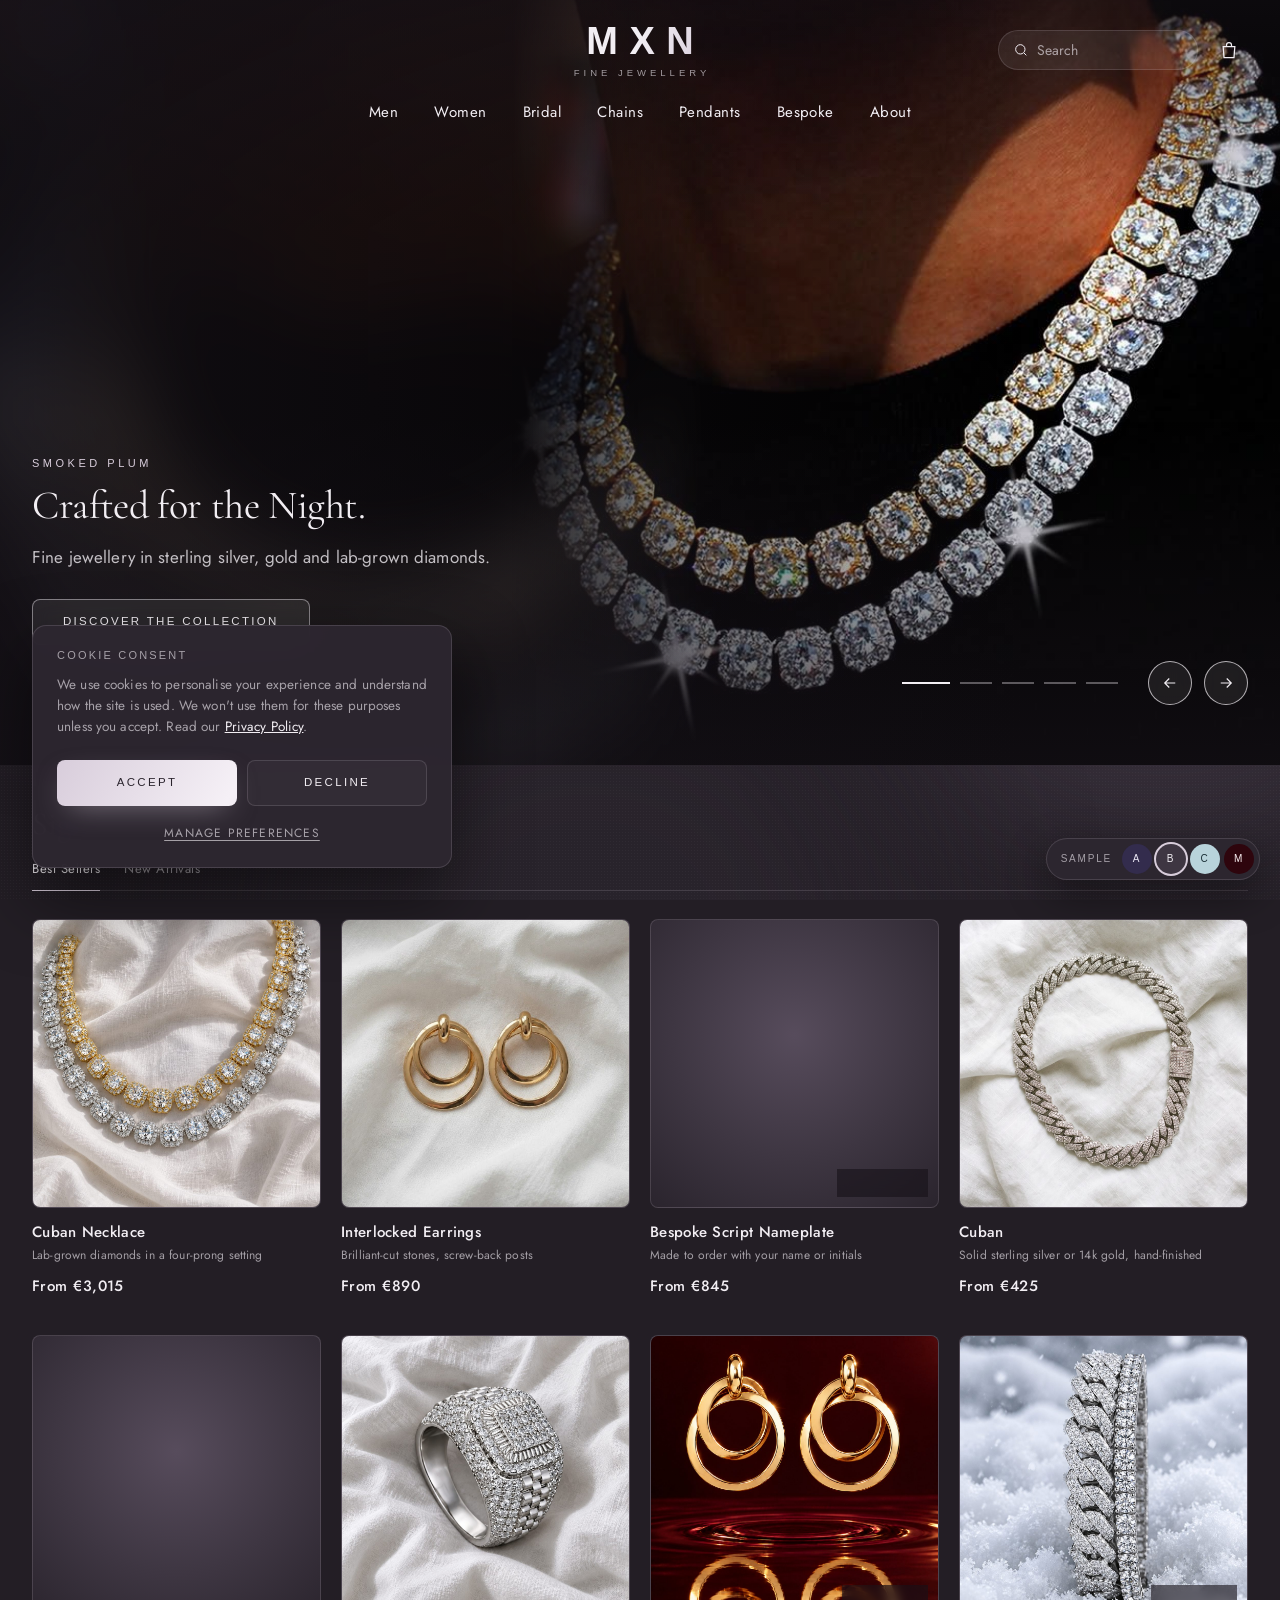
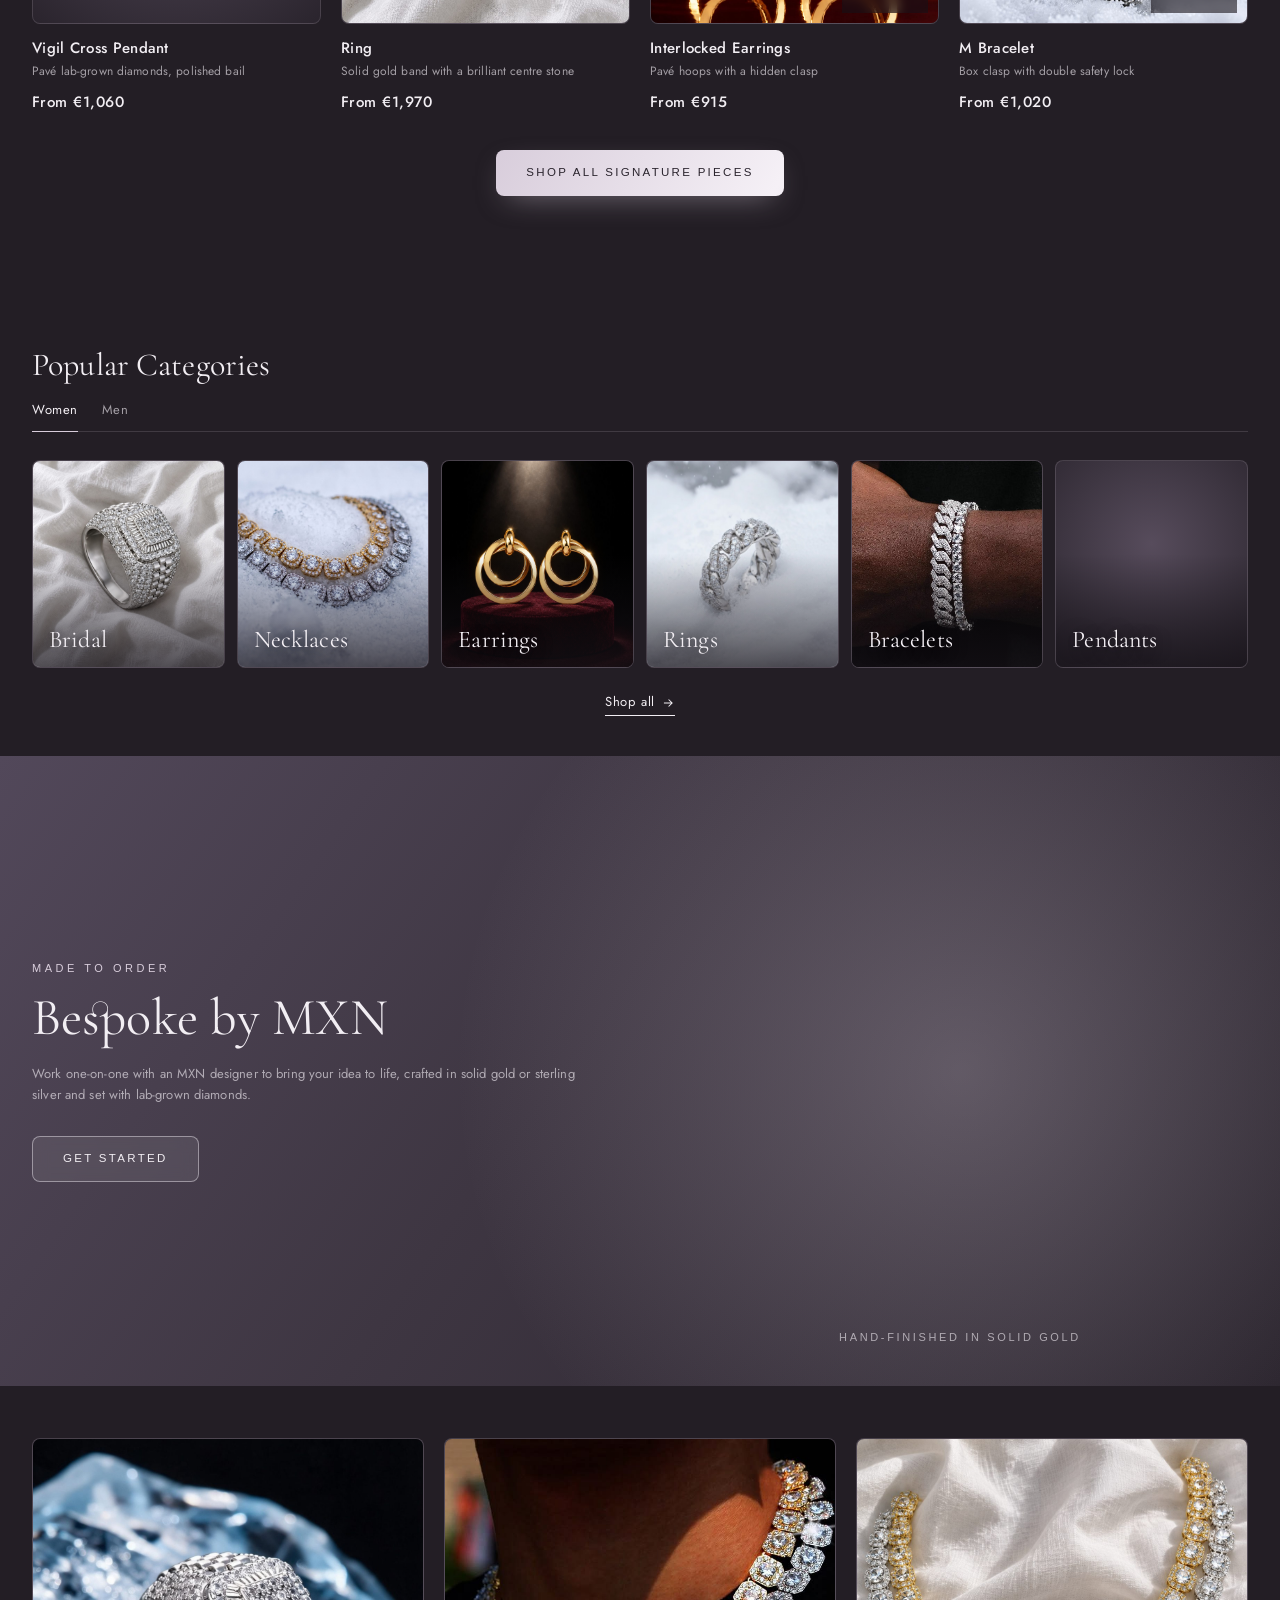
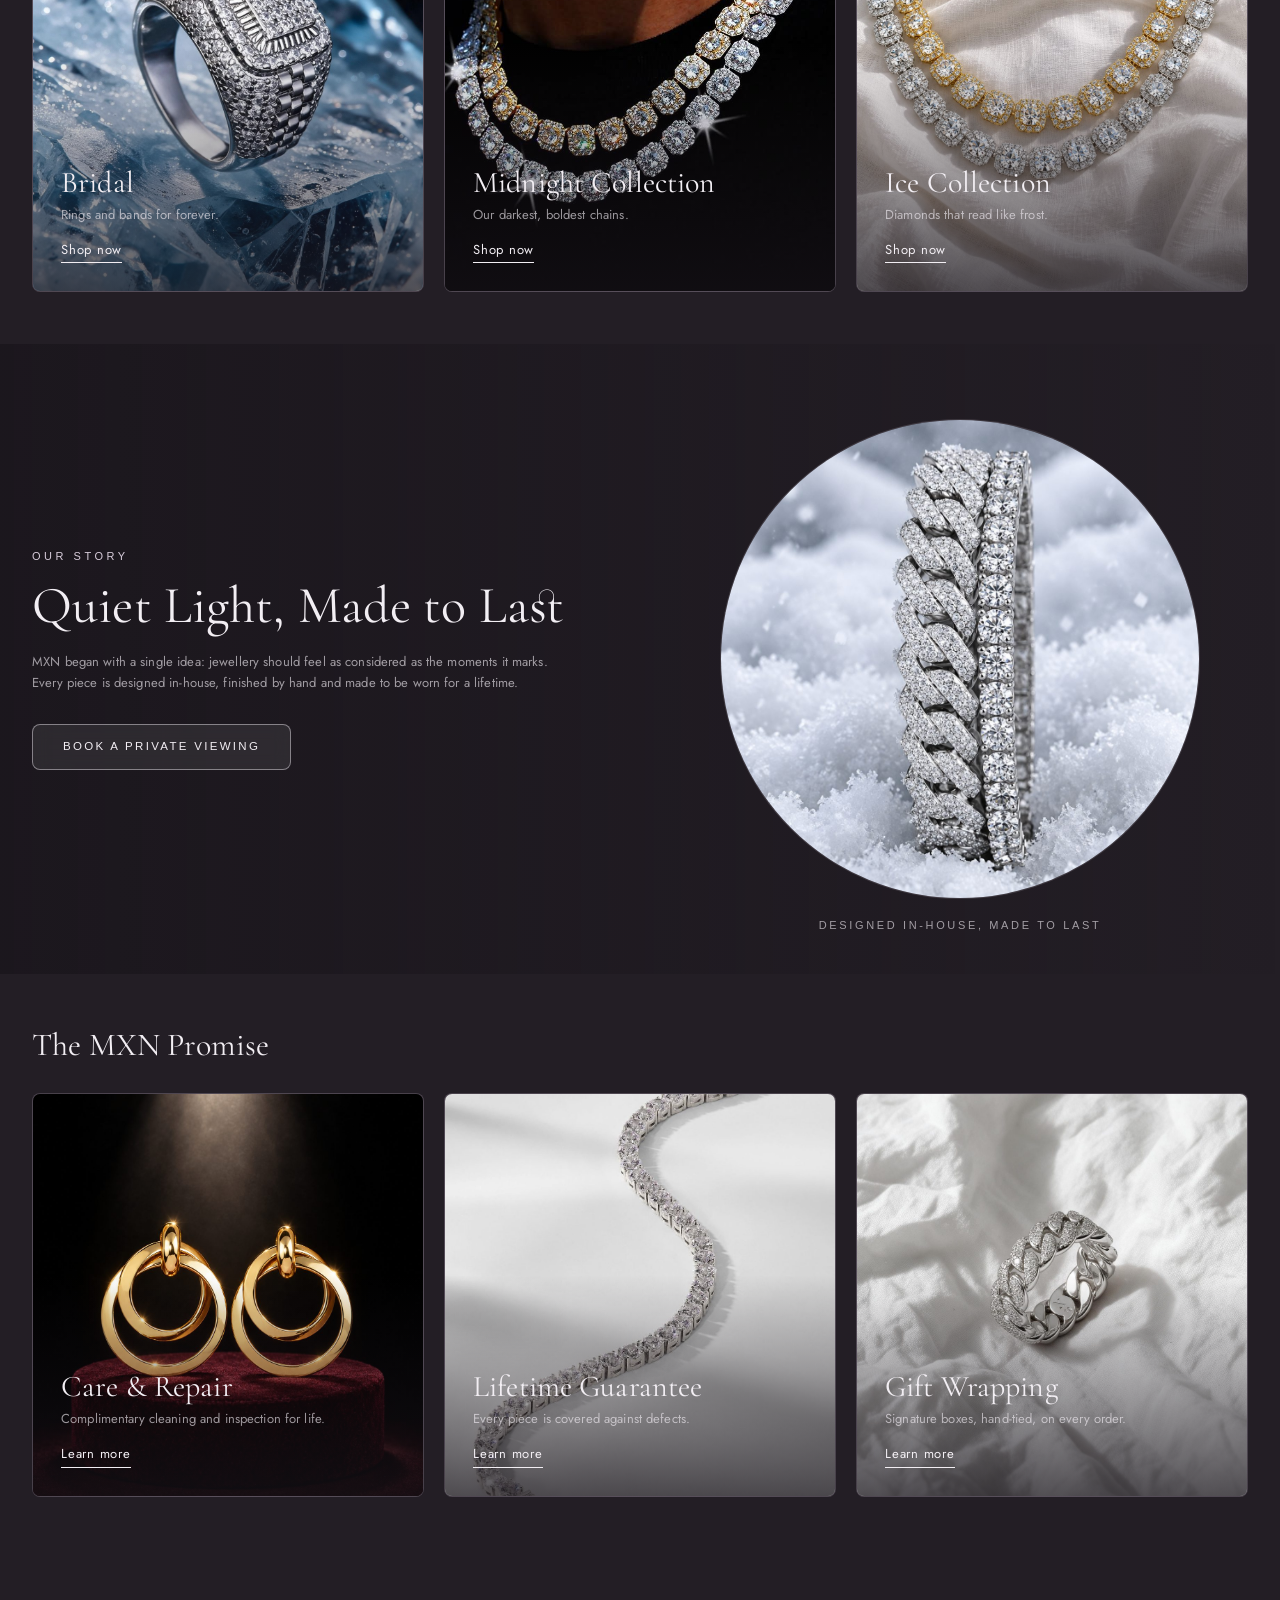
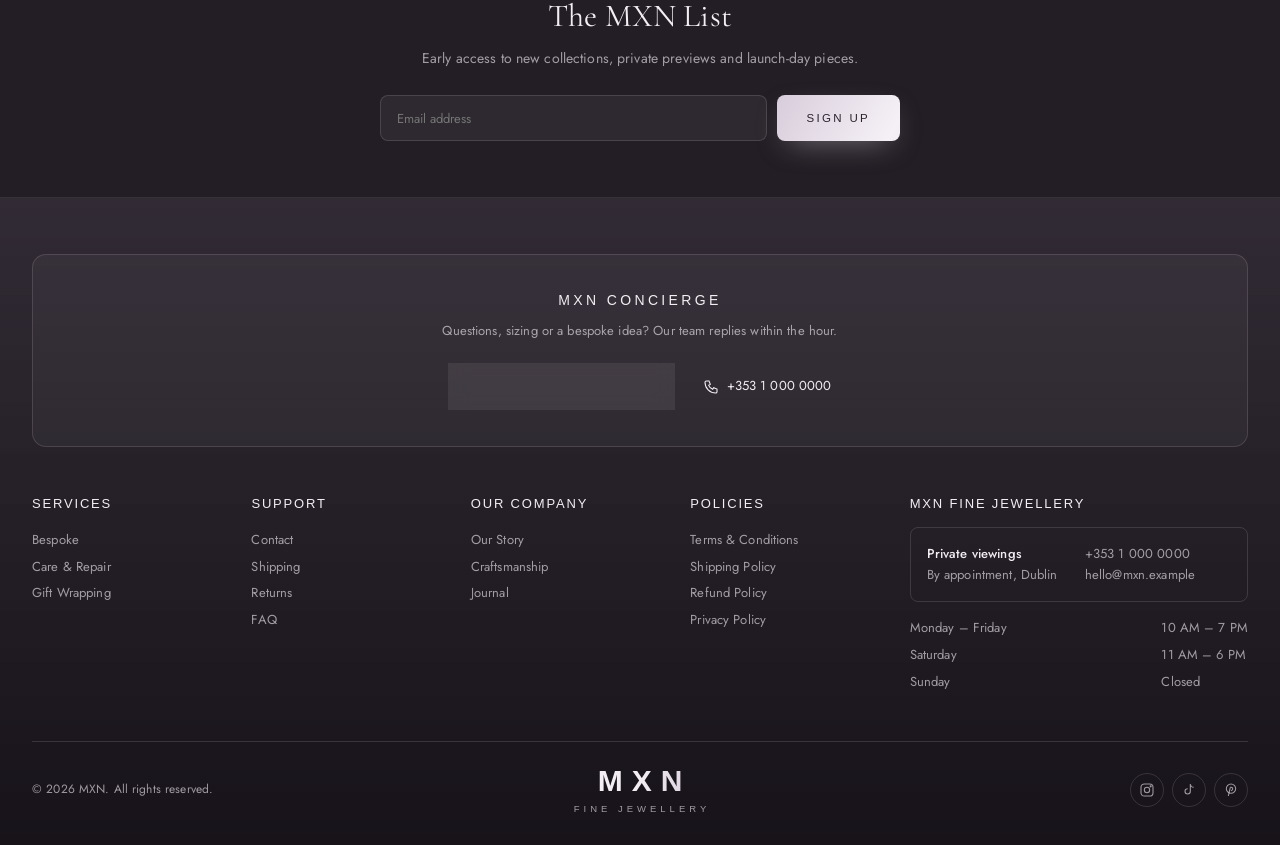
<file: plum.html>
<!doctype html>
<html lang="en" data-theme="plum">
<head><meta name="robots" content="noindex, nofollow">
<meta charset="utf-8">
<meta name="viewport" content="width=device-width, initial-scale=1">
<title>MXN | Fine Jewellery — Smoked Plum</title>
<meta name="description" content="MXN fine jewellery: chains, pendants, rings and earrings in sterling silver, gold and lab-grown diamonds.">
<script>document.documentElement.dataset.theme='plum';try{localStorage.setItem('mxn-theme','plum')}catch(e){}</script>
<link rel="preconnect" href="https://fonts.googleapis.com">
<link rel="preconnect" href="https://fonts.gstatic.com" crossorigin>
<link rel="stylesheet" href="https://fonts.googleapis.com/css2?family=Cormorant+Garamond:ital,wght@0,400;0,500;0,600;1,400;1,500&family=Jost:wght@300;400;500&family=Syncopate:wght@400;700&display=swap">
<link rel="stylesheet" href="assets/styles.css?v=mwm6lv3z">
<link rel="icon" href="data:image/svg+xml,%3Csvg xmlns='http://www.w3.org/2000/svg' viewBox='0 0 32 32'%3E%3Crect width='32' height='32' rx='6' fill='%23332c4d'/%3E%3Ctext x='16' y='22' text-anchor='middle' font-family='serif' font-size='15' fill='%23b8d3db'%3EM%3C/text%3E%3C/svg%3E">
</head>
<body class="page-home">
<section class="cookie" id="cookie" aria-labelledby="cookie-h" hidden>
<h2 id="cookie-h">COOKIE CONSENT</h2>
<p>We use cookies to personalise your experience and understand how the site is used. We won't use them for these purposes unless you accept. Read our <a href="privacy-policy.html">Privacy Policy</a>.</p>
<div class="cookie-actions"><div class="cookie-btns"><button class="btn btn-solid" type="button" data-cookie="accept">Accept</button><button class="btn btn-line" type="button" data-cookie="decline">Decline</button></div>
<button class="link-btn small-caps" type="button" data-open="prefs">MANAGE PREFERENCES</button></div>
</section>
<div class="motion-bg" aria-hidden="true"><span class="orb o1"></span><span class="orb o2"></span><span class="orb o3"></span><span class="orb o4"></span><span class="grain"></span></div>
<a class="skip" href="#main">Skip to content</a>
<header class="site-header over-hero" id="top"><div class="header-inner">
<button class="icon-btn menu-btn" type="button" aria-label="Menu" data-open="mobile-menu"><svg viewBox="0 0 24 24" aria-hidden="true"><path d="M3 7h18M3 12h18M3 17h18"/></svg></button>
<a class="logo" href="home.html" aria-label="MXN home"><span class="logo-word">MXN</span><span class="logo-sub">Fine Jewellery</span></a>
<nav class="main-nav" aria-label="Main">
<ul><li class="has-mega" data-mega="men"><details><summary class="nav-link">Men</summary><div class="mega" id="mega-men" role="region" aria-label="men menu">
<div class="mega-inner">
<div class="mega-col"><h4>Men's Categories</h4><ul><li><a href="mens-chains.html">Chains</a></li><li><a href="mens-pendants.html">Pendants</a></li><li><a href="mens-jewelry.html">Earrings</a></li><li><a href="mens-jewelry.html">Bracelets</a></li><li><a href="mens-jewelry.html">Rings</a></li><li><a href="mens-jewelry.html">Necklaces</a></li></ul></div>
<div class="mega-col"><h4>Collections</h4><ul><li><a href="home.html#favourites">Signature Pieces</a></li><li><a href="mens-jewelry.html">New Arrivals</a></li><li><a href="home.html#bespoke">Bespoke</a></li><li><a href="mens-jewelry.html">Gifts</a></li></ul></div>
<div class="mega-tiles"><a class="mega-tile" href="mens-chains.html"><span class="tile-art"><img class="art-photo" src="photos/chains/cuban-01.jpg" alt="" loading="lazy" decoding="async"></span><span class="tile-label">Silver &amp; Gold Chains</span></a><a class="mega-tile" href="mens-pendants.html"><span class="tile-art"><svg class="art art-empty" viewBox="0 0 400 400" aria-hidden="true" xmlns="http://www.w3.org/2000/svg"></svg></span><span class="tile-label">Pendants</span></a><a class="mega-tile" href="home.html#bespoke"><span class="tile-art"><svg class="art art-empty" viewBox="0 0 400 400" aria-hidden="true" xmlns="http://www.w3.org/2000/svg"></svg></span><span class="tile-label">Bespoke</span></a></div>
</div>
<div class="mega-foot"><a href="mens-jewelry.html">Shop all men's jewellery <svg viewBox="0 0 24 24" aria-hidden="true"><path d="M9 6l6 6-6 6"/></svg></a></div>
</div></details></li><li class="has-mega" data-mega="women"><details><summary class="nav-link">Women</summary><div class="mega" id="mega-women" role="region" aria-label="women menu">
<div class="mega-inner">
<div class="mega-col"><h4>Women's Categories</h4><ul><li><a href="mens-jewelry.html">Necklaces</a></li><li><a href="mens-jewelry.html">Earrings</a></li><li><a href="mens-jewelry.html">Rings</a></li><li><a href="mens-jewelry.html">Bracelets</a></li><li><a href="mens-pendants.html">Pendants</a></li><li><a href="home.html#collections">Bridal</a></li></ul></div>
<div class="mega-col"><h4>Collections</h4><ul><li><a href="home.html#favourites">Signature Pieces</a></li><li><a href="mens-jewelry.html">New Arrivals</a></li><li><a href="home.html#bespoke">Bespoke</a></li><li><a href="mens-jewelry.html">Gifts</a></li></ul></div>
<div class="mega-tiles"><a class="mega-tile" href="mens-jewelry.html"><span class="tile-art"><img class="art-photo" src="photos/necklaces/cuban-necklace-01.jpg" alt="" loading="lazy" decoding="async"></span><span class="tile-label">Tennis Necklaces</span></a><a class="mega-tile" href="mens-jewelry.html"><span class="tile-art"><img class="art-photo" src="photos/earrings/interlocked-earrings-02.jpg" alt="" loading="lazy" decoding="async"></span><span class="tile-label">Earrings</span></a><a class="mega-tile" href="mens-jewelry.html"><span class="tile-art"><img class="art-photo" src="photos/rings/cuban-ring-03.jpg" alt="" loading="lazy" decoding="async"></span><span class="tile-label">Rings</span></a></div>
</div>
<div class="mega-foot"><a href="mens-jewelry.html">Shop all women's jewellery <svg viewBox="0 0 24 24" aria-hidden="true"><path d="M9 6l6 6-6 6"/></svg></a></div>
</div></details></li><li><a class="nav-link" href="home.html#collections">Bridal</a></li><li><a class="nav-link" href="mens-chains.html">Chains</a></li><li><a class="nav-link" href="mens-pendants.html">Pendants</a></li><li><a class="nav-link" href="home.html#bespoke">Bespoke</a></li><li><a class="nav-link" href="home.html#story">About</a></li></ul>
</nav>
<div class="header-tools">
<form class="search" role="search" action="mens-jewelry.html"><span class="search-ic"><svg viewBox="0 0 24 24" aria-hidden="true"><circle cx="11" cy="11" r="7"/><path d="M20 20l-3.5-3.5"/></svg></span><input type="search" name="q" placeholder="Search" aria-label="Search"></form>
<button class="icon-btn search-mobile" type="button" aria-label="Search" data-open="search-drawer"><svg viewBox="0 0 24 24" aria-hidden="true"><circle cx="11" cy="11" r="7"/><path d="M20 20l-3.5-3.5"/></svg></button>
<button class="icon-btn bag-btn" type="button" aria-label="Bag" data-open="bag"><svg viewBox="0 0 24 24" aria-hidden="true"><path d="M5 8h14l-1 13H6z"/><path d="M9 8V6a3 3 0 0 1 6 0v2"/></svg><span class="bag-count" hidden>0</span></button>
</div>
</div></header>
<main id="main">

<section class="hero-outer" aria-label="Featured">
<section class="hero" aria-roledescription="carousel" aria-label="Featured">
<div class="hero-track">
<div class="hero-slide active" role="group" aria-label="Slide 1 of 5">
<div class="hero-scene has-photo"><div class="hero-bg"><img class="hero-fill" src="photos/chains/box-chain-03.jpg" alt="" aria-hidden="true" decoding="async"><img class="art-photo" src="photos/chains/box-chain-03.jpg" alt="" style="object-position:50% 35%" fetchpriority="high" decoding="async"></div></div>
<div class="hero-copy"><p class="eyebrow">Smoked Plum</p><h1 class="hero-title">Crafted for the Night.</h1><p class="hero-sub">Fine jewellery in sterling silver, gold and lab-grown diamonds.</p><a class="btn btn-glass" href="mens-jewelry.html">Discover the collection</a></div>
</div><div class="hero-slide" role="group" aria-label="Slide 2 of 5" aria-hidden="true">
<div class="hero-scene has-photo"><div class="hero-bg"><img class="hero-fill" src="photos/earrings/interlocked-earrings-02.jpg" alt="" aria-hidden="true" decoding="async"><img class="art-photo" src="photos/earrings/interlocked-earrings-02.jpg" alt="" style="object-position:50% 40%" decoding="async"></div></div>
<div class="hero-copy"><p class="eyebrow">Smoked Plum</p><h1 class="hero-title">Light, Held Close.</h1><p class="hero-sub">Gold earrings that catch every room.</p><a class="btn btn-glass" href="mens-jewelry.html">Shop earrings</a></div>
</div><div class="hero-slide" role="group" aria-label="Slide 3 of 5" aria-hidden="true">
<div class="hero-scene has-photo"><div class="hero-bg"><img class="hero-fill" src="photos/necklaces/cuban-necklace-03.jpg" alt="" aria-hidden="true" decoding="async"><img class="art-photo" src="photos/necklaces/cuban-necklace-03.jpg" alt="" style="object-position:50% 50%" decoding="async"></div></div>
<div class="hero-copy"><p class="eyebrow">Smoked Plum</p><h1 class="hero-title">Cut Like Ice.</h1><p class="hero-sub">Lab-grown diamonds, set by hand in silver and gold.</p><a class="btn btn-glass" href="mens-jewelry.html">Shop necklaces</a></div>
</div><div class="hero-slide" role="group" aria-label="Slide 4 of 5" aria-hidden="true">
<div class="hero-scene has-photo"><div class="hero-bg"><img class="hero-fill" src="photos/rings/ring-07.jpg" alt="" aria-hidden="true" decoding="async"><img class="art-photo" src="photos/rings/ring-07.jpg" alt="" style="object-position:50% 55%" decoding="async"></div></div>
<div class="hero-copy"><p class="eyebrow">Smoked Plum</p><h1 class="hero-title">Bespoke by MXN.</h1><p class="hero-sub">Your name, your initials, your idea — made by hand.</p><a class="btn btn-glass" href="home.html#bespoke">Start your design</a></div>
</div><div class="hero-slide" role="group" aria-label="Slide 5 of 5" aria-hidden="true">
<div class="hero-scene has-photo"><div class="hero-bg"><img class="hero-fill" src="photos/bracelets/cuban-bracelet-05.jpg" alt="" aria-hidden="true" decoding="async"><img class="art-photo" src="photos/bracelets/cuban-bracelet-05.jpg" alt="" style="object-position:50% 50%" decoding="async"></div></div>
<div class="hero-copy"><p class="eyebrow">Smoked Plum</p><h1 class="hero-title">Made to Be Stacked.</h1><p class="hero-sub">Cuban links and tennis bracelets that layer beautifully.</p><a class="btn btn-glass" href="mens-jewelry.html">Shop bracelets</a></div>
</div>
</div>
<div class="hero-ctrl"><div class="hero-dots"><button type="button" aria-label="Go to slide 1" class="on" data-slide="0"></button><button type="button" aria-label="Go to slide 2" class="" data-slide="1"></button><button type="button" aria-label="Go to slide 3" class="" data-slide="2"></button><button type="button" aria-label="Go to slide 4" class="" data-slide="3"></button><button type="button" aria-label="Go to slide 5" class="" data-slide="4"></button></div>
<button class="circle-btn" type="button" aria-label="Previous slide" data-hero="prev"><svg viewBox="0 0 24 24" aria-hidden="true"><path d="M19 12H5M11 6l-6 6 6 6"/></svg></button><button class="circle-btn" type="button" aria-label="Next slide" data-hero="next"><svg viewBox="0 0 24 24" aria-hidden="true"><path d="M5 12h14M13 6l6 6-6 6"/></svg></button></div>
</section>
</section>

<section class="sec favourites" id="favourites" aria-labelledby="fav-h">
<div class="sec-head"><h2 id="fav-h" class="reveal">Signature Pieces</h2>
<div class="tabs line" role="tablist"><button role="tab" aria-selected="true" data-tab="fav-best">Best Sellers</button><button role="tab" aria-selected="false" data-tab="fav-new">New Arrivals</button></div></div>
<div class="tab-panel grid products" id="fav-best"><div class="card reveal " data-price="3015" data-metal="gold" data-ready="0" data-new="0" data-id="17">
<a class="card-media" href="#" aria-label="Cuban Necklace">
<span class="card-img a photo"><img src="photos/necklaces/cuban-necklace-01.jpg" alt="Cuban Necklace" loading="lazy" decoding="async"></span><span class="card-img b photo"><img src="photos/necklaces/cuban-necklace-01-hover.jpg" alt="" loading="lazy" decoding="async"></span>
<span class="shine"></span>

</a>
<button class="quick-add" type="button" data-add="Cuban Necklace">Add to bag</button>
<div class="card-body">
<h3 class="card-title"><a href="#">Cuban Necklace</a></h3>
<p class="card-line">Lab-grown diamonds in a four-prong setting</p>
<p class="price">From €3,015</p>
</div>
</div><div class="card reveal " data-price="890" data-metal="silver" data-ready="0" data-new="0" data-id="18">
<a class="card-media" href="#" aria-label="Interlocked Earrings">
<span class="card-img a photo"><img src="photos/earrings/interlocked-earrings-01.jpg" alt="Interlocked Earrings" loading="lazy" decoding="async"></span><span class="card-img b photo"><img src="photos/earrings/interlocked-earrings-01-hover.jpg" alt="" loading="lazy" decoding="async"></span>
<span class="shine"></span>

</a>
<button class="quick-add" type="button" data-add="Interlocked Earrings">Add to bag</button>
<div class="card-body">
<h3 class="card-title"><a href="#">Interlocked Earrings</a></h3>
<p class="card-line">Brilliant-cut stones, screw-back posts</p>
<p class="price">From €890</p>
</div>
</div><div class="card reveal " data-price="845" data-metal="rose" data-ready="1" data-new="1" data-id="19">
<a class="card-media" href="#" aria-label="Bespoke Script Nameplate">
<span class="card-img a"><svg class="art art-empty" viewBox="0 0 400 400" aria-hidden="true" xmlns="http://www.w3.org/2000/svg"></svg></span><span class="card-img b"><svg class="art art-empty" viewBox="0 0 400 400" aria-hidden="true" xmlns="http://www.w3.org/2000/svg"></svg></span>
<span class="shine"></span>
<span class="badge">Made to order</span>
</a>
<button class="quick-add" type="button" data-add="Bespoke Script Nameplate">Add to bag</button>
<div class="card-body">
<h3 class="card-title"><a href="#">Bespoke Script Nameplate</a></h3>
<p class="card-line">Made to order with your name or initials</p>
<p class="price">From €845</p>
</div>
</div><div class="card reveal " data-price="425" data-metal="rose" data-ready="0" data-new="0" data-id="20">
<a class="card-media" href="#" aria-label="Cuban">
<span class="card-img a photo"><img src="photos/chains/cuban-01.jpg" alt="Cuban" loading="lazy" decoding="async"></span><span class="card-img b photo"><img src="photos/chains/cuban-01-hover.jpg" alt="" loading="lazy" decoding="async"></span>
<span class="shine"></span>

</a>
<button class="quick-add" type="button" data-add="Cuban">Add to bag</button>
<div class="card-body">
<h3 class="card-title"><a href="#">Cuban</a></h3>
<p class="card-line">Solid sterling silver or 14k gold, hand-finished</p>
<p class="price">From €425</p>
</div>
</div><div class="card reveal " data-price="1060" data-metal="gold" data-ready="0" data-new="1" data-id="21">
<a class="card-media" href="#" aria-label="Vigil Cross Pendant">
<span class="card-img a"><svg class="art art-empty" viewBox="0 0 400 400" aria-hidden="true" xmlns="http://www.w3.org/2000/svg"></svg></span><span class="card-img b"><svg class="art art-empty" viewBox="0 0 400 400" aria-hidden="true" xmlns="http://www.w3.org/2000/svg"></svg></span>
<span class="shine"></span>

</a>
<button class="quick-add" type="button" data-add="Vigil Cross Pendant">Add to bag</button>
<div class="card-body">
<h3 class="card-title"><a href="#">Vigil Cross Pendant</a></h3>
<p class="card-line">Pavé lab-grown diamonds, polished bail</p>
<p class="price">From €1,060</p>
</div>
</div><div class="card reveal " data-price="1970" data-metal="silver" data-ready="0" data-new="0" data-id="22">
<a class="card-media" href="#" aria-label="Ring">
<span class="card-img a photo"><img src="photos/rings/ring-01.jpg" alt="Ring" loading="lazy" decoding="async"></span><span class="card-img b photo"><img src="photos/rings/ring-01-hover.jpg" alt="" loading="lazy" decoding="async"></span>
<span class="shine"></span>

</a>
<button class="quick-add" type="button" data-add="Ring">Add to bag</button>
<div class="card-body">
<h3 class="card-title"><a href="#">Ring</a></h3>
<p class="card-line">Solid gold band with a brilliant centre stone</p>
<p class="price">From €1,970</p>
</div>
</div><div class="card reveal " data-price="915" data-metal="gold" data-ready="1" data-new="1" data-id="23">
<a class="card-media" href="#" aria-label="Interlocked Earrings">
<span class="card-img a photo"><img src="photos/earrings/interlocked-earrings-02.jpg" alt="Interlocked Earrings" loading="lazy" decoding="async"></span><span class="card-img b photo"><img src="photos/earrings/interlocked-earrings-02-hover.jpg" alt="" loading="lazy" decoding="async"></span>
<span class="shine"></span>
<span class="badge">Ready to ship</span>
</a>
<button class="quick-add" type="button" data-add="Interlocked Earrings">Add to bag</button>
<div class="card-body">
<h3 class="card-title"><a href="#">Interlocked Earrings</a></h3>
<p class="card-line">Pavé hoops with a hidden clasp</p>
<p class="price">From €915</p>
</div>
</div><div class="card reveal " data-price="1020" data-metal="rose" data-ready="1" data-new="0" data-id="24">
<a class="card-media" href="#" aria-label="M Bracelet">
<span class="card-img a photo"><img src="photos/bracelets/m-bracelet-01.jpg" alt="M Bracelet" loading="lazy" decoding="async"></span><span class="card-img b photo"><img src="photos/bracelets/m-bracelet-01-hover.jpg" alt="" loading="lazy" decoding="async"></span>
<span class="shine"></span>
<span class="badge">Ready to ship</span>
</a>
<button class="quick-add" type="button" data-add="M Bracelet">Add to bag</button>
<div class="card-body">
<h3 class="card-title"><a href="#">M Bracelet</a></h3>
<p class="card-line">Box clasp with double safety lock</p>
<p class="price">From €1,020</p>
</div>
</div></div>
<div class="tab-panel grid products" id="fav-new" hidden><div class="card reveal " data-price="865" data-metal="silver" data-ready="1" data-new="0" data-id="25">
<a class="card-media" href="#" aria-label="Vigil Cross Pendant">
<span class="card-img a"><svg class="art art-empty" viewBox="0 0 400 400" aria-hidden="true" xmlns="http://www.w3.org/2000/svg"></svg></span><span class="card-img b"><svg class="art art-empty" viewBox="0 0 400 400" aria-hidden="true" xmlns="http://www.w3.org/2000/svg"></svg></span>
<span class="shine"></span>
<span class="badge">Ready to ship</span>
</a>
<button class="quick-add" type="button" data-add="Vigil Cross Pendant">Add to bag</button>
<div class="card-body">
<h3 class="card-title"><a href="#">Vigil Cross Pendant</a></h3>
<p class="card-line">Pavé lab-grown diamonds, polished bail</p>
<p class="price">From €865</p>
</div>
</div><div class="card reveal " data-price="480" data-metal="rose" data-ready="1" data-new="0" data-id="26">
<a class="card-media" href="#" aria-label="Cuban">
<span class="card-img a photo"><img src="photos/chains/cuban-02.jpg" alt="Cuban" loading="lazy" decoding="async"></span><span class="card-img b photo same"><img src="photos/chains/cuban-02.jpg" alt="" loading="lazy" decoding="async"></span>
<span class="shine"></span>
<span class="badge">Ready to ship</span>
</a>
<button class="quick-add" type="button" data-add="Cuban">Add to bag</button>
<div class="card-body">
<h3 class="card-title"><a href="#">Cuban</a></h3>
<p class="card-line">Solid sterling silver or 14k gold, hand-finished</p>
<p class="price">From €480</p>
</div>
</div><div class="card reveal " data-price="1160" data-metal="rose" data-ready="1" data-new="1" data-id="27">
<a class="card-media" href="#" aria-label="Interlocked Earrings">
<span class="card-img a photo"><img src="photos/earrings/interlocked-earrings-03.jpg" alt="Interlocked Earrings" loading="lazy" decoding="async"></span><span class="card-img b photo same"><img src="photos/earrings/interlocked-earrings-03.jpg" alt="" loading="lazy" decoding="async"></span>
<span class="shine"></span>
<span class="badge">Ready to ship</span>
</a>
<button class="quick-add" type="button" data-add="Interlocked Earrings">Add to bag</button>
<div class="card-body">
<h3 class="card-title"><a href="#">Interlocked Earrings</a></h3>
<p class="card-line">Pavé hoops with a hidden clasp</p>
<p class="price">From €1,160</p>
</div>
</div><div class="card reveal " data-price="2150" data-metal="silver" data-ready="1" data-new="1" data-id="28">
<a class="card-media" href="#" aria-label="Ring">
<span class="card-img a photo"><img src="photos/rings/ring-02.jpg" alt="Ring" loading="lazy" decoding="async"></span><span class="card-img b photo same"><img src="photos/rings/ring-02.jpg" alt="" loading="lazy" decoding="async"></span>
<span class="shine"></span>
<span class="badge">Ready to ship</span>
</a>
<button class="quick-add" type="button" data-add="Ring">Add to bag</button>
<div class="card-body">
<h3 class="card-title"><a href="#">Ring</a></h3>
<p class="card-line">Solid gold band with a brilliant centre stone</p>
<p class="price">From €2,150</p>
</div>
</div><div class="card reveal " data-price="1160" data-metal="gold" data-ready="1" data-new="0" data-id="29">
<a class="card-media" href="#" aria-label="M Bracelet">
<span class="card-img a photo"><img src="photos/bracelets/m-bracelet-02.jpg" alt="M Bracelet" loading="lazy" decoding="async"></span><span class="card-img b photo same"><img src="photos/bracelets/m-bracelet-02.jpg" alt="" loading="lazy" decoding="async"></span>
<span class="shine"></span>
<span class="badge">Ready to ship</span>
</a>
<button class="quick-add" type="button" data-add="M Bracelet">Add to bag</button>
<div class="card-body">
<h3 class="card-title"><a href="#">M Bracelet</a></h3>
<p class="card-line">Box clasp with double safety lock</p>
<p class="price">From €1,160</p>
</div>
</div><div class="card reveal " data-price="690" data-metal="silver" data-ready="0" data-new="0" data-id="30">
<a class="card-media" href="#" aria-label="Queen Bee">
<span class="card-img a photo"><img src="photos/earrings/queen-bee-04.jpg" alt="Queen Bee" loading="lazy" decoding="async"></span><span class="card-img b photo"><img src="photos/earrings/queen-bee-04-hover.jpg" alt="" loading="lazy" decoding="async"></span>
<span class="shine"></span>

</a>
<button class="quick-add" type="button" data-add="Queen Bee">Add to bag</button>
<div class="card-body">
<h3 class="card-title"><a href="#">Queen Bee</a></h3>
<p class="card-line">Brilliant-cut stones, screw-back posts</p>
<p class="price">From €690</p>
</div>
</div><div class="card reveal " data-price="2965" data-metal="gold" data-ready="0" data-new="0" data-id="31">
<a class="card-media" href="#" aria-label="Cuban Necklace">
<span class="card-img a photo"><img src="photos/necklaces/cuban-necklace-02.jpg" alt="Cuban Necklace" loading="lazy" decoding="async"></span><span class="card-img b photo"><img src="photos/necklaces/cuban-necklace-02-hover.jpg" alt="" loading="lazy" decoding="async"></span>
<span class="shine"></span>

</a>
<button class="quick-add" type="button" data-add="Cuban Necklace">Add to bag</button>
<div class="card-body">
<h3 class="card-title"><a href="#">Cuban Necklace</a></h3>
<p class="card-line">Lab-grown diamonds in a four-prong setting</p>
<p class="price">From €2,965</p>
</div>
</div><div class="card reveal " data-price="1205" data-metal="rose" data-ready="1" data-new="0" data-id="32">
<a class="card-media" href="#" aria-label="Vigil Cross Pendant">
<span class="card-img a"><svg class="art art-empty" viewBox="0 0 400 400" aria-hidden="true" xmlns="http://www.w3.org/2000/svg"></svg></span><span class="card-img b"><svg class="art art-empty" viewBox="0 0 400 400" aria-hidden="true" xmlns="http://www.w3.org/2000/svg"></svg></span>
<span class="shine"></span>
<span class="badge">Ready to ship</span>
</a>
<button class="quick-add" type="button" data-add="Vigil Cross Pendant">Add to bag</button>
<div class="card-body">
<h3 class="card-title"><a href="#">Vigil Cross Pendant</a></h3>
<p class="card-line">Pavé lab-grown diamonds, polished bail</p>
<p class="price">From €1,205</p>
</div>
</div></div>
<div class="center"><a class="btn btn-solid" href="mens-jewelry.html">Shop all signature pieces</a></div>
</section>

<section class="sec categories" id="categories" aria-labelledby="cat-h">
<div class="sec-head"><h2 id="cat-h" class="reveal">Popular Categories</h2>
<div class="tabs line" role="tablist"><button role="tab" aria-selected="true" data-tab="cat-women">Women</button><button role="tab" aria-selected="false" data-tab="cat-men">Men</button></div></div>
<div class="tab-panel grid cats" id="cat-women"><a class="cat-tile reveal" href="home.html#collections"><span class="tile-art"><img class="art-photo" src="photos/rings/ring-01.jpg" alt="" loading="lazy" decoding="async"></span><span class="tile-label">Bridal</span></a><a class="cat-tile reveal" href="mens-jewelry.html"><span class="tile-art"><img class="art-photo" src="photos/necklaces/cuban-necklace-02.jpg" alt="" loading="lazy" decoding="async"></span><span class="tile-label">Necklaces</span></a><a class="cat-tile reveal" href="mens-jewelry.html"><span class="tile-art"><img class="art-photo" src="photos/earrings/interlocked-earrings-03.jpg" alt="" loading="lazy" decoding="async"></span><span class="tile-label">Earrings</span></a><a class="cat-tile reveal" href="mens-jewelry.html"><span class="tile-art"><img class="art-photo" src="photos/rings/cuban-ring-04.jpg" alt="" loading="lazy" decoding="async"></span><span class="tile-label">Rings</span></a><a class="cat-tile reveal" href="mens-jewelry.html"><span class="tile-art"><img class="art-photo" src="photos/bracelets/cuban-bracelet-05.jpg" alt="" loading="lazy" decoding="async"></span><span class="tile-label">Bracelets</span></a><a class="cat-tile reveal" href="mens-pendants.html"><span class="tile-art"><svg class="art art-empty" viewBox="0 0 400 400" aria-hidden="true" xmlns="http://www.w3.org/2000/svg"></svg></span><span class="tile-label">Pendants</span></a></div>
<div class="tab-panel grid cats" id="cat-men" hidden><a class="cat-tile reveal" href="mens-chains.html"><span class="tile-art"><img class="art-photo" src="photos/chains/cuban-01.jpg" alt="" loading="lazy" decoding="async"></span><span class="tile-label">Chains</span></a><a class="cat-tile reveal" href="mens-pendants.html"><span class="tile-art"><svg class="art art-empty" viewBox="0 0 400 400" aria-hidden="true" xmlns="http://www.w3.org/2000/svg"></svg></span><span class="tile-label">Pendants</span></a><a class="cat-tile reveal" href="mens-jewelry.html"><span class="tile-art"><img class="art-photo" src="photos/rings/cuban-ring-03.jpg" alt="" loading="lazy" decoding="async"></span><span class="tile-label">Rings</span></a><a class="cat-tile reveal" href="mens-jewelry.html"><span class="tile-art"><img class="art-photo" src="photos/bracelets/tennis-bracelet-04.jpg" alt="" loading="lazy" decoding="async"></span><span class="tile-label">Bracelets</span></a><a class="cat-tile reveal" href="mens-jewelry.html"><span class="tile-art"><img class="art-photo" src="photos/earrings/queen-bee-05.jpg" alt="" loading="lazy" decoding="async"></span><span class="tile-label">Earrings</span></a><a class="cat-tile reveal" href="mens-chains.html"><span class="tile-art"><img class="art-photo" src="photos/necklaces/cuban-necklace-03.jpg" alt="" loading="lazy" decoding="async"></span><span class="tile-label">Tennis Chains</span></a></div>
<div class="center"><a class="text-link" href="mens-jewelry.html">Shop all <svg viewBox="0 0 24 24" aria-hidden="true"><path d="M5 12h14M13 6l6 6-6 6"/></svg></a></div>
</section>

<section class="bespoke" id="bespoke" aria-labelledby="bes-h">
<div class="bespoke-copy reveal"><p class="eyebrow">Made to order</p><h2 id="bes-h">Bespoke by MXN</h2><p>Work one-on-one with an MXN designer to bring your idea to life, crafted in solid gold or sterling silver and set with lab-grown diamonds.</p><a class="btn btn-glass" href="#" data-open="concierge">Get started</a></div>
<div class="bespoke-art" role="img" aria-label="Bespoke nameplate and shield pendant"><p class="art-caption">Hand-finished in solid gold</p><div class="parallax" data-speed="0.12"><svg class="art art-empty" viewBox="0 0 400 400" aria-hidden="true" xmlns="http://www.w3.org/2000/svg"></svg></div><div class="parallax p2" data-speed="-0.08"><svg class="art art-empty" viewBox="0 0 400 400" aria-hidden="true" xmlns="http://www.w3.org/2000/svg"></svg></div></div>
</section>

<section class="sec features" id="collections" aria-label="Collections">
<div class="grid three">
<a class="feature reveal" href="mens-jewelry.html"><span class="tile-art"><img class="art-photo" src="photos/rings/ring-02.jpg" alt="" loading="lazy" decoding="async"></span><span class="feature-copy"><h3>Bridal</h3><small>Rings and bands for forever.</small><span class="text-link">Shop now</span></span></a><a class="feature reveal" href="mens-chains.html"><span class="tile-art"><img class="art-photo" src="photos/chains/box-chain-03.jpg" alt="" loading="lazy" decoding="async"></span><span class="feature-copy"><h3>Midnight Collection</h3><small>Our darkest, boldest chains.</small><span class="text-link">Shop now</span></span></a><a class="feature reveal" href="mens-pendants.html"><span class="tile-art"><img class="art-photo" src="photos/necklaces/cuban-necklace-01.jpg" alt="" loading="lazy" decoding="async"></span><span class="feature-copy"><h3>Ice Collection</h3><small>Diamonds that read like frost.</small><span class="text-link">Shop now</span></span></a>
</div>
</section>

<section class="story" id="story" aria-labelledby="story-h">
<div class="story-copy reveal"><p class="eyebrow">Our Story</p><h2 id="story-h">Quiet Light, Made to Last</h2><p>MXN began with a single idea: jewellery should feel as considered as the moments it marks. Every piece is designed in-house, finished by hand and made to be worn for a lifetime.</p><a class="btn btn-glass" href="#" data-open="concierge">Book a private viewing</a></div>
<div class="story-art" role="img" aria-label="Cuban link bracelet"><p class="art-caption">Designed in-house, made to last</p><div class="story-frame parallax has-photo" data-speed="0.06"><img class="art-photo" src="photos/bracelets/m-bracelet-01.jpg" alt="" loading="lazy" decoding="async"></div></div>
</section>

<section class="sec promise" id="promise" aria-labelledby="pr-h">
<h2 id="pr-h" class="reveal">The MXN Promise</h2>
<div class="grid three">
<a class="feature small reveal" href="#" data-open="concierge"><span class="tile-art"><img class="art-photo" src="photos/earrings/interlocked-earrings-03.jpg" alt="" loading="lazy" decoding="async"></span><span class="feature-copy"><h3>Care &amp; Repair</h3><small>Complimentary cleaning and inspection for life.</small><span class="text-link">Learn more</span></span></a><a class="feature small reveal" href="#" data-open="concierge"><span class="tile-art"><img class="art-photo" src="photos/bracelets/tennis-bracelet-04.jpg" alt="" loading="lazy" decoding="async"></span><span class="feature-copy"><h3>Lifetime Guarantee</h3><small>Every piece is covered against defects.</small><span class="text-link">Learn more</span></span></a><a class="feature small reveal" href="#" data-open="concierge"><span class="tile-art"><img class="art-photo" src="photos/rings/cuban-ring-05.jpg" alt="" loading="lazy" decoding="async"></span><span class="feature-copy"><h3>Gift Wrapping</h3><small>Signature boxes, hand-tied, on every order.</small><span class="text-link">Learn more</span></span></a>
</div>
</section>
<section class="newsletter" aria-labelledby="nl-h"><div class="nl-inner reveal">
<h2 id="nl-h">The MXN List</h2>
<p>Early access to new collections, private previews and launch-day pieces.</p>
<form class="nl-form" data-thanks="You're on the list."><input required type="email" placeholder="Email address" aria-label="Email address"><button class="btn btn-solid" type="submit">Sign up</button></form>
</div></section>
</main>
<footer class="site-footer">
<div class="concierge-strip"><p class="cs-h">MXN Concierge</p><p class="cs-sub">Questions, sizing or a bespoke idea? Our team replies within the hour.</p>
<div class="cs-actions"><button type="button" class="btn btn-glass" data-open="concierge">Chat, Call, or Text</button><a class="cs-phone" href="tel:+35310000000"><svg viewBox="0 0 24 24" aria-hidden="true"><path d="M5 3h4l2 5-2.5 1.5a11 11 0 0 0 6 6L16 13l5 2v4a2 2 0 0 1-2 2A16 16 0 0 1 3 5a2 2 0 0 1 2-2"/></svg><span>+353 1 000 0000</span></a></div></div>
<div class="footer-grid">
<div class="f-links"><div class="f-col"><details open><summary><h2 class="f-h">Services</h2><svg viewBox="0 0 24 24" aria-hidden="true"><path d="M9 6l6 6-6 6"/></svg></summary><ul><li><a href="home.html#bespoke">Bespoke</a></li><li><a href="home.html#promise">Care &amp; Repair</a></li><li><a href="home.html#promise">Gift Wrapping</a></li></ul></details></div><div class="f-col"><details open><summary><h2 class="f-h">Support</h2><svg viewBox="0 0 24 24" aria-hidden="true"><path d="M9 6l6 6-6 6"/></svg></summary><ul><li><a href="#concierge" data-open="concierge">Contact</a></li><li><a href="privacy-policy.html">Shipping</a></li><li><a href="privacy-policy.html">Returns</a></li><li><a href="home.html#promise">FAQ</a></li></ul></details></div><div class="f-col"><details open><summary><h2 class="f-h">Our Company</h2><svg viewBox="0 0 24 24" aria-hidden="true"><path d="M9 6l6 6-6 6"/></svg></summary><ul><li><a href="home.html#story">Our Story</a></li><li><a href="home.html#story">Craftsmanship</a></li><li><a href="home.html#story">Journal</a></li></ul></details></div><div class="f-col"><details open><summary><h2 class="f-h">Policies</h2><svg viewBox="0 0 24 24" aria-hidden="true"><path d="M9 6l6 6-6 6"/></svg></summary><ul><li><a href="privacy-policy.html">Terms &amp; Conditions</a></li><li><a href="privacy-policy.html">Shipping Policy</a></li><li><a href="privacy-policy.html">Refund Policy</a></li><li><a href="privacy-policy.html">Privacy Policy</a></li></ul></details></div></div>
<div class="f-col f-brand"><h2 class="f-h">MXN Fine Jewellery</h2><div class="f-box"><p><b>Private viewings</b><br>By appointment, Dublin</p><p><a href="tel:+35310000000">+353 1 000 0000</a><br><a href="mailto:hello@mxn.example">hello@mxn.example</a></p></div>
<dl class="hours"><dt>Monday – Friday</dt><dd>10 AM – 7 PM</dd><dt>Saturday</dt><dd>11 AM – 6 PM</dd><dt>Sunday</dt><dd>Closed</dd></dl></div>
</div>
<div class="footer-base"><span>© 2026 MXN. All rights reserved.</span><a class="logo big" href="home.html"><span class="logo-word">MXN</span><span class="logo-sub">Fine Jewellery</span></a>
<span class="socials"><a href="#" aria-label="Instagram"><svg viewBox="0 0 24 24" aria-hidden="true"><rect x="3" y="3" width="18" height="18" rx="5"/><circle cx="12" cy="12" r="4"/><circle cx="17.5" cy="6.5" r=".8"/></svg></a><a href="#" aria-label="TikTok"><svg viewBox="0 0 24 24" aria-hidden="true"><path d="M14 3v11a4 4 0 1 1-4-4M14 3c.5 3 2.5 5 5 5"/></svg></a><a href="#" aria-label="Pinterest"><svg viewBox="0 0 24 24" aria-hidden="true"><circle cx="12" cy="10" r="7"/><path d="M11 8l-3 13M11 8c4-1 5 4 1 5"/></svg></a></span></div>
</footer>
<div class="sample-switch" role="group" aria-label="Landing page samples"><span>Sample</span><a href="home.html" class="" data-theme-link="amethyst" title="Amethyst Night">A</a><a href="plum.html" class="on" data-theme-link="plum" title="Smoked Plum">B</a><a href="frost.html" class="" data-theme-link="frost" title="Ice Frost">C</a><a href="motion.html" class="" title="Motion test (Burgundy Night with Motion effects)">M</a></div>

<div class="scrim" data-close></div>
<aside class="drawer drawer-left mobile-menu" id="mobile-menu" aria-label="Menu" role="dialog" aria-modal="true" hidden>
<div class="drawer-head"><h2 class="sr-only">Menu</h2><a class="logo" href="home.html"><span class="logo-word">MXN</span><span class="logo-sub">Fine Jewellery</span></a><button class="icon-btn round" type="button" aria-label="Close" data-close><svg viewBox="0 0 24 24" aria-hidden="true"><path d="M6 6l12 12M18 6L6 18"/></svg></button></div>
<form class="search wide" action="mens-jewelry.html"><span class="search-ic"><svg viewBox="0 0 24 24" aria-hidden="true"><circle cx="11" cy="11" r="7"/><path d="M20 20l-3.5-3.5"/></svg></span><input type="search" name="q" placeholder="What are you looking for?" aria-label="Search"></form>
<ul class="mm-list"><li><details><summary>Men<svg viewBox="0 0 24 24" aria-hidden="true"><path d="M9 6l6 6-6 6"/></svg></summary><ul><li><a href="mens-chains.html">Chains</a></li><li><a href="mens-pendants.html">Pendants</a></li><li><a href="mens-jewelry.html">Earrings</a></li><li><a href="mens-jewelry.html">Bracelets</a></li><li><a href="mens-jewelry.html">Rings</a></li><li><a href="mens-jewelry.html">Necklaces</a></li></ul></details></li><li><details><summary>Women<svg viewBox="0 0 24 24" aria-hidden="true"><path d="M9 6l6 6-6 6"/></svg></summary><ul><li><a href="mens-jewelry.html">Necklaces</a></li><li><a href="mens-jewelry.html">Earrings</a></li><li><a href="mens-jewelry.html">Rings</a></li><li><a href="mens-jewelry.html">Bracelets</a></li><li><a href="mens-pendants.html">Pendants</a></li><li><a href="home.html#collections">Bridal</a></li></ul></details></li><li><a href="home.html#collections">Bridal</a></li><li><a href="mens-chains.html">Chains</a></li><li><a href="mens-pendants.html">Pendants</a></li><li><a href="home.html#bespoke">Bespoke</a></li><li><details><summary>About<svg viewBox="0 0 24 24" aria-hidden="true"><path d="M9 6l6 6-6 6"/></svg></summary><ul><li><a href="home.html#story">Our Story</a></li><li><a href="home.html#promise">The MXN Promise</a></li><li><a href="privacy-policy.html">Privacy Policy</a></li></ul></details></li></ul>
</aside>
<aside class="drawer drawer-right" id="concierge" aria-label="MXN Concierge" role="dialog" aria-modal="true" hidden>
<div class="concierge-hero"><div class="ch-art"><svg class="art art-empty" viewBox="0 0 400 400" aria-hidden="true" xmlns="http://www.w3.org/2000/svg"></svg></div>
<button class="icon-btn round light" type="button" aria-label="Close" data-close><svg viewBox="0 0 24 24" aria-hidden="true"><path d="M6 6l12 12M18 6L6 18"/></svg></button>
<div class="ch-id"><span class="avatar">M</span><div><h3>MXN Concierge</h3><span class="status"><i></i>Replies within the hour</span></div></div></div>
<div class="tabs pill" role="tablist"><button role="tab" aria-selected="true" data-tab="c-msg">Message</button><button role="tab" aria-selected="false" data-tab="c-contact">Contact</button></div>
<div class="tab-panel" id="c-msg"><h3 class="c-done">A member of our sales team will be in touch via text message soon.</h3><p class="bubble">Leave us a message and your MXN stylist will reply by text or email.</p>
<form class="stack-form" data-thanks="Thank you — your stylist will be in touch soon."><input required placeholder="Your name" aria-label="Your name"><input required type="email" placeholder="Email" aria-label="Email"><textarea rows="4" placeholder="How can we help?" aria-label="Message"></textarea><button class="btn btn-solid" type="submit">Send message</button></form></div>
<div class="tab-panel" id="c-contact" hidden><ul class="contact-list"><li><b>Call or text</b><a href="tel:+35310000000">+353 1 000 0000</a></li><li><b>Email</b><a href="mailto:hello@mxn.example">hello@mxn.example</a></li><li><b>Hours</b><span>Mon – Sat, 10am – 7pm</span></li><li><b>Viewings</b><span>Private appointments on request</span></li></ul></div>
</aside>
<aside class="drawer drawer-right" id="search-drawer" aria-label="Search" role="dialog" aria-modal="true" hidden>
<div class="drawer-head"><h3>Search</h3><button class="icon-btn round" type="button" aria-label="Close" data-close><svg viewBox="0 0 24 24" aria-hidden="true"><path d="M6 6l12 12M18 6L6 18"/></svg></button></div>
<form class="search wide" action="mens-jewelry.html"><span class="search-ic"><svg viewBox="0 0 24 24" aria-hidden="true"><circle cx="11" cy="11" r="7"/><path d="M20 20l-3.5-3.5"/></svg></span><input type="search" name="q" placeholder="What are you looking for?" aria-label="Search"></form>
<h3 class="drawer-sub">Trending searches</h3>
<ul class="chips"><li><a href="mens-jewelry.html?q=Tennis%20necklace">Tennis necklace</a></li><li><a href="mens-jewelry.html?q=Cuban%20chain">Cuban chain</a></li><li><a href="mens-jewelry.html?q=Cross%20pendant">Cross pendant</a></li><li><a href="mens-jewelry.html?q=Hoops">Hoops</a></li><li><a href="mens-jewelry.html?q=Signet%20ring">Signet ring</a></li></ul>
<h3 class="drawer-sub">Popular Pieces</h3>
<ul class="mini-list"><li><a href="mens-jewelry.html"><span class="mini-art"><img class="art-photo" src="photos/necklaces/cuban-necklace-01.jpg" alt="" loading="lazy" decoding="async"></span><span>Aurora Tennis Necklace</span></a></li><li><a href="mens-jewelry.html"><span class="mini-art"><img class="art-photo" src="photos/chains/cuban-01.jpg" alt="" loading="lazy" decoding="async"></span><span>Nocturne Rope Chain</span></a></li><li><a href="mens-jewelry.html"><span class="mini-art"><svg class="art art-empty" viewBox="0 0 400 400" aria-hidden="true" xmlns="http://www.w3.org/2000/svg"></svg></span><span>Vigil Cross Pendant</span></a></li></ul>
</aside>
<aside class="drawer drawer-right" id="bag" aria-label="Your bag" role="dialog" aria-modal="true" hidden>
<div class="drawer-head"><h3>Your bag</h3><button class="icon-btn round" type="button" aria-label="Close" data-close><svg viewBox="0 0 24 24" aria-hidden="true"><path d="M6 6l12 12M18 6L6 18"/></svg></button></div>
<ul class="bag-list"></ul><p class="bag-empty muted">Your bag is empty.</p>
<div class="bag-foot" hidden>
<button class="btn btn-glass bag-checkout" type="button" data-checkout>Checkout</button>
<div class="bag-clear-wrap"><button class="bag-clear" type="button" aria-haspopup="dialog" aria-expanded="false" aria-controls="clear-confirm">Clear bag</button>
<div class="confirm-bubble" id="clear-confirm" role="alertdialog" aria-labelledby="clear-confirm-q" hidden><p id="clear-confirm-q">Are you sure you want to clear your bag?</p>
<div class="cb-actions"><button class="btn btn-solid" type="button" data-clear-yes>Yes, clear</button><button class="btn btn-line" type="button" data-clear-no>Cancel</button></div></div></div>
</div>
<a class="btn btn-line bag-continue" href="mens-jewelry.html">Continue shopping</a>
</aside>

<div class="modal" id="prefs" role="dialog" aria-modal="true" aria-label="Cookie and privacy preferences" hidden>
<div class="modal-card">
<div class="modal-head"><h3>Cookie and privacy preferences</h3><button class="icon-btn round" type="button" aria-label="Close" data-close><svg viewBox="0 0 24 24" aria-hidden="true"><path d="M6 6l12 12M18 6L6 18"/></svg></button>
<div class="modal-btns"><button class="btn btn-solid" type="button" data-cookie="accept">Accept all</button><button class="btn btn-line" type="button" data-cookie="decline">Decline all</button><button class="btn btn-line" type="button" data-cookie="save">Save my choices</button></div></div>
<div class="modal-body"><h4>You control your data</h4><p class="muted">Choose which cookies to allow.</p>
<label class="pref"><input type="checkbox" checked disabled name="required"><span><b>Required</b><small>Needed for the site to work, such as keeping items in your bag.</small></span></label><label class="pref"><input type="checkbox" name="personalisation"><span><b>Personalisation</b><small>Remember your choices to tailor your next visit.</small></span></label><label class="pref"><input type="checkbox" name="marketing"><span><b>Marketing</b><small>Help us show you relevant MXN news on other sites.</small></span></label><label class="pref"><input type="checkbox" name="analytics"><span><b>Analytics</b><small>Help us understand how the site is used so we can improve it.</small></span></label>
</div></div></div>
<div class="modal" id="join" role="dialog" aria-modal="true" aria-label="Join the MXN list" hidden>
<div class="modal-card join-card">
<div class="join-art"><img class="art-photo" src="photos/necklaces/cuban-necklace-01.jpg" alt="" loading="lazy" decoding="async"></div>
<div class="join-body"><button class="icon-btn round" type="button" aria-label="Close" data-close><svg viewBox="0 0 24 24" aria-hidden="true"><path d="M6 6l12 12M18 6L6 18"/></svg></button>
<p class="eyebrow">Private preview</p><h3>Join the MXN List</h3><p class="muted">Be first to see the debut collection, with early access on launch day.</p>
<form class="stack-form" data-thanks="Welcome to the MXN List."><input required type="email" placeholder="Enter your email" aria-label="Email"><button class="btn btn-solid" type="submit">Request access</button></form>
<button class="link-btn" type="button" data-close>No thanks</button></div></div></div>
<div class="toast" role="status" aria-live="polite"></div>
<script src="assets/main.js?v=mwm6lv3z" defer></script>
</body>
</html>
</file>
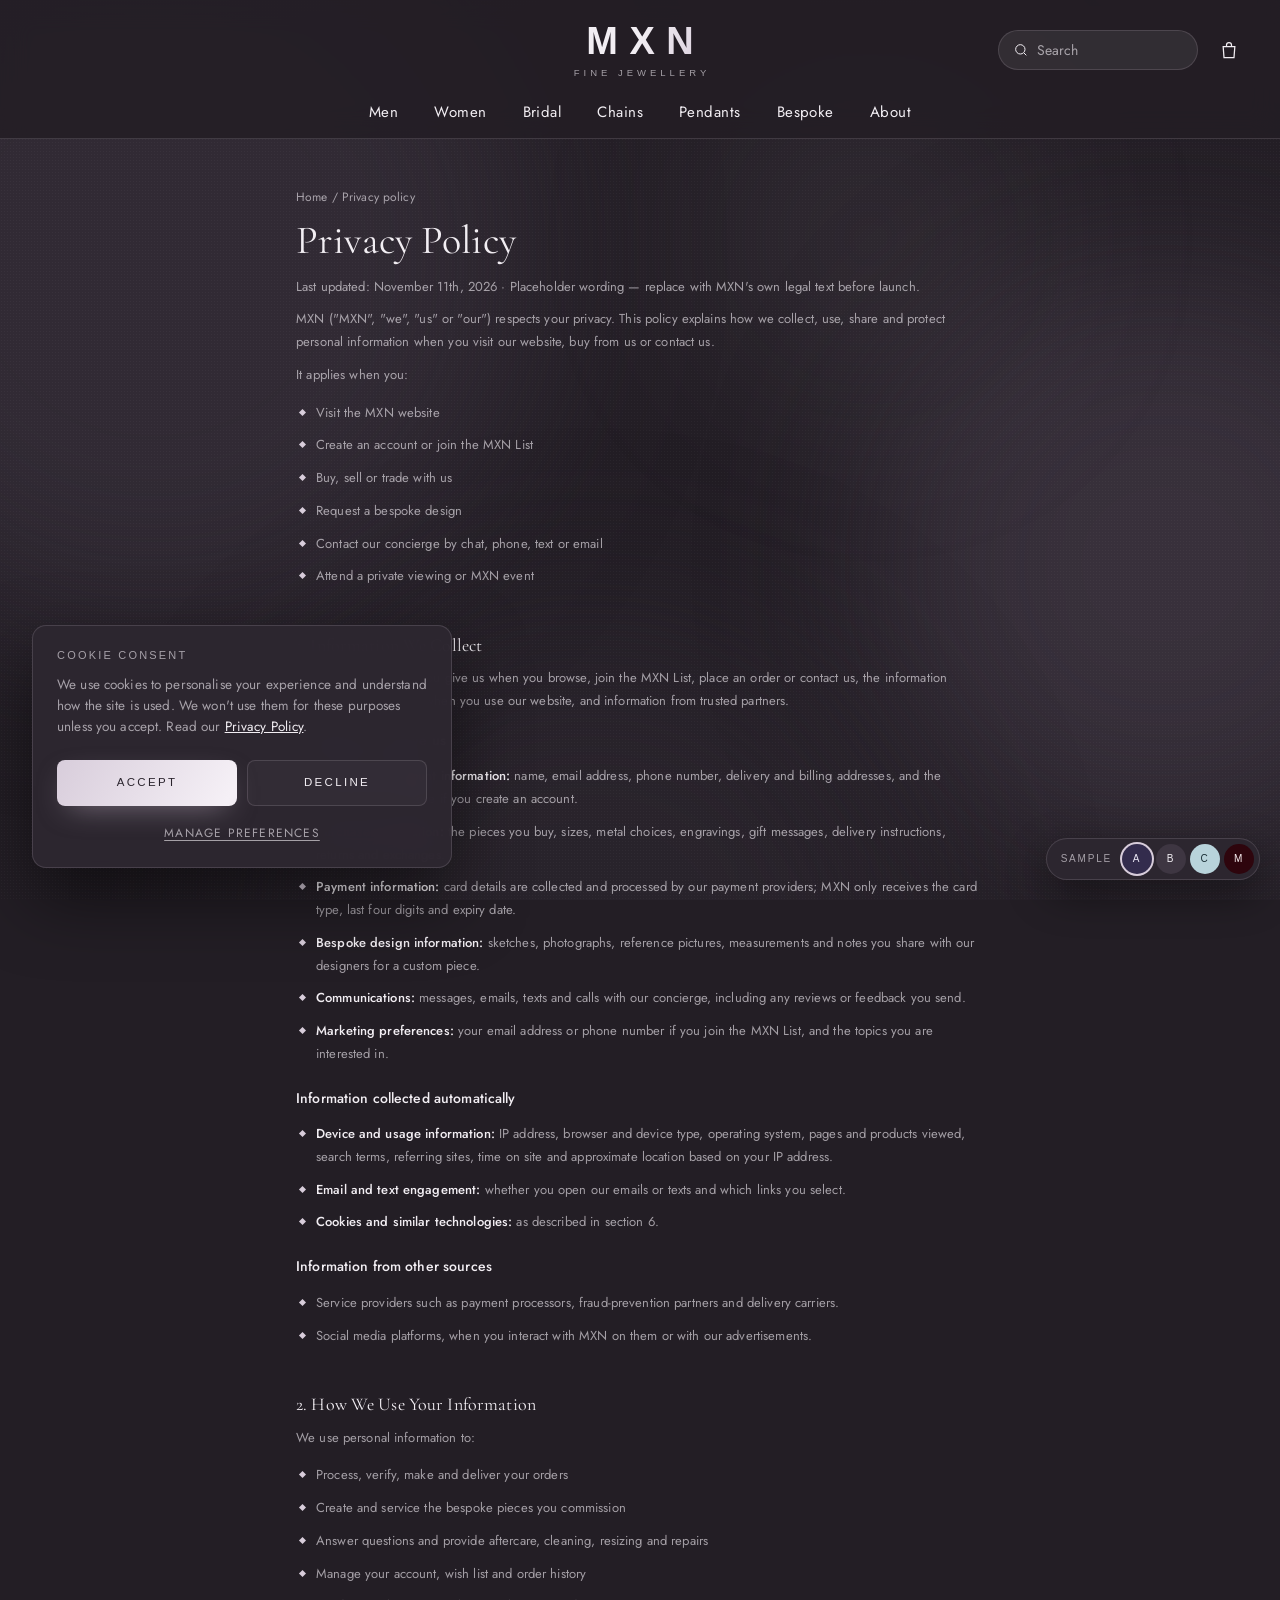
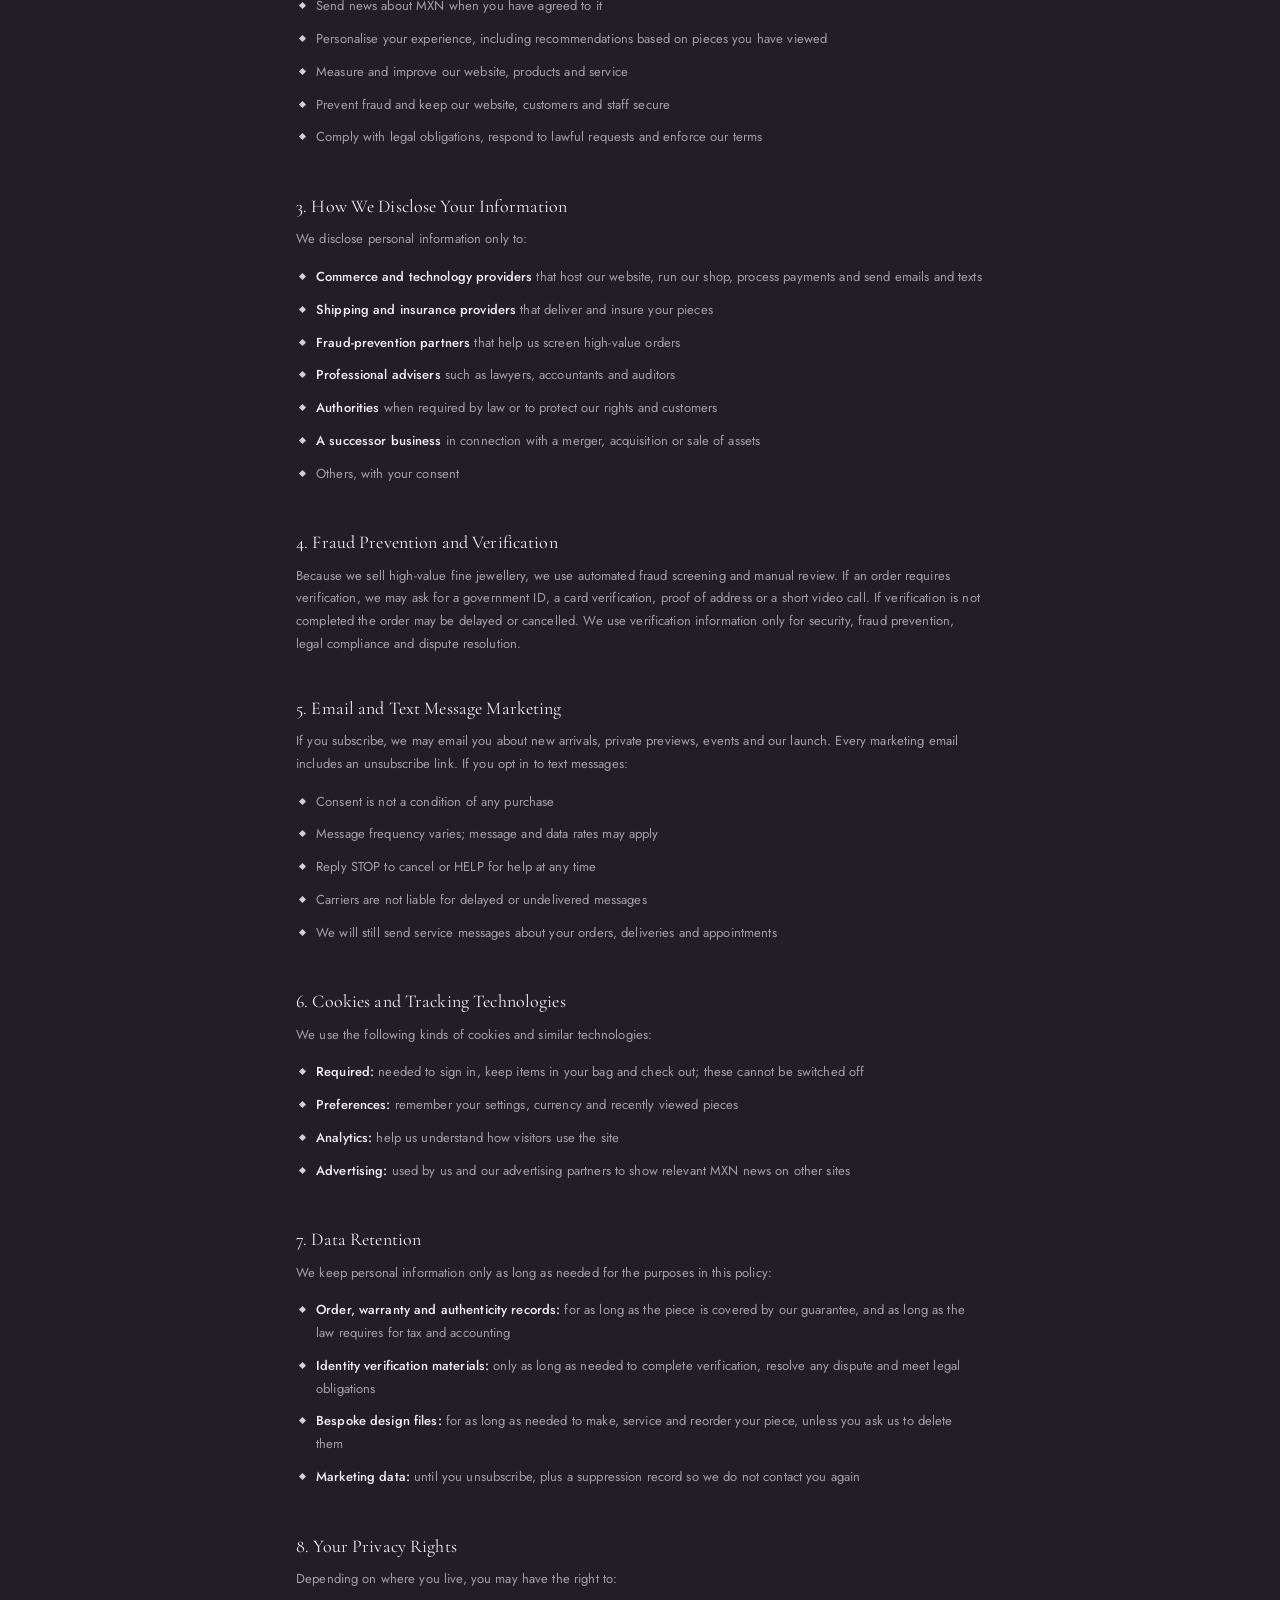
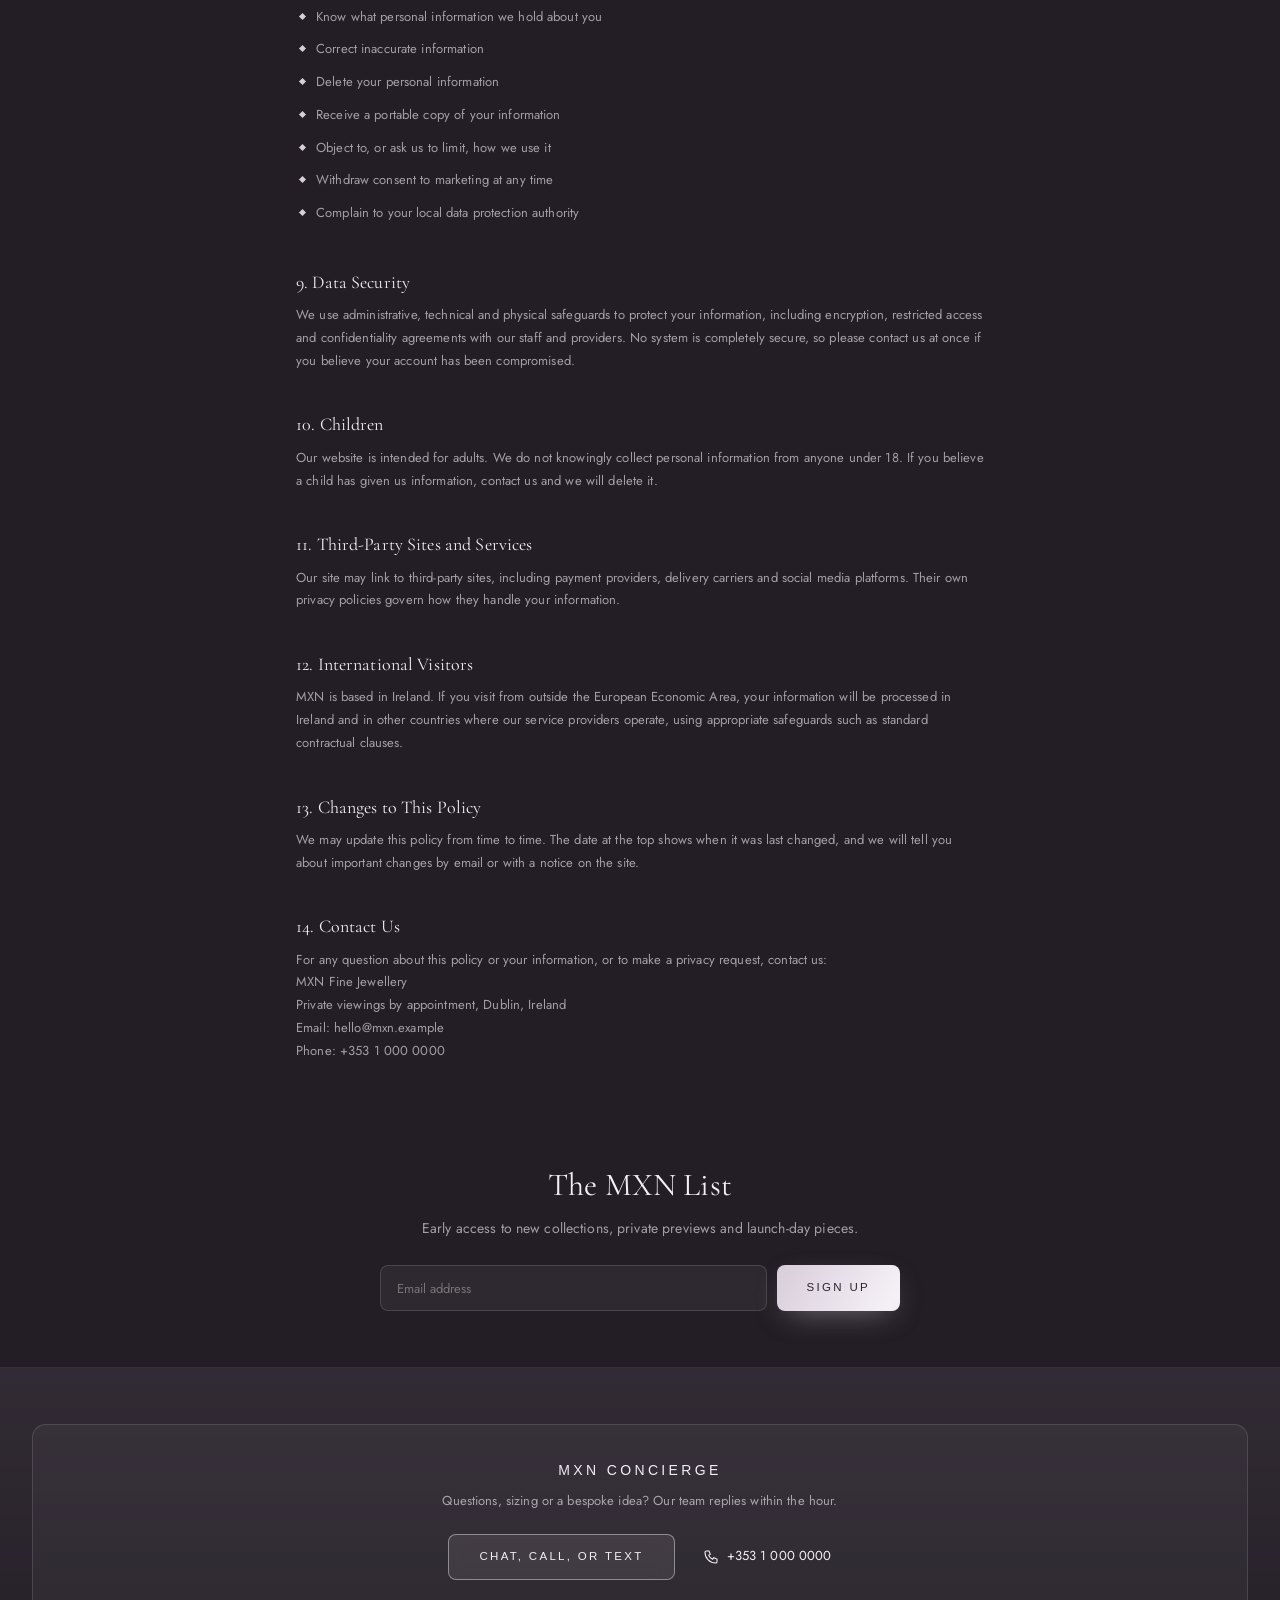
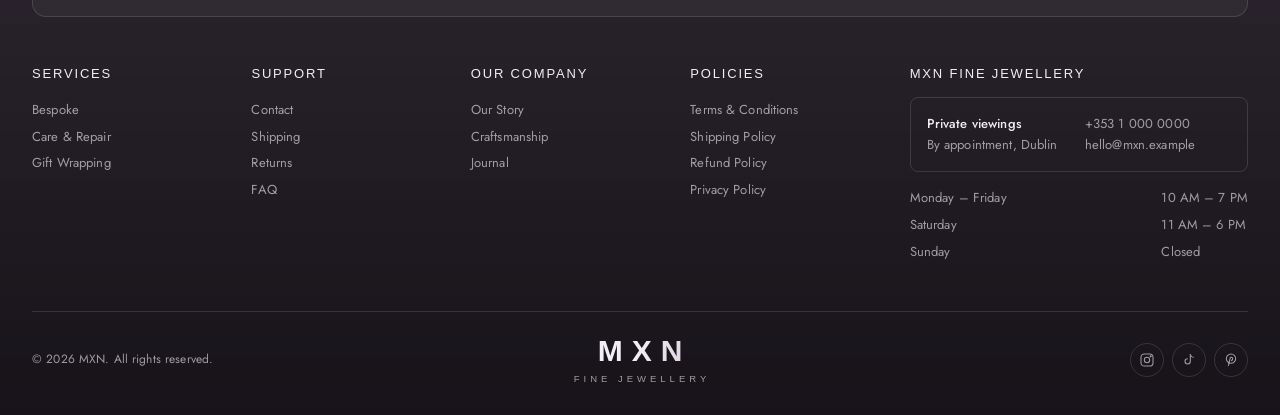
<file: privacy-policy.html>
<!doctype html>
<html lang="en" data-theme="amethyst">
<head><meta name="robots" content="noindex, nofollow">
<meta charset="utf-8">
<meta name="viewport" content="width=device-width, initial-scale=1">
<title>Privacy Policy | MXN</title>
<meta name="description" content="How MXN collects, uses and protects your information.">
<script>try{document.documentElement.dataset.theme=localStorage.getItem('mxn-theme')||'amethyst'}catch(e){document.documentElement.dataset.theme='amethyst'}</script>
<link rel="preconnect" href="https://fonts.googleapis.com">
<link rel="preconnect" href="https://fonts.gstatic.com" crossorigin>
<link rel="stylesheet" href="https://fonts.googleapis.com/css2?family=Cormorant+Garamond:ital,wght@0,400;0,500;0,600;1,400;1,500&family=Jost:wght@300;400;500&family=Syncopate:wght@400;700&display=swap">
<link rel="stylesheet" href="assets/styles.css?v=mwm6lv3z">
<link rel="icon" href="data:image/svg+xml,%3Csvg xmlns='http://www.w3.org/2000/svg' viewBox='0 0 32 32'%3E%3Crect width='32' height='32' rx='6' fill='%23332c4d'/%3E%3Ctext x='16' y='22' text-anchor='middle' font-family='serif' font-size='15' fill='%23b8d3db'%3EM%3C/text%3E%3C/svg%3E">
</head>
<body class="page-policy">
<section class="cookie" id="cookie" aria-labelledby="cookie-h" hidden>
<h2 id="cookie-h">COOKIE CONSENT</h2>
<p>We use cookies to personalise your experience and understand how the site is used. We won't use them for these purposes unless you accept. Read our <a href="privacy-policy.html">Privacy Policy</a>.</p>
<div class="cookie-actions"><div class="cookie-btns"><button class="btn btn-solid" type="button" data-cookie="accept">Accept</button><button class="btn btn-line" type="button" data-cookie="decline">Decline</button></div>
<button class="link-btn small-caps" type="button" data-open="prefs">MANAGE PREFERENCES</button></div>
</section>
<div class="motion-bg" aria-hidden="true"><span class="orb o1"></span><span class="orb o2"></span><span class="orb o3"></span><span class="orb o4"></span><span class="grain"></span></div>
<a class="skip" href="#main">Skip to content</a>
<header class="site-header" id="top"><div class="header-inner">
<button class="icon-btn menu-btn" type="button" aria-label="Menu" data-open="mobile-menu"><svg viewBox="0 0 24 24" aria-hidden="true"><path d="M3 7h18M3 12h18M3 17h18"/></svg></button>
<a class="logo" href="home.html" aria-label="MXN home"><span class="logo-word">MXN</span><span class="logo-sub">Fine Jewellery</span></a>
<nav class="main-nav" aria-label="Main">
<ul><li class="has-mega" data-mega="men"><details><summary class="nav-link">Men</summary><div class="mega" id="mega-men" role="region" aria-label="men menu">
<div class="mega-inner">
<div class="mega-col"><h4>Men's Categories</h4><ul><li><a href="mens-chains.html">Chains</a></li><li><a href="mens-pendants.html">Pendants</a></li><li><a href="mens-jewelry.html">Earrings</a></li><li><a href="mens-jewelry.html">Bracelets</a></li><li><a href="mens-jewelry.html">Rings</a></li><li><a href="mens-jewelry.html">Necklaces</a></li></ul></div>
<div class="mega-col"><h4>Collections</h4><ul><li><a href="home.html#favourites">Signature Pieces</a></li><li><a href="mens-jewelry.html">New Arrivals</a></li><li><a href="home.html#bespoke">Bespoke</a></li><li><a href="mens-jewelry.html">Gifts</a></li></ul></div>
<div class="mega-tiles"><a class="mega-tile" href="mens-chains.html"><span class="tile-art"><img class="art-photo" src="photos/chains/cuban-01.jpg" alt="" loading="lazy" decoding="async"></span><span class="tile-label">Silver &amp; Gold Chains</span></a><a class="mega-tile" href="mens-pendants.html"><span class="tile-art"><svg class="art art-empty" viewBox="0 0 400 400" aria-hidden="true" xmlns="http://www.w3.org/2000/svg"></svg></span><span class="tile-label">Pendants</span></a><a class="mega-tile" href="home.html#bespoke"><span class="tile-art"><svg class="art art-empty" viewBox="0 0 400 400" aria-hidden="true" xmlns="http://www.w3.org/2000/svg"></svg></span><span class="tile-label">Bespoke</span></a></div>
</div>
<div class="mega-foot"><a href="mens-jewelry.html">Shop all men's jewellery <svg viewBox="0 0 24 24" aria-hidden="true"><path d="M9 6l6 6-6 6"/></svg></a></div>
</div></details></li><li class="has-mega" data-mega="women"><details><summary class="nav-link">Women</summary><div class="mega" id="mega-women" role="region" aria-label="women menu">
<div class="mega-inner">
<div class="mega-col"><h4>Women's Categories</h4><ul><li><a href="mens-jewelry.html">Necklaces</a></li><li><a href="mens-jewelry.html">Earrings</a></li><li><a href="mens-jewelry.html">Rings</a></li><li><a href="mens-jewelry.html">Bracelets</a></li><li><a href="mens-pendants.html">Pendants</a></li><li><a href="home.html#collections">Bridal</a></li></ul></div>
<div class="mega-col"><h4>Collections</h4><ul><li><a href="home.html#favourites">Signature Pieces</a></li><li><a href="mens-jewelry.html">New Arrivals</a></li><li><a href="home.html#bespoke">Bespoke</a></li><li><a href="mens-jewelry.html">Gifts</a></li></ul></div>
<div class="mega-tiles"><a class="mega-tile" href="mens-jewelry.html"><span class="tile-art"><img class="art-photo" src="photos/necklaces/cuban-necklace-01.jpg" alt="" loading="lazy" decoding="async"></span><span class="tile-label">Tennis Necklaces</span></a><a class="mega-tile" href="mens-jewelry.html"><span class="tile-art"><img class="art-photo" src="photos/earrings/interlocked-earrings-02.jpg" alt="" loading="lazy" decoding="async"></span><span class="tile-label">Earrings</span></a><a class="mega-tile" href="mens-jewelry.html"><span class="tile-art"><img class="art-photo" src="photos/rings/cuban-ring-03.jpg" alt="" loading="lazy" decoding="async"></span><span class="tile-label">Rings</span></a></div>
</div>
<div class="mega-foot"><a href="mens-jewelry.html">Shop all women's jewellery <svg viewBox="0 0 24 24" aria-hidden="true"><path d="M9 6l6 6-6 6"/></svg></a></div>
</div></details></li><li><a class="nav-link" href="home.html#collections">Bridal</a></li><li><a class="nav-link" href="mens-chains.html">Chains</a></li><li><a class="nav-link" href="mens-pendants.html">Pendants</a></li><li><a class="nav-link" href="home.html#bespoke">Bespoke</a></li><li><a class="nav-link" href="home.html#story">About</a></li></ul>
</nav>
<div class="header-tools">
<form class="search" role="search" action="mens-jewelry.html"><span class="search-ic"><svg viewBox="0 0 24 24" aria-hidden="true"><circle cx="11" cy="11" r="7"/><path d="M20 20l-3.5-3.5"/></svg></span><input type="search" name="q" placeholder="Search" aria-label="Search"></form>
<button class="icon-btn search-mobile" type="button" aria-label="Search" data-open="search-drawer"><svg viewBox="0 0 24 24" aria-hidden="true"><circle cx="11" cy="11" r="7"/><path d="M20 20l-3.5-3.5"/></svg></button>
<button class="icon-btn bag-btn" type="button" aria-label="Bag" data-open="bag"><svg viewBox="0 0 24 24" aria-hidden="true"><path d="M5 8h14l-1 13H6z"/><path d="M9 8V6a3 3 0 0 1 6 0v2"/></svg><span class="bag-count" hidden>0</span></button>
</div>
</div></header>
<main id="main">
<article class="policy">
<p class="crumb"><a href="home.html">Home</a> / Privacy policy</p>
<h1>Privacy Policy</h1>
<p class="updated">Last updated: November 11th, 2026 · Placeholder wording — replace with MXN's own legal text before launch.</p>
<p>MXN ("MXN", "we", "us" or "our") respects your privacy. This policy explains how we collect, use, share and protect personal information when you visit our website, buy from us or contact us.</p>
<p>It applies when you:</p>
<ul><li>Visit the MXN website</li><li>Create an account or join the MXN List</li><li>Buy, sell or trade with us</li><li>Request a bespoke design</li><li>Contact our concierge by chat, phone, text or email</li><li>Attend a private viewing or MXN event</li></ul>
<section class="reveal"><h3>1. Information We Collect</h3><p>We collect the details you give us when you browse, join the MXN List, place an order or contact us, the information collected automatically when you use our website, and information from trusted partners.</p><h4>Information you give us</h4><ul><li><b>Contact and account information:</b> name, email address, phone number, delivery and billing addresses, and the password you choose if you create an account.</li><li><b>Purchase information:</b> the pieces you buy, sizes, metal choices, engravings, gift messages, delivery instructions, returns and exchanges.</li><li><b>Payment information:</b> card details are collected and processed by our payment providers; MXN only receives the card type, last four digits and expiry date.</li><li><b>Bespoke design information:</b> sketches, photographs, reference pictures, measurements and notes you share with our designers for a custom piece.</li><li><b>Communications:</b> messages, emails, texts and calls with our concierge, including any reviews or feedback you send.</li><li><b>Marketing preferences:</b> your email address or phone number if you join the MXN List, and the topics you are interested in.</li></ul><h4>Information collected automatically</h4><ul><li><b>Device and usage information:</b> IP address, browser and device type, operating system, pages and products viewed, search terms, referring sites, time on site and approximate location based on your IP address.</li><li><b>Email and text engagement:</b> whether you open our emails or texts and which links you select.</li><li><b>Cookies and similar technologies:</b> as described in section 6.</li></ul><h4>Information from other sources</h4><ul><li>Service providers such as payment processors, fraud-prevention partners and delivery carriers.</li><li>Social media platforms, when you interact with MXN on them or with our advertisements.</li></ul></section><section class="reveal"><h3>2. How We Use Your Information</h3><p>We use personal information to:</p><ul><li>Process, verify, make and deliver your orders</li><li>Create and service the bespoke pieces you commission</li><li>Answer questions and provide aftercare, cleaning, resizing and repairs</li><li>Manage your account, wish list and order history</li><li>Send news about MXN when you have agreed to it</li><li>Personalise your experience, including recommendations based on pieces you have viewed</li><li>Measure and improve our website, products and service</li><li>Prevent fraud and keep our website, customers and staff secure</li><li>Comply with legal obligations, respond to lawful requests and enforce our terms</li></ul></section><section class="reveal"><h3>3. How We Disclose Your Information</h3><p>We disclose personal information only to:</p><ul><li><b>Commerce and technology providers</b> that host our website, run our shop, process payments and send emails and texts</li><li><b>Shipping and insurance providers</b> that deliver and insure your pieces</li><li><b>Fraud-prevention partners</b> that help us screen high-value orders</li><li><b>Professional advisers</b> such as lawyers, accountants and auditors</li><li><b>Authorities</b> when required by law or to protect our rights and customers</li><li><b>A successor business</b> in connection with a merger, acquisition or sale of assets</li><li>Others, with your consent</li></ul></section><section class="reveal"><h3>4. Fraud Prevention and Verification</h3><p>Because we sell high-value fine jewellery, we use automated fraud screening and manual review. If an order requires verification, we may ask for a government ID, a card verification, proof of address or a short video call. If verification is not completed the order may be delayed or cancelled. We use verification information only for security, fraud prevention, legal compliance and dispute resolution.</p></section><section class="reveal"><h3>5. Email and Text Message Marketing</h3><p>If you subscribe, we may email you about new arrivals, private previews, events and our launch. Every marketing email includes an unsubscribe link. If you opt in to text messages:</p><ul><li>Consent is not a condition of any purchase</li><li>Message frequency varies; message and data rates may apply</li><li>Reply STOP to cancel or HELP for help at any time</li><li>Carriers are not liable for delayed or undelivered messages</li><li>We will still send service messages about your orders, deliveries and appointments</li></ul></section><section class="reveal"><h3>6. Cookies and Tracking Technologies</h3><p>We use the following kinds of cookies and similar technologies:</p><ul><li><b>Required:</b> needed to sign in, keep items in your bag and check out; these cannot be switched off</li><li><b>Preferences:</b> remember your settings, currency and recently viewed pieces</li><li><b>Analytics:</b> help us understand how visitors use the site</li><li><b>Advertising:</b> used by us and our advertising partners to show relevant MXN news on other sites</li></ul></section><section class="reveal"><h3>7. Data Retention</h3><p>We keep personal information only as long as needed for the purposes in this policy:</p><ul><li><b>Order, warranty and authenticity records:</b> for as long as the piece is covered by our guarantee, and as long as the law requires for tax and accounting</li><li><b>Identity verification materials:</b> only as long as needed to complete verification, resolve any dispute and meet legal obligations</li><li><b>Bespoke design files:</b> for as long as needed to make, service and reorder your piece, unless you ask us to delete them</li><li><b>Marketing data:</b> until you unsubscribe, plus a suppression record so we do not contact you again</li></ul></section><section class="reveal"><h3>8. Your Privacy Rights</h3><p>Depending on where you live, you may have the right to:</p><ul><li>Know what personal information we hold about you</li><li>Correct inaccurate information</li><li>Delete your personal information</li><li>Receive a portable copy of your information</li><li>Object to, or ask us to limit, how we use it</li><li>Withdraw consent to marketing at any time</li><li>Complain to your local data protection authority</li></ul></section><section class="reveal"><h3>9. Data Security</h3><p>We use administrative, technical and physical safeguards to protect your information, including encryption, restricted access and confidentiality agreements with our staff and providers. No system is completely secure, so please contact us at once if you believe your account has been compromised.</p></section><section class="reveal"><h3>10. Children</h3><p>Our website is intended for adults. We do not knowingly collect personal information from anyone under 18. If you believe a child has given us information, contact us and we will delete it.</p></section>
<section class="reveal"><h3>11. Third-Party Sites and Services</h3><p>Our site may link to third-party sites, including payment providers, delivery carriers and social media platforms. Their own privacy policies govern how they handle your information.</p></section><section class="reveal"><h3>12. International Visitors</h3><p>MXN is based in Ireland. If you visit from outside the European Economic Area, your information will be processed in Ireland and in other countries where our service providers operate, using appropriate safeguards such as standard contractual clauses.</p></section><section class="reveal"><h3>13. Changes to This Policy</h3><p>We may update this policy from time to time. The date at the top shows when it was last changed, and we will tell you about important changes by email or with a notice on the site.</p></section>
<section class="reveal"><h3>14. Contact Us</h3><p>For any question about this policy or your information, or to make a privacy request, contact us:</p><p>MXN Fine Jewellery<br>Private viewings by appointment, Dublin, Ireland<br>Email: hello@mxn.example<br>Phone: +353 1 000 0000</p></section>
</article>
<section class="newsletter" aria-labelledby="nl-h"><div class="nl-inner reveal">
<h2 id="nl-h">The MXN List</h2>
<p>Early access to new collections, private previews and launch-day pieces.</p>
<form class="nl-form" data-thanks="You're on the list."><input required type="email" placeholder="Email address" aria-label="Email address"><button class="btn btn-solid" type="submit">Sign up</button></form>
</div></section>
</main>
<footer class="site-footer">
<div class="concierge-strip"><p class="cs-h">MXN Concierge</p><p class="cs-sub">Questions, sizing or a bespoke idea? Our team replies within the hour.</p>
<div class="cs-actions"><button type="button" class="btn btn-glass" data-open="concierge">Chat, Call, or Text</button><a class="cs-phone" href="tel:+35310000000"><svg viewBox="0 0 24 24" aria-hidden="true"><path d="M5 3h4l2 5-2.5 1.5a11 11 0 0 0 6 6L16 13l5 2v4a2 2 0 0 1-2 2A16 16 0 0 1 3 5a2 2 0 0 1 2-2"/></svg><span>+353 1 000 0000</span></a></div></div>
<div class="footer-grid">
<div class="f-links"><div class="f-col"><details open><summary><h2 class="f-h">Services</h2><svg viewBox="0 0 24 24" aria-hidden="true"><path d="M9 6l6 6-6 6"/></svg></summary><ul><li><a href="home.html#bespoke">Bespoke</a></li><li><a href="home.html#promise">Care &amp; Repair</a></li><li><a href="home.html#promise">Gift Wrapping</a></li></ul></details></div><div class="f-col"><details open><summary><h2 class="f-h">Support</h2><svg viewBox="0 0 24 24" aria-hidden="true"><path d="M9 6l6 6-6 6"/></svg></summary><ul><li><a href="#concierge" data-open="concierge">Contact</a></li><li><a href="privacy-policy.html">Shipping</a></li><li><a href="privacy-policy.html">Returns</a></li><li><a href="home.html#promise">FAQ</a></li></ul></details></div><div class="f-col"><details open><summary><h2 class="f-h">Our Company</h2><svg viewBox="0 0 24 24" aria-hidden="true"><path d="M9 6l6 6-6 6"/></svg></summary><ul><li><a href="home.html#story">Our Story</a></li><li><a href="home.html#story">Craftsmanship</a></li><li><a href="home.html#story">Journal</a></li></ul></details></div><div class="f-col"><details open><summary><h2 class="f-h">Policies</h2><svg viewBox="0 0 24 24" aria-hidden="true"><path d="M9 6l6 6-6 6"/></svg></summary><ul><li><a href="privacy-policy.html">Terms &amp; Conditions</a></li><li><a href="privacy-policy.html">Shipping Policy</a></li><li><a href="privacy-policy.html">Refund Policy</a></li><li><a href="privacy-policy.html">Privacy Policy</a></li></ul></details></div></div>
<div class="f-col f-brand"><h2 class="f-h">MXN Fine Jewellery</h2><div class="f-box"><p><b>Private viewings</b><br>By appointment, Dublin</p><p><a href="tel:+35310000000">+353 1 000 0000</a><br><a href="mailto:hello@mxn.example">hello@mxn.example</a></p></div>
<dl class="hours"><dt>Monday – Friday</dt><dd>10 AM – 7 PM</dd><dt>Saturday</dt><dd>11 AM – 6 PM</dd><dt>Sunday</dt><dd>Closed</dd></dl></div>
</div>
<div class="footer-base"><span>© 2026 MXN. All rights reserved.</span><a class="logo big" href="home.html"><span class="logo-word">MXN</span><span class="logo-sub">Fine Jewellery</span></a>
<span class="socials"><a href="#" aria-label="Instagram"><svg viewBox="0 0 24 24" aria-hidden="true"><rect x="3" y="3" width="18" height="18" rx="5"/><circle cx="12" cy="12" r="4"/><circle cx="17.5" cy="6.5" r=".8"/></svg></a><a href="#" aria-label="TikTok"><svg viewBox="0 0 24 24" aria-hidden="true"><path d="M14 3v11a4 4 0 1 1-4-4M14 3c.5 3 2.5 5 5 5"/></svg></a><a href="#" aria-label="Pinterest"><svg viewBox="0 0 24 24" aria-hidden="true"><circle cx="12" cy="10" r="7"/><path d="M11 8l-3 13M11 8c4-1 5 4 1 5"/></svg></a></span></div>
</footer>
<div class="sample-switch" role="group" aria-label="Landing page samples"><span>Sample</span><a href="home.html" class="on" data-theme-link="amethyst" title="Amethyst Night">A</a><a href="plum.html" class="" data-theme-link="plum" title="Smoked Plum">B</a><a href="frost.html" class="" data-theme-link="frost" title="Ice Frost">C</a><a href="motion.html" class="" title="Motion test (Burgundy Night with Motion effects)">M</a></div>

<div class="scrim" data-close></div>
<aside class="drawer drawer-left mobile-menu" id="mobile-menu" aria-label="Menu" role="dialog" aria-modal="true" hidden>
<div class="drawer-head"><h2 class="sr-only">Menu</h2><a class="logo" href="home.html"><span class="logo-word">MXN</span><span class="logo-sub">Fine Jewellery</span></a><button class="icon-btn round" type="button" aria-label="Close" data-close><svg viewBox="0 0 24 24" aria-hidden="true"><path d="M6 6l12 12M18 6L6 18"/></svg></button></div>
<form class="search wide" action="mens-jewelry.html"><span class="search-ic"><svg viewBox="0 0 24 24" aria-hidden="true"><circle cx="11" cy="11" r="7"/><path d="M20 20l-3.5-3.5"/></svg></span><input type="search" name="q" placeholder="What are you looking for?" aria-label="Search"></form>
<ul class="mm-list"><li><details><summary>Men<svg viewBox="0 0 24 24" aria-hidden="true"><path d="M9 6l6 6-6 6"/></svg></summary><ul><li><a href="mens-chains.html">Chains</a></li><li><a href="mens-pendants.html">Pendants</a></li><li><a href="mens-jewelry.html">Earrings</a></li><li><a href="mens-jewelry.html">Bracelets</a></li><li><a href="mens-jewelry.html">Rings</a></li><li><a href="mens-jewelry.html">Necklaces</a></li></ul></details></li><li><details><summary>Women<svg viewBox="0 0 24 24" aria-hidden="true"><path d="M9 6l6 6-6 6"/></svg></summary><ul><li><a href="mens-jewelry.html">Necklaces</a></li><li><a href="mens-jewelry.html">Earrings</a></li><li><a href="mens-jewelry.html">Rings</a></li><li><a href="mens-jewelry.html">Bracelets</a></li><li><a href="mens-pendants.html">Pendants</a></li><li><a href="home.html#collections">Bridal</a></li></ul></details></li><li><a href="home.html#collections">Bridal</a></li><li><a href="mens-chains.html">Chains</a></li><li><a href="mens-pendants.html">Pendants</a></li><li><a href="home.html#bespoke">Bespoke</a></li><li><details><summary>About<svg viewBox="0 0 24 24" aria-hidden="true"><path d="M9 6l6 6-6 6"/></svg></summary><ul><li><a href="home.html#story">Our Story</a></li><li><a href="home.html#promise">The MXN Promise</a></li><li><a href="privacy-policy.html">Privacy Policy</a></li></ul></details></li></ul>
</aside>
<aside class="drawer drawer-right" id="concierge" aria-label="MXN Concierge" role="dialog" aria-modal="true" hidden>
<div class="concierge-hero"><div class="ch-art"><svg class="art art-empty" viewBox="0 0 400 400" aria-hidden="true" xmlns="http://www.w3.org/2000/svg"></svg></div>
<button class="icon-btn round light" type="button" aria-label="Close" data-close><svg viewBox="0 0 24 24" aria-hidden="true"><path d="M6 6l12 12M18 6L6 18"/></svg></button>
<div class="ch-id"><span class="avatar">M</span><div><h3>MXN Concierge</h3><span class="status"><i></i>Replies within the hour</span></div></div></div>
<div class="tabs pill" role="tablist"><button role="tab" aria-selected="true" data-tab="c-msg">Message</button><button role="tab" aria-selected="false" data-tab="c-contact">Contact</button></div>
<div class="tab-panel" id="c-msg"><h3 class="c-done">A member of our sales team will be in touch via text message soon.</h3><p class="bubble">Leave us a message and your MXN stylist will reply by text or email.</p>
<form class="stack-form" data-thanks="Thank you — your stylist will be in touch soon."><input required placeholder="Your name" aria-label="Your name"><input required type="email" placeholder="Email" aria-label="Email"><textarea rows="4" placeholder="How can we help?" aria-label="Message"></textarea><button class="btn btn-solid" type="submit">Send message</button></form></div>
<div class="tab-panel" id="c-contact" hidden><ul class="contact-list"><li><b>Call or text</b><a href="tel:+35310000000">+353 1 000 0000</a></li><li><b>Email</b><a href="mailto:hello@mxn.example">hello@mxn.example</a></li><li><b>Hours</b><span>Mon – Sat, 10am – 7pm</span></li><li><b>Viewings</b><span>Private appointments on request</span></li></ul></div>
</aside>
<aside class="drawer drawer-right" id="search-drawer" aria-label="Search" role="dialog" aria-modal="true" hidden>
<div class="drawer-head"><h3>Search</h3><button class="icon-btn round" type="button" aria-label="Close" data-close><svg viewBox="0 0 24 24" aria-hidden="true"><path d="M6 6l12 12M18 6L6 18"/></svg></button></div>
<form class="search wide" action="mens-jewelry.html"><span class="search-ic"><svg viewBox="0 0 24 24" aria-hidden="true"><circle cx="11" cy="11" r="7"/><path d="M20 20l-3.5-3.5"/></svg></span><input type="search" name="q" placeholder="What are you looking for?" aria-label="Search"></form>
<h3 class="drawer-sub">Trending searches</h3>
<ul class="chips"><li><a href="mens-jewelry.html?q=Tennis%20necklace">Tennis necklace</a></li><li><a href="mens-jewelry.html?q=Cuban%20chain">Cuban chain</a></li><li><a href="mens-jewelry.html?q=Cross%20pendant">Cross pendant</a></li><li><a href="mens-jewelry.html?q=Hoops">Hoops</a></li><li><a href="mens-jewelry.html?q=Signet%20ring">Signet ring</a></li></ul>
<h3 class="drawer-sub">Popular Pieces</h3>
<ul class="mini-list"><li><a href="mens-jewelry.html"><span class="mini-art"><img class="art-photo" src="photos/necklaces/cuban-necklace-01.jpg" alt="" loading="lazy" decoding="async"></span><span>Aurora Tennis Necklace</span></a></li><li><a href="mens-jewelry.html"><span class="mini-art"><img class="art-photo" src="photos/chains/cuban-01.jpg" alt="" loading="lazy" decoding="async"></span><span>Nocturne Rope Chain</span></a></li><li><a href="mens-jewelry.html"><span class="mini-art"><svg class="art art-empty" viewBox="0 0 400 400" aria-hidden="true" xmlns="http://www.w3.org/2000/svg"></svg></span><span>Vigil Cross Pendant</span></a></li></ul>
</aside>
<aside class="drawer drawer-right" id="bag" aria-label="Your bag" role="dialog" aria-modal="true" hidden>
<div class="drawer-head"><h3>Your bag</h3><button class="icon-btn round" type="button" aria-label="Close" data-close><svg viewBox="0 0 24 24" aria-hidden="true"><path d="M6 6l12 12M18 6L6 18"/></svg></button></div>
<ul class="bag-list"></ul><p class="bag-empty muted">Your bag is empty.</p>
<div class="bag-foot" hidden>
<button class="btn btn-glass bag-checkout" type="button" data-checkout>Checkout</button>
<div class="bag-clear-wrap"><button class="bag-clear" type="button" aria-haspopup="dialog" aria-expanded="false" aria-controls="clear-confirm">Clear bag</button>
<div class="confirm-bubble" id="clear-confirm" role="alertdialog" aria-labelledby="clear-confirm-q" hidden><p id="clear-confirm-q">Are you sure you want to clear your bag?</p>
<div class="cb-actions"><button class="btn btn-solid" type="button" data-clear-yes>Yes, clear</button><button class="btn btn-line" type="button" data-clear-no>Cancel</button></div></div></div>
</div>
<a class="btn btn-line bag-continue" href="mens-jewelry.html">Continue shopping</a>
</aside>

<div class="modal" id="prefs" role="dialog" aria-modal="true" aria-label="Cookie and privacy preferences" hidden>
<div class="modal-card">
<div class="modal-head"><h3>Cookie and privacy preferences</h3><button class="icon-btn round" type="button" aria-label="Close" data-close><svg viewBox="0 0 24 24" aria-hidden="true"><path d="M6 6l12 12M18 6L6 18"/></svg></button>
<div class="modal-btns"><button class="btn btn-solid" type="button" data-cookie="accept">Accept all</button><button class="btn btn-line" type="button" data-cookie="decline">Decline all</button><button class="btn btn-line" type="button" data-cookie="save">Save my choices</button></div></div>
<div class="modal-body"><h4>You control your data</h4><p class="muted">Choose which cookies to allow.</p>
<label class="pref"><input type="checkbox" checked disabled name="required"><span><b>Required</b><small>Needed for the site to work, such as keeping items in your bag.</small></span></label><label class="pref"><input type="checkbox" name="personalisation"><span><b>Personalisation</b><small>Remember your choices to tailor your next visit.</small></span></label><label class="pref"><input type="checkbox" name="marketing"><span><b>Marketing</b><small>Help us show you relevant MXN news on other sites.</small></span></label><label class="pref"><input type="checkbox" name="analytics"><span><b>Analytics</b><small>Help us understand how the site is used so we can improve it.</small></span></label>
</div></div></div>
<div class="modal" id="join" role="dialog" aria-modal="true" aria-label="Join the MXN list" hidden>
<div class="modal-card join-card">
<div class="join-art"><img class="art-photo" src="photos/necklaces/cuban-necklace-01.jpg" alt="" loading="lazy" decoding="async"></div>
<div class="join-body"><button class="icon-btn round" type="button" aria-label="Close" data-close><svg viewBox="0 0 24 24" aria-hidden="true"><path d="M6 6l12 12M18 6L6 18"/></svg></button>
<p class="eyebrow">Private preview</p><h3>Join the MXN List</h3><p class="muted">Be first to see the debut collection, with early access on launch day.</p>
<form class="stack-form" data-thanks="Welcome to the MXN List."><input required type="email" placeholder="Enter your email" aria-label="Email"><button class="btn btn-solid" type="submit">Request access</button></form>
<button class="link-btn" type="button" data-close>No thanks</button></div></div></div>
<div class="toast" role="status" aria-live="polite"></div>
<script src="assets/main.js?v=mwm6lv3z" defer></script>
</body>
</html>
</file>
<file: assets/styles.css>
/* ===== MXN — dark luxury theme =====
   Brand fonts: STROUD (sans), Melosta (geometric display), Garside (ligature serif).
   They are licensed fonts: drop the files into app/fonts (Stroud.woff2, Melosta.otf, Garside.ttf...)
   and the build adds them automatically; until then installed copies or the free look-alikes are used. */
@font-face { font-family: 'Stroud'; src: local('Stroud'), local('STROUD'); font-display: swap; }
@font-face { font-family: 'Melosta'; src: local('Melosta'); font-display: swap; }
@font-face { font-family: 'Garside'; src: local('Garside'); font-display: swap; }

:root {
  --c1: #332c4d;
  --c2: #3e3642;
  --ice: #b8d3db;
  --f-sans: 'Stroud', 'Jost', 'Century Gothic', sans-serif;
  --f-display: 'Melosta', 'Syncopate', 'Century Gothic', sans-serif;
  --f-serif: 'Garside', 'Cormorant Garamond', 'Didot', serif;
  --radius: 8px;
  --radius-lg: 14px;
  --pill: 999px;
  --pad: 32px;
  --hh: 96px;
  --ease: cubic-bezier(.2, .7, .2, 1);
  --sy: 0;
}

/* ---- the three landing samples: each one is built from a single base colour ----
   A = #332c4d, B = #3e3642, C = #b8d3db. Backgrounds, panels, tiles, glows and accents are all
   lighter or darker shades of that one colour (metal colours of the jewellery itself aside). */
html[data-theme='amethyst'] {
  --base-rgb: 51, 44, 77;
  --bg: #1d1930;
  --bg2: #29233f;
  --text: #ece9f6;
  --text-rgb: 236, 233, 246;
  --muted: rgba(236, 233, 246, .62);
  --accent: #c9c2e8;
  --accent-rgb: 201, 194, 232;
  --glow-rgb: 201, 194, 232;
  --shade-rgb: 17, 14, 30;
  --hi-rgb: 255, 255, 255;
  --line: rgba(201, 194, 232, .17);
  --header-bg: rgba(29, 25, 48, .86);
  --panel-bg: rgba(37, 31, 58, .97);
  --surface: linear-gradient(160deg, #3b3359, #2a2440);
  --tile: radial-gradient(circle at 50% 40%, #4a4172 0%, #332c4d 55%, #241f38 100%);
  --hero: linear-gradient(125deg, #453c69 0%, #332c4d 45%, #221d36 100%);
  --o1: #332c4d; --o2: #4d4475; --o3: #29233f; --o4: rgba(201, 194, 232, .28);
  --btn-bg: linear-gradient(120deg, #c9c2e8, #efecfa 50%, #c9c2e8);
  --btn-text: #241f38;
}
html[data-theme='plum'] {
  --base-rgb: 62, 54, 66;
  --bg: #231e25;
  --bg2: #2f2932;
  --text: #f2eef3;
  --text-rgb: 242, 238, 243;
  --muted: rgba(242, 238, 243, .62);
  --accent: #d8cddb;
  --accent-rgb: 216, 205, 219;
  --glow-rgb: 216, 205, 219;
  --shade-rgb: 22, 18, 24;
  --hi-rgb: 255, 255, 255;
  --line: rgba(216, 205, 219, .16);
  --header-bg: rgba(35, 30, 37, .86);
  --panel-bg: rgba(45, 39, 48, .97);
  --surface: linear-gradient(160deg, #4a414f, #2f2932);
  --tile: radial-gradient(circle at 50% 40%, #574c5c 0%, #3e3642 55%, #2a242d 100%);
  --hero: linear-gradient(125deg, #52485a 0%, #3e3642 45%, #28222b 100%);
  --o1: #3e3642; --o2: #574c5c; --o3: #2f2932; --o4: rgba(216, 205, 219, .24);
  --btn-bg: linear-gradient(120deg, #d8cddb, #f5f0f6 50%, #d8cddb);
  --btn-text: #2a242d;
}
html[data-theme='frost'] {
  --base-rgb: 184, 211, 219;
  --bg: #b8d3db;
  --bg2: #cde1e7;
  --text: #1c3138;
  --text-rgb: 28, 49, 56;
  --muted: rgba(28, 49, 56, .7);
  --accent: #3b6470;
  --accent-rgb: 59, 100, 112;
  --glow-rgb: 255, 255, 255;
  --shade-rgb: 214, 232, 238;
  --hi-rgb: 255, 255, 255;
  --line: rgba(59, 100, 112, .22);
  --header-bg: rgba(196, 220, 227, .88);
  --panel-bg: rgba(210, 229, 235, .97);
  --surface: linear-gradient(160deg, #d8e8ed, #a9c8d1);
  --tile: radial-gradient(circle at 50% 40%, #e8f2f5 0%, #c3dbe2 50%, #9dbfc9 100%);
  --hero: linear-gradient(125deg, #dcebef 0%, #b8d3db 45%, #93b6c0 100%);
  --o1: #e4f0f3; --o2: #a3c4ce; --o3: #cfe2e8; --o4: rgba(255, 255, 255, .6);
  --btn-bg: linear-gradient(120deg, #2c4c56, #4a7682 50%, #2c4c56);
  --btn-text: #eef6f8;
}

/* M (Motion test) = burgundy, built from #2e050d */
html[data-theme='burgundy'] {
  --base-rgb: 46, 5, 13;
  --bg: #1f0309;
  --bg2: #2e050d;
  --text: #f7edef;
  --text-rgb: 247, 237, 239;
  --muted: rgba(247, 237, 239, .64);
  --accent: #e9c4cc;
  --accent-rgb: 233, 196, 204;
  --glow-rgb: 214, 110, 132;
  --shade-rgb: 20, 2, 6;
  --hi-rgb: 255, 255, 255;
  --line: rgba(233, 196, 204, .17);
  --header-bg: rgba(31, 3, 9, .86);
  --panel-bg: rgba(44, 6, 14, .97);
  --surface: linear-gradient(160deg, #4d0d1b, #2e050d);
  --tile: radial-gradient(circle at 50% 40%, #5e1324 0%, #2e050d 55%, #1a0207 100%);
  --hero: linear-gradient(125deg, #5e1324 0%, #2e050d 45%, #160105 100%);
  --o1: #2e050d; --o2: #6e1729; --o3: #420a16; --o4: rgba(233, 196, 204, .24);
  --btn-bg: linear-gradient(120deg, #e9c4cc, #fbf1f3 50%, #e9c4cc);
  --btn-text: #2e050d;
}

/* ---- base ---- */
*, *::before, *::after { box-sizing: border-box; }
html { -webkit-text-size-adjust: 100%; scroll-behavior: smooth; }
body {
  margin: 0; min-width: 320px; overflow-x: hidden;
  background: var(--bg); color: var(--text);
  font: 400 15px/1.6 var(--f-sans); letter-spacing: .01em;
  -webkit-font-smoothing: antialiased;
}
img, svg { display: block; max-width: 100%; }
a { color: inherit; text-decoration: none; }
button, input, select, textarea { font: inherit; color: inherit; }
button { cursor: pointer; background: none; border: 0; padding: 0; }
h1, h2, h3, h4 { margin: 0; font-weight: 400; }
p { margin: 0; }
ul { list-style: none; margin: 0; padding: 0; }
[hidden] { display: none !important; }
.skip { position: absolute; left: -9999px; }
.skip:focus { left: 16px; top: 16px; z-index: 999; background: var(--accent); color: #111; padding: 8px 14px; border-radius: var(--radius); }
:focus-visible { outline: 1px solid var(--accent); outline-offset: 3px; }
.muted { color: var(--muted); }
.center { display: flex; justify-content: center; margin-top: 40px; }
.eyebrow { font: 400 11px/1.4 var(--f-display); letter-spacing: .32em; text-transform: uppercase; color: var(--accent); margin-bottom: 14px; }

/* ---- moving background (follows the scroll) ---- */
.motion-bg { position: fixed; inset: 0; z-index: -1; overflow: hidden; pointer-events: none; background: var(--bg); }
.orb { position: absolute; border-radius: 50%; filter: blur(90px); opacity: .55; will-change: transform; }
.o1 { width: 60vw; height: 60vw; left: -18vw; top: -10vw; background: var(--o1); transform: translate3d(0, calc(var(--sy) * -220px), 0) rotate(calc(var(--sy) * 90deg)); animation: drift1 26s ease-in-out infinite alternate; }
.o2 { width: 46vw; height: 46vw; right: -14vw; top: 30vh; background: var(--o2); opacity: .4; transform: translate3d(calc(var(--sy) * -160px), calc(var(--sy) * 260px), 0); animation: drift2 32s ease-in-out infinite alternate; }
.o3 { width: 52vw; height: 52vw; left: 20vw; bottom: -30vw; background: var(--o3); transform: translate3d(calc(var(--sy) * 200px), calc(var(--sy) * -300px), 0); animation: drift1 38s ease-in-out infinite alternate-reverse; }
.o4 { width: 26vw; height: 26vw; left: 55vw; top: 8vh; background: var(--o4); opacity: .35; filter: blur(110px); transform: translate3d(calc(var(--sy) * -320px), calc(var(--sy) * 520px), 0) scale(calc(1 + var(--sy) * .6)); }
.grain { position: absolute; inset: 0; opacity: .05; background-image: radial-gradient(rgba(var(--hi-rgb), .7) 1px, transparent 1px); background-size: 3px 3px; }
@keyframes drift1 { to { margin-left: 8vw; margin-top: 6vh; } }
@keyframes drift2 { to { margin-right: 10vw; margin-top: -8vh; } }

/* ---- reveal on scroll ---- */
.reveal { transition: opacity .9s var(--ease), transform .9s var(--ease); }
.js .reveal.pending { opacity: 0; transform: translateY(28px); }

/* ---- top strip + header ---- */
.topbar {
  position: relative; z-index: 60; height: 36px; display: grid; grid-template-columns: 1fr auto 1fr; align-items: center;
  padding: 0 var(--pad); background: rgba(var(--shade-rgb), .55); border-bottom: 1px solid var(--line);
  font-size: 13px; color: var(--muted);
}
.topbar svg { width: 14px; height: 14px; fill: none; stroke: currentColor; stroke-width: 1.6; }
.topbar-l { display: flex; gap: 6px; align-items: center; }
.topbar-c span { color: var(--text); }
.topbar-r { justify-self: end; }
.topbar-r a { display: flex; gap: 8px; align-items: center; color: var(--text); }
.link-btn { text-decoration: underline; text-underline-offset: 3px; color: var(--text); transition: color .3s; }
.link-btn:hover { color: var(--accent); }

main { overflow-x: clip; }
.site-header {
  position: relative; z-index: 50; height: var(--hh);
  display: flex; align-items: center; gap: 20px; padding: 20px var(--pad);
  background: var(--header-bg); backdrop-filter: blur(14px); -webkit-backdrop-filter: blur(14px);
  border-bottom: 1px solid var(--line); transition: background .4s, border-color .4s;
}
.site-header.over-hero { position: absolute; left: 0; right: 0; top: 0; }
.site-header.over-hero:not(.mega-open) { background: transparent; border-color: transparent; backdrop-filter: none; -webkit-backdrop-filter: none; }
.logo { display: inline-flex; flex-direction: column; align-items: center; line-height: 1; flex: none; }
.logo-word { font: 700 38px/1 var(--f-display); letter-spacing: .3em; padding-left: .3em; background: linear-gradient(110deg, var(--text) 20%, var(--accent) 45%, var(--text) 55%, var(--accent) 80%); background-size: 250% 100%; -webkit-background-clip: text; background-clip: text; color: transparent; transition: background-position 1.2s var(--ease); }
.logo:hover .logo-word { background-position: 100% 0; }
.logo-sub { margin-top: 8px; font: 400 9.5px/1 var(--f-display); letter-spacing: .42em; padding-left: .42em; text-transform: uppercase; color: var(--muted); }
.main-nav { flex: 1; margin-left: 12px; }
.main-nav > ul { display: flex; gap: 24px; }
.nav-link { position: relative; display: block; padding: 10px 0; font-size: 15px; letter-spacing: .03em; transition: color .3s; list-style: none; cursor: pointer; }
summary.nav-link::-webkit-details-marker { display: none; }
.nav-link::after { content: ''; position: absolute; left: 0; right: 0; bottom: 4px; height: 1px; background: var(--accent); transform: scaleX(0); transform-origin: right; transition: transform .45s var(--ease); }
.main-nav li:hover .nav-link, .main-nav li.open .nav-link { color: var(--accent); }
.main-nav li:hover .nav-link::after, .main-nav li.open .nav-link::after { transform: scaleX(1); transform-origin: left; }
.header-tools { display: flex; align-items: center; gap: 12px; margin-left: auto; }
.search { position: relative; display: flex; align-items: center; width: 260px; height: 40px; border-radius: var(--pill); background: rgba(var(--hi-rgb), .07); border: 1px solid var(--line); transition: border-color .3s, background .3s, width .5s var(--ease); }
.search:focus-within { border-color: var(--accent); background: rgba(var(--hi-rgb), .1); width: 300px; }
.search-ic { position: absolute; left: 14px; display: flex; }
.search-ic svg, .icon-btn svg { width: 20px; height: 20px; fill: none; stroke: currentColor; stroke-width: 1.5; }
.search-ic svg { width: 16px; height: 16px; }
.search input { width: 100%; height: 100%; border: 0; background: none; padding: 0 16px 0 38px; outline: 0; font-size: 14px; }
.search input::placeholder { color: var(--muted); }
.icon-btn { position: relative; width: 38px; height: 38px; display: inline-grid; place-items: center; border-radius: 50%; transition: background .3s, color .3s, transform .3s; }
.icon-btn:hover { background: rgba(var(--accent-rgb), .12); color: var(--accent); transform: translateY(-1px); }
.icon-btn.round { border: 1px solid var(--line); }
.icon-btn.round:hover { transform: rotate(90deg); }
.icon-btn.light { background: rgba(var(--hi-rgb), .9); color: var(--btn-text); }
.bag-count { position: absolute; top: 2px; right: 0; min-width: 16px; height: 16px; border-radius: 8px; background: var(--accent); color: var(--btn-text); font-size: 10px; line-height: 16px; text-align: center; }
.menu-btn, .search-mobile { display: none; }

/* ---- mega menu ---- */
.mega {
  position: absolute; left: 0; right: 0; top: 100%; padding: 32px var(--pad) 0;
  background: var(--panel-bg); backdrop-filter: blur(18px); -webkit-backdrop-filter: blur(18px);
  border-bottom: 1px solid var(--line); box-shadow: 0 40px 80px rgba(0, 0, 0, .45);
  opacity: 0; visibility: hidden; transform: translateY(-8px); transition: opacity .35s var(--ease), transform .35s var(--ease), visibility .35s;
}
.has-mega details[open] .mega { opacity: 1; visibility: visible; transform: none; animation: megaIn .4s var(--ease); }
@keyframes megaIn { from { opacity: 0; transform: translateY(-8px); } }
.mega-tiles .mega-tile { animation: rise .6s var(--ease) both; }
.mega-tiles .mega-tile:nth-child(2) { animation-delay: .06s; }
.mega-tiles .mega-tile:nth-child(3) { animation-delay: .12s; }
.mega-inner { display: grid; grid-template-columns: 254px 254px 1fr; gap: 0; padding-left: 40px; }
.mega h4 { font: 500 14px/1.4 var(--f-display); letter-spacing: .12em; text-transform: uppercase; margin-bottom: 10px; }
.mega-col li a { display: inline-block; padding: 4px 0; font-size: 15px; letter-spacing: .04em; color: var(--muted); transition: color .3s, transform .3s var(--ease); }
.mega-col li a:hover { color: var(--accent); transform: translateX(6px); }
.mega-tiles { display: grid; grid-template-columns: repeat(3, 1fr); gap: 16px; }
.mega-tile { position: relative; height: 298px; border-radius: var(--radius); overflow: hidden; background: var(--tile); border: 1px solid var(--line); }
.mega-foot { margin-top: 24px; padding: 18px 0 26px; border-top: 1px solid var(--line); }
.mega-foot a { display: inline-flex; align-items: center; gap: 6px; font-size: 15px; transition: gap .3s, color .3s; }
.mega-foot a:hover { gap: 12px; color: var(--accent); }
.mega-foot svg { width: 16px; height: 16px; fill: none; stroke: currentColor; stroke-width: 1.8; }

/* ---- shared tiles ---- */
.tile-art { position: absolute; inset: 0; display: grid; place-items: center; transition: transform 1.1s var(--ease); }
.tile-art .art { width: 78%; height: 78%; filter: drop-shadow(0 18px 30px rgba(0, 0, 0, .45)); }
.tile-art .art-photo { position: absolute; inset: 0; width: 100%; height: 100%; object-fit: cover; } /* fill the tile in every browser */
.tile-label { position: absolute; left: 28px; right: 20px; bottom: 28px; font: 400 30px/1.15 var(--f-serif); text-shadow: 0 2px 16px rgba(var(--shade-rgb), .7); transition: transform .5s var(--ease); }
.mega-tile::after, .cat-tile::after, .feature::after { content: ''; position: absolute; inset: 0; background: linear-gradient(to top, rgba(var(--shade-rgb), .72), transparent 55%); pointer-events: none; }
.mega-tile .tile-label, .cat-tile .tile-label { z-index: 1; }
.mega-tile:hover .tile-art, .cat-tile:hover .tile-art, .feature:hover .tile-art { transform: scale(1.08) rotate(-2deg); }
.mega-tile:hover .tile-label, .cat-tile:hover .tile-label { transform: translateY(-6px); }

/* ---- buttons ---- */
.btn {
  position: relative; display: inline-flex; align-items: center; justify-content: center; gap: 8px; overflow: hidden;
  min-height: 46px; padding: 0 30px; border-radius: var(--radius);
  font: 400 11.5px/1 var(--f-display); letter-spacing: .2em; text-transform: uppercase;
  transition: transform .4s var(--ease), box-shadow .4s var(--ease), color .3s, border-color .3s, background-position .8s var(--ease);
}
.btn::after { content: ''; position: absolute; top: 0; bottom: 0; left: -60%; width: 40%; background: linear-gradient(100deg, transparent, rgba(var(--hi-rgb), .55), transparent); transform: skewX(-20deg); transition: left .8s var(--ease); }
.btn:hover::after { left: 130%; }
.btn:hover { transform: translateY(-2px); }
.btn-solid { background: var(--btn-bg); background-size: 200% 100%; color: var(--btn-text); box-shadow: 0 10px 30px -12px rgba(var(--accent-rgb), .55); }
.btn-solid:hover { background-position: 100% 0; box-shadow: 0 16px 40px -12px rgba(var(--accent-rgb), .8); }
.btn-line { border: 1px solid var(--line); background: rgba(var(--hi-rgb), .03); }
.btn-line:hover { border-color: var(--accent); color: var(--accent); }
.btn-glass { border: 1px solid rgba(var(--text-rgb), .45); background: rgba(var(--hi-rgb), .08); backdrop-filter: blur(8px); -webkit-backdrop-filter: blur(8px); }
.btn-glass:hover { background: rgba(var(--hi-rgb), .18); border-color: var(--text); }
.text-link { display: inline-flex; align-items: center; gap: 6px; font-size: 13px; letter-spacing: .06em; border-bottom: 1px solid currentColor; padding-bottom: 2px; transition: gap .3s, color .3s; }
.text-link svg { width: 14px; height: 14px; fill: none; stroke: currentColor; stroke-width: 1.8; }
a:hover > .text-link, .text-link:hover { gap: 12px; color: var(--accent); }

/* ---- hero ---- */
.hero { position: relative; height: 765px; overflow: hidden; background: var(--bg); }
.hero-track, .hero-slide { position: absolute; inset: 0; }
.hero-slide { opacity: 0; visibility: hidden; transition: opacity 1.2s var(--ease), visibility 1.2s; }
.hero-slide.active { opacity: 1; visibility: visible; }
.hero-scene { position: absolute; inset: 0; background: var(--hero); }
.hero-scene::before { content: ''; position: absolute; inset: -20%; background: conic-gradient(from 0deg at 65% 45%, transparent, rgba(var(--glow-rgb), .14), transparent 30%, rgba(var(--hi-rgb), .06), transparent 60%); animation: spin 40s linear infinite; }
.hero-scene::after { content: ''; position: absolute; inset: 0; background: linear-gradient(90deg, rgba(var(--shade-rgb), .65) 0%, rgba(var(--shade-rgb), 0) 60%), linear-gradient(0deg, rgba(var(--shade-rgb), .55), transparent 40%); }
.hero-glow { position: absolute; width: 640px; height: 640px; right: 8%; top: 50%; margin-top: -300px; border-radius: 50%; background: radial-gradient(circle, rgba(var(--glow-rgb), .35), transparent 65%); filter: blur(20px); transform: translateY(calc(var(--hp, 0) * 80px)); }
.hero-art { position: absolute; right: 9%; top: 50%; width: 560px; height: 560px; margin-top: -260px; transform: translateY(calc(var(--hp, 0) * 140px)) scale(calc(1 + var(--hp, 0) * .08)); }
.hero-art .art { width: 100%; height: 100%; filter: drop-shadow(0 30px 60px rgba(0, 0, 0, .55)); animation: floaty 9s ease-in-out infinite; }
.hero-slide.active .hero-art .art { animation: floaty 9s ease-in-out infinite, artIn 1.6s var(--ease); }
.hero-copy { position: absolute; left: var(--pad); bottom: 120px; max-width: 640px; z-index: 2; transform: translateY(calc(var(--hp, 0) * -40px)); }
.hero-title { font: 400 72px/1.02 var(--f-serif); letter-spacing: -.01em; margin-bottom: 18px; font-feature-settings: 'liga', 'dlig'; }
.hero-slide.active .hero-title, .hero-slide.active .hero-sub, .hero-slide.active .hero-copy .btn, .hero-slide.active .eyebrow { animation: rise 1.2s var(--ease) both; }
.hero-slide.active .hero-title { animation-delay: .1s; }
.hero-slide.active .hero-sub { animation-delay: .25s; }
.hero-slide.active .hero-copy .btn { animation-delay: .4s; }
.hero-sub { font-size: 17px; color: rgba(var(--text-rgb), .78); margin-bottom: 28px; max-width: 460px; }
.hero-ctrl { position: absolute; right: var(--pad); bottom: 60px; z-index: 3; display: flex; align-items: center; gap: 12px; }
.hero-dots { display: flex; gap: 10px; margin-right: 18px; }
.hero-dots button { width: 32px; height: 2px; background: rgba(var(--text-rgb), .35); transition: background .3s, width .4s var(--ease); }
.hero-dots button.on { background: var(--text); width: 48px; }
.circle-btn { width: 44px; height: 44px; border-radius: 50%; display: grid; place-items: center; border: 1px solid rgba(var(--text-rgb), .7); background: rgba(var(--hi-rgb), .08); backdrop-filter: blur(6px); transition: background .3s, transform .3s var(--ease); }
.circle-btn svg { width: 18px; height: 18px; fill: none; stroke: var(--text); stroke-width: 1.6; }
.circle-btn:hover { background: rgba(var(--hi-rgb), .25); transform: scale(1.08); }
@keyframes floaty { 0%, 100% { transform: translateY(0) rotate(0); } 50% { transform: translateY(-16px) rotate(2deg); } }
@keyframes artIn { from { opacity: 0; transform: scale(.9) translateY(30px); } }
@keyframes rise { from { opacity: 0; transform: translateY(26px); } }
@keyframes spin { to { transform: rotate(360deg); } }

/* ---- sections ---- */
.sec { padding: 40px var(--pad) 75px; }
.categories { padding: 75px var(--pad) 40px; }
.features, .promise { padding: 52px var(--pad); }
.sec-head { margin-bottom: 28px; }
.sec h2, .promise h2 { font: 400 32px/1.2 var(--f-serif); margin-bottom: 16px; }
.promise h2 { margin-bottom: 28px; }
.tabs.line { display: flex; gap: 24px; border-bottom: 1px solid var(--line); }
.tabs.line button { position: relative; padding: 0 0 10px; font-size: 13px; letter-spacing: .04em; color: var(--muted); transition: color .3s; }
.tabs.line button::after { content: ''; position: absolute; left: 0; right: 0; bottom: -1px; height: 1px; background: var(--accent); transform: scaleX(0); transition: transform .4s var(--ease); }
.tabs.line button[aria-selected='true'] { color: var(--text); }
.tabs.line button[aria-selected='true']::after, .tabs.line button:hover::after { transform: scaleX(1); }
.tabs.line button:hover { color: var(--text); }
.tab-panel.fade-in { animation: rise .6s var(--ease); }

.grid { display: grid; gap: 20px; }
.products { grid-template-columns: repeat(4, 1fr); gap: 40px 20px; }
.cats { grid-template-columns: repeat(6, 1fr); gap: 12px; }
.three { grid-template-columns: repeat(3, 1fr); gap: 20px; }

/* product card */
.card { position: relative; display: flex; flex-direction: column; }
.card-media { position: relative; display: block; aspect-ratio: 1; border-radius: var(--radius); overflow: hidden; background: var(--tile); border: 1px solid var(--line); transition: transform .6s var(--ease), box-shadow .6s var(--ease), border-color .6s; }
.card-img { position: absolute; inset: 0; display: grid; place-items: center; transition: opacity .7s var(--ease), transform 1s var(--ease); }
.card-img .art { width: 82%; height: 82%; filter: drop-shadow(0 16px 24px rgba(0, 0, 0, .45)); }
.card-img.b { opacity: 0; transform: scale(1.12); }
.shine { position: absolute; inset: 0; background: linear-gradient(115deg, transparent 30%, rgba(var(--hi-rgb), .22) 48%, transparent 66%); transform: translateX(-120%); transition: transform 1.1s var(--ease); pointer-events: none; }
.badge { position: absolute; right: 10px; bottom: 10px; padding: 4px 10px; border-radius: var(--pill); font-size: 11px; background: rgba(var(--shade-rgb), .6); border: 1px solid var(--line); color: var(--accent); backdrop-filter: blur(6px); }
.card:hover .card-media { transform: translateY(-6px); border-color: rgba(var(--accent-rgb), .5); box-shadow: 0 24px 50px -20px rgba(0, 0, 0, .7), 0 0 0 1px rgba(var(--accent-rgb), .15), 0 0 40px -6px rgba(var(--glow-rgb), .35); }
.card:hover .card-img.a { opacity: 0; transform: scale(.94); }
.card:hover .card-img.b { opacity: 1; transform: scale(1); }
.card:hover .shine { transform: translateX(120%); }
.quick-add { position: absolute; left: 12px; right: 12px; height: 40px; border-radius: var(--radius); background: rgba(var(--shade-rgb), .75); border: 1px solid var(--line); backdrop-filter: blur(8px); font: 400 10.5px/1 var(--f-display); letter-spacing: .18em; text-transform: uppercase; opacity: 0; transform: translateY(8px); transition: opacity .4s var(--ease), transform .4s var(--ease), background .3s, color .3s; }
.card { container-type: inline-size; }
.card .quick-add { top: calc(100cqw - 58px); transform: translateY(10px); }
.card:hover .quick-add, .quick-add:focus-visible { opacity: 1; transform: translateY(-6px); }
.quick-add:hover { background: var(--accent); color: var(--btn-text); }
.card-body { padding-top: 14px; }
.dots { display: flex; gap: 6px; margin-bottom: 10px; }
.dot { width: 13px; height: 13px; border-radius: 50%; background: var(--c); box-shadow: inset 0 -2px 3px rgba(0, 0, 0, .25); transition: transform .3s; }
.dot.on { outline: 1px solid var(--text); outline-offset: 2px; }
.dot:hover { transform: scale(1.25); }
.card-title { font: 500 14px/1.35 var(--f-sans); letter-spacing: .02em; }
.card-title a { background: linear-gradient(var(--accent), var(--accent)) 0 100% / 0 1px no-repeat; transition: background-size .5s var(--ease), color .3s; }
.card:hover .card-title a { background-size: 100% 1px; color: var(--accent); }
.card-line { font-size: 12px; color: var(--muted); margin-top: 4px; }
.price { margin-top: 14px; font: 500 15px/1 var(--f-sans); letter-spacing: .03em; }

/* category tiles */
.cat-tile { position: relative; display: block; aspect-ratio: 1 / 1.08; border-radius: var(--radius); overflow: hidden; background: var(--tile); border: 1px solid var(--line); transition: box-shadow .6s var(--ease), border-color .6s; }
.cat-tile .tile-label { left: 16px; bottom: 14px; font-size: 24px; }
.cat-tile:hover { border-color: rgba(var(--accent-rgb), .5); box-shadow: 0 0 40px -8px rgba(var(--glow-rgb), .4); }
.categories .center { margin-top: 24px; }

/* bespoke banner */
.bespoke { position: relative; display: grid; grid-template-columns: 1fr 1fr; align-items: center; min-height: 640px; padding: 0 var(--pad); overflow: hidden; background: var(--hero); }
.bespoke::before { content: ''; position: absolute; inset: 0; background: radial-gradient(circle at 75% 50%, rgba(var(--glow-rgb), .28), transparent 50%); }
.bespoke-copy { position: relative; max-width: 520px; }
.bespoke h2, .story h2 { font: 400 52px/1.08 var(--f-serif); margin-bottom: 18px; font-feature-settings: 'liga', 'dlig'; }
.bespoke-copy > p:not(.eyebrow), .story-copy > p:not(.eyebrow) { color: var(--muted); margin-bottom: 30px; }
.bespoke-art { position: relative; height: 560px; }
.bespoke-art .parallax { position: absolute; width: 420px; height: 420px; left: 10%; top: 40px; }
.bespoke-art .parallax.p2 { width: 300px; height: 300px; left: 52%; top: 210px; }
.bespoke-art .art, .story-frame .art { width: 100%; height: 100%; filter: drop-shadow(0 30px 50px rgba(0, 0, 0, .5)); }

/* features */
.feature { position: relative; display: block; aspect-ratio: 466 / 540; border-radius: var(--radius); overflow: hidden; background: var(--tile); border: 1px solid var(--line); transition: transform .6s var(--ease), box-shadow .6s var(--ease), border-color .6s; }
.feature.small { aspect-ratio: 466 / 480; }
.feature:hover { transform: translateY(-6px); border-color: rgba(var(--accent-rgb), .45); box-shadow: 0 30px 60px -24px rgba(0, 0, 0, .8), 0 0 50px -10px rgba(var(--glow-rgb), .35); }
.feature .tile-art .art { width: 64%; height: 64%; }
.feature-copy { position: absolute; left: 28px; right: 28px; bottom: 28px; z-index: 1; display: flex; flex-direction: column; gap: 6px; align-items: flex-start; }
.feature-copy h3 { font: 400 30px/1.1 var(--f-serif); }
.feature-copy small { color: var(--muted); font-size: 13px; margin-bottom: 8px; }

/* story */
.story { display: grid; grid-template-columns: 1fr 1fr; align-items: center; gap: 40px; min-height: 620px; padding: 0 var(--pad); overflow: hidden; background: linear-gradient(90deg, rgba(var(--shade-rgb), .55), transparent); }
.story-copy { max-width: 520px; }
.story-art { display: grid; place-items: center; height: 560px; }
.story-frame { width: min(480px, 100%); aspect-ratio: 1; border-radius: 50%; padding: 40px; background: radial-gradient(circle, rgba(var(--glow-rgb), .22), transparent 70%); border: 1px solid var(--line); animation: spin 120s linear infinite; }

/* newsletter */
.newsletter { max-width: 700px; margin: 0 auto; padding: 80px 24px 90px; text-align: center; }
.newsletter h2 { font: 400 32px/1.2 var(--f-serif); margin-bottom: 12px; }
.newsletter p { color: var(--muted); font-size: 14px; margin-bottom: 26px; }
.nl-form { display: flex; gap: 10px; max-width: 520px; margin: 0 auto; }
.nl-form input, .stack-form input, .stack-form textarea { flex: 1; min-width: 0; height: 46px; padding: 0 16px; border-radius: var(--radius); border: 1px solid var(--line); background: rgba(var(--hi-rgb), .05); outline: 0; transition: border-color .3s, background .3s; }
.stack-form textarea { height: auto; padding: 12px 16px; resize: vertical; }
.nl-form input:focus, .stack-form input:focus, .stack-form textarea:focus { border-color: var(--accent); background: rgba(var(--hi-rgb), .09); }
.form-thanks { color: var(--accent); font: 400 20px/1.4 var(--f-serif); }

/* footer */
.site-footer { padding: 56px var(--pad) 32px; background: linear-gradient(180deg, rgba(var(--base-rgb), .55), rgba(var(--shade-rgb), .9)); border-top: 1px solid var(--line); }
.footer-grid { display: grid; grid-template-columns: repeat(4, 1fr) 1.6fr; gap: 32px; }
.f-col h4, .f-col .f-h { margin: 0; font: 500 13px/1.4 var(--f-display); letter-spacing: .14em; text-transform: uppercase; }
.f-col summary { display: flex; justify-content: space-between; align-items: center; list-style: none; margin-bottom: 14px; cursor: default; }
.f-col summary::-webkit-details-marker { display: none; }
.f-col summary svg { display: none; width: 16px; height: 16px; fill: none; stroke: currentColor; stroke-width: 1.6; transition: transform .3s; }
.f-col li a { display: inline-block; padding: 3px 0; font-size: 13px; color: var(--muted); transition: color .3s, transform .3s var(--ease); }
.f-col li a:hover { color: var(--accent); transform: translateX(4px); }
.f-brand h4, .f-brand .f-h { margin-bottom: 14px; }
.f-box { display: grid; grid-template-columns: 1fr 1fr; gap: 12px; padding: 16px; border: 1px solid var(--line); border-radius: var(--radius); font-size: 13px; color: var(--muted); margin-bottom: 16px; }
.f-box b { color: var(--text); font-weight: 500; }
.hours { display: grid; grid-template-columns: 1fr auto; gap: 6px; margin: 0; font-size: 13px; color: var(--muted); }
.hours dd { margin: 0; }
.footer-base { display: grid; grid-template-columns: 1fr auto 1fr; align-items: center; gap: 20px; margin-top: 48px; padding-top: 24px; border-top: 1px solid var(--line); font-size: 12px; color: var(--muted); }
.logo.big .logo-word { font-size: 30px; }
.socials { justify-self: end; display: flex; gap: 8px; }
.socials a { width: 34px; height: 34px; display: grid; place-items: center; border-radius: 50%; border: 1px solid var(--line); transition: border-color .3s, color .3s, transform .3s var(--ease); }
.socials a:hover { border-color: var(--accent); color: var(--accent); transform: translateY(-3px); }
.socials svg { width: 16px; height: 16px; fill: none; stroke: currentColor; stroke-width: 1.6; }

/* ---- collection pages ---- */
.coll-banner { position: relative; height: 330px; display: flex; align-items: flex-end; padding: 0 var(--pad) 36px; overflow: hidden; background: var(--hero); }
.coll-banner::after { content: ''; position: absolute; inset: 0; background: linear-gradient(0deg, rgba(var(--shade-rgb), .6), transparent 60%); }
.coll-art { position: absolute; right: 6%; top: -40px; width: 420px; height: 420px; opacity: .9; }
.coll-art .art { width: 100%; height: 100%; animation: floaty 10s ease-in-out infinite; }
.coll-title { position: relative; z-index: 1; font: 400 56px/1 var(--f-serif); }
.bubbles { display: flex; gap: 28px; padding: 28px var(--pad) 8px; overflow-x: auto; scrollbar-width: none; }
.bubble-link { display: flex; flex-direction: column; align-items: center; gap: 8px; flex: none; font-size: 12px; color: var(--muted); transition: color .3s; }
.bubble-art { width: 84px; height: 84px; border-radius: 50%; overflow: hidden; display: grid; place-items: center; background: var(--tile); border: 1px solid var(--line); transition: transform .5s var(--ease), border-color .5s, box-shadow .5s; }
.bubble-art .art { width: 80%; height: 80%; }
.bubble-link:hover, .bubble-link.on { color: var(--text); }
.bubble-link:hover .bubble-art, .bubble-link.on .bubble-art { transform: scale(1.08); border-color: var(--accent); box-shadow: 0 0 24px -4px rgba(var(--accent-rgb), .45); }
.coll { padding-top: 24px; }
.toolbar { display: flex; align-items: center; gap: 20px; margin-bottom: 28px; padding-bottom: 16px; border-bottom: 1px solid var(--line); }
.filter-btn { min-height: 40px; padding: 0 22px; }
.count { color: var(--muted); font-size: 13px; }
.count b { color: var(--text); font-weight: 500; }
.sort { margin-left: auto; display: flex; align-items: center; gap: 10px; font-size: 13px; color: var(--muted); }
.sort select { height: 40px; padding: 0 12px; border-radius: var(--radius); border: 1px solid var(--line); background: var(--bg2); color: var(--text); }
.card.filtered-out, .card.paged-out { display: none; }
.coll-text { max-width: 900px; margin: 56px auto 0; color: var(--muted); font-size: 13px; text-align: center; }
.filter-form fieldset { border: 0; border-bottom: 1px solid var(--line); margin: 0; padding: 18px 0; }
.filter-form legend { font: 500 12px/1 var(--f-display); letter-spacing: .14em; text-transform: uppercase; margin-bottom: 12px; padding: 0; }
.chk { display: flex; align-items: center; gap: 10px; padding: 6px 0; font-size: 14px; cursor: pointer; }
.chk input { accent-color: var(--accent); width: 16px; height: 16px; }
.filter-actions { display: flex; gap: 10px; padding-top: 20px; }
.filter-actions .btn { flex: 1; }

/* ---- policy page ---- */
.policy { max-width: 760px; margin: 0 auto; padding: 48px 24px 40px; }
.crumb { font-size: 12px; color: var(--muted); margin-bottom: 20px; }
.crumb a:hover { color: var(--accent); }
.policy h1 { font: 400 48px/1.1 var(--f-serif); margin-bottom: 14px; }
.updated { font-size: 13px; color: var(--accent); margin-bottom: 24px; }
.policy > p { color: var(--muted); }
.policy section { margin-top: 34px; }
.policy h2 { font: 400 26px/1.25 var(--f-serif); margin-bottom: 10px; }
.policy section p { color: var(--muted); }
.policy ul { margin-top: 10px; padding-left: 20px; list-style: none; }
.policy li { position: relative; padding: 3px 0; color: var(--muted); }
.policy li::before { content: ''; position: absolute; left: -16px; top: 13px; width: 5px; height: 5px; transform: rotate(45deg); background: var(--accent); }

/* ---- drawers, modals, cookie ---- */
.scrim { position: fixed; inset: 0; z-index: 80; background: rgba(var(--shade-rgb), .6); backdrop-filter: blur(3px); opacity: 0; visibility: hidden; transition: opacity .4s, visibility .4s; }
body.overlay-open .scrim { opacity: 1; visibility: visible; }
.drawer { position: fixed; top: 0; bottom: 0; z-index: 90; width: 520px; max-width: 100%; overflow-y: auto; padding: 24px; background: var(--bg2); border-left: 1px solid var(--line); box-shadow: -30px 0 60px rgba(0, 0, 0, .5); transition: transform .5s var(--ease); }
.drawer-right { right: 0; transform: translateX(100%); }
.drawer-left { left: 0; transform: translateX(-100%); border-left: 0; border-right: 1px solid var(--line); width: 420px; }
.drawer.open { transform: none; }
.drawer-head { display: flex; justify-content: space-between; align-items: center; margin-bottom: 20px; }
.drawer-head h3 { font: 400 28px/1.2 var(--f-serif); }
.drawer .muted { margin-bottom: 18px; font-size: 14px; }
.drawer > .btn { width: 100%; margin-top: 12px; }
.stack-form { display: grid; gap: 12px; }
#concierge { padding: 0; }
.concierge-hero { position: relative; height: 240px; background: var(--hero); overflow: hidden; }
.concierge-hero .icon-btn { position: absolute; right: 14px; top: 14px; width: 48px; height: 48px; }
.ch-art { position: absolute; right: -30px; top: -30px; width: 280px; height: 280px; opacity: .55; }
.ch-art .art { width: 100%; height: 100%; }
.ch-id { position: absolute; left: 24px; bottom: 20px; display: flex; gap: 14px; align-items: center; }
.avatar { width: 64px; height: 64px; border-radius: 50%; display: grid; place-items: center; background: var(--btn-bg); color: var(--btn-text); font: 700 24px/1 var(--f-display); border: 3px solid rgba(var(--hi-rgb), .8); }
.ch-id h3 { font: 400 30px/1.1 var(--f-serif); margin-bottom: 6px; }
.status { display: inline-flex; align-items: center; gap: 8px; padding: 3px 12px; border-radius: var(--pill); background: var(--btn-bg); color: var(--btn-text); font-size: 13px; }
.status i { width: 8px; height: 8px; border-radius: 50%; background: var(--accent); animation: pulse 2s infinite; }
@keyframes pulse { 50% { opacity: .35; } }
.tabs.pill { display: grid; grid-template-columns: 1fr 1fr; margin: 20px 24px; padding: 4px; border-radius: var(--pill); background: rgba(var(--hi-rgb), .06); }
.tabs.pill button { height: 44px; border-radius: var(--pill); font-size: 14px; color: var(--muted); transition: background .3s, color .3s; }
.tabs.pill button[aria-selected='true'] { background: var(--text); color: var(--btn-text); }
#concierge .tab-panel { padding: 0 24px 24px; }
.bubble { padding: 14px 16px; margin-bottom: 18px; border-radius: var(--radius-lg); border: 1px solid var(--line); background: rgba(var(--hi-rgb), .04); }
.contact-list li { display: flex; justify-content: space-between; gap: 12px; padding: 14px 0; border-bottom: 1px solid var(--line); font-size: 14px; }
.contact-list b { font-weight: 500; }
.contact-list a, .contact-list span { color: var(--muted); }
.contact-list a:hover { color: var(--accent); }
.mobile-menu .search.wide { width: 100%; height: 44px; margin-bottom: 8px; }
.mm-list > li { border-bottom: 1px solid var(--line); }
.mm-list > li > a, .mm-list summary { display: flex; justify-content: space-between; align-items: center; height: 56px; font-size: 17px; list-style: none; cursor: pointer; transition: color .3s, padding .3s; }
.mm-list summary::-webkit-details-marker { display: none; }
.mm-list > li > a:hover, .mm-list summary:hover { color: var(--accent); padding-left: 6px; }
.mm-list summary svg { width: 18px; height: 18px; fill: none; stroke: currentColor; stroke-width: 1.5; transition: transform .3s; }
.mm-list details[open] summary svg { transform: rotate(90deg); }
.mm-list details ul { padding: 0 0 14px 14px; }
.mm-list details a { display: block; padding: 6px 0; color: var(--muted); }
.bag-list li { display: flex; justify-content: space-between; padding: 12px 0; border-bottom: 1px solid var(--line); font-size: 14px; }

.cookie { position: fixed; left: 32px; bottom: 32px; z-index: 70; width: 420px; padding: 24px; border-radius: var(--radius-lg); background: var(--panel-bg); border: 1px solid var(--line); backdrop-filter: blur(16px); box-shadow: 0 30px 70px rgba(0, 0, 0, .5); animation: rise .7s var(--ease); }
.cookie h2 { font: 400 11px/1 var(--f-display); letter-spacing: .2em; text-transform: uppercase; color: var(--muted); margin-bottom: 14px; }
.cookie p { font-size: 13.5px; line-height: 1.55; color: var(--muted); }
.cookie p a { color: var(--text); text-decoration: underline; }
.cookie-btns { display: grid; grid-template-columns: 1fr 1fr; gap: 10px; margin: 22px 0 18px; }
.small-caps { display: block; margin: 0 auto; font-size: 12px; letter-spacing: .1em; text-transform: uppercase; color: var(--muted); }

.modal { position: fixed; inset: 0; z-index: 95; display: grid; place-items: center; padding: 20px; opacity: 0; transition: opacity .4s; }
.modal.open { opacity: 1; }
.modal-card { position: relative; width: 560px; max-width: 100%; max-height: calc(100vh - 40px); overflow-y: auto; border-radius: var(--radius-lg); background: var(--bg2); border: 1px solid var(--line); box-shadow: 0 40px 90px rgba(0, 0, 0, .6); transform: translateY(20px) scale(.98); transition: transform .5s var(--ease); }
.modal.open .modal-card { transform: none; }
.modal-head { position: relative; padding: 24px 28px; border-bottom: 1px solid var(--line); }
.modal-head h3 { font: 400 22px/1.3 var(--f-serif); margin-bottom: 18px; padding-right: 50px; }
.modal-head .icon-btn { position: absolute; right: 20px; top: 18px; }
.modal-btns { display: flex; flex-wrap: wrap; gap: 8px; }
.modal-btns .btn { padding: 0 20px; }
.modal-body { padding: 24px 28px; }
.modal-body h4 { font: 400 11px/1 var(--f-display); letter-spacing: .2em; text-transform: uppercase; color: var(--muted); margin-bottom: 10px; }
.modal-body > .muted { font-size: 13px; margin-bottom: 20px; }
.pref { display: flex; gap: 14px; padding: 16px; margin-bottom: 10px; border: 1px solid var(--line); border-radius: var(--radius-lg); cursor: pointer; transition: border-color .3s, background .3s; }
.pref:hover { border-color: rgba(var(--accent-rgb), .45); background: rgba(var(--hi-rgb), .03); }
.pref input { accent-color: var(--accent); width: 18px; height: 18px; margin-top: 2px; flex: none; }
.pref b { display: block; font-weight: 500; margin-bottom: 4px; }
.pref small { color: var(--muted); font-size: 13px; }
.join-card { display: grid; grid-template-columns: 1fr 1.1fr; width: 780px; }
.join-art { background: var(--hero); display: grid; place-items: center; min-height: 420px; }
.join-art .art { width: 80%; animation: floaty 8s ease-in-out infinite; }
.join-body { position: relative; padding: 48px 36px 32px; text-align: center; }
.join-body .icon-btn { position: absolute; right: 14px; top: 14px; }
.join-body h3 { font: 400 38px/1.1 var(--f-serif); margin-bottom: 12px; }
.join-body .muted { font-size: 14px; margin-bottom: 24px; }
.join-body .link-btn { margin-top: 16px; font-size: 13px; color: var(--muted); }

.toast { position: fixed; left: 50%; bottom: 28px; z-index: 99; padding: 12px 22px; border-radius: var(--pill); background: var(--btn-bg); color: var(--btn-text); font-size: 14px; transform: translate(-50%, 200%); opacity: 0; visibility: hidden; transition: transform .5s var(--ease), opacity .4s, visibility .4s; pointer-events: none; }
.toast.show { transform: translate(-50%, 0); opacity: 1; visibility: visible; }

.sample-switch { position: fixed; right: 20px; bottom: 20px; z-index: 65; display: flex; align-items: center; gap: 4px; padding: 5px 5px 5px 14px; border-radius: var(--pill); background: var(--panel-bg); border: 1px solid var(--line); backdrop-filter: blur(12px); box-shadow: 0 14px 40px rgba(0, 0, 0, .45); font: 400 10px/1 var(--f-display); letter-spacing: .18em; text-transform: uppercase; color: var(--muted); }
.sample-switch span { margin-right: 6px; }
.sample-switch a { width: 30px; height: 30px; display: grid; place-items: center; border-radius: 50%; color: var(--text); transition: background .3s, color .3s, transform .3s; }
.sample-switch a[data-theme-link='amethyst'] { background: #332c4d; color: #ece9f6; }
.sample-switch a[data-theme-link='plum'] { background: #3e3642; color: #f2eef3; }
.sample-switch a[data-theme-link='frost'] { background: #b8d3db; color: #1c3138; }
.sample-switch a[href$='samples/motion/'], .sample-switch a[href$='motion.html'] { background: #2e050d; color: #f7edef; }
.sample-switch a:hover { transform: scale(1.1); }
.sample-switch a.on { box-shadow: 0 0 0 2px var(--accent); }

/* ---- tablet ---- */
@media (max-width: 1300px) {
  .main-nav > ul { gap: 18px; }
  .search { width: 200px; }
  .mega-inner { grid-template-columns: 200px 200px 1fr; padding-left: 0; }
}
@media (max-width: 989px) {
  :root { --pad: 24px; --hh: 64px; }
  .site-header { padding: 10px var(--pad); justify-content: space-between; }
  .main-nav, .search:not(.wide) { display: none; }
  .menu-btn, .search-mobile { display: inline-grid; }
  .site-header .logo { position: absolute; left: 50%; transform: translateX(-50%); }
  .site-header .logo-word { font-size: 26px; }
  .site-header .logo-sub { font-size: 7px; margin-top: 6px; }
  .header-tools { gap: 4px; }
  .hero { height: 620px; }
  .hero-art { width: 420px; height: 420px; margin-top: -240px; right: 2%; }
  .hero-title { font-size: 54px; }
  .sec { padding: 24px var(--pad) 40px; }
  .categories { padding: 40px var(--pad) 24px; }
  .features, .promise { padding: 32px var(--pad); }
  .products { grid-template-columns: repeat(3, 1fr); }
  .cats { grid-template-columns: repeat(3, 1fr); }
  .bespoke, .story { min-height: 520px; }
  .bespoke h2, .story h2 { font-size: 40px; }
  .bespoke-art, .story-art { height: 440px; }
  .bespoke-art .parallax { width: 300px; height: 300px; left: 0; }
  .bespoke-art .parallax.p2 { width: 200px; height: 200px; left: 45%; top: 200px; }
  .footer-grid { grid-template-columns: repeat(2, 1fr); }
  .f-brand { grid-column: 1 / -1; }
  .site-footer { padding: 32px var(--pad) 40px; }
}
/* ---- phone ---- */
@media (max-width: 749px) {
  :root { --pad: 16px; }
  body { font-size: 14px; }
  .topbar { grid-template-columns: 1fr; text-align: center; font-size: 12px; }
  .topbar-l, .topbar-r { display: none; }
  .hero { height: 600px; }
  .hero-art { width: 300px; height: 300px; right: 50%; margin-right: -150px; top: 120px; margin-top: 0; }
  .hero-glow { width: 380px; height: 380px; right: 50%; margin-right: -190px; top: 80px; margin-top: 0; }
  .hero-copy { left: 16px; right: 16px; bottom: 110px; }
  .hero-title { font-size: 40px; }
  .hero-sub { font-size: 15px; margin-bottom: 20px; }
  .hero-ctrl { left: 16px; right: 16px; bottom: 40px; }
  .hero-dots { margin-right: auto; }
  .sec h2, .promise h2, .newsletter h2 { font-size: 28px; }
  .products { grid-template-columns: repeat(2, 1fr); gap: 28px 12px; }
  .card-media { aspect-ratio: 4 / 5; }
  .cats { grid-template-columns: repeat(2, 1fr); gap: 10px; }
  .three { grid-template-columns: 1fr; gap: 16px; }
  .card-title { font-size: 13px; }
  .card-line { display: none; }
  .quick-add { display: none; }
  .bespoke, .story { grid-template-columns: 1fr; min-height: 0; padding: 56px var(--pad); gap: 0; }
  .bespoke-art, .story-art { height: 320px; order: -1; }
  .bespoke-art .parallax { width: 240px; height: 240px; left: 4%; top: 10px; }
  .bespoke-art .parallax.p2 { width: 160px; height: 160px; left: 55%; top: 150px; }
  .story-frame { width: 300px; padding: 24px; }
  .bespoke h2, .story h2 { font-size: 34px; }
  .feature, .feature.small { aspect-ratio: 4 / 3.4; }
  .newsletter { padding: 56px 20px 64px; }
  .nl-form { flex-direction: column; }
  .footer-grid { grid-template-columns: 1fr; gap: 0; }
  .f-col { border-bottom: 1px solid var(--line); }
  .f-col summary { cursor: pointer; margin: 0; padding: 16px 0; }
  .f-col summary svg { display: block; }
  .f-col details[open] summary svg { transform: rotate(90deg); }
  .f-col ul { padding-bottom: 14px; }
  .f-brand { padding: 20px 0; border: 0; }
  .footer-base { grid-template-columns: 1fr; justify-items: center; text-align: center; }
  .socials { justify-self: center; }
  .coll-banner { height: 240px; padding-bottom: 24px; }
  .coll-art { width: 260px; height: 260px; right: -30px; top: -20px; }
  .coll-title { font-size: 38px; }
  .bubbles { gap: 16px; }
  .bubble-art { width: 64px; height: 64px; }
  .toolbar { flex-wrap: wrap; gap: 12px; }
  .policy h1 { font-size: 36px; }
  .drawer, .drawer-left { width: 100%; }
  .cookie { left: 16px; right: 16px; bottom: 16px; width: auto; padding: 20px; }
  .join-card { grid-template-columns: 1fr; }
  .join-art { min-height: 180px; }
  .join-art .art { width: 48%; }
  .join-body { padding: 32px 22px 24px; }
  .sample-switch { right: 12px; bottom: 12px; }
  .modal-head, .modal-body { padding: 20px; }
}

@media (prefers-reduced-motion: reduce) {
  *, *::before, *::after { animation-duration: .01ms !important; animation-iteration-count: 1 !important; transition-duration: .01ms !important; scroll-behavior: auto !important; }
  .js .reveal.pending { opacity: 1; transform: none; }
}

/* ==== layout alignment with the reference (sizes, spacing, columns) ==== */
body { font-size: 13px; }
.sr-only { position: absolute; width: 1px; height: 1px; overflow: hidden; clip: rect(0 0 0 0); white-space: nowrap; }
.hero-outer { position: relative; }
.hero-title { font-size: 40px; }
.sec { padding: 40px 0 75px; }
.categories { padding: 75px 0 40px; }
.features, .promise { padding: 52px 0; }
.sec > *, .features > *, .promise > * { margin-left: var(--pad); margin-right: var(--pad); }
.card-title { font-size: 15px; }
.bespoke, .story { padding: 0; min-height: 630px; }
.bespoke-copy, .story-copy { margin-left: var(--pad); }
.story { gap: 0; }
.newsletter { max-width: none; padding: 0; }
.nl-inner { max-width: 700px; margin: 0 max(90px, calc((100% - 700px) / 2)); padding: 48px 0 56px; text-align: center; }
.footer-grid { grid-template-columns: 4fr 1.6fr; gap: 32px; }
.footer-grid, .footer-base { max-width: 1440px; margin-left: auto; margin-right: auto; }
.bespoke-copy, .story-copy { max-width: none; padding-right: 9%; }
.header-inner { display: contents; }
.art-caption { position: absolute; left: 0; right: 0; bottom: 6px; z-index: 2; text-align: center; font: 400 11px/1.4 var(--f-display); letter-spacing: .24em; text-transform: uppercase; color: var(--muted); }
.story-art { position: relative; }
.coll-head { position: absolute; z-index: 1; left: 24px; right: 24px; bottom: 40px; max-width: 890px; }
.coll-head .crumbs, .coll-head .coll-title { position: static; }
.coll-head .crumbs { margin-bottom: 18px; }
.coll-about .coll-text { max-width: 1520px; }
.toolbar-row { display: contents; }
.card-img.photo img { position: absolute; inset: 0; width: 100%; height: 100%; object-fit: cover; }
.card-img.b.photo.same { transform: scale(1.12); }
.card:hover .card-img.b.photo.same { transform: scale(1.06); }
.f-count { font-size: 12px; color: var(--muted); }
.f-links { display: grid; grid-template-columns: repeat(4, 1fr); gap: 32px; }
.c-done { display: none; }
.cookie-actions { display: block; }
.country-btn { display: flex; gap: 6px; align-items: center; color: inherit; transition: color .3s; }
.country-btn:hover { color: var(--accent); }
.country-card { width: 420px; }
.country-list { padding: 12px 28px 24px; }
.country-list button { width: 100%; display: flex; justify-content: space-between; padding: 12px 0; border-bottom: 1px solid var(--line); font-size: 14px; transition: color .3s, padding .3s var(--ease); }
.country-list button span { color: var(--muted); font-size: 12px; }
.country-list button:hover, .country-list button.on { color: var(--accent); padding-left: 6px; }
.drawer-sub { margin: 26px 0 12px; font: 400 11px/1 var(--f-display); letter-spacing: .2em; text-transform: uppercase; color: var(--muted); }
.chips { display: flex; flex-wrap: wrap; gap: 8px; }
.chips a { display: inline-block; padding: 8px 14px; border-radius: var(--pill); border: 1px solid var(--line); font-size: 13px; transition: border-color .3s, color .3s; }
.chips a:hover { border-color: var(--accent); color: var(--accent); }
.mini-list a { display: flex; align-items: center; gap: 14px; padding: 8px 0; font-size: 14px; transition: color .3s; }
.mini-list a:hover { color: var(--accent); }
.mini-art { width: 64px; height: 64px; flex: none; border-radius: var(--radius); background: var(--tile); border: 1px solid var(--line); display: grid; place-items: center; }
.mini-art .art { width: 80%; height: 80%; }

/* collection pages */
.coll-banner { height: 360px; padding: 0; display: block; }
.crumbs { position: absolute; z-index: 1; left: var(--pad); bottom: 100px; display: flex; gap: 8px; font-size: 12px; color: var(--muted); }
.crumbs a:hover { color: var(--accent); }
.coll-title { position: absolute; left: var(--pad); bottom: 40px; font-size: 48px; }
.bubbles { padding: 24px var(--pad) 8px; }
.coll-layout { display: grid; grid-template-columns: 180px 1fr; gap: 40px; padding: 24px var(--pad) 75px; align-items: start; }
.coll-layout .toolbar { position: sticky; top: 24px; flex-direction: column; align-items: stretch; gap: 14px; margin: 0; padding: 0; border: 0; }
.coll-layout .sort { margin: 0; flex-direction: column; align-items: stretch; gap: 6px; }
.side-filters { display: flex; flex-direction: column; gap: 4px; padding: 0; margin-top: 8px; border-top: 1px solid var(--line); }
.side-h { font: 400 11px/1 var(--f-display); letter-spacing: .2em; text-transform: uppercase; color: var(--muted); margin: 8px 0 6px; }
.side-chip { display: flex; align-items: center; gap: 10px; padding: 5px 0; font-size: 13px; color: var(--muted); transition: color .3s, transform .3s var(--ease); }
.side-chip:hover, .side-chip.on { color: var(--text); transform: translateX(4px); }
.coll-main .center { margin-top: 48px; }
.load-more[disabled] { opacity: .55; cursor: default; }
.coll-about { padding: 56px 40px 72px; }
.coll-about .coll-text { margin: 0 auto; }

/* privacy page */
.policy { max-width: 688px; box-sizing: content-box; padding: 48px 32px 56px; font-size: 13px; line-height: 1.75; }
.policy section { margin-top: 40px; }
.policy li { padding: 5px 0; }
.policy h1 { font-size: 40px; }
.policy > p { margin-bottom: 10px; }
.policy h3 { font: 400 18px/1.35 var(--f-serif); margin-bottom: 10px; }
.policy h4 { font: 500 14px/1.4 var(--f-sans); margin: 18px 0 6px; }
.policy li b { color: var(--text); font-weight: 500; }

@media (max-width: 989px) {
  :root { --hh: 58px; }
  .site-header { justify-content: center; }
  .header-inner { display: flex; justify-content: center; align-items: center; width: 100%; height: 100%; }
  .site-header .logo { position: static; transform: none; width: 148px; max-width: 152px; }
  .coll-head { bottom: 22px; max-width: 598px; }
  .site-footer { padding: 32px 32px 40px; }
  .coll-layout .toolbar { display: block; }
  .toolbar-row { display: flex; align-items: center; flex-wrap: wrap; gap: 12px 20px; max-width: 1520px; min-height: 56px; margin: 0 auto; }
  .coll-head .crumbs { margin-bottom: 10px; }
  .site-header .menu-btn { position: absolute; left: var(--pad); top: 50%; margin-top: -20px; }
  .site-header .header-tools { position: absolute; right: var(--pad); top: 50%; transform: translateY(-50%); }
  .hero { height: 765px; }
  .sec { padding: 24px 0 40px; }
  .categories { padding: 40px 0 24px; }
  .features, .promise { padding: 32px 0; }
  .footer-grid { grid-template-columns: 1fr; }
  .f-links { grid-template-columns: repeat(2, 1fr); }
  .coll-banner { height: 180px; }
  .coll-art { width: 240px; height: 240px; top: -30px; }
  .crumbs { bottom: 70px; }
  .coll-title { bottom: 24px; font-size: 32px; }
  .coll-layout { display: block; padding: 0 0 40px; }
  .coll-layout .toolbar { position: static; flex-direction: row; align-items: center; flex-wrap: wrap; min-height: 56px; padding: 0 40px; margin-bottom: 24px; border-bottom: 1px solid var(--line); }
  .coll-layout .sort { flex-direction: row; align-items: center; margin-left: auto; }
  .side-filters { display: none; }
  .coll-main { padding: 0 var(--pad); }
  .coll-grid { grid-template-columns: repeat(2, 1fr); }
}
@media (max-width: 749px) {
  .hero { height: 810px; }
  .hero-title { font-size: 30px; }
  .card-title { font-size: 12px; }
  .bespoke { min-height: 712px; padding: 0; align-content: center; }
  .story { padding: 0; }
  .bespoke-copy, .story-copy { margin: 0 var(--pad) 48px; }
  .nl-inner { margin: 0 40px; padding: 40px 0 48px; }
  .hero-copy { max-width: 336px; right: auto; }
  .hero-sub { max-width: none; }
  .bespoke-copy, .story-copy { padding-right: 0; }
  .tabs.line { overflow-x: auto; scrollbar-width: none; white-space: nowrap; }
  .tabs.line button { flex: none; }
  .f-links { grid-template-columns: 1fr; gap: 0; }
  .coll-title { font-size: 28px; }
  .coll-head { max-width: 519px; }
  .site-footer { padding: 32px 24px 40px; }
  .coll-layout .toolbar { padding: 0 12px; }
  .coll-about { padding: 40px 12px 48px; }
  .policy { padding: 32px 16px 40px; }
  .policy h1 { font-size: 30px; }
  .policy h3 { font-size: 17px; }
}

/* ---- real photos in image places (product folders and reference/banners) ---- */
.art-photo { display: block; width: 100%; height: 100%; object-fit: cover; }
.hero-bg, .banner-photo { position: absolute; inset: 0; overflow: hidden; }
.hero-bg .art-photo { transform: scale(calc(1 + var(--hp, 0) * .06)); }
.banner-photo { border-radius: var(--radius); }
.coll-banner .banner-photo { border-radius: 0; }
.hero-art .art-photo, .bespoke-art .parallax .art-photo, .coll-art .art-photo { border-radius: var(--radius-lg); box-shadow: 0 30px 60px rgba(0, 0, 0, .45); }
.story-frame.has-photo { padding: 0; overflow: hidden; animation: none; }
.mini-art { overflow: hidden; }
.join-art { position: relative; overflow: hidden; }
.join-art .art-photo { position: absolute; inset: 0; }
.ch-art .art-photo { border-radius: 50%; }
.ch-art.wide { inset: 0; width: auto; height: auto; }
.ch-art.wide .art-photo { border-radius: 0; }

/* ---------- header (desktop): logo centred, categories in a row beneath ---------- */
@media (min-width: 990px) {
  .site-header { display: block; height: auto; padding: 22px var(--pad) 4px; }
  .site-header .header-inner { display: grid; grid-template-columns: 1fr auto 1fr; align-items: center; row-gap: 12px; }
  .site-header .logo { grid-column: 2; grid-row: 1; }
  .site-header .header-tools { grid-column: 3; grid-row: 1; justify-self: end; margin-left: 0; }
  .site-header .main-nav { grid-column: 1 / -1; grid-row: 2; margin: 0; }
  .site-header .main-nav > ul { justify-content: center; gap: 36px; }
  .hero-art { width: 520px; height: 520px; margin-top: -215px; } /* clears the taller two-row header */
}

/* ---------- hero: full-bleed photo slideshow ---------- */
.hero-scene.has-photo { background: #000; }
.hero-scene.has-photo::before { content: none; }
.hero-scene.has-photo::after { background: linear-gradient(90deg, rgba(var(--shade-rgb), .78) 0%, rgba(var(--shade-rgb), .25) 55%, rgba(var(--shade-rgb), 0) 80%), linear-gradient(0deg, rgba(var(--shade-rgb), .7), transparent 45%), linear-gradient(180deg, rgba(var(--shade-rgb), .55), transparent 30%); }
.hero-slide.active .hero-scene.has-photo .hero-bg { animation: heroZoom 5s ease-out both; }
@keyframes heroZoom { from { transform: scale(1.08); } to { transform: scale(1); } }
@keyframes heroZoomSoft { from { transform: scale(1.03); } to { transform: scale(1); } }
.hero-fill { display: none; }
/* desktop: the photo sits on the right at its own sharpness, over a soft blurred copy of itself */
@media (min-width: 990px) {
  .hero-bg .hero-fill { display: block; position: absolute; top: -60px; left: -60px; width: calc(100% + 120px); height: calc(100% + 120px); object-fit: cover; filter: blur(40px) brightness(.5) saturate(1.1); }
  .hero-bg .art-photo { position: absolute; top: 0; right: 0; width: 60%; height: 100%; -webkit-mask-image: linear-gradient(90deg, transparent 0, #000 25%); mask-image: linear-gradient(90deg, transparent 0, #000 25%); }
  .hero-slide.active .hero-scene.has-photo .hero-bg { animation-name: heroZoomSoft; }
}
@media (max-width: 749px) {
  .hero-scene.has-photo::after { background: linear-gradient(0deg, rgba(var(--shade-rgb), .85) 0%, rgba(var(--shade-rgb), .35) 50%, rgba(var(--shade-rgb), .45) 100%); }
}

/* ---------- bag: checkout (glass) + clear (plain text) with confirm bubble ---------- */
.bag-foot { margin-top: 22px; display: flex; flex-direction: column; gap: 14px; }
.bag-foot[hidden] { display: none; }
.bag-checkout { width: 100%; min-height: 52px; border-color: rgba(var(--text-rgb), .5); background: rgba(var(--hi-rgb), .1); backdrop-filter: blur(14px) saturate(1.3); -webkit-backdrop-filter: blur(14px) saturate(1.3);
  box-shadow: 0 18px 40px -14px rgba(0, 0, 0, .75), 0 6px 26px -10px rgba(var(--glow-rgb), .45), inset 0 1px 0 rgba(255, 255, 255, .25); }
.bag-checkout:hover { background: rgba(var(--hi-rgb), .18); box-shadow: 0 24px 50px -14px rgba(0, 0, 0, .8), 0 8px 32px -8px rgba(var(--glow-rgb), .6), inset 0 1px 0 rgba(255, 255, 255, .35); }
.bag-continue { width: 100%; margin-top: 12px; }
.bag-clear-wrap { position: relative; align-self: center; }
.bag-clear { padding: 6px 4px; font-size: 13px; letter-spacing: .06em; color: var(--text); opacity: .55; text-decoration: none; text-underline-offset: 4px; transition: opacity .25s; }
.bag-clear:hover, .bag-clear:focus-visible, .bag-clear[aria-expanded='true'] { opacity: 1; text-decoration: underline; }
.confirm-bubble { position: absolute; bottom: calc(100% + 12px); left: 50%; z-index: 5; width: 270px; padding: 16px; border-radius: var(--radius-lg); text-align: center;
  background: var(--panel-bg); border: 1px solid var(--line); box-shadow: 0 22px 50px -12px rgba(0, 0, 0, .7); backdrop-filter: blur(12px); -webkit-backdrop-filter: blur(12px);
  opacity: 0; transform: translate(-50%, 6px) scale(.96); transform-origin: 50% 100%; transition: opacity .25s ease, transform .3s var(--ease); }
.confirm-bubble.show { opacity: 1; transform: translate(-50%, 0) scale(1); }
.confirm-bubble::after { content: ''; position: absolute; top: 100%; left: 50%; width: 12px; height: 12px; margin: -6px 0 0 -6px; background: inherit; border: inherit; border-width: 0 1px 1px 0; transform: rotate(45deg); }
.confirm-bubble p { margin: 0 0 14px; font-size: 14px; line-height: 1.45; }
.cb-actions { display: flex; gap: 8px; }
.cb-actions .btn { flex: 1; min-height: 38px; padding: 0 12px; font-size: 10px; }

/* ---------- opening intro (Motion test page) ---------- */
.intro { position: fixed; inset: 0; z-index: 300; display: grid; place-items: center; pointer-events: none; animation: introFailsafe .6s ease 5.2s forwards; }
.intro-bg { position: absolute; inset: 0; background: var(--bg); pointer-events: auto; }
.intro-logo { position: relative; display: inline-flex; flex-direction: column; align-items: center; line-height: 1; transform-origin: 0 0; font-size: clamp(64px, 17vw, 132px); }
.intro-word { position: relative; font: 700 1em/1 var(--f-display); letter-spacing: .3em; padding-left: .3em; background: linear-gradient(110deg, var(--text) 20%, var(--accent) 45%, var(--text) 55%, var(--accent) 80%); background-size: 250% 100%; -webkit-background-clip: text; background-clip: text; color: transparent; opacity: 0; animation: introWord 1.1s var(--ease) .15s forwards, introSheen 2.2s ease-in-out .4s forwards; }
.intro-sub { margin-top: .84em; font: 400 .25em/1 var(--f-display); letter-spacing: .42em; padding-left: .42em; text-transform: uppercase; color: var(--muted); opacity: 0; animation: introSub .8s ease-out 1s forwards; }
.intro-star { position: absolute; right: .3em; top: 0; width: .3em; height: .3em; transform: translate(55%, -55%) scale(0); fill: #fff; filter: drop-shadow(0 0 6px rgba(255, 255, 255, .9)) drop-shadow(0 0 14px rgba(var(--accent-rgb), .8)); opacity: 0; animation: introStar .9s ease-out 1.5s forwards; }
@keyframes introWord { from { opacity: 0; transform: translateY(.25em); letter-spacing: .5em; filter: blur(10px); } to { opacity: 1; transform: none; letter-spacing: .3em; filter: blur(0); } }
@keyframes introSheen { 0%, 100% { background-position: 0 0; } 50% { background-position: 100% 0; } }
@keyframes introSub { from { opacity: 0; letter-spacing: .7em; } to { opacity: 1; letter-spacing: .42em; } }
@keyframes introStar { 0% { opacity: 0; transform: translate(55%, -55%) scale(0) rotate(-60deg); } 35% { opacity: 1; transform: translate(55%, -55%) scale(1.25) rotate(0); } 60% { opacity: 1; transform: translate(55%, -55%) scale(.8) rotate(20deg); } 100% { opacity: 0; transform: translate(55%, -55%) scale(0) rotate(60deg); } }
@keyframes introFailsafe { to { opacity: 0; visibility: hidden; } }
html.intro-on { overflow: hidden; }
html.intro-on .site-header .logo { opacity: 0; }
html.intro-hold .hero-outer, html.intro-hold .site-header .main-nav, html.intro-hold .site-header .header-tools, html.intro-hold .site-header .menu-btn, html.intro-hold .sample-switch { opacity: 0; }
html.intro-hold .hero-outer { transform: translateY(48px); }
html.intro-reveal .hero-outer { transition: opacity 1s var(--ease), transform 1.2s var(--ease); }
html.intro-reveal .site-header .main-nav, html.intro-reveal .site-header .header-tools, html.intro-reveal .site-header .menu-btn, html.intro-reveal .sample-switch { transition: opacity .8s ease .3s; }
@media (prefers-reduced-motion: reduce) { .intro { display: none; } }

/* ---------- touch screens: "Add to bag" always showing on product cards ---------- */
@media (hover: none) {
  .card .quick-add { display: block; opacity: 1; transform: none; }
  .card .badge { bottom: auto; top: 10px; right: 10px; }
}
@media (hover: none) and (max-width: 749px) {
  .card .quick-add { top: calc(125cqw - 44px); left: 8px; right: 8px; height: 34px; font-size: 9.5px; letter-spacing: .14em; }
}

/* ---------- concierge strip at the foot of every page ---------- */
.concierge-strip { max-width: 1440px; margin: 0 auto 48px; padding: 36px 24px; text-align: center; border: 1px solid var(--line); border-radius: var(--radius-lg); background: rgba(var(--hi-rgb), .04); }
.cs-h { font: 500 14px/1.4 var(--f-display); letter-spacing: .24em; text-transform: uppercase; color: var(--text); }
.cs-sub { margin: 10px auto 22px; max-width: 520px; color: var(--muted); }
.cs-actions { display: flex; flex-wrap: wrap; justify-content: center; align-items: center; gap: 14px 28px; }
.cs-phone { display: inline-flex; align-items: center; gap: 8px; color: var(--text); transition: color .3s; }
.cs-phone:hover { color: var(--accent); }
.cs-phone svg { width: 16px; height: 16px; fill: none; stroke: currentColor; stroke-width: 1.6; }
@media (max-width: 749px) { .concierge-strip { padding: 28px 18px; margin-bottom: 32px; } }

/* ---------- Motion test page (samples/motion): Motion drives these, so CSS steps aside ---------- */
.mtest .card-media { transition: box-shadow .6s var(--ease), border-color .6s; }
.mtest .card:hover .card-media { transform: none; }
.mtest .card-img { transition: none; }
.mtest .hero-art, .mtest .hero-copy, .mtest .hero-bg .art-photo { transform: none; }
.mtest .tab-panel.fade-in { animation: none; }
.fly-ghost { position: fixed; inset: auto; z-index: 120; margin: 0; overflow: hidden; border-radius: 12px; pointer-events: none; box-shadow: 0 20px 40px rgba(0, 0, 0, .45); }
.fly-ghost img { position: absolute; inset: 0; width: 100%; height: 100%; object-fit: cover; }
</file>
